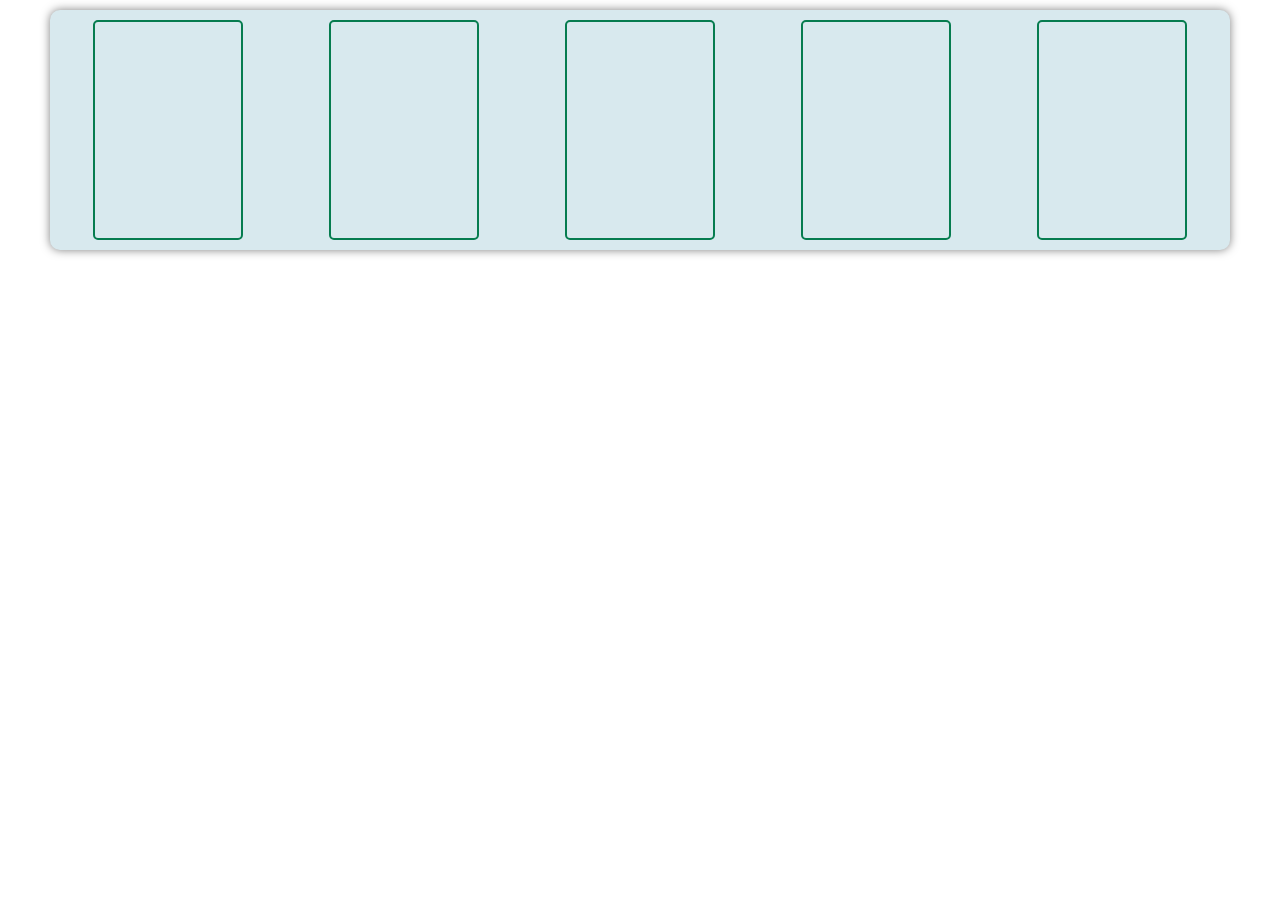
<file: unit_14/homework/index.html>
<!DOCTYPE html>
<html lang="en">

<head>
    <meta charset="UTF-8">
    <meta name="viewport" content="width=device-width, initial-scale=1.0">
    <title>Document</title>
    <link rel="stylesheet" href="css/style.css">
</head>

<body>
    <section class="weather">
        <div class="container">
            <div class="weather__inner">
                <div class="weather__item">
                    <div class="weather__city"></div>
                    <div class="weather__deg deg__today"></div>
                    <div class="weather__img img__today"></div>
                    <div class="weather__date date__today"></div>
                </div>
                <div class="weather__item">
                    <div class="weather__city"></div>
                    <div class="weather__deg"></div>
                    <div class="weather__img"></div>
                    <div class="weather__date"></div>
                </div>
                <div class="weather__item">
                    <div class="weather__city"></div>
                    <div class="weather__deg"></div>
                    <div class="weather__img"></div>
                    <div class="weather__date"></div>
                </div>
                <div class="weather__item">
                    <div class="weather__city"></div>
                    <div class="weather__deg"></div>
                    <div class="weather__img"></div>
                    <div class="weather__date"></div>
                </div>
                <div class="weather__item">
                    <div class="weather__city"></div>
                    <div class="weather__deg"></div>
                    <div class="weather__img"></div>
                    <div class="weather__date"></div>
                </div>
            </div>
        </div>
    </section>
    <div class="out1"></div>
    <div class="out2"></div>
    <script src="js/main.js"></script>
</body>

</html>
</file>
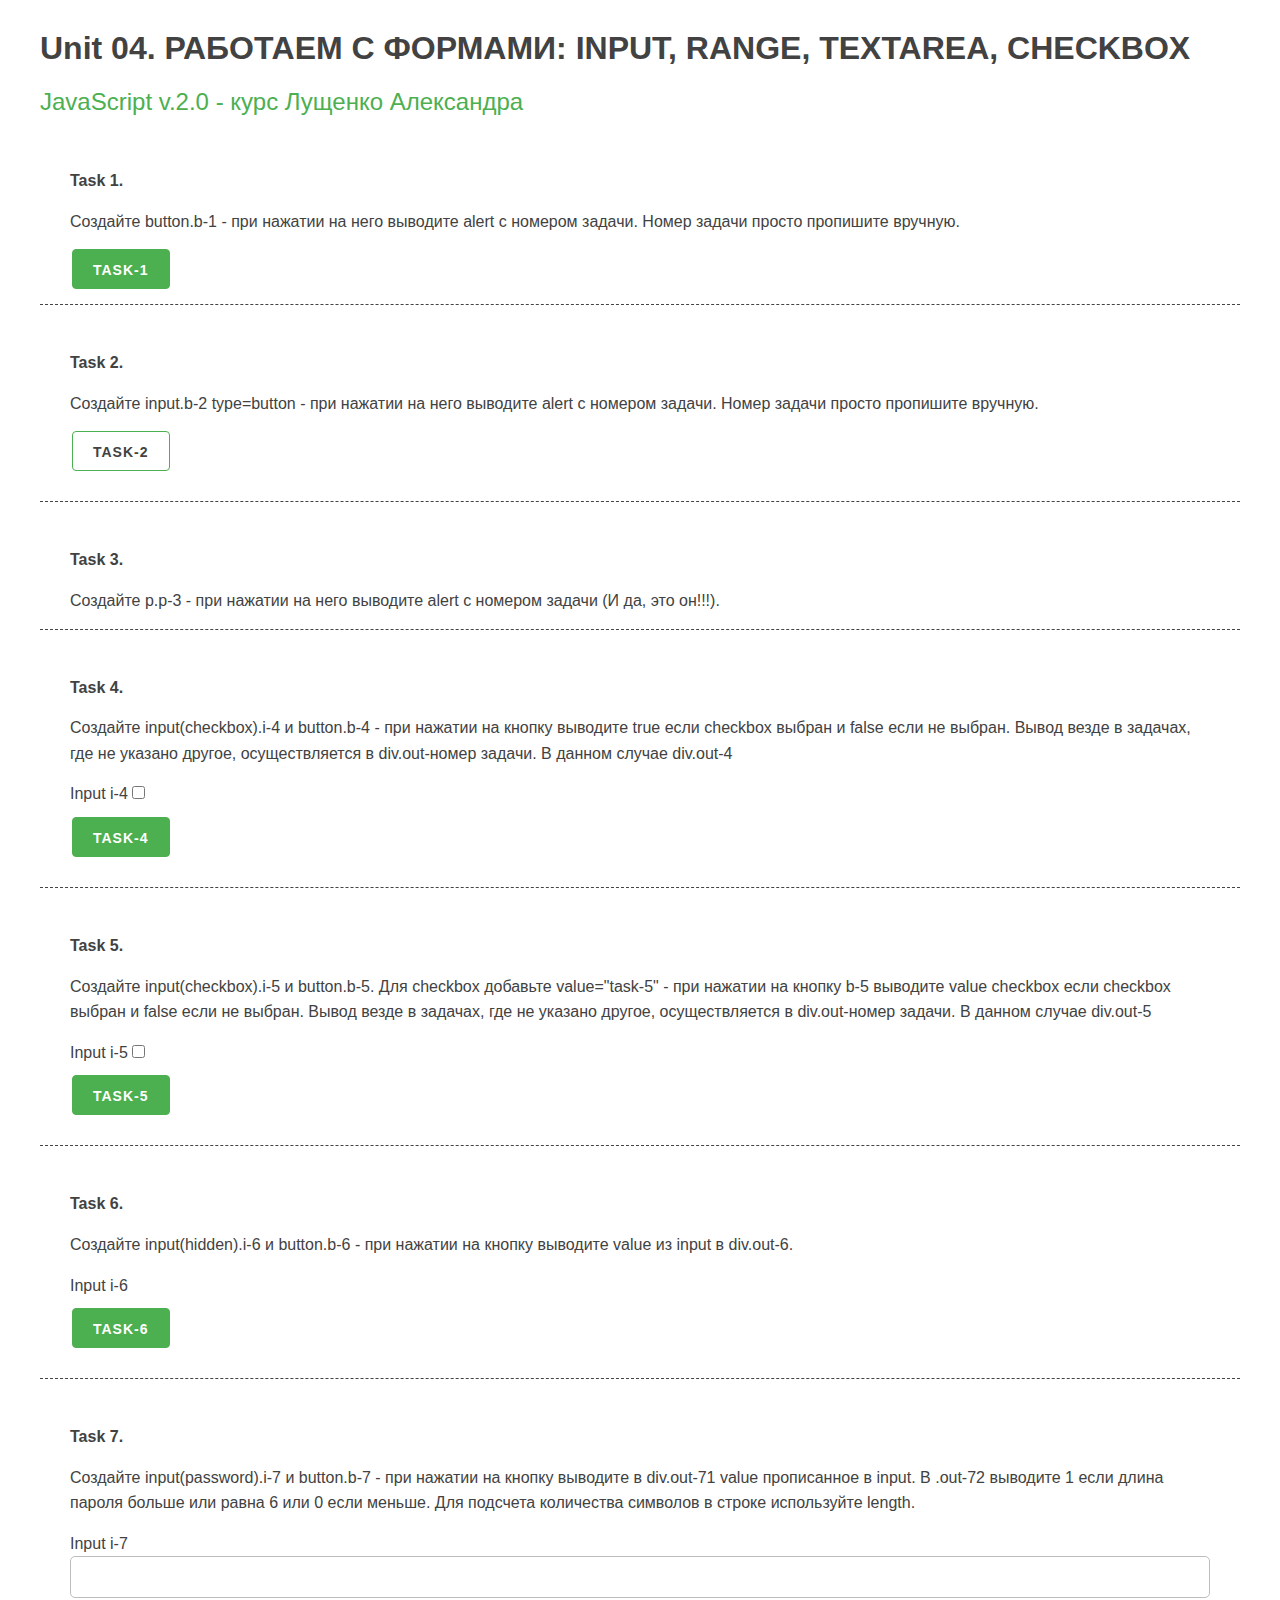
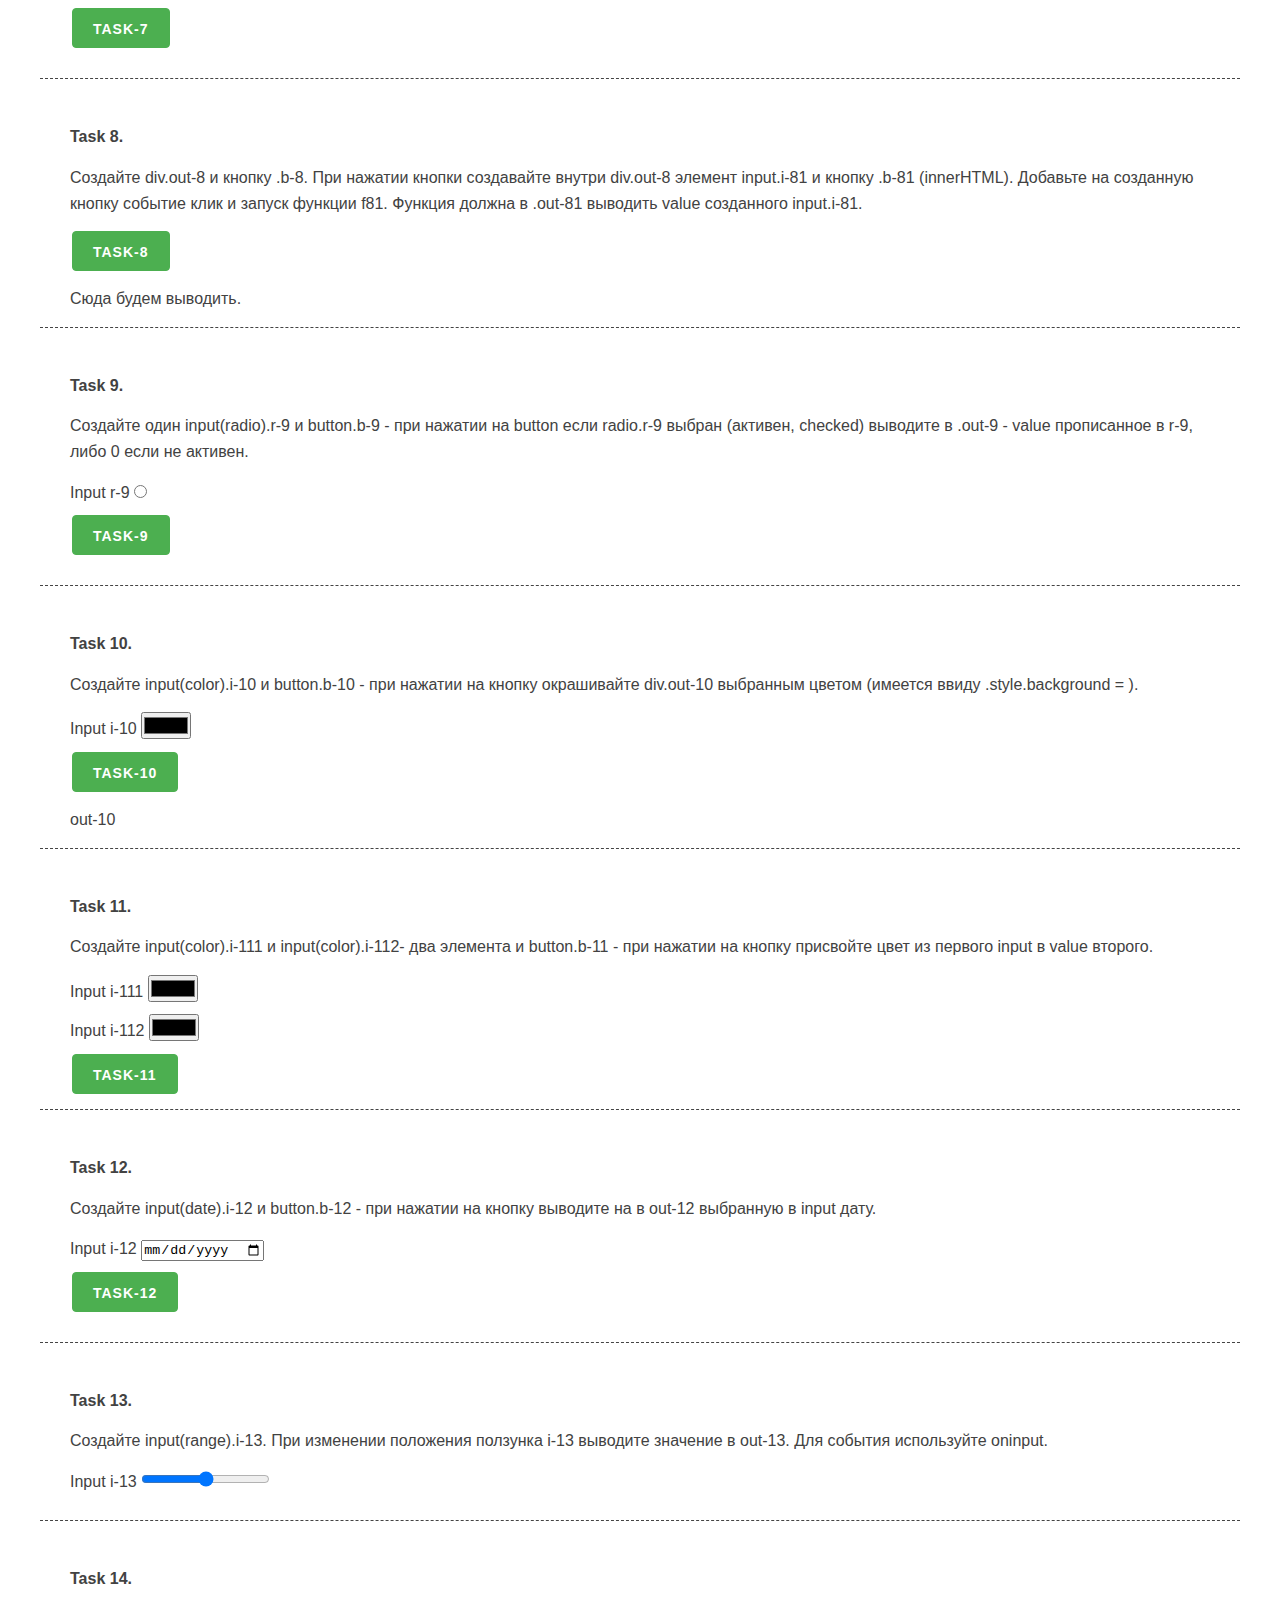
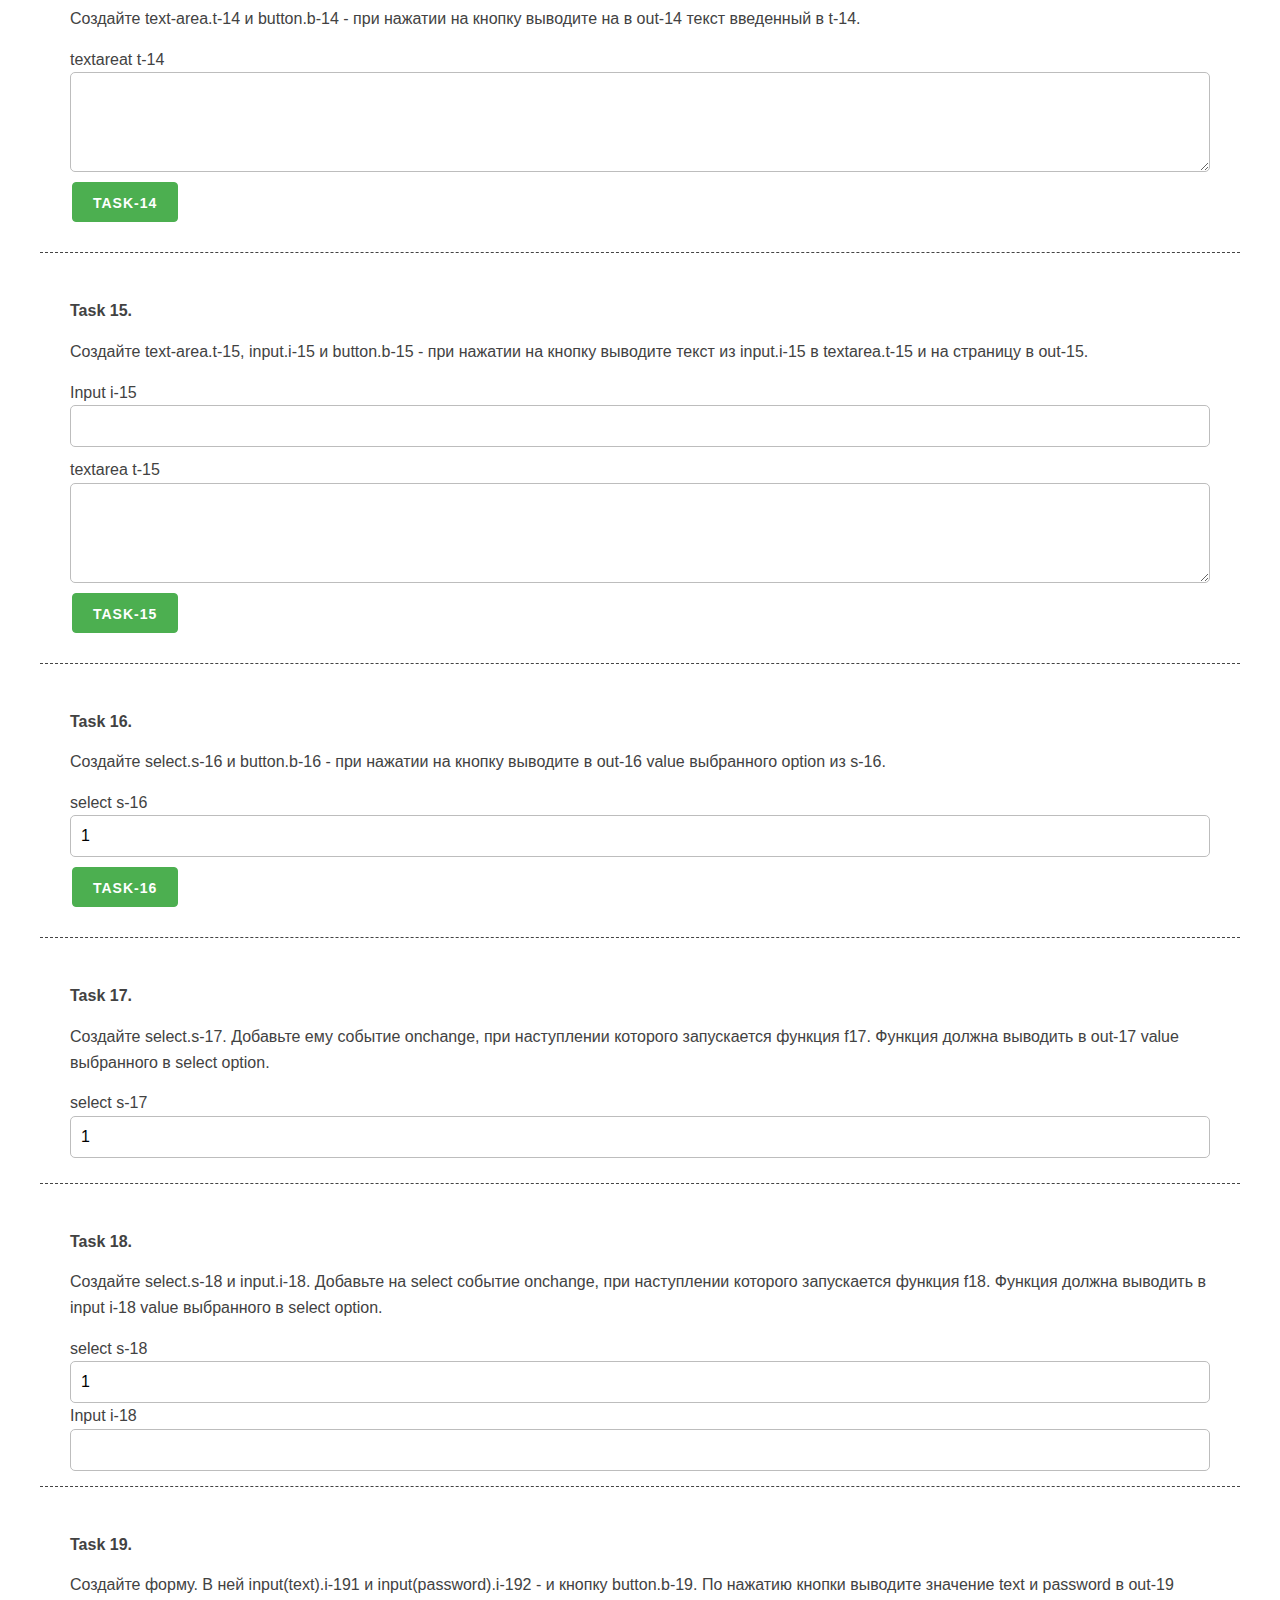
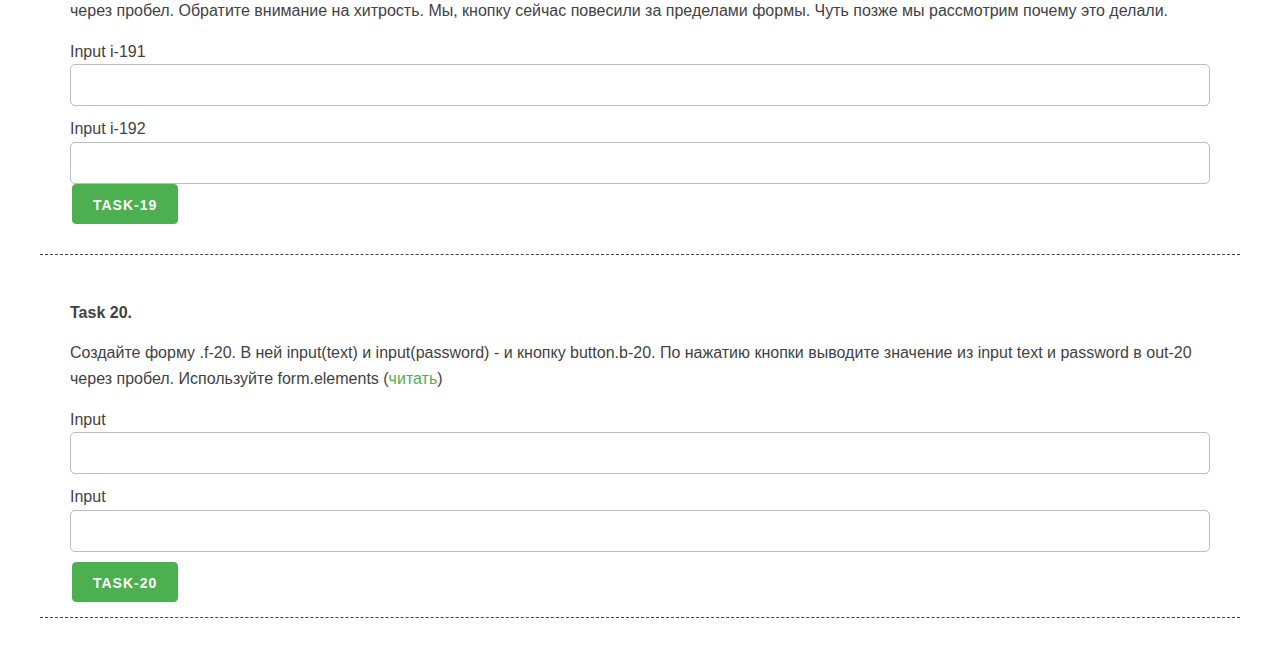
<file: unit 4/unit_04/unit_04.html>
<!DOCTYPE html>
<html lang="en">

<head>
    <meta charset="UTF-8">
    <meta name="viewport" content="width=device-width, initial-scale=1.0">
    <meta http-equiv="X-UA-Compatible" content="ie=edge">
    <link rel="stylesheet" href="css/mustard-ui.min.css">
    <link rel="stylesheet" href="css/style.css">
    <title>Unit 04</title>
</head>

<body>
    <div class="container">
        <h1>Unit 04. РАБОТАЕМ С ФОРМАМИ: INPUT, RANGE, TEXTAREA, CHECKBOX</h1>
        <h2><a href="https://itgid.info/course/javascript-2" target="_blank">JavaScript v.2.0 - курс Лущенко
                Александра</a></h2>

        <section>
            <p><b>Task 1.</b></p>
            <p>Создайте button.b-1 - при нажатии на него выводите alert с номером задачи. Номер задачи просто пропишите вручную.</p>
            <button class="button-primary b-1">Task-1</button>
        </section>

        <section>
            <p><b>Task 2.</b></p>
            <p>Создайте input.b-2 type=button - при нажатии на него выводите alert с номером задачи. Номер задачи просто пропишите вручную. </p>
            <div class="form-control"><input type="button" class="b-2 button-primary" value="Task-2"></div>
        </section>

        <section>
            <p><b>Task 3.</b></p>
            <p class="p-3">Создайте p.p-3 - при нажатии на него выводите alert с номером задачи (И да, это он!!!).</p>
        </section>

        <section>
            <p><b>Task 4.</b></p>
            <p>Создайте input(checkbox).i-4 и button.b-4 - при нажатии на кнопку выводите true если checkbox выбран и
                false если не выбран. Вывод везде в задачах, где не указано другое, осуществляется в div.out-номер
                задачи. В данном случае div.out-4
            </p>
            <div class="form-control">Input i-4 <input type="checkbox" class="i-4"></div>
            <button class="button-primary b-4">Task-4</button>
            <div class="out-4"></div>
        </section>

        <section>
            <p><b>Task 5.</b></p>
            <p>Создайте input(checkbox).i-5 и button.b-5. Для checkbox добавьте value="task-5" - при нажатии на кнопку
                b-5 выводите value checkbox если checkbox выбран и false если не выбран. Вывод везде в задачах, где не
                указано другое, осуществляется в div.out-номер задачи. В данном случае div.out-5</p>
            <div class="form-control">Input i-5 <input type="checkbox" class="i-5" value="task-5"></div>
            <button class="button-primary b-5">Task-5</button>
            <div class="out-5"></div>
        </section>

        <section>
            <p><b>Task 6.</b></p>
            <p>Создайте input(hidden).i-6 и button.b-6 - при нажатии на кнопку выводите value из input в div.out-6.</p>
            <div class="form-control">Input i-6 <input type="hidden" class="i-6" value="8987"></div>
            <button class="button-primary b-6">Task-6</button>
            <div class="out-6"></div>
        </section>

        <section>
            <p><b>Task 7.</b></p>
            <p>Создайте input(password).i-7 и button.b-7 - при нажатии на кнопку выводите в div.out-71 value прописанное
                в input. В .out-72 выводите 1 если длина пароля больше или равна 6 или 0 если меньше. Для подсчета
                количества символов в строке используйте length.</p>
            <div class="form-control">Input i-7 <input type="password" class="i-7"></div>
            <button class="button-primary b-7">Task-7</button>
            <div class="out-71"></div>
            <div class="out-72"></div>
        </section>

        <section>
            <p><b>Task 8.</b></p>
            <p>Создайте div.out-8 и кнопку .b-8. При нажатии кнопки создавайте внутри div.out-8 элемент input.i-81 и
                кнопку .b-81 (innerHTML). Добавьте на созданную кнопку событие клик и запуск функции f81. Функция должна
                в .out-81 выводить value созданного input.i-81.</p>
            <button class="button-primary b-8">Task-8</button>
            <div class="out-8"></div>
            <div class="out-81">Сюда будем выводить.</div>

        </section>

        <section>
            <p><b>Task 9.</b></p>
            <p>Создайте один input(radio).r-9 и button.b-9 - при нажатии на button если radio.r-9 выбран (активен,
                checked) выводите в .out-9 - value прописанное в r-9, либо 0 если не активен.
            </p>
            <div class="form-control">Input r-9 <input type="radio" class="r-9" value="6572"></div>

            <button class="button-primary b-9">Task-9</button>
            <div class="out-9"></div>
        </section>

        <section>
            <p><b>Task 10.</b></p>
            <p>Создайте input(color).i-10 и button.b-10 - при нажатии на кнопку окрашивайте div.out-10 выбранным цветом (имеется ввиду .style.background = ).
            </p>
            <div class="form-control">Input i-10 <input type="color" class="i-10"></div>
            <button class="button-primary b-10">Task-10</button>
            <div class="out-10">out-10</div>
        </section>

        <section>
            <p><b>Task 11.</b></p>
            <p>Создайте input(color).i-111 и input(color).i-112- два элемента и button.b-11 - при нажатии на кнопку
                присвойте цвет из первого input в value второго.</p>
            <div class="form-control">Input i-111 <input type="color" class="i-111"></div>
            <div class="form-control">Input i-112 <input type="color" class="i-112"></div>
            <button class="button-primary b-11">Task-11</button>
        </section>

        <section>
            <p><b>Task 12.</b></p>
            <p>Создайте input(date).i-12 и button.b-12 - при нажатии на кнопку выводите на в out-12 выбранную в input
                дату.</p>
            <div class="form-control">Input i-12 <input type="date" class="i-12"></div>
            <button class="button-primary b-12">Task-12</button>
            <div class="out-12"></div>
        </section>

        <section>
            <p><b>Task 13.</b></p>
            <p>Создайте input(range).i-13. При изменении положения ползунка i-13 выводите значение в out-13. Для события
                используйте oninput.</p>
            <div class="form-control">Input i-13 <input type="range" class="i-13"></div>
            <div class="out-13"></div>
        </section>

        <section>
            <p><b>Task 14.</b></p>
            <p>Создайте text-area.t-14 и button.b-14 - при нажатии на кнопку выводите на в out-14 текст введенный в
                t-14.</p>
            <div class="form-control">textareat t-14 <textarea class="t-14"></textarea></div>
            <button class="button-primary b-14">Task-14</button>
            <div class="out-14"></div>
        </section>

        <section>
            <p><b>Task 15.</b></p>
            <p>Создайте text-area.t-15, input.i-15 и button.b-15 - при нажатии на кнопку выводите текст из input.i-15 в
                textarea.t-15 и на страницу в out-15.</p>
            <div class="form-control">Input i-15 <input type="text" class="i-15"></div>
            <div class="form-control">textarea t-15 <textarea class="t-15"></textarea></div>
            <button class="button-primary b-15">Task-15</button>
            <div class="out-15"></div>
        </section>

        <section>
            <p><b>Task 16.</b></p>
            <p>Создайте select.s-16 и button.b-16 - при нажатии на кнопку выводите в out-16 value выбранного option из
                s-16.</p>
            <div class="form-control"> select s-16
                <select class="s-16">
                    <option value="one">1</option>
                    <option value="two">2</option>
                    <option value="five">5</option>
                </select>
            </div>
            <button class="button-primary b-16">Task-16</button>
            <div class="out-16"></div>
        </section>

        <section>
            <p><b>Task 17.</b></p>
            <p>Создайте select.s-17. Добавьте ему событие onchange, при наступлении которого запускается функция f17.
                Функция должна выводить в out-17 value выбранного в select option.</p>
            <div class="form-control"> select s-17
                <select class="s-17">
                    <option value="one">1</option>
                    <option value="two">2</option>
                    <option value="five">5</option>
                </select>
            </div>
            <div class="out-17"></div>
        </section>

        <section>
            <p><b>Task 18.</b></p>
            <p>Создайте select.s-18 и input.i-18. Добавьте на select событие onchange, при наступлении которого
                запускается функция f18. Функция должна выводить в input i-18 value выбранного в select option.</p>
            <div class="form-control"> select s-18
                <select class="s-18">
                    <option value="one">1</option>
                    <option value="two">2</option>
                    <option value="five">5</option>
                </select>
                <div class="form-control">Input i-18 <input type="text" class="i-18"></div>
            </div>
        </section>

        <section>
            <p><b>Task 19.</b></p>
            <p>Создайте форму. В ней input(text).i-191 и input(password).i-192 - и кнопку button.b-19. По нажатию кнопки
                выводите значение text и password в out-19 через пробел. Обратите внимание на хитрость. Мы, кнопку
                сейчас повесили за пределами формы. Чуть позже мы рассмотрим почему это делали.</p>
            <form action="">
                <div class="form-control">Input i-191 <input type="text" class="i-191"></div>
                <div class="form-control">Input i-192 <input type="password" class="i-192"></div>
            </form>
            <button class="button-primary b-19">Task-19</button>
            <div class="out-19"></div>
        </section>

        <section>
            <p><b>Task 20.</b></p>
            <p>Создайте форму .f-20. В ней input(text) и input(password) - и кнопку button.b-20. По нажатию кнопки
                выводите значение из input text и password в out-20 через пробел. Используйте form.elements (<a
                    target="_blank"
                    href="https://developer.mozilla.org/en-US/docs/Web/API/HTMLFormElement/elements">читать</a>)</p>
            <form class="f-20">
                <div class="form-control">Input <input type="text" name="username"></div>
                <div class="form-control">Input <input type="password" name="password"></div>

                <button class="button-primary b-20">Task-20</button>
            </form>
            <div class="out-20"></div>
        </section>

    </div>

    <script src="unit_04.js"></script>
</body>

</html>
</file>
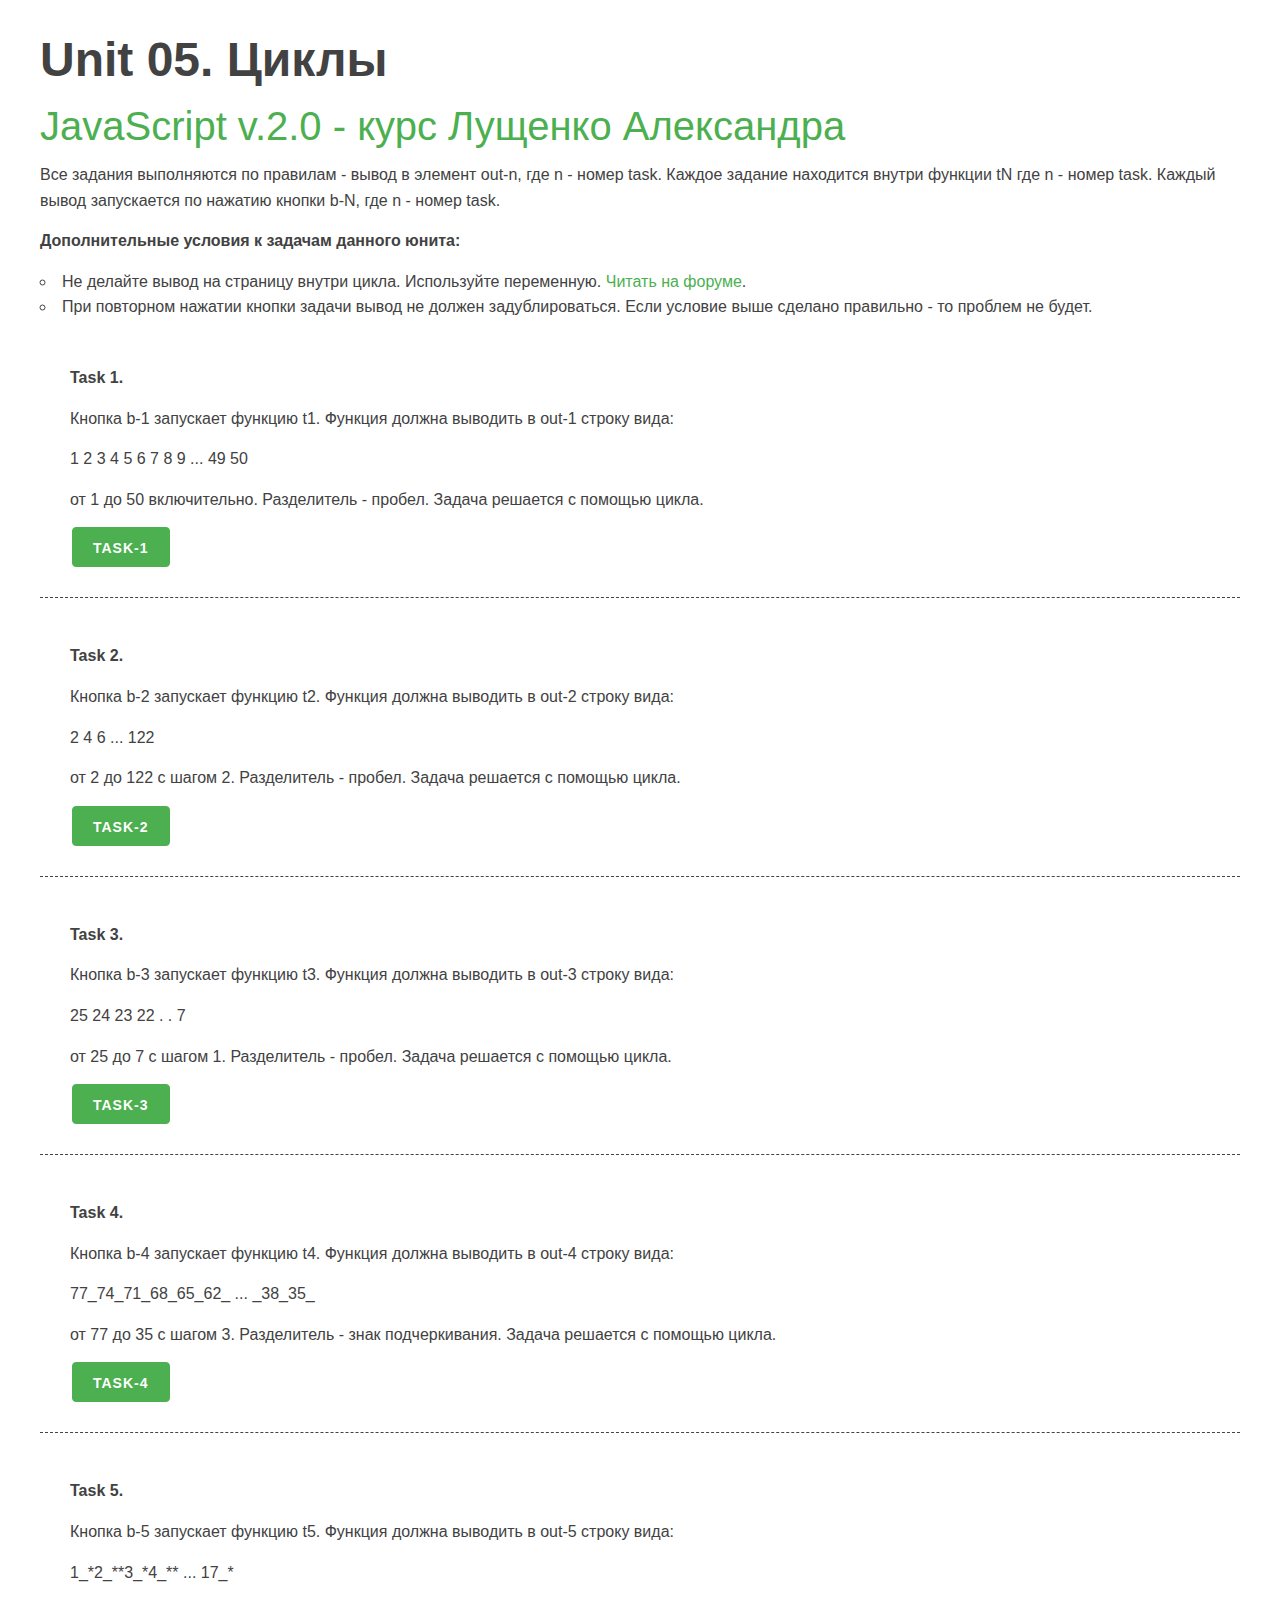
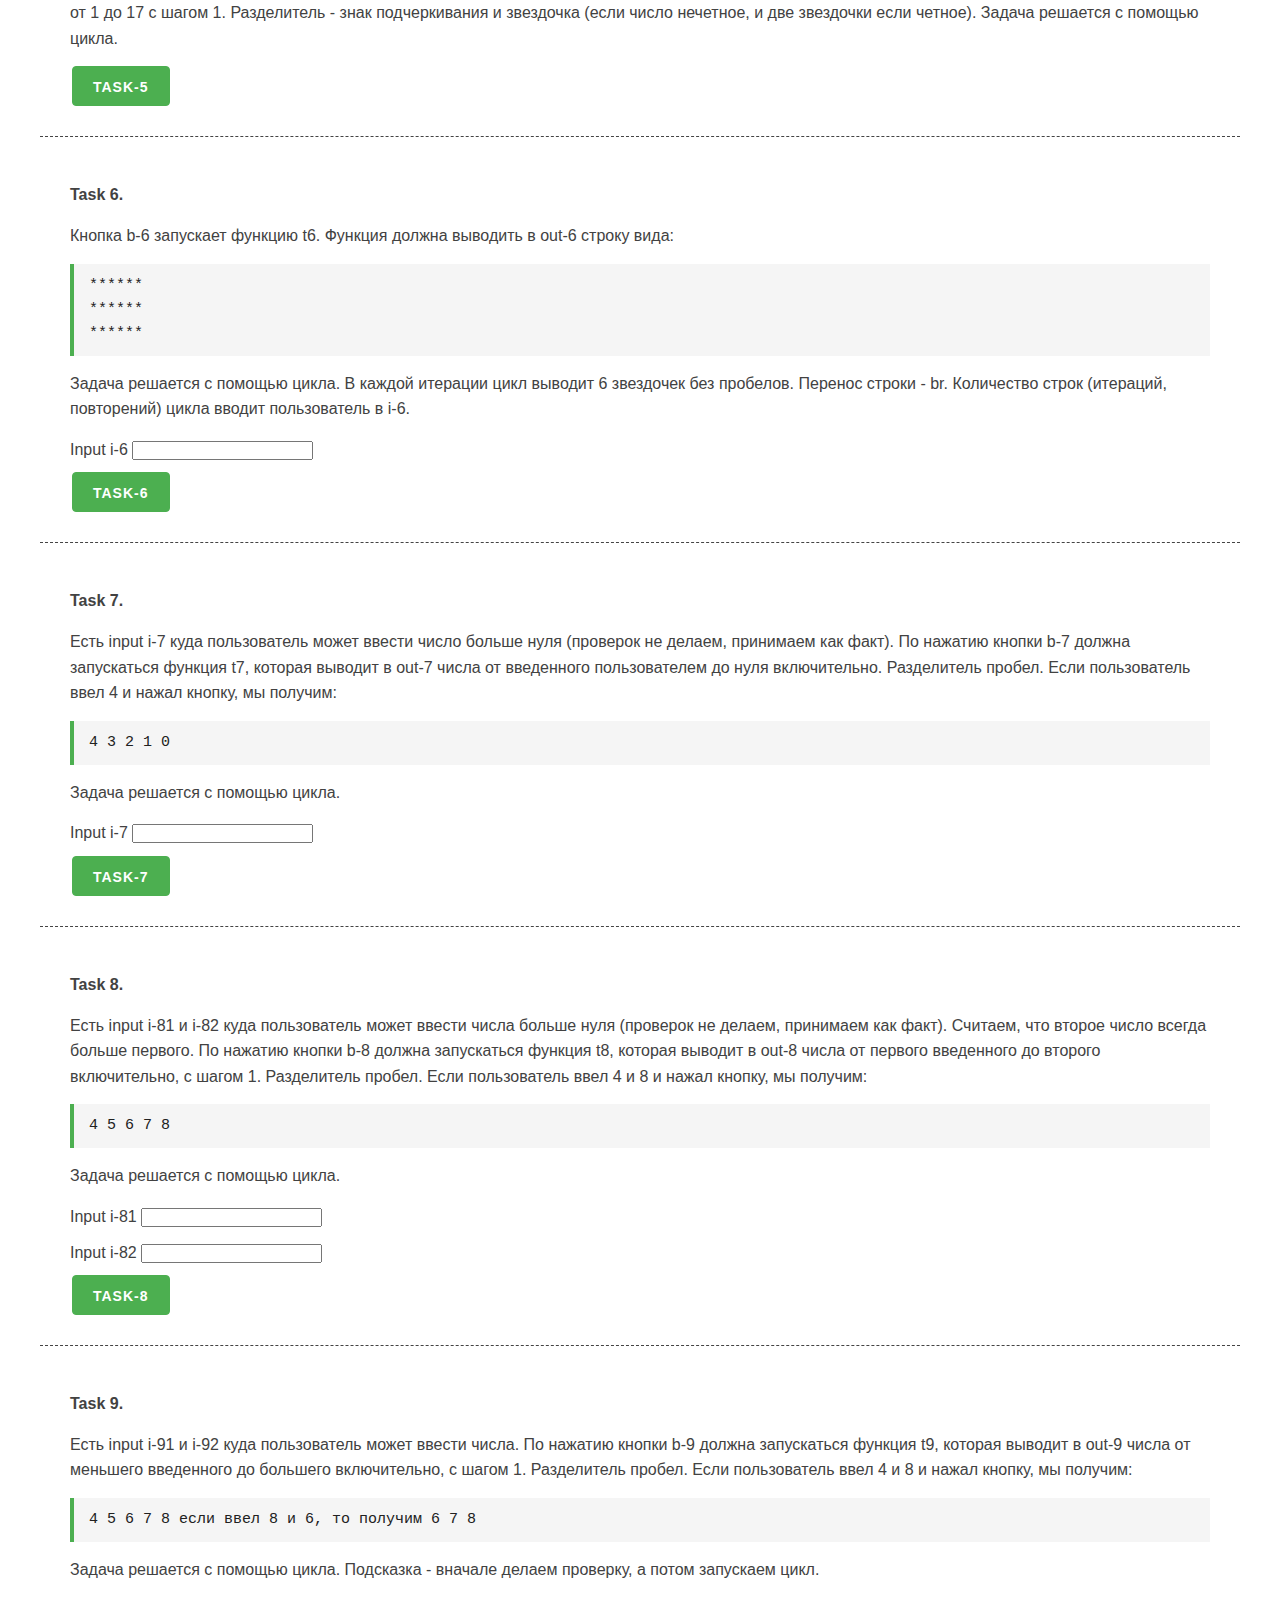
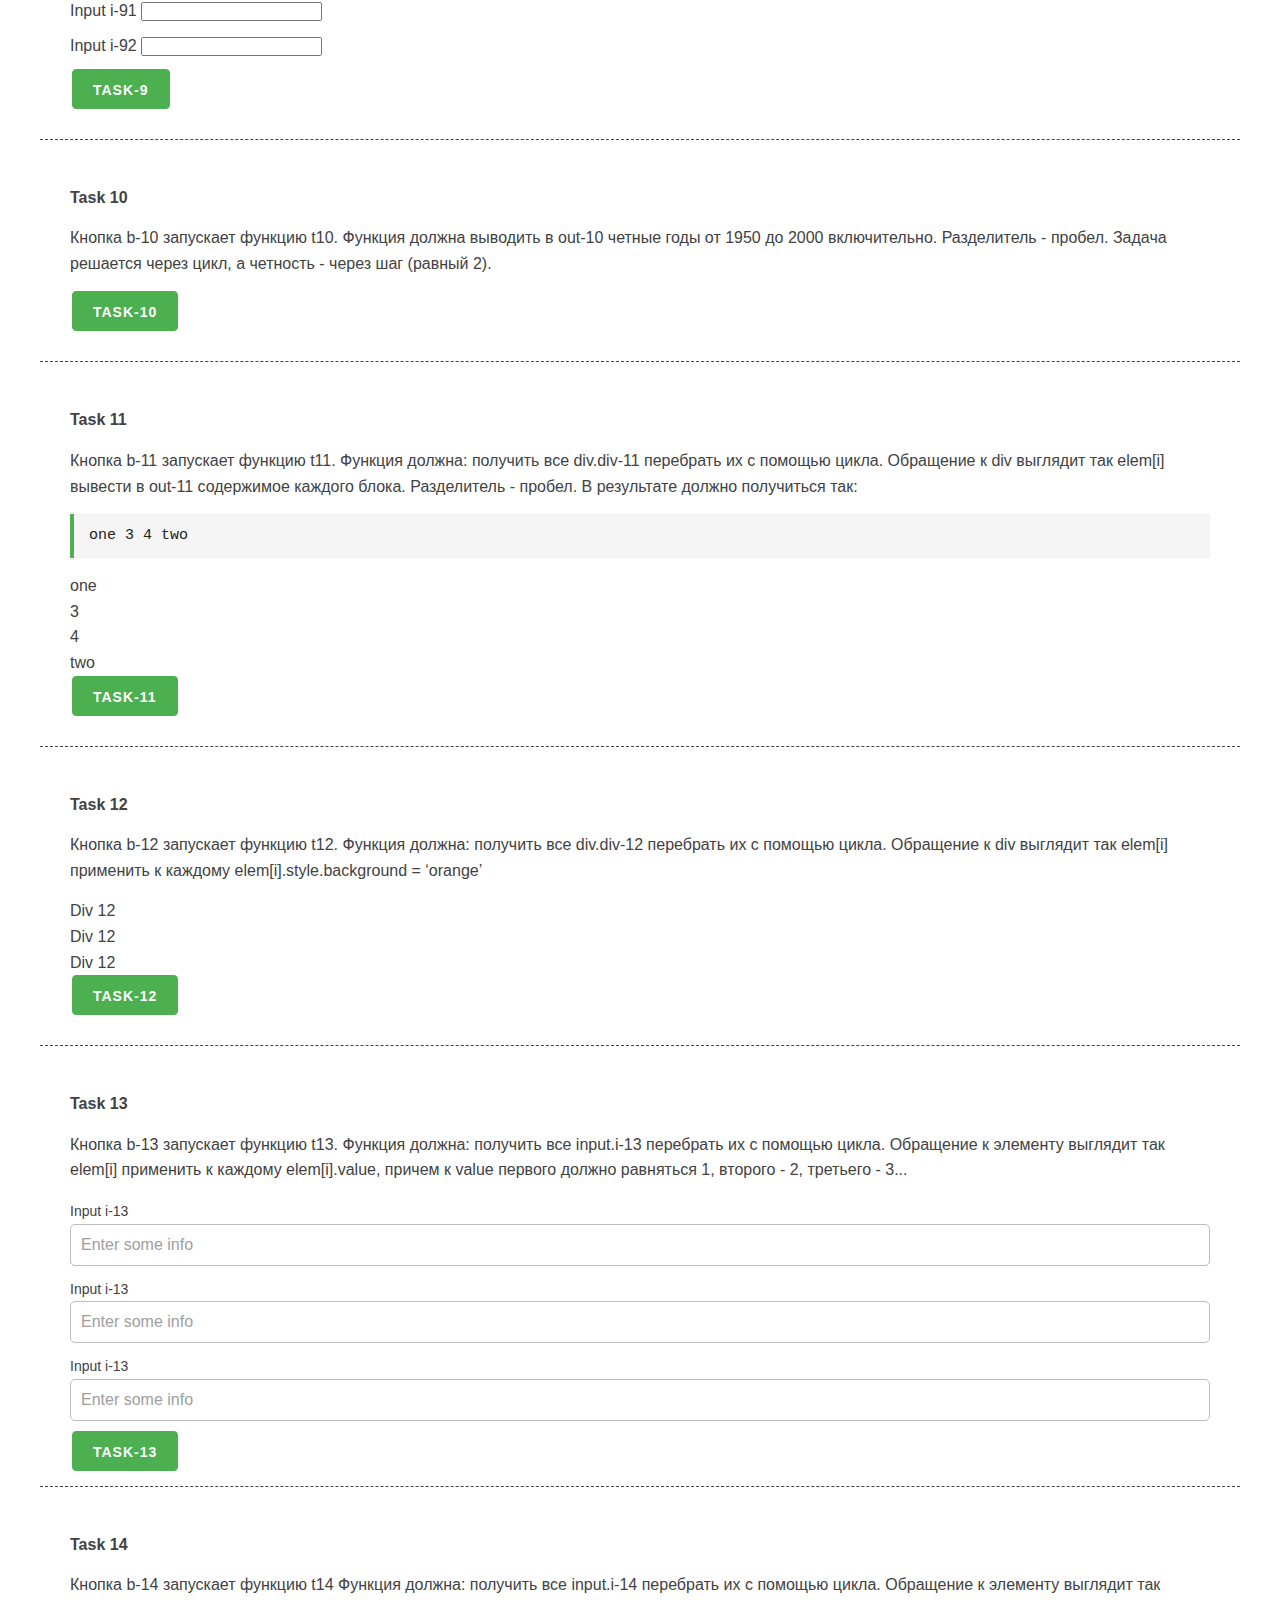
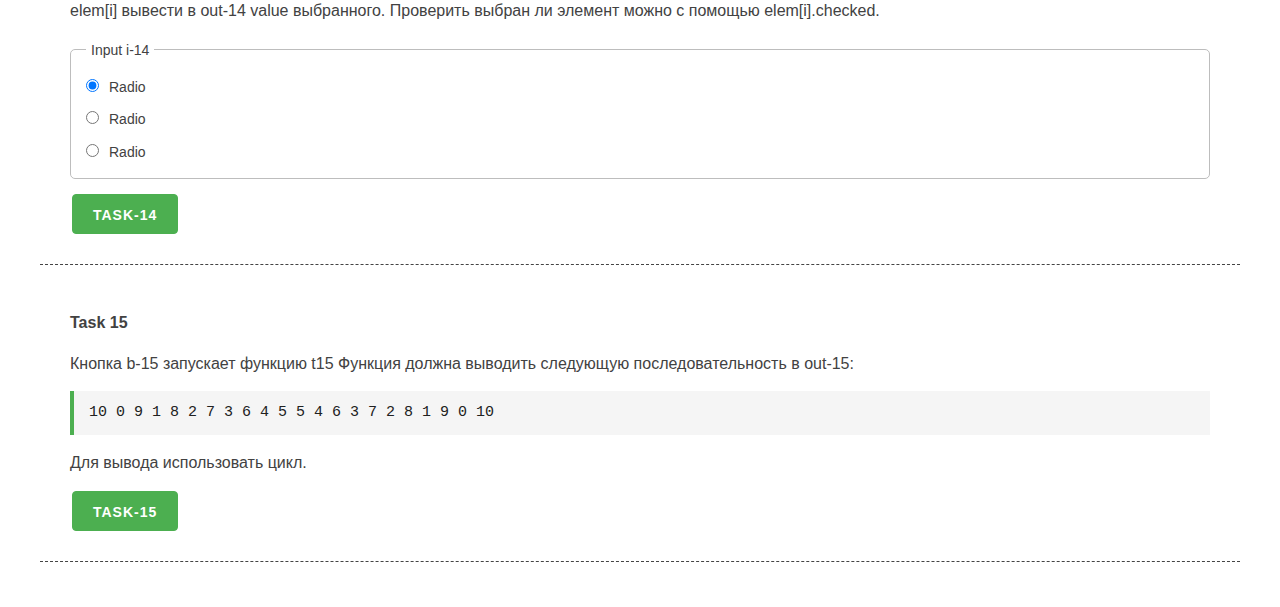
<file: unit 5/unit_05/unit_05.html>
<!DOCTYPE html>
<html lang="en">

<head>
    <meta charset="UTF-8">
    <meta name="viewport" content="width=device-width, initial-scale=1.0">
    <meta http-equiv="X-UA-Compatible" content="ie=edge">
    <link rel="stylesheet" href="css/mustard-ui.min.css">
    <link rel="stylesheet" href="css/style.css">
    <title>Unit 05</title>
</head>

<body>
    <div class="container">
        <h1>Unit 05. Циклы</h1>
        <h2><a href="https://itgid.info/course/javascript-2" target="_blank">JavaScript v.2.0 - курс Лущенко
                Александра</a></h2>
        <p>Все задания выполняются по правилам - вывод в элемент out-n, где n - номер task. Каждое задание находится
            внутри функции tN где n - номер task. Каждый вывод запускается по нажатию кнопки b-N, где n - номер task.
        </p>
        <p><strong>Дополнительные условия к задачам данного юнита:</strong></p>
        <ul>
            <li>Не делайте вывод на страницу внутри цикла. Используйте переменную. <a
                    href="https://itgid.info/forum/post?course=1&unit=28&task=564" target="_blank">Читать на форуме</a>.
            </li>
            <li>При повторном нажатии кнопки задачи вывод не должен задублироваться. Если условие выше сделано правильно
                - то проблем не будет.</li>
        </ul>
        <section>
            <p><b>Task 1.</b></p>
            <p>Кнопка b-1 запускает функцию t1. Функция должна выводить в out-1 строку вида:</p>
            <p>1 2 3 4 5 6 7 8 9 ... 49 50</p>
            от 1 до 50 включительно. Разделитель - пробел. Задача решается с помощью цикла.</p>

            <button class="button-primary b-1">Task-1</button>
            <div class="out-1"></div>
        </section>

        <section>
            <p><b>Task 2.</b></p>
            <p>Кнопка b-2 запускает функцию t2. Функция должна выводить в out-2 строку вида:</p>
            <p>2 4 6 ... 122</p>
            <p>от 2 до 122 c шагом 2. Разделитель - пробел. Задача решается с помощью цикла.</p>
            <button class="button-primary b-2">Task-2</button>
            <div class="out-2"></div>
        </section>

        <section>
            <p><b>Task 3.</b></p>
            <p>Кнопка b-3 запускает функцию t3. Функция должна выводить в out-3 строку вида:</p>
            <p> 25 24 23 22 . . 7</p>
            <p> от 25 до 7 c шагом 1. Разделитель - пробел. Задача решается с помощью цикла.</p>
            <button class="button-primary b-3">Task-3</button>
            <div class="out-3"></div>
        </section>

        <section>
            <p><b>Task 4.</b></p>
            <p>Кнопка b-4 запускает функцию t4. Функция должна выводить в out-4 строку вида: </p>
            <p> 77_74_71_68_65_62_ ... _38_35_ </p>
            <p> от 77 до 35 c шагом 3. Разделитель - знак подчеркивания. Задача решается с помощью цикла.
            </p>
            <button class="button-primary b-4">Task-4</button>
            <div class="out-4"></div>
        </section>

        <section>
            <p><b>Task 5.</b></p>
            <p>Кнопка b-5 запускает функцию t5. Функция должна выводить в out-5 строку вида:</p>
            <p> 1_*2_**3_*4_** ... 17_*</p>
            <p> от 1 до 17 c шагом 1. Разделитель - знак подчеркивания и звездочка (если число нечетное, и две звездочки
                если четное). Задача решается с помощью цикла.
            </p>
            <button class="button-primary b-5">Task-5</button>
            <div class="out-5"></div>
        </section>

        <section>
            <p><b>Task 6.</b></p>
            <p>Кнопка b-6 запускает функцию t6. Функция должна выводить в out-6 строку вида: </p>
            <pre>
                ******<br>
                ******<br>
                ******<br>
            </pre>
            <p> Задача решается с помощью цикла. В каждой итерации цикл выводит 6 звездочек без пробелов. Перенос строки
                - br. Количество строк (итераций, повторений) цикла вводит пользователь в i-6.
            </p>
            <div class="form-control">Input i-6 <input type="number" class="i-6"></div>
            <button class="button-primary b-6">Task-6</button>
            <div class="out-6"></div>
        </section>

        <section>
            <p><b>Task 7.</b></p>
            <p>Есть input i-7 куда пользователь может ввести число больше нуля (проверок не делаем, принимаем как факт).
                По нажатию кнопки b-7 должна запускаться функция t7, которая выводит в out-7 числа от введенного
                пользователем до нуля включительно. Разделитель пробел. Если пользователь ввел 4 и нажал кнопку, мы
                получим:</p>
            <pre>
            4 3 2 1 0
            </pre>
            <p>Задача решается с помощью цикла.</p>
            <div class="form-control">Input i-7 <input type="number" class="i-7"></div>
            <button class="button-primary b-7">Task-7</button>
            <div class="out-7"></div>
        </section>


        <section>
            <p><b>Task 8.</b></p>
            <p>Есть input i-81 и i-82 куда пользователь может ввести числа больше нуля (проверок не делаем, принимаем
                как факт). Считаем, что второе число всегда больше первого. По нажатию кнопки b-8 должна запускаться
                функция t8, которая выводит в out-8 числа от первого введенного до второго включительно, с шагом 1.
                Разделитель пробел. Если пользователь ввел 4 и 8 и нажал кнопку, мы получим:</p>
            <pre>
                4 5 6 7 8
            </pre>
            <p>Задача решается с помощью цикла.</p>
            <div class="form-control">Input i-81 <input type="number" class="i-81"></div>
            <div class="form-control">Input i-82 <input type="number" class="i-82"></div>

            <button class="button-primary b-8">Task-8</button>
            <div class="out-8"></div>
        </section>

        <section>
            <p><b>Task 9.</b></p>
            <p>Есть input i-91 и i-92 куда пользователь может ввести числа. По нажатию кнопки b-9 должна запускаться
                функция t9, которая выводит в out-9 числа от меньшего введенного до большего включительно, с шагом 1.
                Разделитель пробел. Если пользователь ввел 4 и 8 и нажал кнопку, мы получим:</p>
            <pre>
                4 5 6 7 8
                если ввел 8 и 6, то получим
                6 7 8
            </pre>
            <p> Задача решается с помощью цикла. Подсказка - вначале делаем проверку, а потом запускаем цикл.</p>
            <div class="form-control">Input i-91 <input type="number" class="i-91"></div>
            <div class="form-control">Input i-92 <input type="number" class="i-92"></div>
            <button class="button-primary b-9">Task-9</button>
            <div class="out-9"></div>
        </section>

        <section>
            <p><b>Task 10</b></p>
            <p>Кнопка b-10 запускает функцию t10. Функция должна выводить в out-10 четные годы от 1950 до 2000
                включительно. Разделитель - пробел. Задача решается через цикл, а четность - через шаг (равный 2).</p>
            <button class="button-primary b-10">Task-10</button>
            <div class="out-10"></div>
        </section>

        <section>
            <p><b>Task 11</b></p>
            <p>Кнопка b-11 запускает функцию t11. Функция должна:
                получить все div.div-11
                перебрать их с помощью цикла. Обращение к div выглядит так elem[i]
                вывести в out-11 содержимое каждого блока. Разделитель - пробел.
                В результате должно получиться так:</p>
            <pre>
                one 3 4 two
            </pre>
            <div class="div-11">one</div>
            <div class="div-11">3</div>
            <div class="div-11">4</div>
            <div class="div-11">two</div>
            <button class="button-primary b-11">Task-11</button>
            <div class="out-11"></div>
        </section>

        <section>
            <p><b>Task 12</b></p>
            <p>Кнопка b-12 запускает функцию t12. Функция должна:
                получить все div.div-12
                перебрать их с помощью цикла. Обращение к div выглядит так elem[i]
                применить к каждому elem[i].style.background = ‘orange’</p>
            <div class="div-12">Div 12</div>
            <div class="div-12">Div 12</div>
            <div class="div-12">Div 12</div>
            <button class="button-primary b-12">Task-12</button>
            <div class="out-12"></div>
        </section>

        <section>
            <p><b>Task 13</b></p>
            <p>Кнопка b-13 запускает функцию t13. Функция должна:
                получить все input.i-13
                перебрать их с помощью цикла. Обращение к элементу выглядит так elem[i]
                применить к каждому elem[i].value, причем к value первого должно равняться 1, второго - 2, третьего -
                3...
            </p>
            <div class="form-control">
                <label>Input i-13</label>
                <input type="text" placeholder="Enter some info" class="i-13">
            </div>
            <div class="form-control">
                <label>Input i-13</label>
                <input type="text" placeholder="Enter some info" class="i-13">
            </div>
            <div class="form-control">
                <label>Input i-13</label>
                <input type="text" placeholder="Enter some info" class="i-13">
            </div>
            <button class="button-primary b-13">Task-13</button>
        </section>

        <section>
            <p><b>Task 14</b></p>
            <p>Кнопка b-14 запускает функцию t14 Функция должна:
                получить все input.i-14
                перебрать их с помощью цикла. Обращение к элементу выглядит так elem[i]
                вывести в out-14 value выбранного. Проверить выбран ли элемент можно с помощью elem[i].checked.
            </p>
            <fieldset>
                <legend>Input i-14</legend>
                <div class="form-control">
                    <label><input type="radio" name="i-14" class="i-14" checked value="333">Radio</label>
                </div>
                <div class="form-control">
                    <label><input type="radio" name="i-14" class="i-14" value="444">Radio</label>
                </div>
                <div class="form-control">
                    <label><input type="radio" name="i-14" class="i-14" value="555">Radio</label>
                </div>
            </fieldset>
            <button class="button-primary b-14">Task-14</button>
            <div class="out-14"></div>
        </section>

        <section>
            <p><b>Task 15</b></p>
            <p>Кнопка b-15 запускает функцию t15 Функция должна выводить следующую последовательность в out-15:</p>
            <pre>
                10 0 9 1 8 2 7 3 6 4 5 5 4 6 3 7 2 8 1 9 0 10
               </pre>
            <p> Для вывода использовать цикл.
            </p>

            <button class="button-primary b-15">Task-15</button>
            <div class="out-15"></div>
        </section>
    </div>

    <script src="unit_05.js"></script>
</body>

</html>
</file>
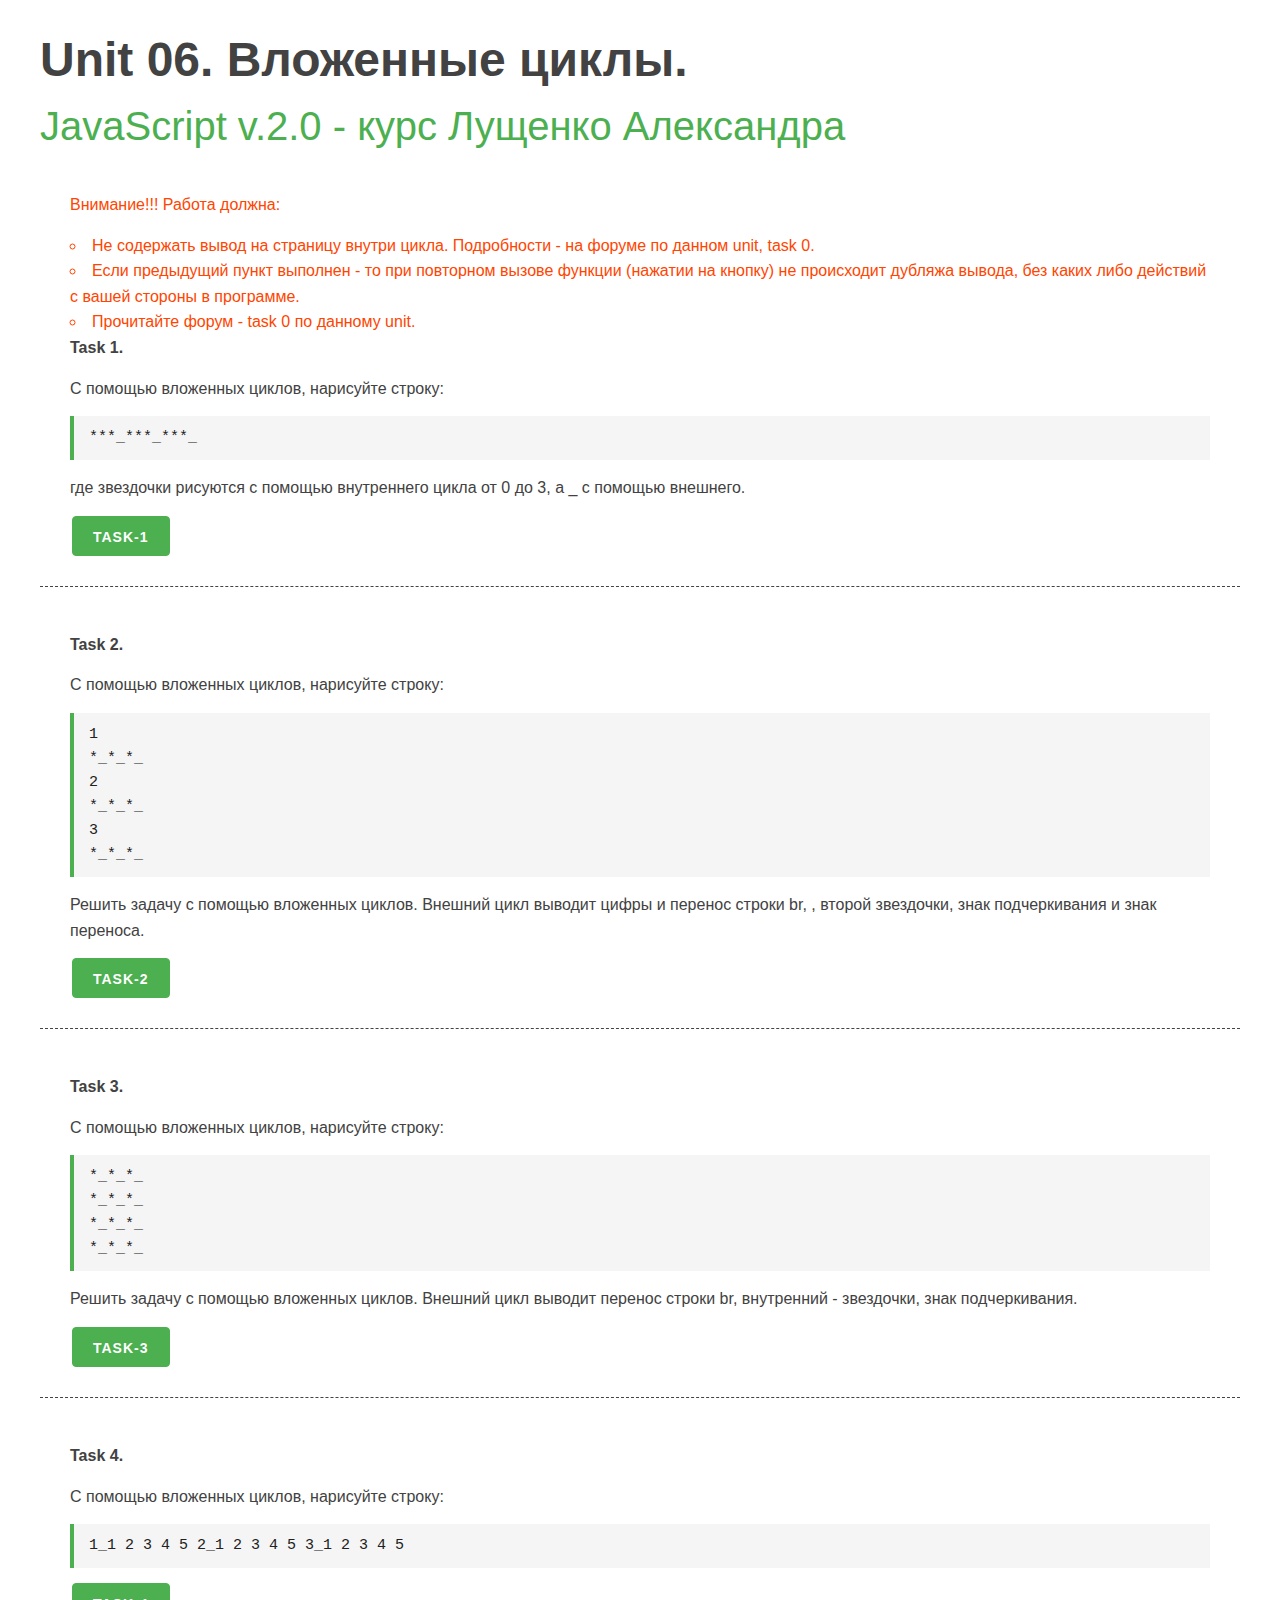
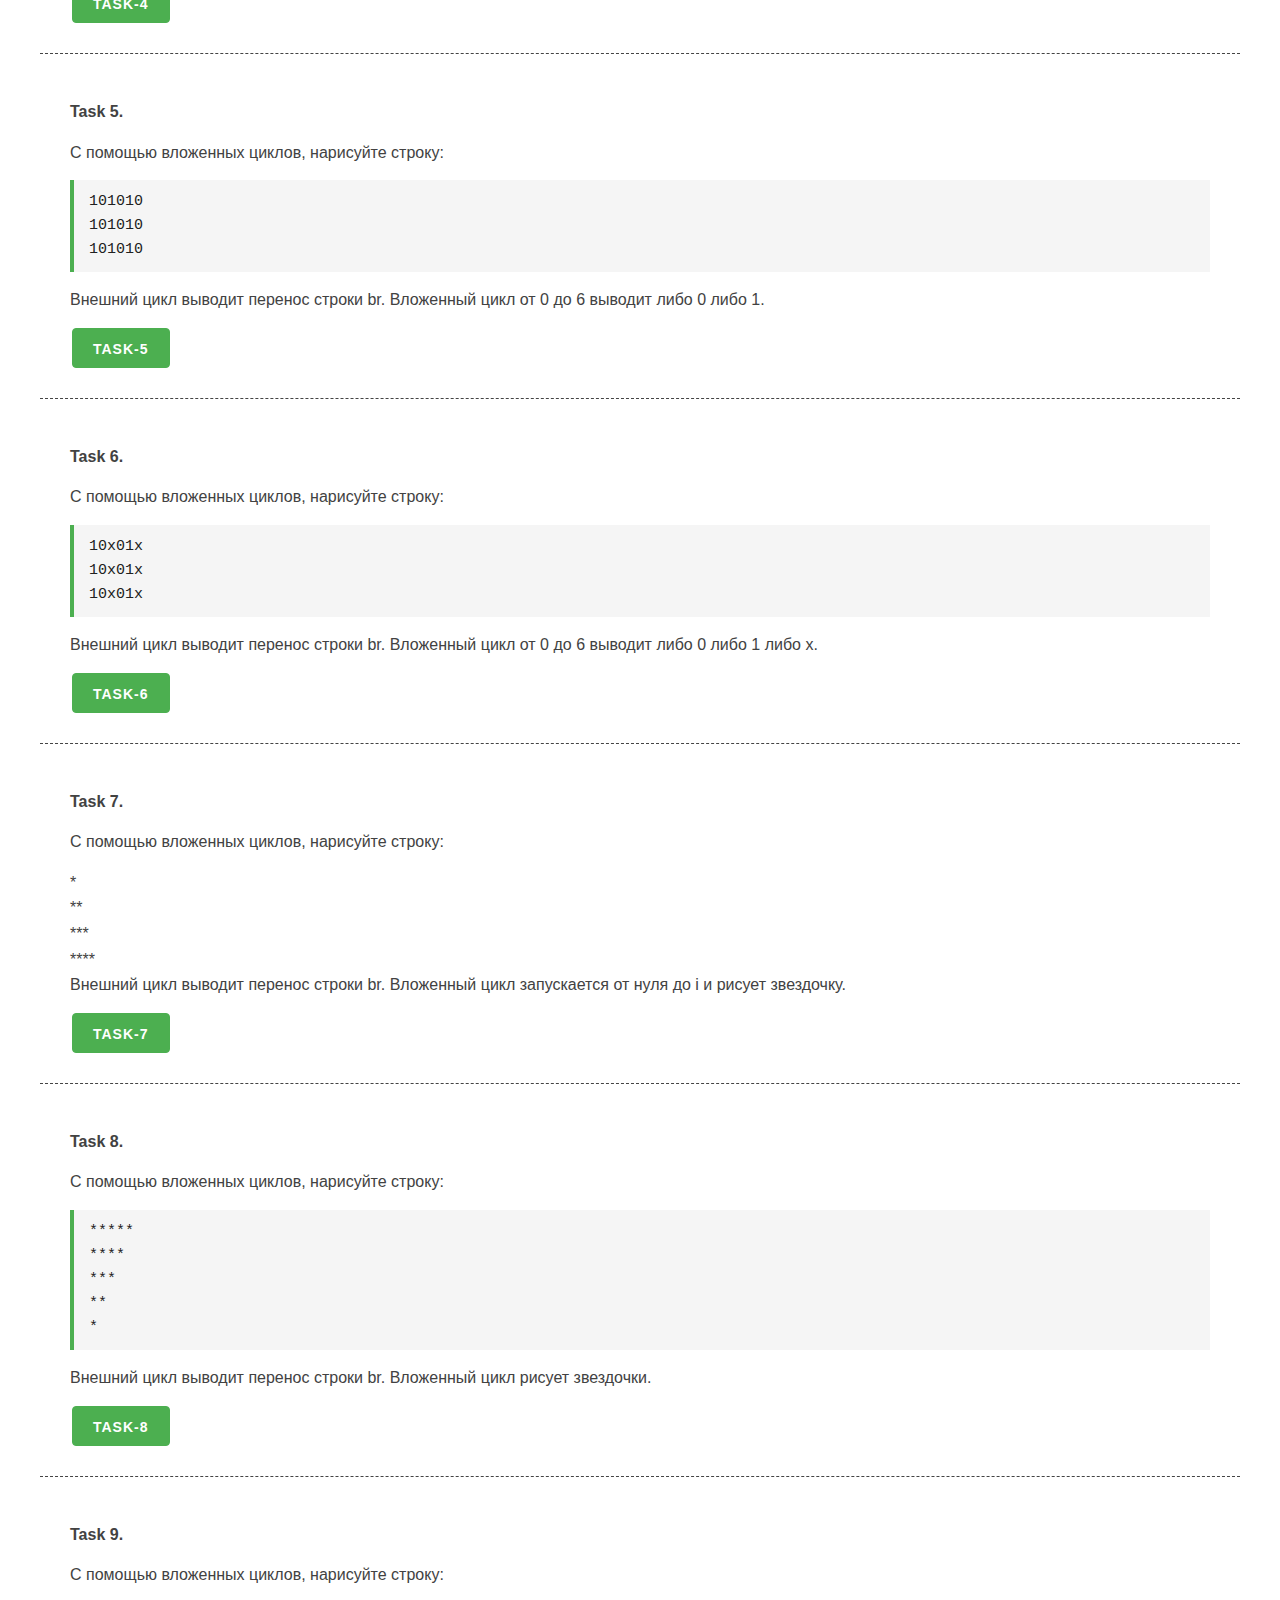
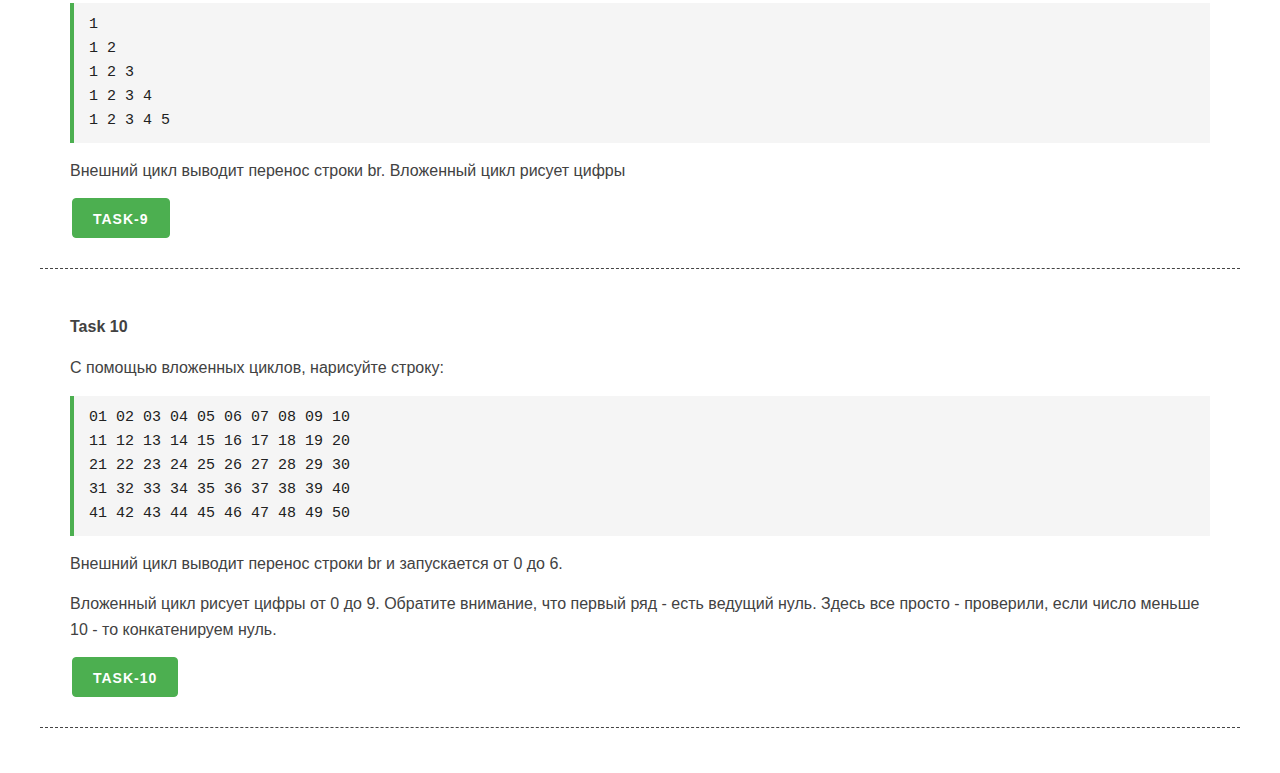
<file: unit 6/unit_06/unit_06.html>
<!DOCTYPE html>
<html lang="en">

<head>
    <meta charset="UTF-8">
    <meta name="viewport" content="width=device-width, initial-scale=1.0">
    <meta http-equiv="X-UA-Compatible" content="ie=edge">
    <link rel="stylesheet" href="css/mustard-ui.min.css">
    <link rel="stylesheet" href="css/style.css">
    <title>Unit 06</title>
</head>

<body>
    <div class="container">
        <h1>Unit 06. Вложенные циклы.</h1>
        <h2><a href="https://itgid.info/course/javascript-2" target="_blank">JavaScript v.2.0 - курс Лущенко
                Александра</a></h2>
        <section>
		<div style="color: orangered">
		<p>Внимание!!! Работа должна:</p>
		<ul>
		  <li>Не содержать вывод на страницу внутри цикла. Подробности - на форуме по данном unit, task 0.</li>
		  <li>Если предыдущий пункт выполнен - то при повторном вызове функции (нажатии на кнопку) не происходит дубляжа вывода, без каких либо действий с вашей стороны  в программе.</li>
		  <li>Прочитайте форум - task 0 по данному unit.</li>
		</ul>
		</div>
            <p><b>Task 1.</b></p>
            <p>С помощью вложенных циклов, нарисуйте строку:</p>
            <pre>
***_***_***_
</pre>
            <p>где звездочки рисуются с помощью внутреннего цикла от 0 до 3, а _ с помощью внешнего.</p>
            <button class="button-primary b-1">Task-1</button>
            <div class="out-1"></div>
        </section>

        <section>
            <p><b>Task 2.</b></p>
            <p>С помощью вложенных циклов, нарисуйте строку:</p>
            <pre>
1<br>
*_*_*_<br>
2<br>
*_*_*_<br>
3<br>
*_*_*_<br>
</pre>
            <p>Решить задачу с помощью вложенных циклов. Внешний цикл выводит цифры и перенос строки br, , второй
                звездочки, знак подчеркивания и знак переноса.</p>
            <button class="button-primary b-2">Task-2</button>
            <div class="out-2"></div>
        </section>

        <section>
            <p><b>Task 3.</b></p>
            <p>С помощью вложенных циклов, нарисуйте строку:</p>
            <pre>
*_*_*_<br>
*_*_*_<br>
*_*_*_<br>
*_*_*_<br>
</pre>
            <p>Решить задачу с помощью вложенных циклов. Внешний цикл выводит перенос строки br, внутренний - звездочки,
                знак подчеркивания.</p>
            <button class="button-primary b-3">Task-3</button>
            <div class="out-3"></div>
        </section>

        <section>
            <p><b>Task 4.</b></p>
            <p>С помощью вложенных циклов, нарисуйте строку:</p>
            <pre>
                1_1 2 3 4 5 2_1 2 3 4 5 3_1 2 3 4 5
</pre>
            <button class="button-primary b-4">Task-4</button>
            <div class="out-4"></div>
        </section>

        <section>
            <p><b>Task 5.</b></p>
            <p>С помощью вложенных циклов, нарисуйте строку:</p>
            <pre>
101010<br>
101010<br>
101010<br>
</pre>
            <p>Внешний цикл выводит перенос строки br. Вложенный цикл от 0 до 6 выводит либо 0 либо 1.</p>
            <button class="button-primary b-5">Task-5</button>
            <div class="out-5"></div>
        </section>

        <section>
            <p><b>Task 6.</b></p>
            <p>С помощью вложенных циклов, нарисуйте строку:</p>
            <pre>
 10x01x<br>
 10x01x<br>
 10x01x<br>
</pre>
            <p>Внешний цикл выводит перенос строки br. Вложенный цикл от 0 до 6 выводит либо 0 либо 1 либо х.</p>
            <button class="button-primary b-6">Task-6</button>
            <div class="out-6"></div>
        </section>

        <section>
            <p><b>Task 7.</b></p>
            <p>С помощью вложенных циклов, нарисуйте строку:</p>
            *<br>
            **<br>
            ***<br>
            ****<br>
            </pre>
            <p>Внешний цикл выводит перенос строки br. Вложенный цикл запускается от нуля до i и рисует звездочку.</p>
            <button class="button-primary b-7">Task-7</button>
            <div class="out-7"></div>
        </section>


        <section>
            <p><b>Task 8.</b></p>
            <p>С помощью вложенных циклов, нарисуйте строку:</p>
            <pre>
*****<br>
****<br>
***<br>
**<br>
*
</pre>
            <p>Внешний цикл выводит перенос строки br. Вложенный цикл рисует звездочки. </p>
            <button class="button-primary b-8">Task-8</button>
            <div class="out-8"></div>
        </section>

        <section>
            <p><b>Task 9.</b></p>
            <p>С помощью вложенных циклов, нарисуйте строку:</p>
            <pre>
1<br>
1 2<br>
1 2 3<br>
1 2 3 4<br>
1 2 3 4 5<br>
</pre>
            <p>Внешний цикл выводит перенос строки br. Вложенный цикл рисует цифры</p>
            <button class="button-primary b-9">Task-9</button>
            <div class="out-9"></div>
        </section>

        <section>
            <p><b>Task 10</b></p>
            <p>С помощью вложенных циклов, нарисуйте строку:</p>
            <pre>
01 02 03 04 05 06 07 08 09 10<br>
11 12 13 14 15 16 17 18 19 20<br>
21 22 23 24 25 26 27 28 29 30<br>
31 32 33 34 35 36 37 38 39 40<br>
41 42 43 44 45 46 47 48 49 50<br>
</pre>
            <p>Внешний цикл выводит перенос строки br и запускается от 0 до 6.</p>
            <p>Вложенный цикл рисует цифры от 0 до 9. Обратите внимание, что первый ряд - есть ведущий нуль. Здесь все
                просто - проверили, если число меньше 10 - то конкатенируем нуль.</p>
            <button class="button-primary b-10">Task-10</button>
            <div class="out-10"></div>
        </section>


    </div>

    <script src="unit_06.js"></script>
</body>

</html>
</file>
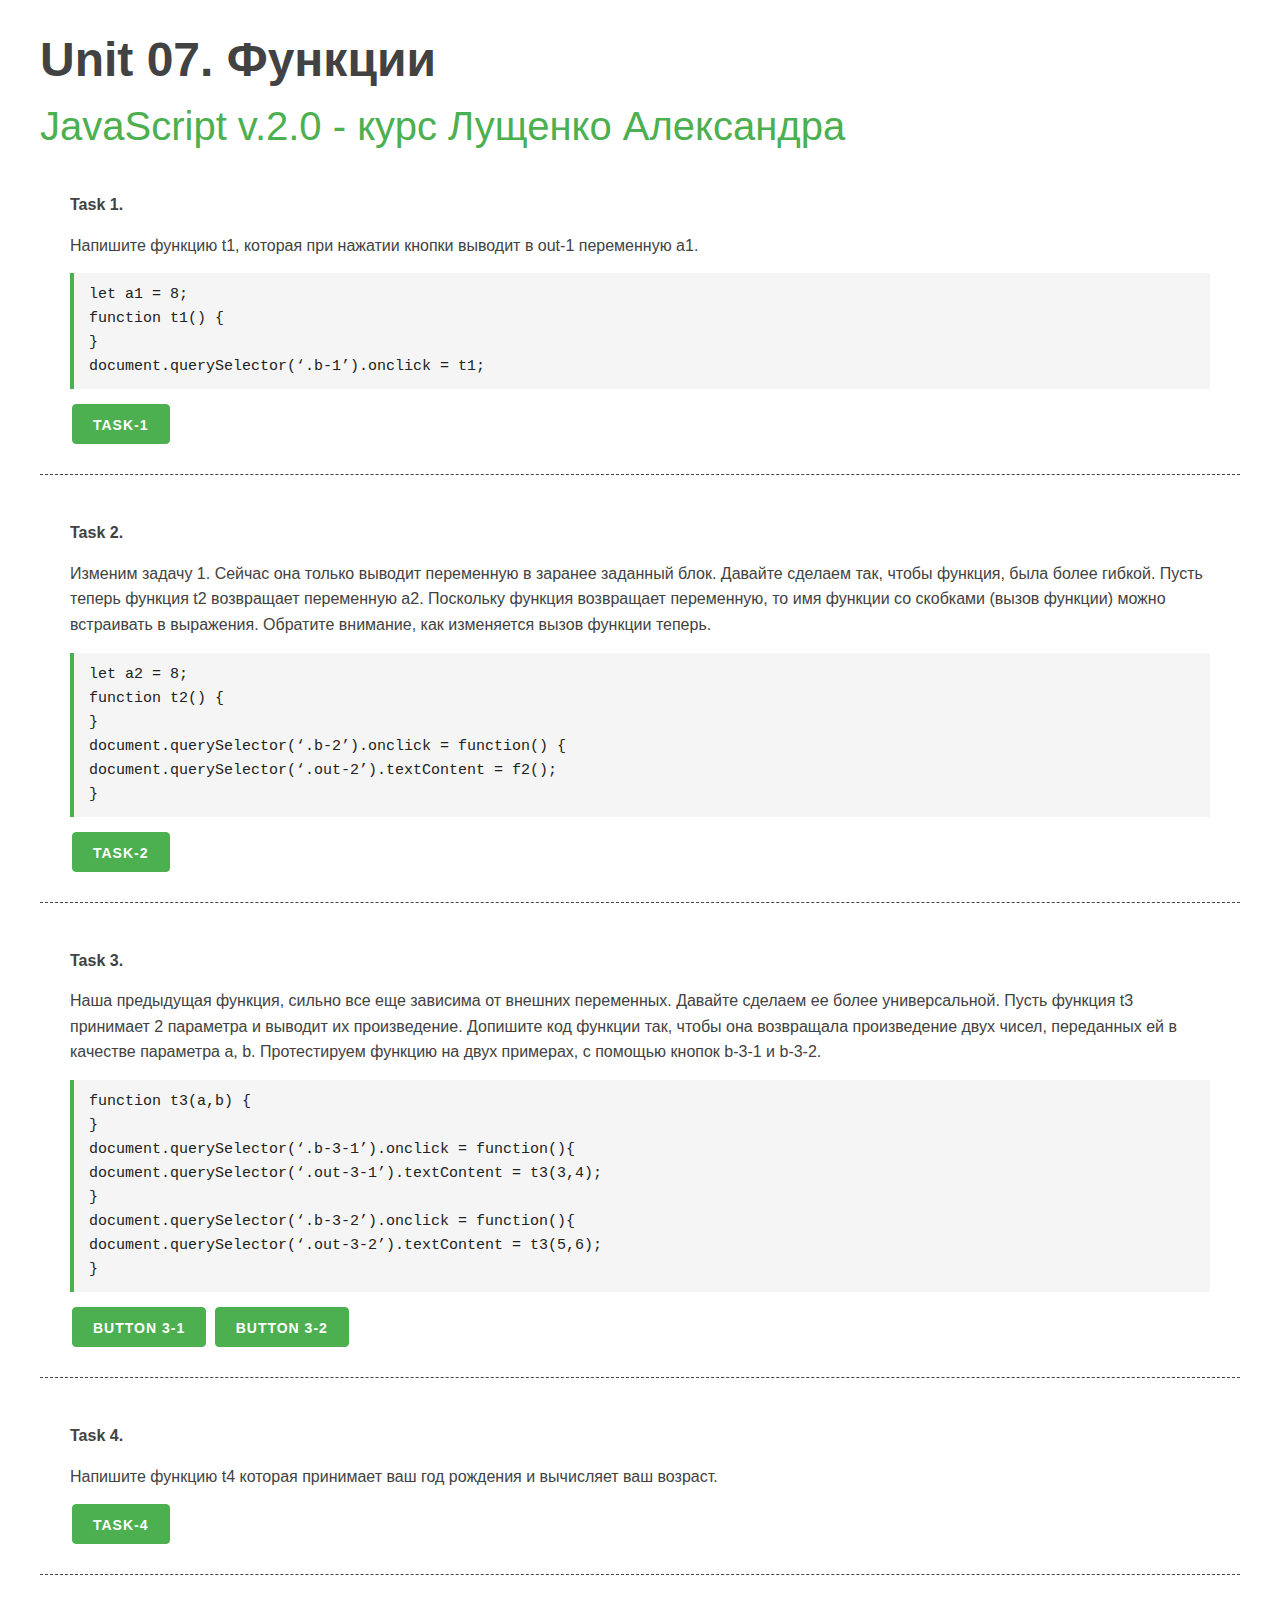
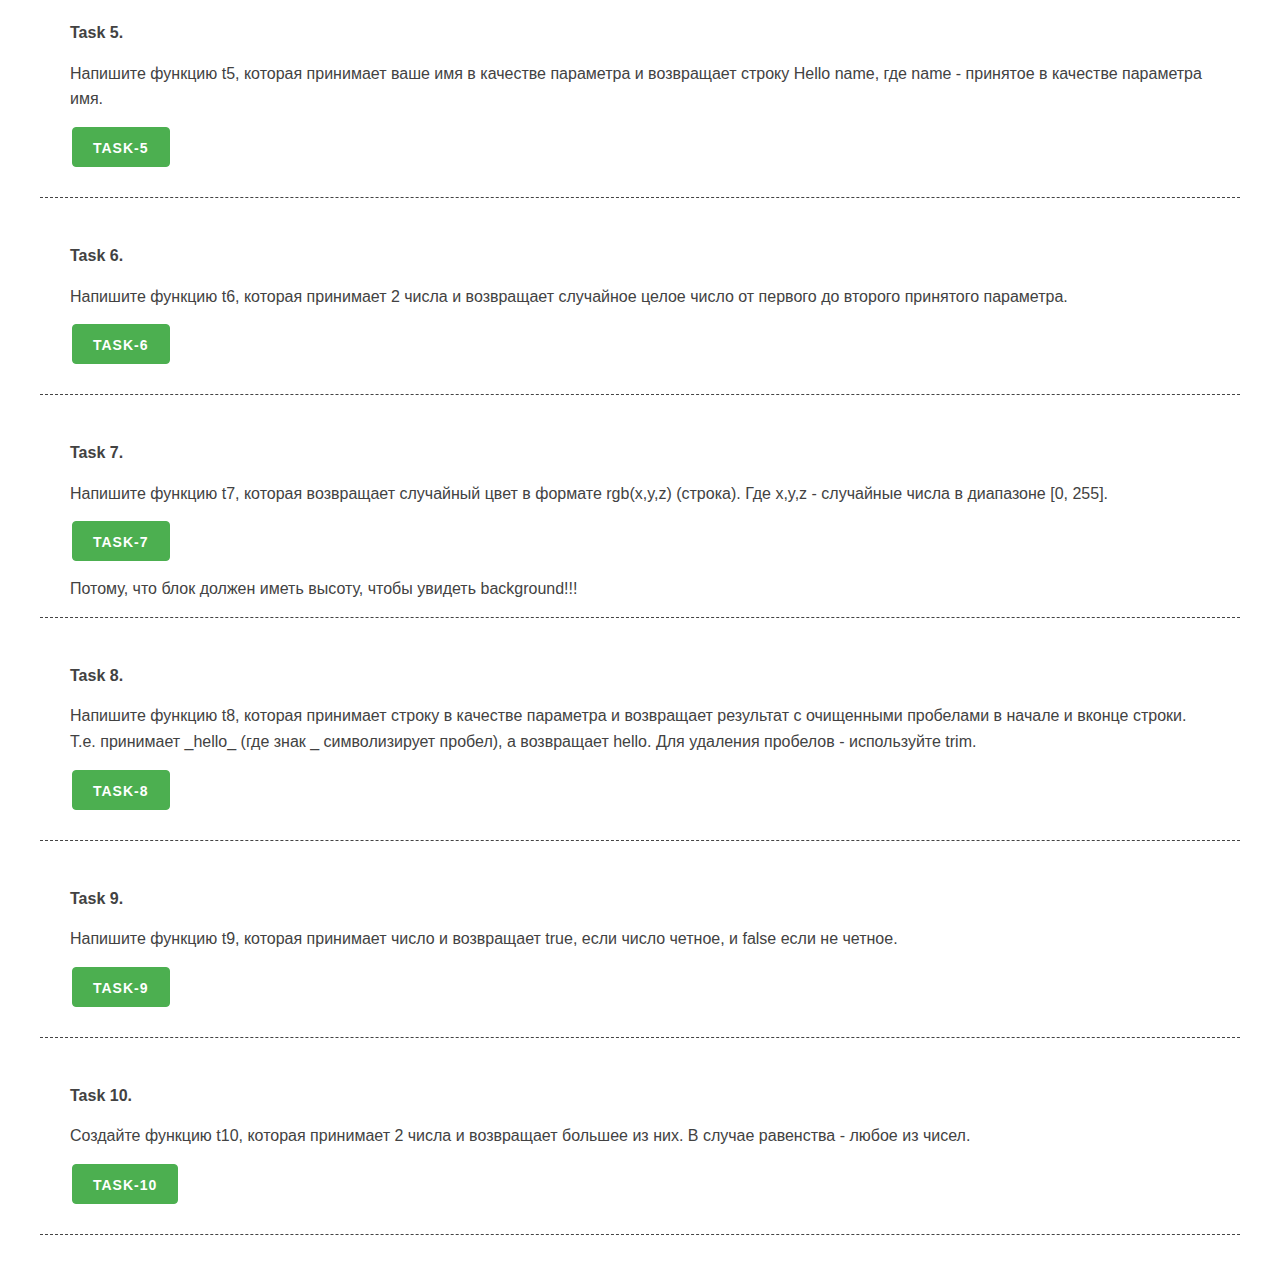
<file: unit 7/unit_07/unit_07.html>
<!DOCTYPE html>
<html lang="en">

<head>
    <meta charset="UTF-8">
    <meta name="viewport" content="width=device-width, initial-scale=1.0">
    <meta http-equiv="X-UA-Compatible" content="ie=edge">
    <link rel="stylesheet" href="css/mustard-ui.min.css">
    <link rel="stylesheet" href="css/style.css">
    <title>Unit 07</title>
</head>

<body>
    <div class="container">
        <h1>Unit 07. Функции</h1>
        <h2><a href="https://itgid.info/course/javascript-2" target="_blank">JavaScript v.2.0 - курс Лущенко
                Александра</a></h2>
        <section>
            <p><b>Task 1.</b></p>
            <p>Напишите функцию t1, которая при нажатии кнопки выводит в out-1 переменную a1.</p>
            <pre>
                let a1 = 8;<br>
                function t1() {<br>
                
                }<br>
                document.querySelector(‘.b-1’).onclick = t1;  <br>              
            </pre>
            <button class="button-primary b-1">Task-1</button>
            <div class="out-1"></div>
        </section>

        <section>
            <p><b>Task 2.</b></p>
            <p>Изменим задачу 1. Сейчас она только выводит переменную в заранее заданный блок. Давайте сделаем так,
                чтобы функция, была более гибкой. Пусть теперь функция t2 возвращает переменную a2. Поскольку функция
                возвращает переменную, то имя функции со скобками (вызов функции) можно встраивать в выражения. Обратите
                внимание, как изменяется вызов функции теперь.
            </p>
            <pre>
                let a2 = 8;<br>
                function t2() {<br>
                
                }<br>
                document.querySelector(‘.b-2’).onclick = function() {<br>
                document.querySelector(‘.out-2’).textContent = f2();<br>
                }<br>
                          
            </pre>
            <button class="button-primary b-2">Task-2</button>
            <div class="out-2"></div>
        </section>

        <section>
            <p><b>Task 3.</b></p>
            <p>Наша предыдущая функция, сильно все еще зависима от внешних переменных. Давайте сделаем ее более
                универсальной. Пусть функция t3 принимает 2 параметра и выводит их произведение. Допишите код функции
                так, чтобы она возвращала произведение двух чисел, переданных ей в качестве параметра a, b. Протестируем
                функцию на двух примерах, с помощью кнопок b-3-1 и b-3-2.
            </p>
            <pre>
                function t3(a,b) {<br>

                }<br>
                document.querySelector(‘.b-3-1’).onclick =  function(){<br>
                document.querySelector(‘.out-3-1’).textContent = t3(3,4);<br>
                }<br>
                document.querySelector(‘.b-3-2’).onclick =  function(){<br>
                document.querySelector(‘.out-3-2’).textContent = t3(5,6);<br>
                }<br>
                
                          
            </pre>
            <button class="button-primary b-3-1">button 3-1</button>
            <button class="button-primary b-3-2">button 3-2</button>
            <div class="out-3-1"></div>
            <div class="out-3-2"></div>
        </section>

        <section>
            <p><b>Task 4.</b></p>
            <p>Напишите функцию t4 которая принимает ваш год рождения и вычисляет ваш возраст.</p>
            <button class="button-primary b-4">Task-4</button>
            <div class="out-4"></div>
        </section>

        <section>
            <p><b>Task 5.</b></p>
            <p>Напишите функцию t5, которая принимает ваше имя в качестве параметра и возвращает строку Hello name, где
                name - принятое в качестве параметра имя.</p>
            <button class="button-primary b-5">Task-5</button>
            <div class="out-5"></div>
        </section>

        <section>
            <p><b>Task 6.</b></p>
            <p>Напишите функцию t6, которая принимает 2 числа и возвращает случайное целое число от первого до второго
                принятого параметра.
            </p>
            <button class="button-primary b-6">Task-6</button>
            <div class="out-6"></div>
        </section>

        <section>
            <p><b>Task 7.</b></p>
            <p>Напишите функцию t7, которая возвращает случайный цвет в формате rgb(x,y,z) (строка). Где x,y,z -
                случайные числа в диапазоне [0, 255].
            </p>
            <button class="button-primary b-7">Task-7</button>
            <div class="out-7">Потому, что блок должен иметь высоту, чтобы увидеть background!!!</div>
        </section>

        <section>
            <p><b>Task 8.</b></p>
            <p>Напишите функцию t8, которая принимает строку в качестве параметра и возвращает результат с очищенными
                пробелами в начале и вконце строки. Т.е. принимает _hello_ (где знак _ символизирует пробел), а
                возвращает hello. Для удаления пробелов - используйте trim.

            </p>
            <button class="button-primary b-8">Task-8</button>
            <div class="out-8"></div>
        </section>

        <section>
            <p><b>Task 9.</b></p>
            <p>Напишите функцию t9, которая принимает число и возвращает true, если число четное, и false если не
                четное.
            </p>
            <button class="button-primary b-9">Task-9</button>
            <div class="out-9"></div>
        </section>

        <section>
            <p><b>Task 10.</b></p>
            <p>Создайте функцию t10, которая принимает 2 числа и возвращает большее из них. В случае равенства - любое
                из чисел.
            </p>
            <button class="button-primary b-10">Task-10</button>
            <div class="out-10"></div>
        </section>

    </div>

    <script src="unit_07.js"></script>
</body>

</html>
</file>
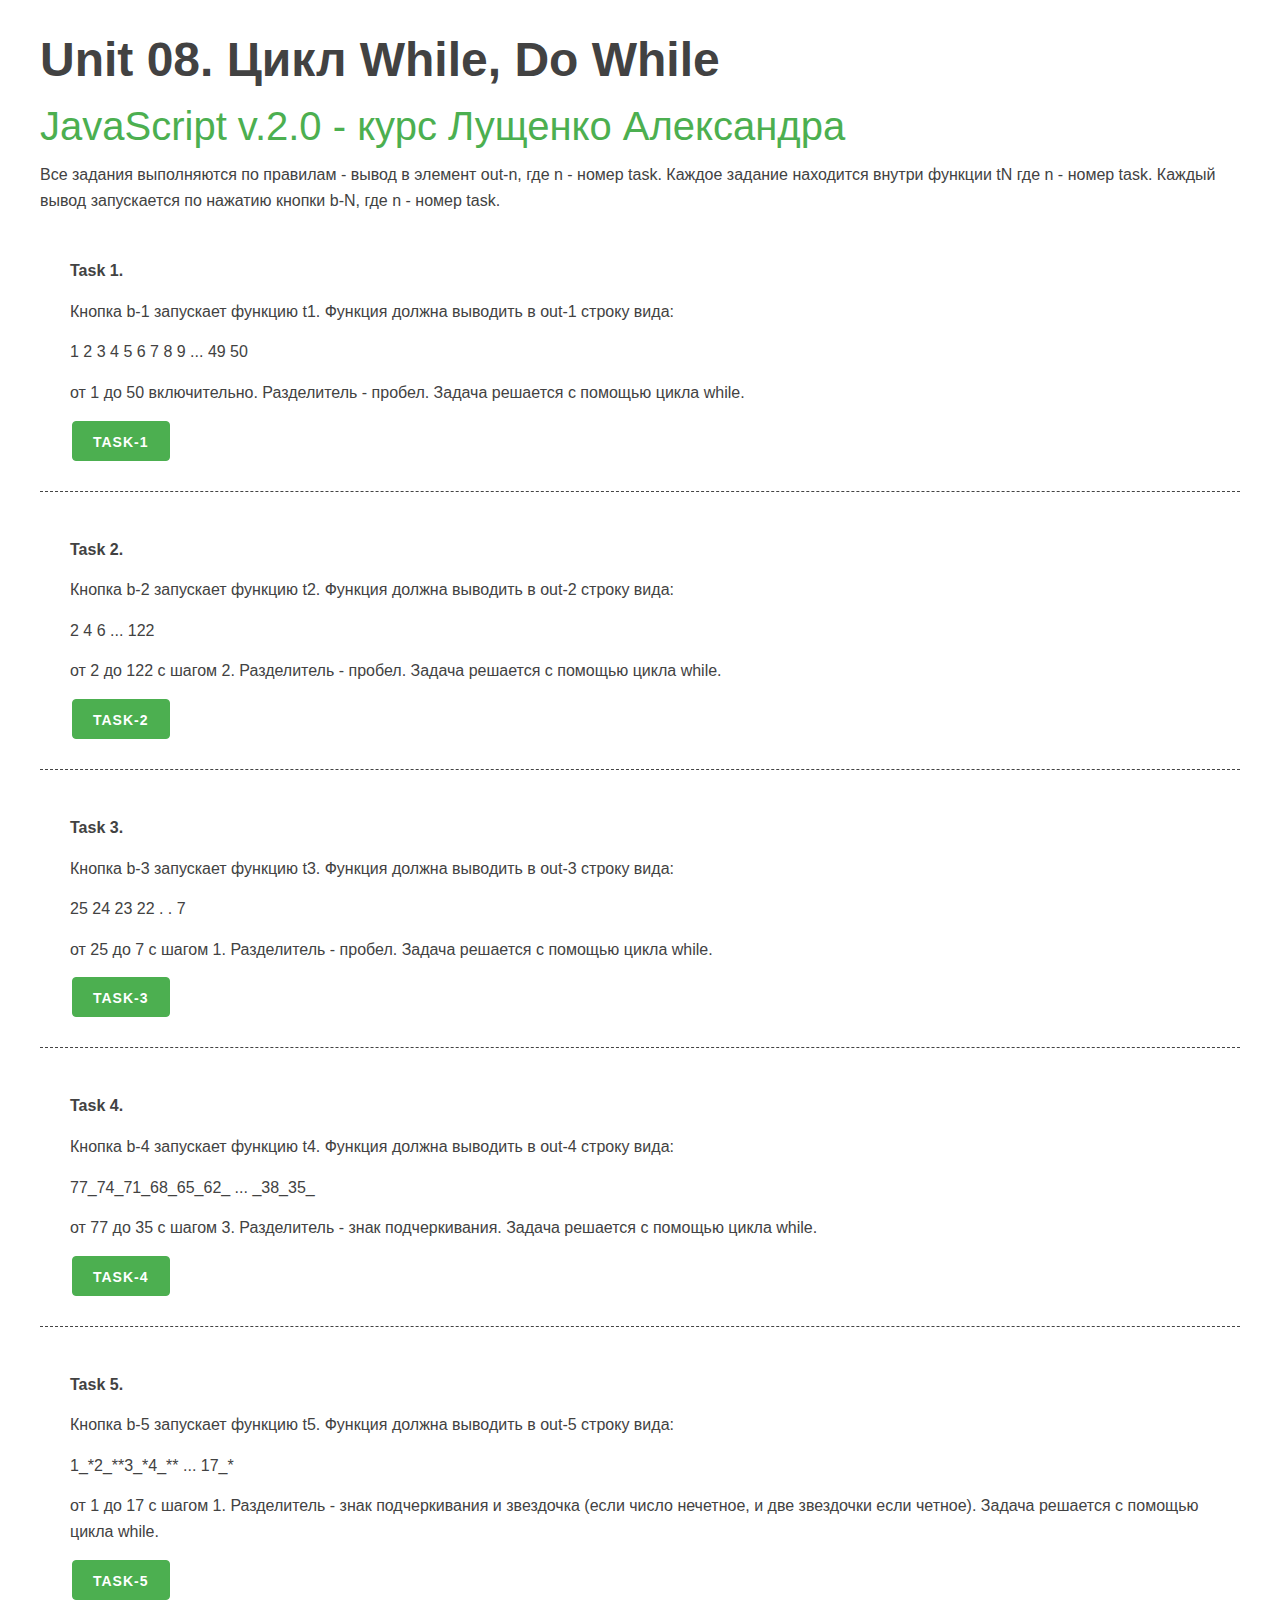
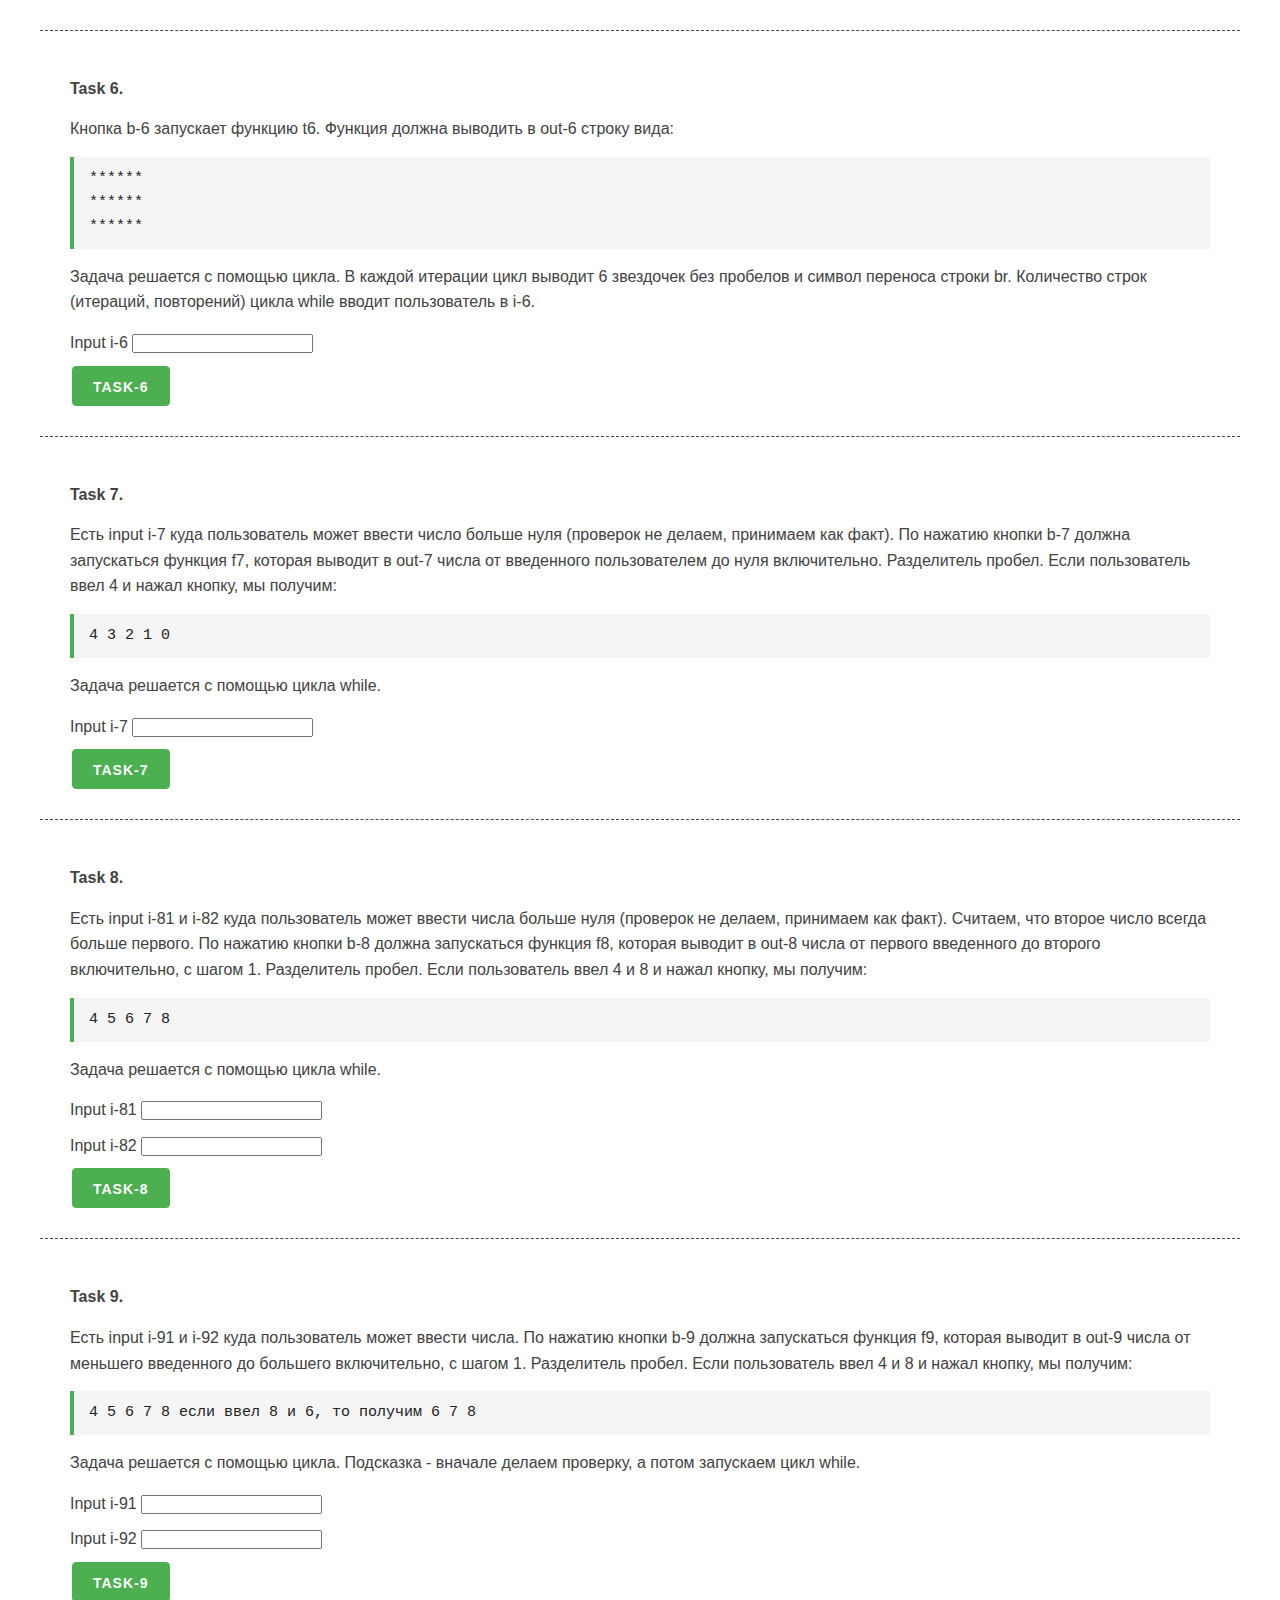
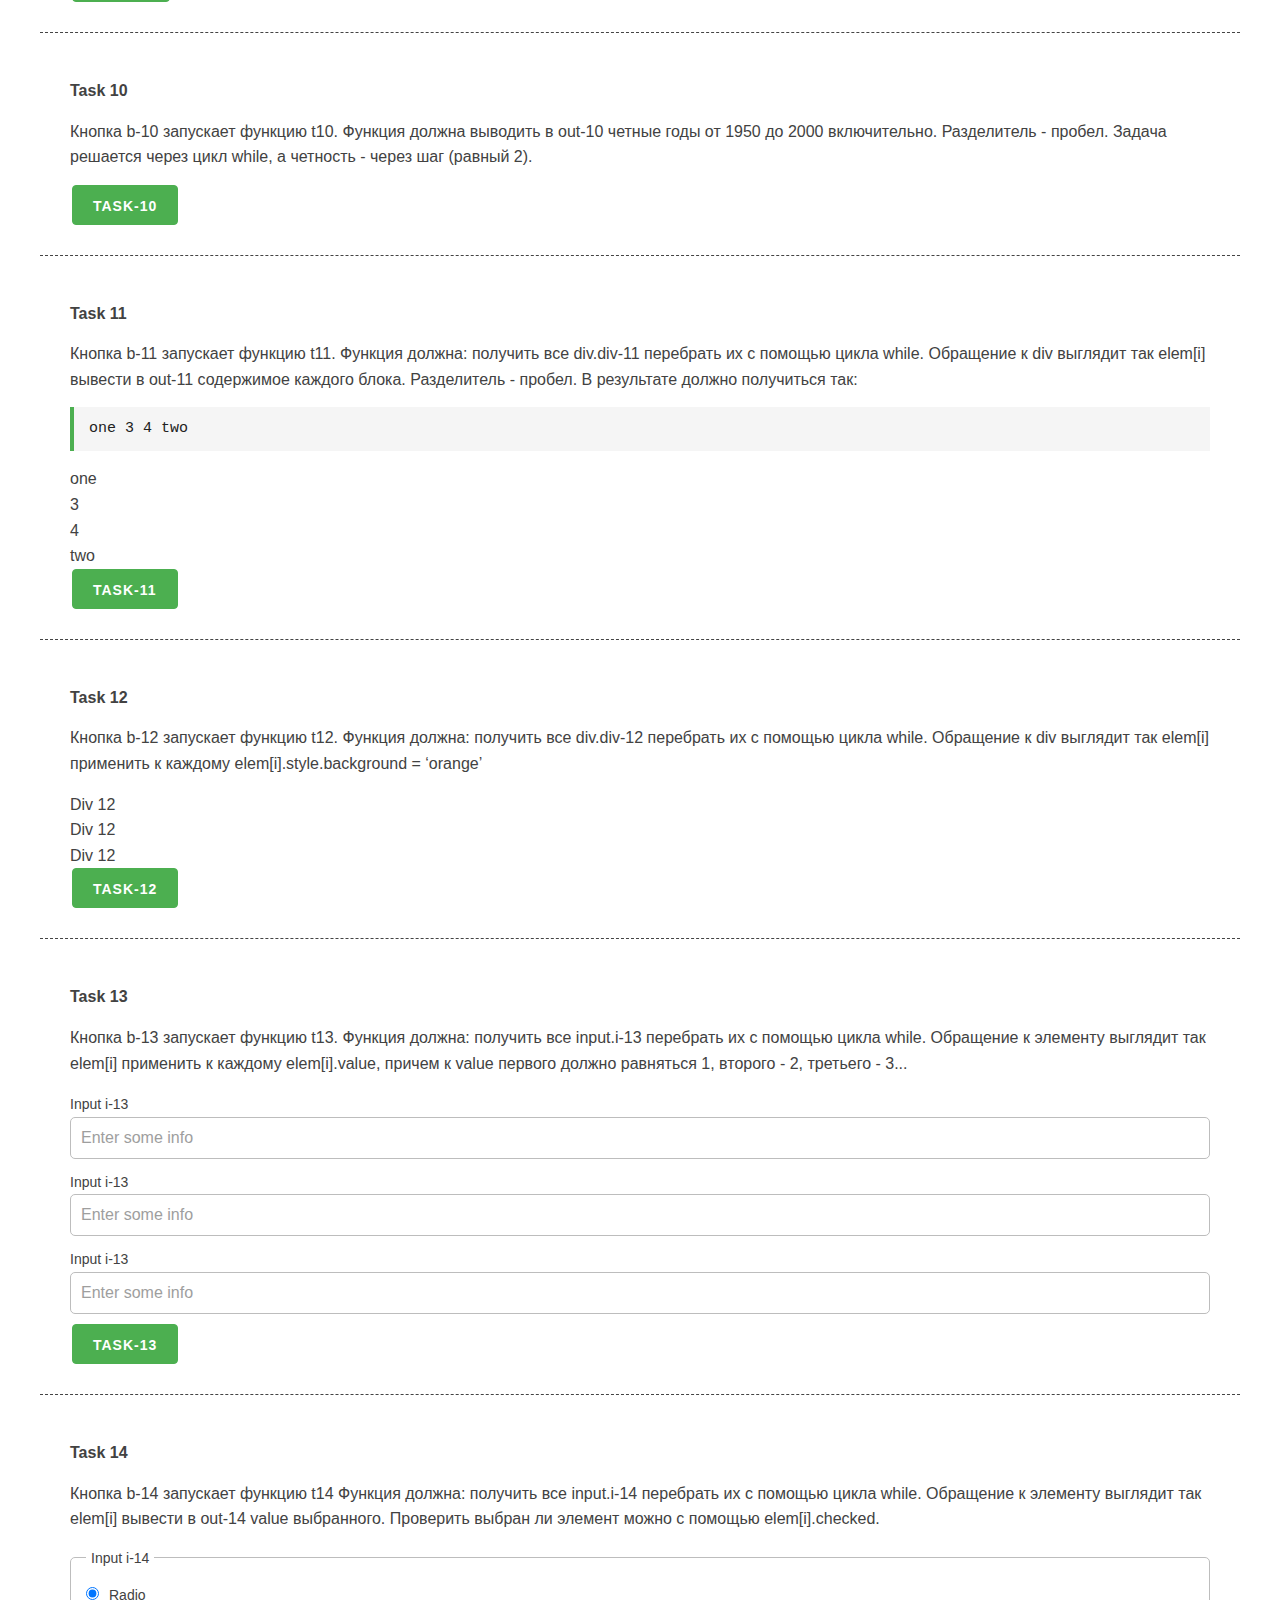
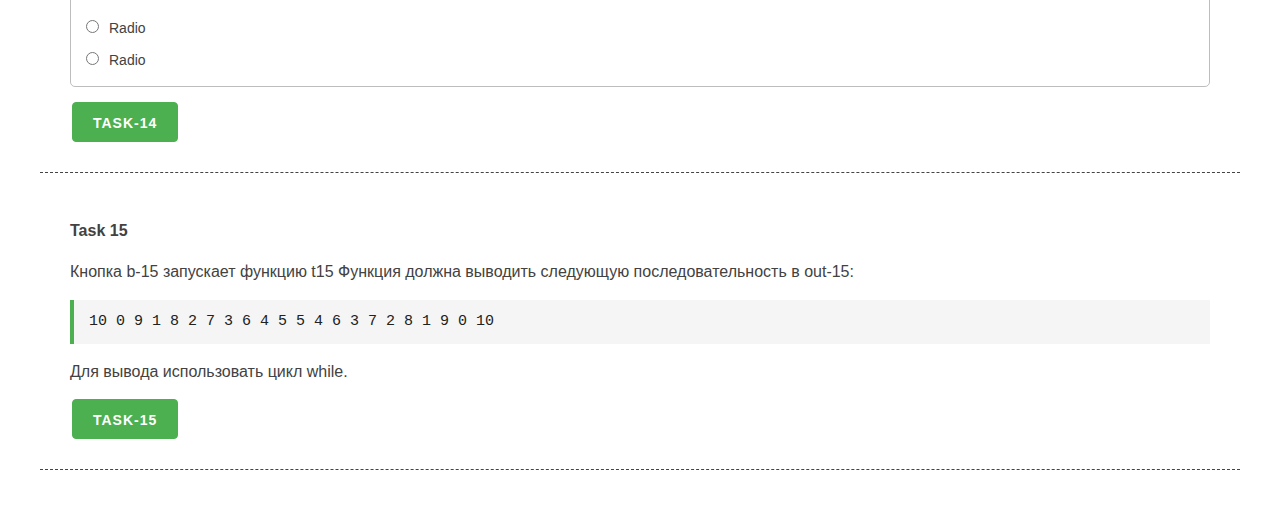
<file: unit 8/unit_08/unit_08.html>
<!DOCTYPE html>
<html lang="en">

<head>
    <meta charset="UTF-8">
    <meta name="viewport" content="width=device-width, initial-scale=1.0">
    <meta http-equiv="X-UA-Compatible" content="ie=edge">
    <link rel="stylesheet" href="css/mustard-ui.min.css">
    <link rel="stylesheet" href="css/style.css">
    <title>Unit 08</title>
</head>

<body>
    <div class="container">
        <h1>Unit 08. Цикл While, Do While</h1>
        <h2><a href="https://itgid.info/course/javascript-2" target="_blank">JavaScript v.2.0 - курс Лущенко
                Александра</a></h2>
        <p>Все задания выполняются по правилам - вывод в элемент out-n, где n - номер task. Каждое задание находится
            внутри
            функции tN где n - номер task. Каждый вывод запускается по нажатию кнопки b-N, где n - номер task.</p>
        <section>
            <p><b>Task 1.</b></p>
            <p>Кнопка b-1 запускает функцию t1. Функция должна выводить в out-1 строку вида:</p>
            <p>1 2 3 4 5 6 7 8 9 ... 49 50</p>
            от 1 до 50 включительно. Разделитель - пробел. Задача решается с помощью цикла while.</p>

            <button class="button-primary b-1">Task-1</button>
            <div class="out-1"></div>
        </section>

        <section>
            <p><b>Task 2.</b></p>
            <p>Кнопка b-2 запускает функцию t2. Функция должна выводить в out-2 строку вида:</p>
            <p>2 4 6 ... 122</p>
            <p>от 2 до 122 c шагом 2. Разделитель - пробел. Задача решается с помощью цикла while.</p>
            <button class="button-primary b-2">Task-2</button>
            <div class="out-2"></div>
        </section>

        <section>
            <p><b>Task 3.</b></p>
            <p>Кнопка b-3 запускает функцию t3. Функция должна выводить в out-3 строку вида:</p>
            <p> 25 24 23 22 . . 7</p>
            <p> от 25 до 7 c шагом 1. Разделитель - пробел. Задача решается с помощью цикла while.</p>
            <button class="button-primary b-3">Task-3</button>
            <div class="out-3"></div>
        </section>

        <section>
            <p><b>Task 4.</b></p>
            <p>Кнопка b-4 запускает функцию t4. Функция должна выводить в out-4 строку вида: </p>
            <p> 77_74_71_68_65_62_ ... _38_35_ </p>
            <p> от 77 до 35 c шагом 3. Разделитель - знак подчеркивания. Задача решается с помощью цикла while.
            </p>
            <button class="button-primary b-4">Task-4</button>
            <div class="out-4"></div>
        </section>

        <section>
            <p><b>Task 5.</b></p>
            <p>Кнопка b-5 запускает функцию t5. Функция должна выводить в out-5 строку вида:</p>
            <p> 1_*2_**3_*4_** ... 17_*</p>
            <p> от 1 до 17 c шагом 1. Разделитель - знак подчеркивания и звездочка (если число нечетное, и две звездочки
                если четное). Задача решается с помощью цикла while.
            </p>
            <button class="button-primary b-5">Task-5</button>
            <div class="out-5"></div>
        </section>

        <section>
            <p><b>Task 6.</b></p>
            <p>Кнопка b-6 запускает функцию t6. Функция должна выводить в out-6 строку вида: </p>
            <pre>
                ******<br>
                ******<br>
                ******<br>
            </pre>
            <p> Задача решается с помощью цикла. В каждой итерации цикл выводит 6 звездочек без пробелов и символ
                переноса строки br. Количество строк (итераций, повторений) цикла while вводит пользователь в i-6.
            </p>
            <div class="form-control">Input i-6 <input type="number" class="i-6"></div>
            <button class="button-primary b-6">Task-6</button>
            <div class="out-6"></div>
        </section>

        <section>
            <p><b>Task 7.</b></p>
            <p>Есть input i-7 куда пользователь может ввести число больше нуля (проверок не делаем, принимаем как факт).
                По нажатию кнопки b-7 должна запускаться функция f7, которая выводит в out-7 числа от введенного
                пользователем до нуля включительно. Разделитель пробел. Если пользователь ввел 4 и нажал кнопку, мы
                получим:</p>
            <pre>
            4 3 2 1 0
            </pre>
            <p>Задача решается с помощью цикла while.</p>
            <div class="form-control">Input i-7 <input type="number" class="i-7"></div>
            <button class="button-primary b-7">Task-7</button>
            <div class="out-7"></div>
        </section>


        <section>
            <p><b>Task 8.</b></p>
            <p>Есть input i-81 и i-82 куда пользователь может ввести числа больше нуля (проверок не делаем, принимаем
                как факт). Считаем, что второе число всегда больше первого. По нажатию кнопки b-8 должна запускаться
                функция f8, которая выводит в out-8 числа от первого введенного до второго включительно, с шагом 1.
                Разделитель пробел. Если пользователь ввел 4 и 8 и нажал кнопку, мы получим:</p>
            <pre>
                4 5 6 7 8
            </pre>
            <p>Задача решается с помощью цикла while.</p>
            <div class="form-control">Input i-81 <input type="number" class="i-81"></div>
            <div class="form-control">Input i-82 <input type="number" class="i-82"></div>

            <button class="button-primary b-8">Task-8</button>
            <div class="out-8"></div>
        </section>

        <section>
            <p><b>Task 9.</b></p>
            <p>Есть input i-91 и i-92 куда пользователь может ввести числа. По нажатию кнопки b-9 должна запускаться
                функция f9, которая выводит в out-9 числа от меньшего введенного до большего включительно, с шагом 1.
                Разделитель пробел. Если пользователь ввел 4 и 8 и нажал кнопку, мы получим:</p>
            <pre>
                4 5 6 7 8
                если ввел 8 и 6, то получим
                6 7 8
            </pre>
            <p> Задача решается с помощью цикла. Подсказка - вначале делаем проверку, а потом запускаем цикл while.</p>
            <div class="form-control">Input i-91 <input type="number" class="i-91"></div>
            <div class="form-control">Input i-92 <input type="number" class="i-92"></div>
            <button class="button-primary b-9">Task-9</button>
            <div class="out-9"></div>
        </section>

        <section>
            <p><b>Task 10</b></p>
            <p>Кнопка b-10 запускает функцию t10. Функция должна выводить в out-10 четные годы от 1950 до 2000
                включительно. Разделитель - пробел. Задача решается через цикл while, а четность - через шаг (равный 2).
            </p>
            <button class="button-primary b-10">Task-10</button>
            <div class="out-10"></div>
        </section>

        <section>
            <p><b>Task 11</b></p>
            <p>Кнопка b-11 запускает функцию t11. Функция должна:
                получить все div.div-11
                перебрать их с помощью цикла while. Обращение к div выглядит так elem[i]
                вывести в out-11 содержимое каждого блока. Разделитель - пробел.
                В результате должно получиться так:</p>
            <pre>
                one 3 4 two
            </pre>
            <div class="div-11">one</div>
            <div class="div-11">3</div>
            <div class="div-11">4</div>
            <div class="div-11">two</div>
            <button class="button-primary b-11">Task-11</button>
            <div class="out-11"></div>
        </section>

        <section>
            <p><b>Task 12</b></p>
            <p>Кнопка b-12 запускает функцию t12. Функция должна:
                получить все div.div-12
                перебрать их с помощью цикла while. Обращение к div выглядит так elem[i]
                применить к каждому elem[i].style.background = ‘orange’</p>
            <div class="div-12">Div 12</div>
            <div class="div-12">Div 12</div>
            <div class="div-12">Div 12</div>
            <button class="button-primary b-12">Task-12</button>
            <div class="out-12"></div>
        </section>

        <section>
            <p><b>Task 13</b></p>
            <p>Кнопка b-13 запускает функцию t13. Функция должна:
                получить все input.i-13
                перебрать их с помощью цикла while. Обращение к элементу выглядит так elem[i]
                применить к каждому elem[i].value, причем к value первого должно равняться 1, второго - 2, третьего -
                3...
            </p>
            <div class="form-control">
                <label>Input i-13</label>
                <input type="text" placeholder="Enter some info" class="i-13">
            </div>
            <div class="form-control">
                <label>Input i-13</label>
                <input type="text" placeholder="Enter some info" class="i-13">
            </div>
            <div class="form-control">
                <label>Input i-13</label>
                <input type="text" placeholder="Enter some info" class="i-13">
            </div>
            <button class="button-primary b-13">Task-13</button>
            <div class="out-13"></div>
        </section>

        <section>
            <p><b>Task 14</b></p>
            <p>Кнопка b-14 запускает функцию t14 Функция должна:
                получить все input.i-14
                перебрать их с помощью цикла while. Обращение к элементу выглядит так elem[i]
                вывести в out-14 value выбранного. Проверить выбран ли элемент можно с помощью elem[i].checked.
            </p>
            <fieldset>
                <legend>Input i-14</legend>
                <div class="form-control">
                    <label><input type="radio" name="i-14" class="i-14" checked value="333">Radio</label>
                </div>
                <div class="form-control">
                    <label><input type="radio" name="i-14" class="i-14" value="444">Radio</label>
                </div>
                <div class="form-control">
                    <label><input type="radio" name="i-14" class="i-14" value="555">Radio</label>
                </div>
            </fieldset>
            <button class="button-primary b-14">Task-14</button>
            <div class="out-14"></div>
        </section>

        <section>
            <p><b>Task 15</b></p>
            <p>Кнопка b-15 запускает функцию t15 Функция должна выводить следующую последовательность в out-15:</p>
            <pre>
                10 0 9 1 8 2 7 3 6 4 5 5 4 6 3 7 2 8 1 9 0 10
               </pre>
            <p> Для вывода использовать цикл while.
            </p>

            <button class="button-primary b-15">Task-15</button>
            <div class="out-15"></div>
        </section>


    </div>

    <script src="unit_08.js"></script>
</body>

</html>
</file>
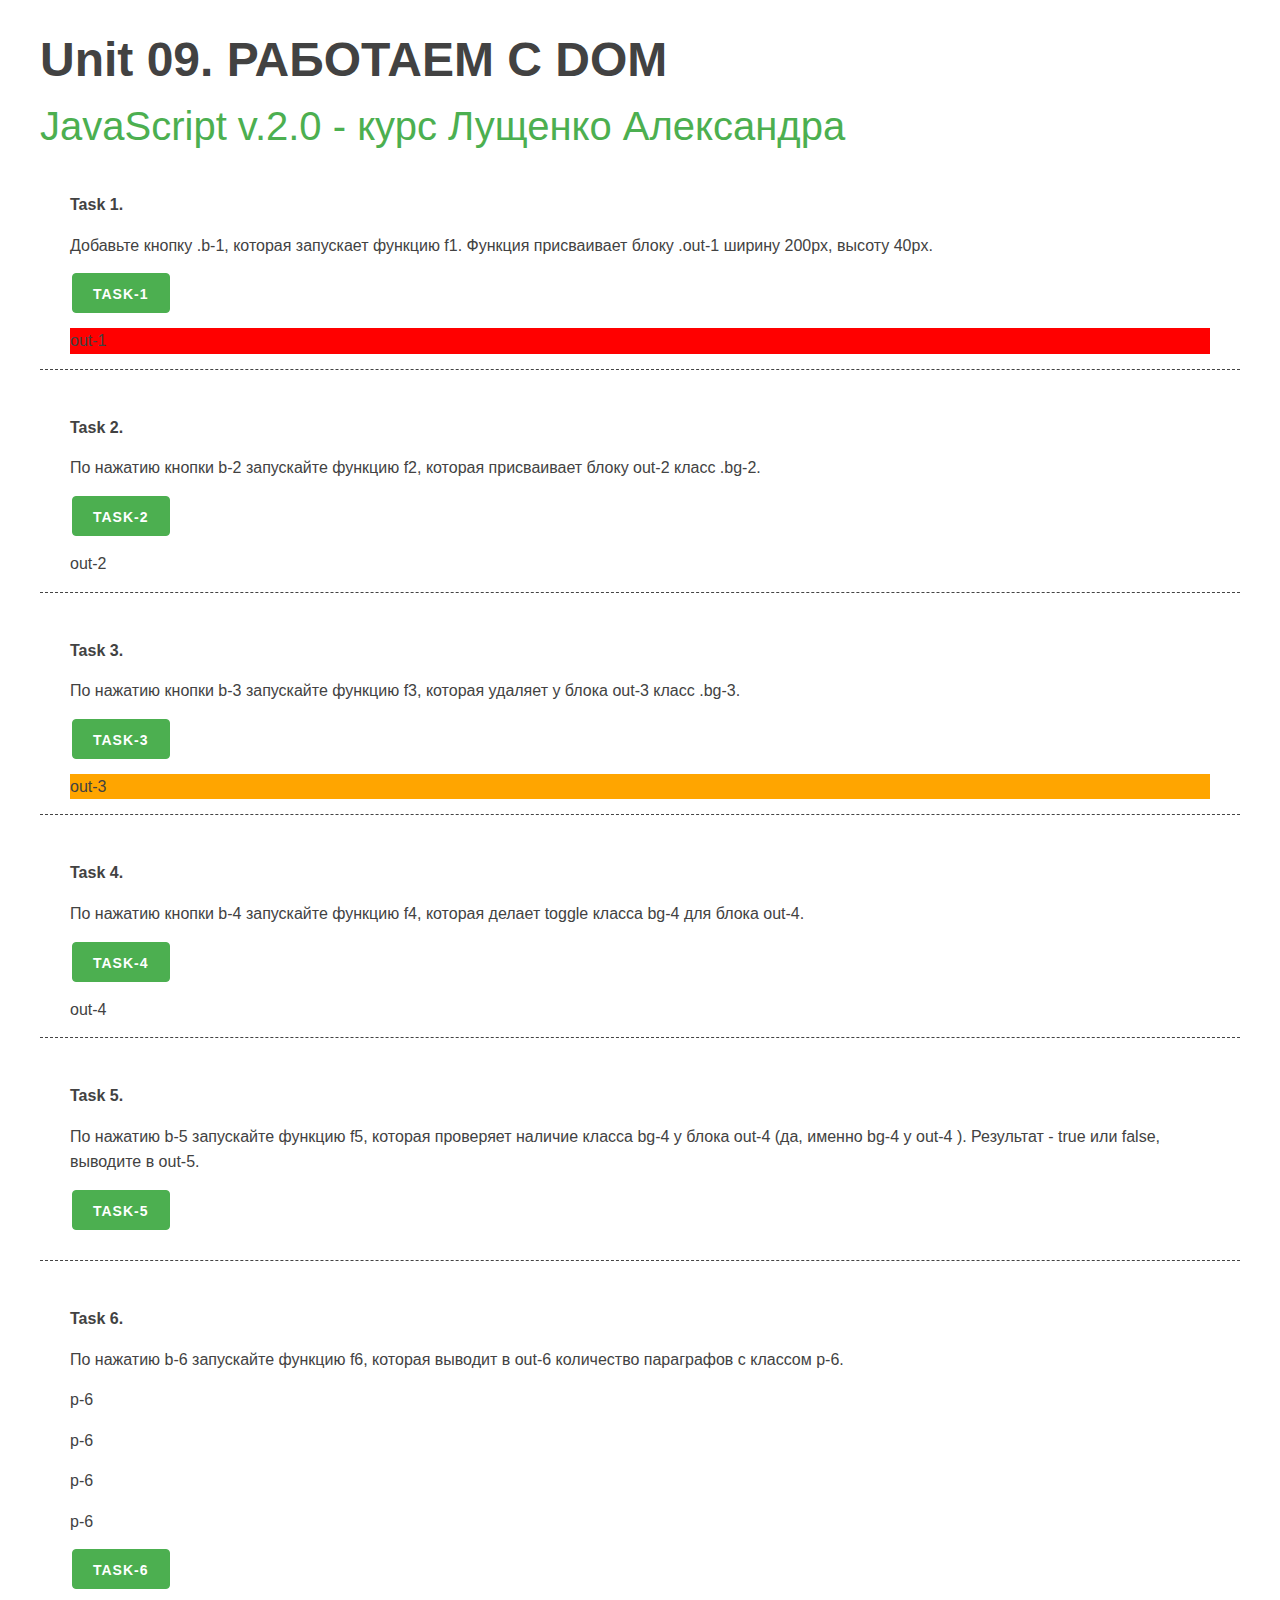
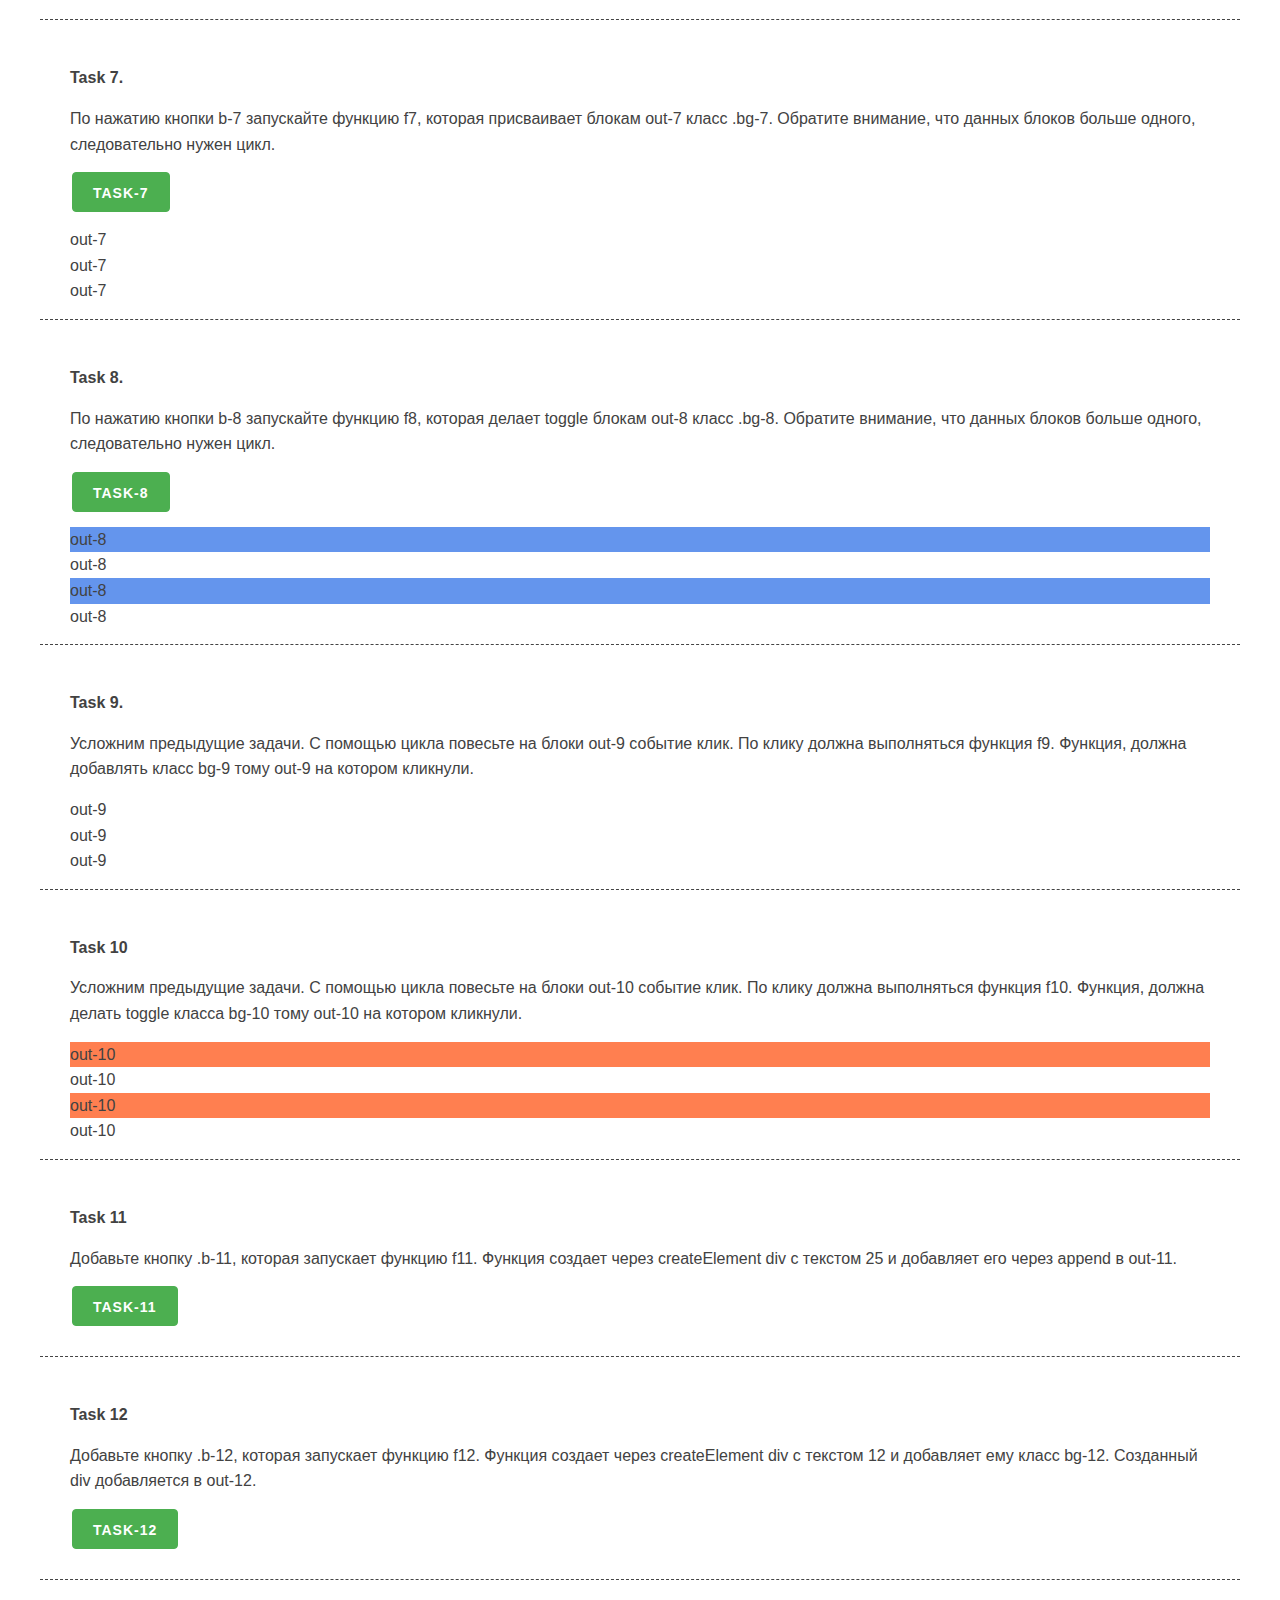
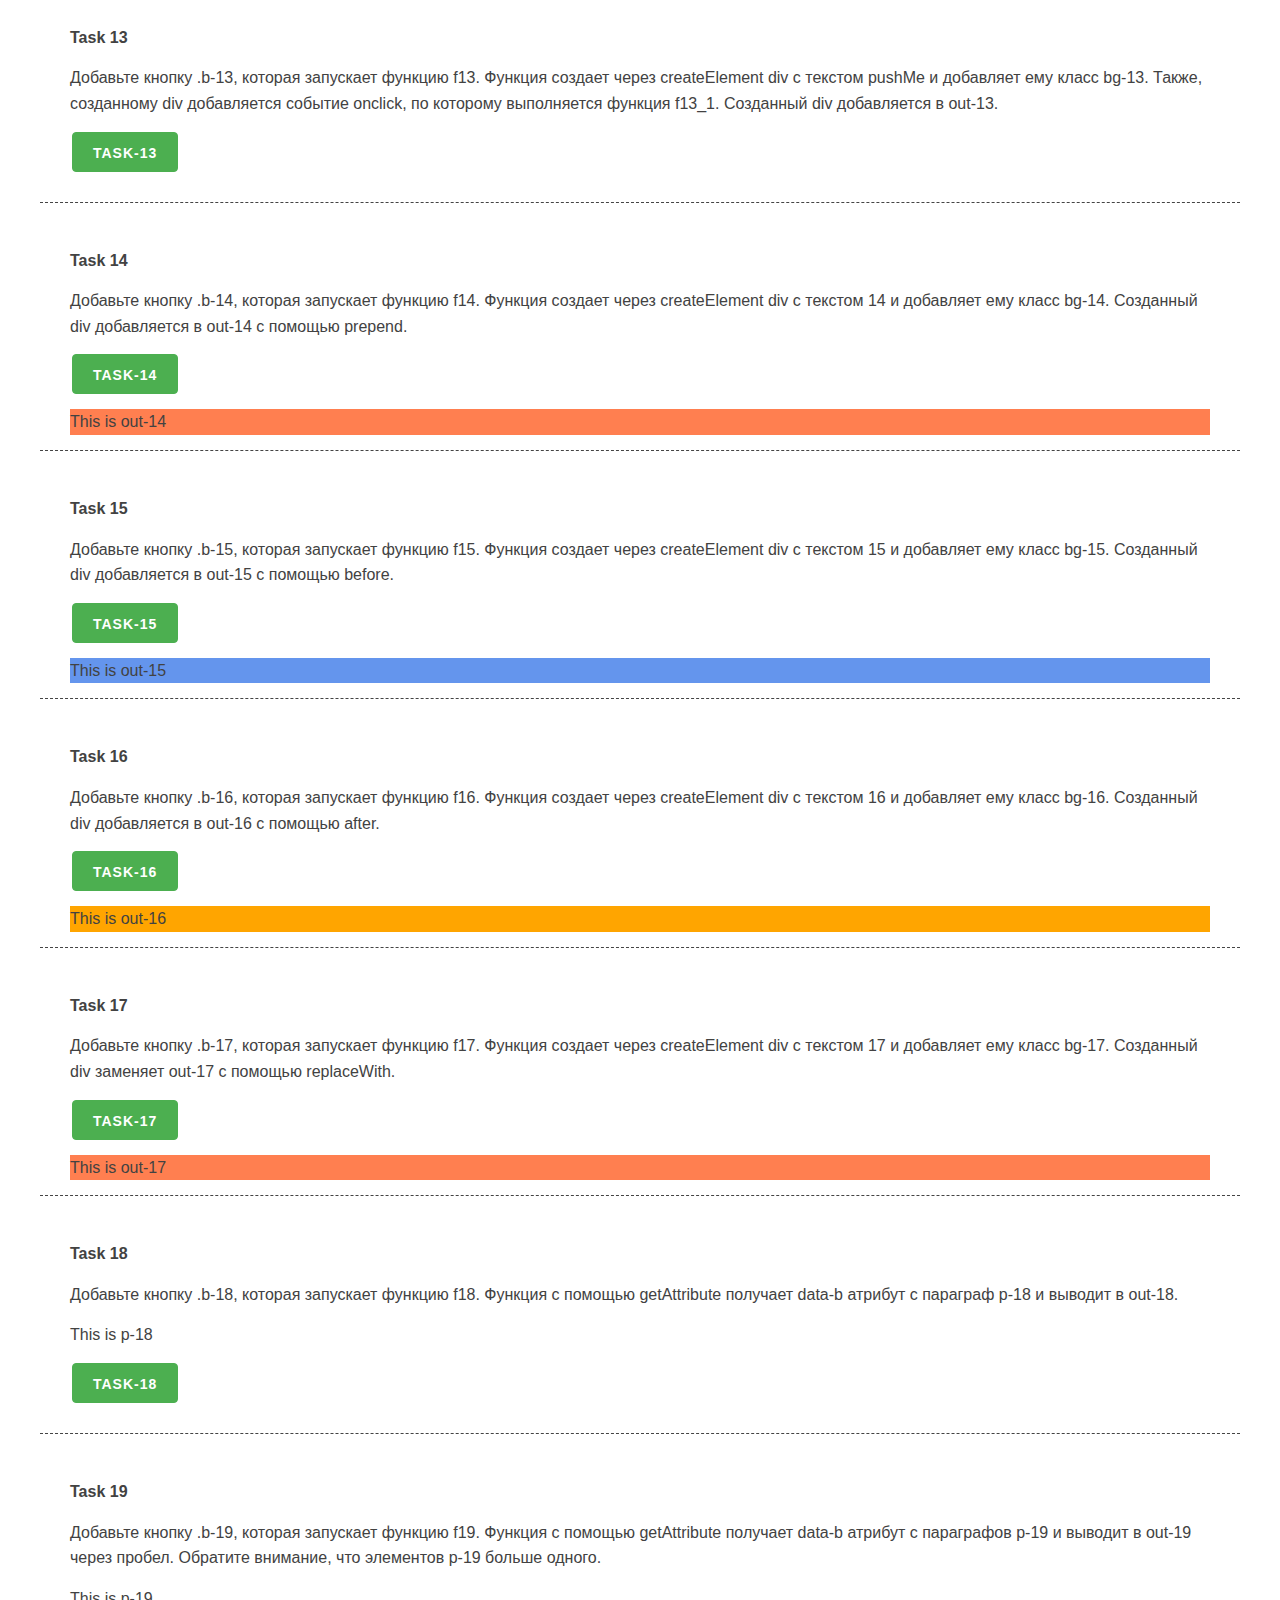
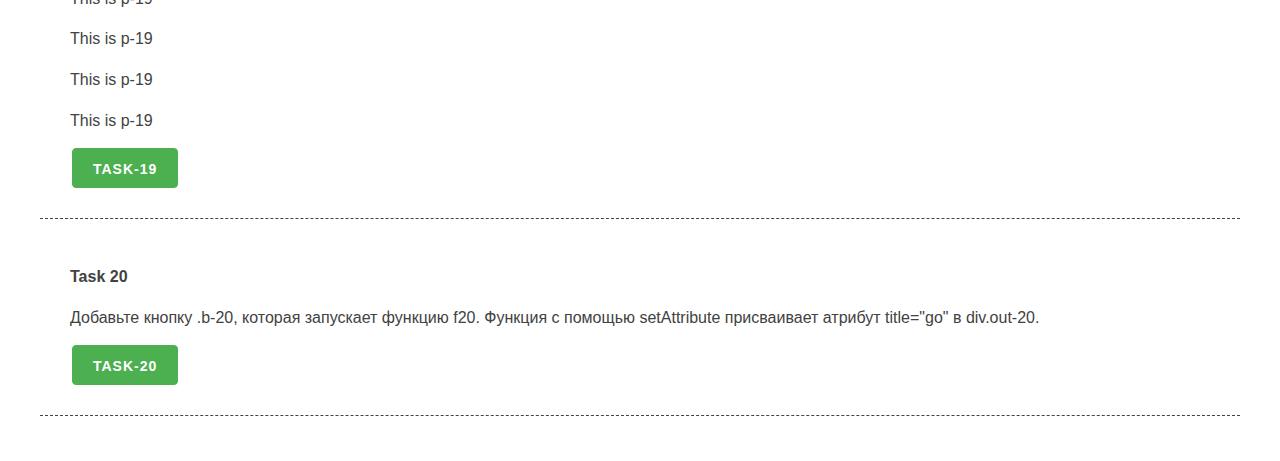
<file: unit 9/homework/unit_09.html>
<!DOCTYPE html>
<html lang="en">

<head>
    <meta charset="UTF-8">
    <meta name="viewport" content="width=device-width, initial-scale=1.0">
    <meta http-equiv="X-UA-Compatible" content="ie=edge">
    <link rel="stylesheet" href="css/mustard-ui.min.css">
    <link rel="stylesheet" href="css/style.css">
    <title>Unit 09</title>
</head>

<body>
    <div class="container">
        <h1>Unit 09. РАБОТАЕМ С DOM</h1>
        <h2><a href="https://itgid.info/course/javascript-2" target="_blank">JavaScript v.2.0 - курс Лущенко
                Александра</a></h2>

        <section>
            <p><b>Task 1.</b></p>
            <p>Добавьте кнопку .b-1, которая запускает функцию f1. Функция присваивает блоку .out-1 ширину 200px, высоту
                40px.</p>

            <button class="button-primary b-1">Task-1</button>
            <div class="out-1 bg-red">out-1</div>
        </section>

        <section>
            <p><b>Task 2.</b></p>
            <p>По нажатию кнопки b-2 запускайте функцию f2, которая присваивает блоку out-2 класс .bg-2.</p>
            <button class="button-primary b-2">Task-2</button>
            <div class="out-2">out-2</div>
        </section>

        <section>
            <p><b>Task 3.</b></p>
            <p>По нажатию кнопки b-3 запускайте функцию f3, которая удаляет у блока out-3 класс .bg-3.</p>
            <button class="button-primary b-3">Task-3</button>
            <div class="out-3 bg-3">out-3</div>
        </section>

        <section>
            <p><b>Task 4.</b></p>
            <p>По нажатию кнопки b-4 запускайте функцию f4, которая делает toggle класса bg-4 для блока out-4.</p>
            <button class="button-primary b-4">Task-4</button>
            <div class="out-4">out-4</div>
        </section>

        <section>
            <p><b>Task 5.</b></p>
            <p>По нажатию b-5 запускайте функцию f5, которая проверяет наличие класса bg-4 у блока out-4 (да, именно
                bg-4 у out-4 ). Результат - true или false, выводите в out-5.</p>
            <button class="button-primary b-5">Task-5</button>
            <div class="out-5"></div>
        </section>

        <section>
            <p><b>Task 6.</b></p>
            <p>По нажатию b-6 запускайте функцию f6, которая выводит в out-6 количество параграфов с классом p-6.</p>
            <p class="p-6">p-6</p>
            <p class="p-6">p-6</p>
            <p class="p-6">p-6</p>
            <p class="p-6">p-6</p>
            <button class="button-primary b-6">Task-6</button>
            <div class="out-6"></div>
        </section>

        <section>
            <p><b>Task 7.</b></p>
            <p>По нажатию кнопки b-7 запускайте функцию f7, которая присваивает блокам out-7 класс .bg-7. Обратите
                внимание, что данных блоков больше одного, следовательно нужен цикл.</p>

            <button class="button-primary b-7">Task-7</button>
            <div class="out-7">out-7</div>
            <div class="out-7">out-7</div>
            <div class="out-7">out-7</div>
        </section>


        <section>
            <p><b>Task 8.</b></p>
            <p>По нажатию кнопки b-8 запускайте функцию f8, которая делает toggle блокам out-8 класс .bg-8. Обратите
                внимание, что данных блоков больше одного, следовательно нужен цикл.</p>


            <button class="button-primary b-8">Task-8</button>
            <div class="out-8 bg-8">out-8</div>
            <div class="out-8">out-8</div>
            <div class="out-8 bg-8">out-8</div>
            <div class="out-8">out-8</div>
        </section>

        <section>
            <p><b>Task 9.</b></p>
            <p>Усложним предыдущие задачи. С помощью цикла повесьте на блоки out-9 событие клик. По клику должна
                выполняться функция f9. Функция, должна добавлять класс bg-9 тому out-9 на котором кликнули.</p>
            <div class="out-9">out-9</div>
            <div class="out-9">out-9</div>
            <div class="out-9">out-9</div>

        </section>

        <section>
            <p><b>Task 10</b></p>
            <p>Усложним предыдущие задачи. С помощью цикла повесьте на блоки out-10 событие клик. По клику должна
                выполняться функция f10. Функция, должна делать toggle класса bg-10 тому out-10 на котором кликнули.</p>
            <div class="out-10 bg-10">out-10</div>
            <div class="out-10">out-10</div>
            <div class="out-10 bg-10">out-10</div>
            <div class="out-10">out-10</div>
        </section>

        <section>
            <p><b>Task 11</b></p>
            <p>Добавьте кнопку .b-11, которая запускает функцию f11. Функция создает через createElement div c текстом
                25 и добавляет его через append в out-11.</p>

            <button class="button-primary b-11">Task-11</button>
            <div class="out-11"></div>
        </section>

        <section>
            <p><b>Task 12</b></p>
            <p>Добавьте кнопку .b-12, которая запускает функцию f12. Функция создает через createElement div c текстом
                12 и добавляет ему класс bg-12. Созданный div добавляется в out-12.</p>

            <button class="button-primary b-12">Task-12</button>
            <div class="out-12"></div>
        </section>

        <section>
            <p><b>Task 13</b></p>
            <p>Добавьте кнопку .b-13, которая запускает функцию f13. Функция создает через createElement div c текстом
                pushMe и добавляет ему класс bg-13. Также, созданному div добавляется событие onclick, по которому
                выполняется функция f13_1. Созданный div добавляется в out-13.
            </p>

            <button class="button-primary b-13">Task-13</button>
            <div class="out-13"></div>
            <div class="out-13-1"></div>

        </section>

        <section>
            <p><b>Task 14</b></p>
            <p>Добавьте кнопку .b-14, которая запускает функцию f14. Функция создает через createElement div c текстом
                14 и добавляет ему класс bg-14. Созданный div добавляется в out-14 с помощью prepend.
            </p>

            <button class="button-primary b-14">Task-14</button>
            <div class="out-14 bg-13">
                This is out-14
            </div>
        </section>

        <section>
            <p><b>Task 15</b></p>
            <p>Добавьте кнопку .b-15, которая запускает функцию f15. Функция создает через createElement div c текстом
                15 и добавляет ему класс bg-15. Созданный div добавляется в out-15 с помощью before.
            </p>

            <button class="button-primary b-15">Task-15</button>
            <div class="out-15 bg-9">
                This is out-15
            </div>
        </section>

        <section>
            <p><b>Task 16</b></p>
            <p>Добавьте кнопку .b-16, которая запускает функцию f16. Функция создает через createElement div c текстом
                16 и добавляет ему класс bg-16. Созданный div добавляется в out-16 с помощью after.
            </p>

            <button class="button-primary b-16">Task-16</button>
            <div class="out-16 bg-4">
                This is out-16
            </div>
        </section>


        <section>
            <p><b>Task 17</b></p>
            <p>Добавьте кнопку .b-17, которая запускает функцию f17. Функция создает через createElement div c текстом
                17 и добавляет ему класс bg-17. Созданный div заменяет out-17 с помощью replaceWith.
            </p>

            <button class="button-primary b-17">Task-17</button>
            <div class="out-17 bg-13">
                This is out-17
            </div>
        </section>

        <section>
            <p><b>Task 18</b></p>
            <p>Добавьте кнопку .b-18, которая запускает функцию f18. Функция с помощью getAttribute получает data-b
                атрибут с параграф p-18 и выводит в out-18.</p>
            <p class="p-18" data-b="hello">This is p-18</p>
            <button class="button-primary b-18">Task-18</button>
            <div class="out-18"></div>
        </section>

        <section>
            <p><b>Task 19</b></p>
            <p>Добавьте кнопку .b-19, которая запускает функцию f19. Функция с помощью getAttribute получает data-b
                атрибут с параграфов p-19 и выводит в out-19 через пробел. Обратите внимание, что элементов p-19 больше
                одного.</p>

            <p class="p-19" data-b="3">This is p-19</p>
            <p class="p-19" data-b="14">This is p-19</p>
            <p class="p-19" data-b="15">This is p-19</p>
            <p class="p-19" data-b="92">This is p-19</p>

            <button class="button-primary b-19">Task-19</button>
            <div class="out-19"></div>
        </section>

        <section>
            <p><b>Task 20</b></p>
            <p>Добавьте кнопку .b-20, которая запускает функцию f20. Функция с помощью setAttribute присваивает атрибут
                title="go" в div.out-20.</p>
            <button class="button-primary b-20">Task-20</button>
            <div class="out-20"></div>
        </section>

    </div>

    <script src="unit_09.js"></script>
</body>

</html>
</file>
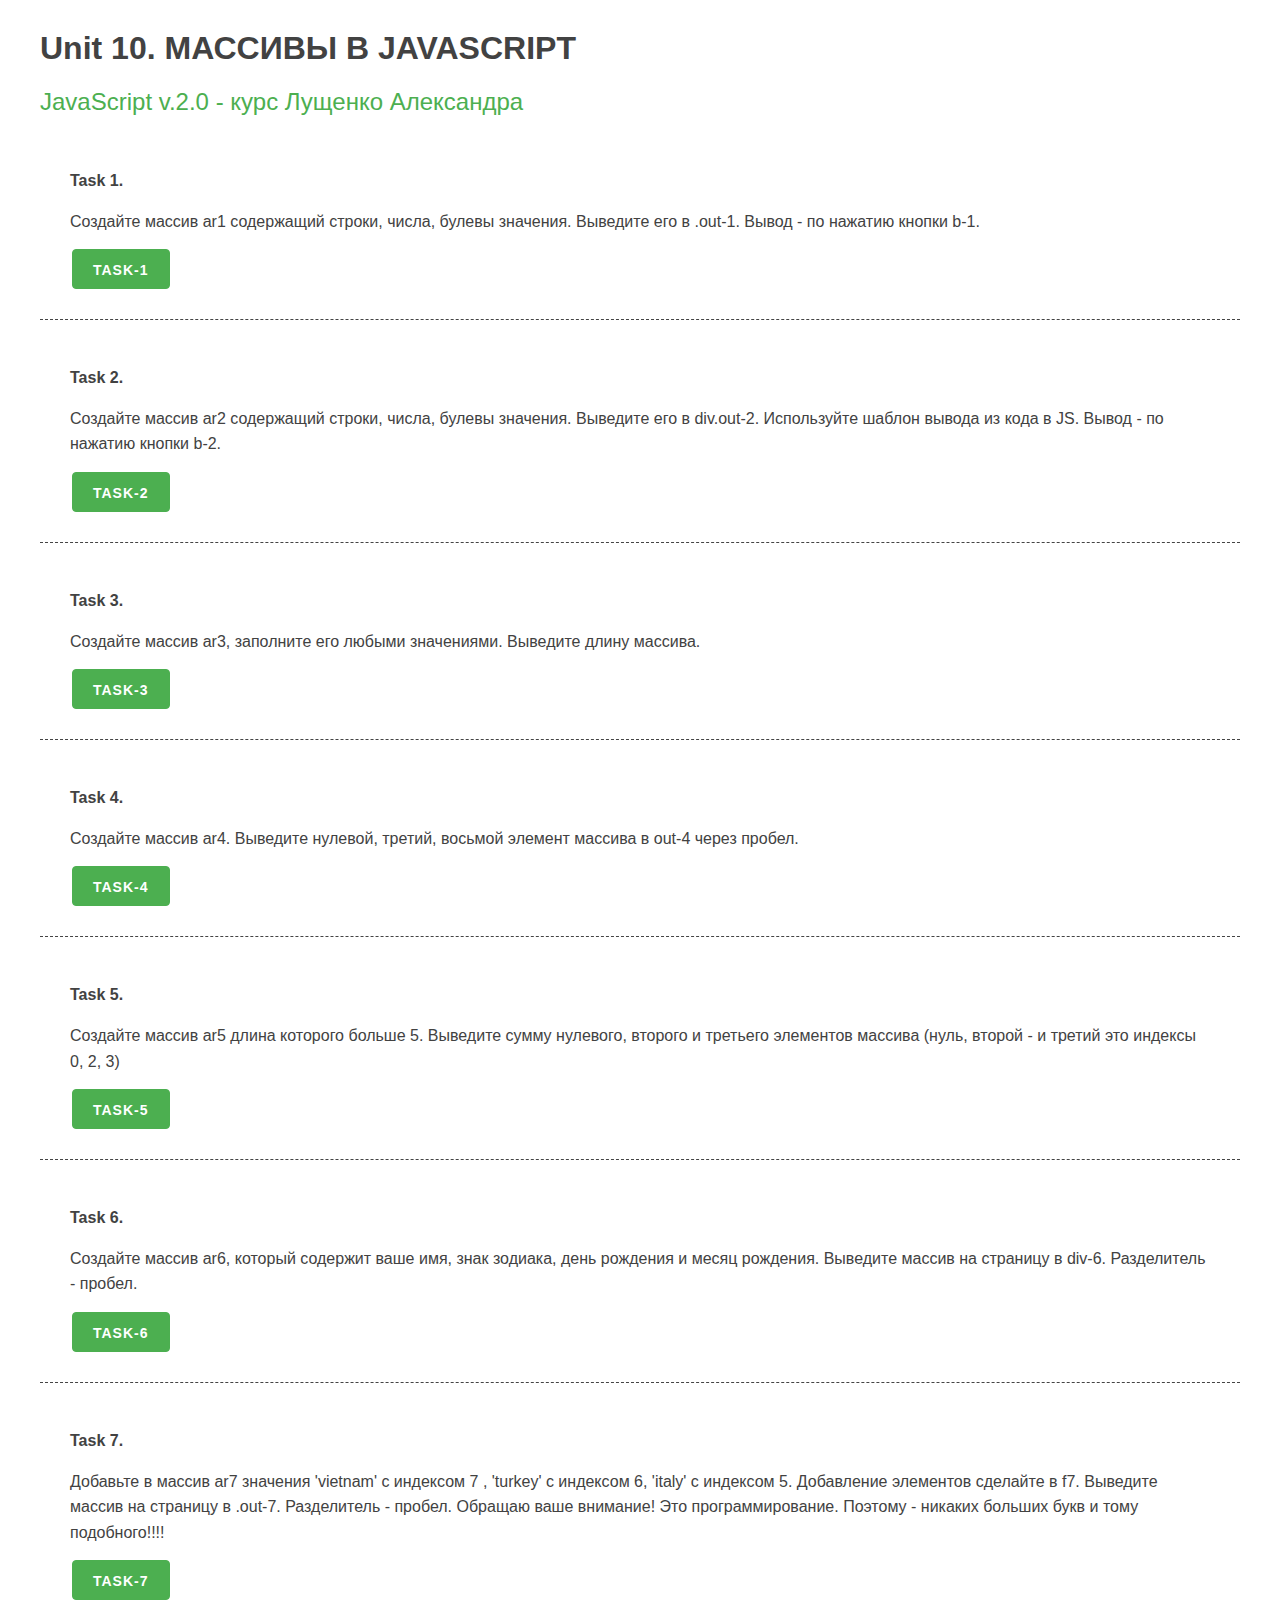
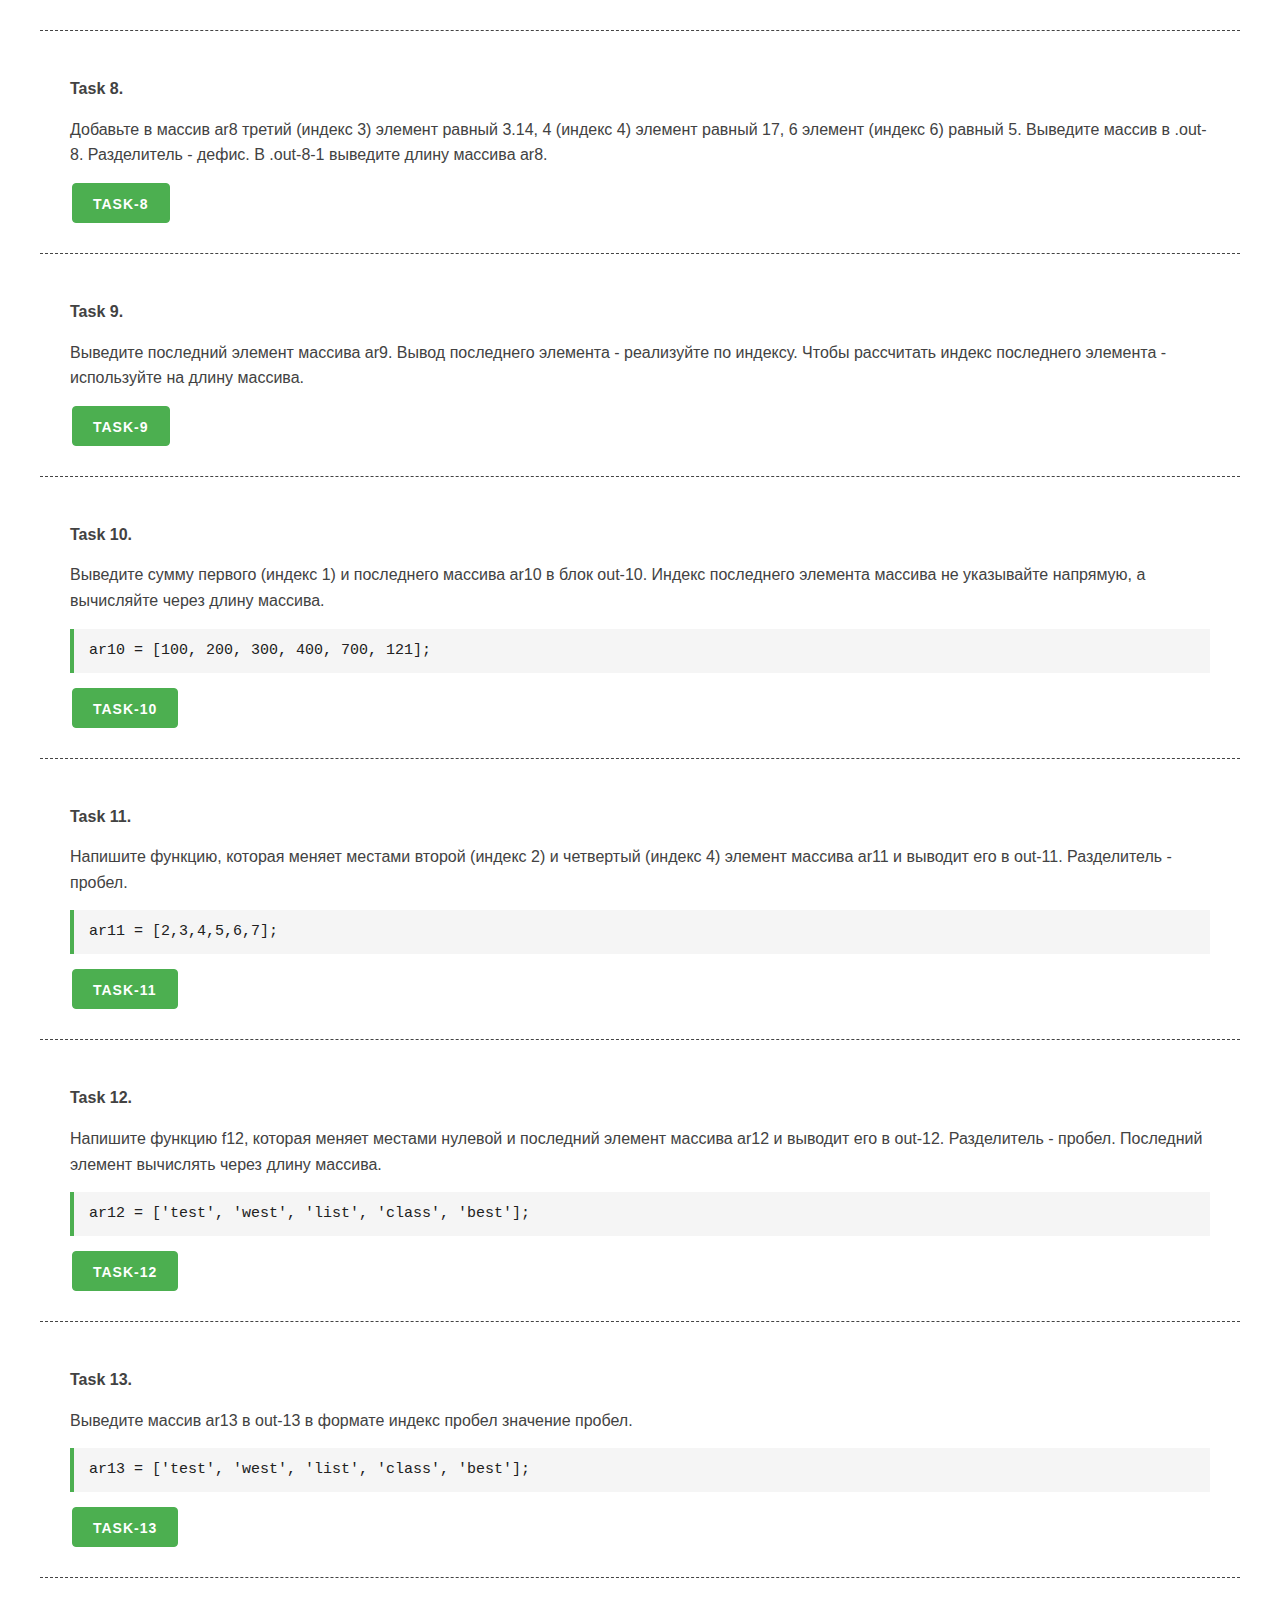
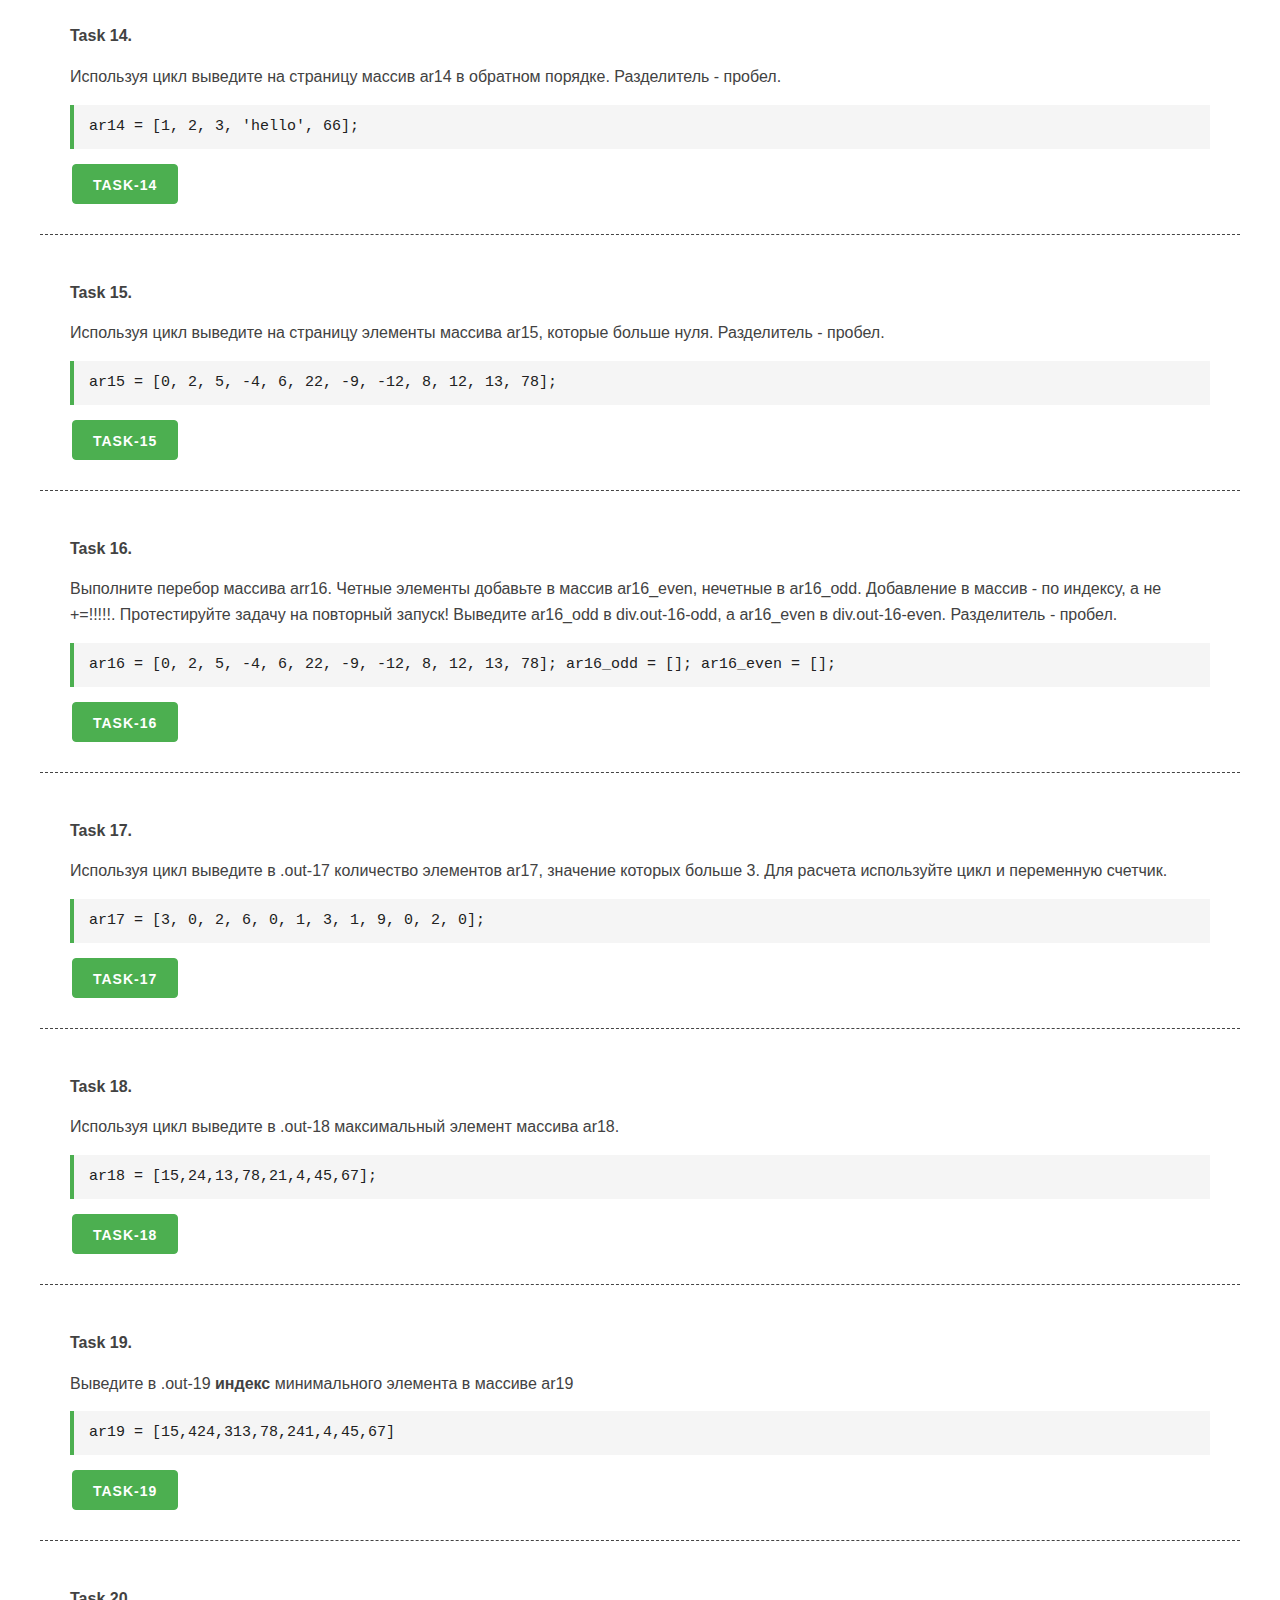
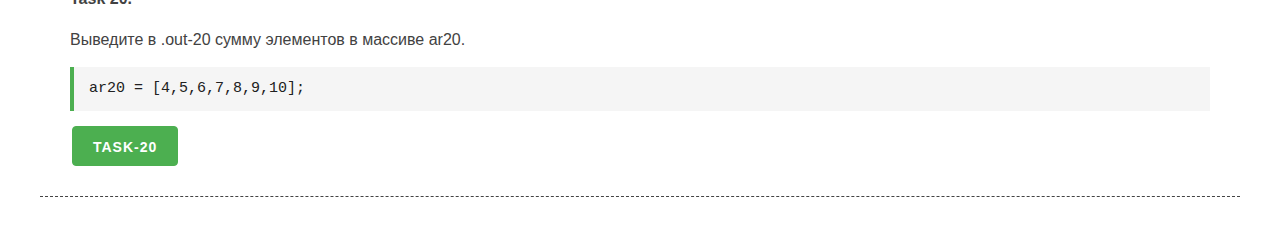
<file: unit_10/unit_10/unit_10.html>
<!DOCTYPE html>
<html lang="en">

<head>
    <meta charset="UTF-8">
    <meta name="viewport" content="width=device-width, initial-scale=1.0">
    <meta http-equiv="X-UA-Compatible" content="ie=edge">
    <link rel="stylesheet" href="css/mustard-ui.min.css">
    <link rel="stylesheet" href="css/style.css">
    <title>Unit 10</title>
</head>

<body>
    <div class="container">
        <h1>Unit 10. МАССИВЫ В JAVASCRIPT</h1>
        <h2><a href="https://itgid.info/course/javascript-2" target="_blank">JavaScript v.2.0 - курс Лущенко
                Александра</a></h2>

        <section>
            <p><b>Task 1.</b></p>
            <p>Создайте массив ar1 содержащий строки, числа, булевы значения. Выведите его в .out-1. Вывод - по нажатию
                кнопки b-1.</p>
            <button class="button-primary b-1">Task-1</button>
            <div class="out-1"></div>
        </section>

        <section>
            <p><b>Task 2.</b></p>
            <p>Создайте массив ar2 содержащий строки, числа, булевы значения. Выведите его в div.out-2. Используйте
                шаблон вывода из кода в JS. Вывод - по нажатию кнопки b-2.</p>
            <button class="button-primary b-2">Task-2</button>
            <div class="out-2"></div>
        </section>

        <section>
            <p><b>Task 3.</b></p>
            <p>Создайте массив ar3, заполните его любыми значениями. Выведите длину массива.</p>
            <button class="button-primary b-3">Task-3</button>
            <div class="out-3"></div>
        </section>

        <section>
            <p><b>Task 4.</b></p>
            <p>Создайте массив ar4. Выведите нулевой, третий, восьмой элемент массива в out-4 через пробел.</p>
            <button class="button-primary b-4">Task-4</button>
            <div class="out-4"></div>
        </section>

        <section>
            <p><b>Task 5.</b></p>
            <p>Создайте массив ar5 длина которого больше 5. Выведите сумму нулевого, второго и третьего элементов
                массива (нуль, второй - и третий это индексы 0, 2, 3)</p>
            <button class="button-primary b-5">Task-5</button>
            <div class="out-5"></div>
        </section>

        <section>
            <p><b>Task 6.</b></p>
            <p>Создайте массив ar6, который содержит ваше имя, знак зодиака, день рождения и месяц рождения. Выведите
                массив на страницу в div-6. Разделитель - пробел.</p>
            <button class="button-primary b-6">Task-6</button>
            <div class="out-6"></div>
        </section>

        <section>
            <p><b>Task 7.</b></p>
            <p>Добавьте в массив ar7 значения 'vietnam' с индексом 7 , 'turkey' с индексом 6, 'italy' с индексом 5.
                Добавление элементов сделайте в f7. Выведите массив на страницу в .out-7. Разделитель - пробел. Обращаю
                ваше внимание! Это программирование. Поэтому - никаких больших букв и тому подобного!!!!</p>
            <button class="button-primary b-7">Task-7</button>
            <div class="out-7"></div>
        </section>

        <section>
            <p><b>Task 8.</b></p>
            <p>Добавьте в массив ar8 третий (индекс 3) элемент равный 3.14, 4 (индекс 4) элемент равный 17, 6 элемент
                (индекс 6) равный 5. Выведите массив в .out-8. Разделитель - дефис. В .out-8-1 выведите длину массива
                ar8.</p>
            <button class="button-primary b-8">Task-8</button>
            <div class="out-8"></div>
            <div class="out-8-1"></div>
        </section>

        <section>
            <p><b>Task 9.</b></p>
            <p>Выведите последний элемент массива ar9. Вывод последнего элемента - реализуйте по индексу. Чтобы
                рассчитать индекс последнего элемента - используйте на длину массива. </p>
            <button class="button-primary b-9">Task-9</button>
            <div class="out-9"></div>
        </section>

        <section>
            <p><b>Task 10.</b></p>
            <p> Выведите сумму первого (индекс 1) и последнего массива ar10 в блок out-10. Индекс последнего элемента
                массива не указывайте напрямую, а вычисляйте через длину массива.</p>
            <pre>ar10 = [100, 200, 300, 400, 700, 121];</pre>
            <button class="button-primary b-10">Task-10</button>
            <div class="out-10"></div>
        </section>

        <section>
            <p><b>Task 11.</b></p>
            <p>Напишите функцию, которая меняет местами второй (индекс 2) и четвертый (индекс 4) элемент массива ar11 и
                выводит его в out-11. Разделитель - пробел.</p>
            <pre>ar11 = [2,3,4,5,6,7];</pre>
            <button class="button-primary b-11">Task-11</button>
            <div class="out-11"></div>
        </section>

        <section>
            <p><b>Task 12.</b></p>
            <p>Напишите функцию f12, которая меняет местами нулевой и последний элемент массива ar12 и выводит его в
                out-12. Разделитель - пробел. Последний элемент вычислять через длину массива.</p>
            <pre>ar12 = ['test', 'west', 'list', 'class', 'best'];</pre>
            <button class="button-primary b-12">Task-12</button>
            <div class="out-12"></div>
        </section>

        <section>
            <p><b>Task 13.</b></p>
            <p>Выведите массив ar13 в out-13 в формате индекс пробел значение пробел.</p>
            <pre>ar13 = ['test', 'west', 'list', 'class', 'best'];</pre>
            <button class="button-primary b-13">Task-13</button>
            <div class="out-13"></div>
        </section>

        <section>
            <p><b>Task 14.</b></p>
            <p>Используя цикл выведите на страницу массив ar14 в обратном порядке. Разделитель - пробел.</p>
            <pre>ar14 = [1, 2, 3, 'hello', 66];</pre>
            <button class="button-primary b-14">Task-14</button>
            <div class="out-14"></div>
        </section>

        <section>
            <p><b>Task 15.</b></p>
            <p>Используя цикл выведите на страницу элементы массива ar15, которые больше нуля. Разделитель - пробел.</p>
            <pre>ar15 = [0, 2, 5, -4, 6, 22, -9, -12, 8, 12, 13, 78];</pre>
            <button class="button-primary b-15">Task-15</button>
            <div class="out-15"></div>
        </section>

        <section>
            <p><b>Task 16.</b></p>
            <p>Выполните перебор массива arr16. Четные элементы добавьте в массив ar16_even, нечетные в ar16_odd.
                Добавление в массив - по индексу, а не +=!!!!!. Протестируйте задачу на повторный запуск! Выведите
                ar16_odd в div.out-16-odd, а ar16_even в div.out-16-even. Разделитель - пробел.</p>
            <pre>
ar16 = [0, 2, 5, -4, 6, 22, -9, -12, 8, 12, 13, 78];
ar16_odd = [];
ar16_even = [];
        </pre>
            <button class="button-primary b-16">Task-16</button>
            <div class="out-16-even"></div>
            <div class="out-16-odd"></div>
        </section>

        <section>
            <p><b>Task 17.</b></p>
            <p>Используя цикл выведите в .out-17 количество элементов ar17, значение которых больше 3. Для расчета
                используйте цикл и переменную счетчик.</p>
            <pre>ar17 =  [3, 0, 2, 6, 0, 1, 3, 1, 9, 0, 2, 0];</pre>
            <button class="button-primary b-17">Task-17</button>
            <div class="out-17"></div>
        </section>

        <section>
            <p><b>Task 18.</b></p>
            <p>Используя цикл выведите в .out-18 максимальный элемент массива ar18.</p>
            <pre>ar18 =  [15,24,13,78,21,4,45,67];</pre>
            <button class="button-primary b-18">Task-18</button>
            <div class="out-18"></div>
        </section>

        <section>
            <p><b>Task 19.</b></p>
            <p>Выведите в .out-19 <b>индекс</b> минимального элемента в массиве ar19</p>
            <pre>ar19 =  [15,424,313,78,241,4,45,67]</pre>
            <button class="button-primary b-19">Task-19</button>
            <div class="out-19"></div>
        </section>

        <section>
            <p><b>Task 20.</b></p>
            <p>Выведите в .out-20 сумму элементов в массиве ar20.</p>
            <pre> ar20 =  [4,5,6,7,8,9,10];</pre>
            <button class="button-primary b-20">Task-20</button>
            <div class="out-20"></div>
        </section>



    </div>

    <script src="unit_10.js"></script>
</body>

</html>
</file>
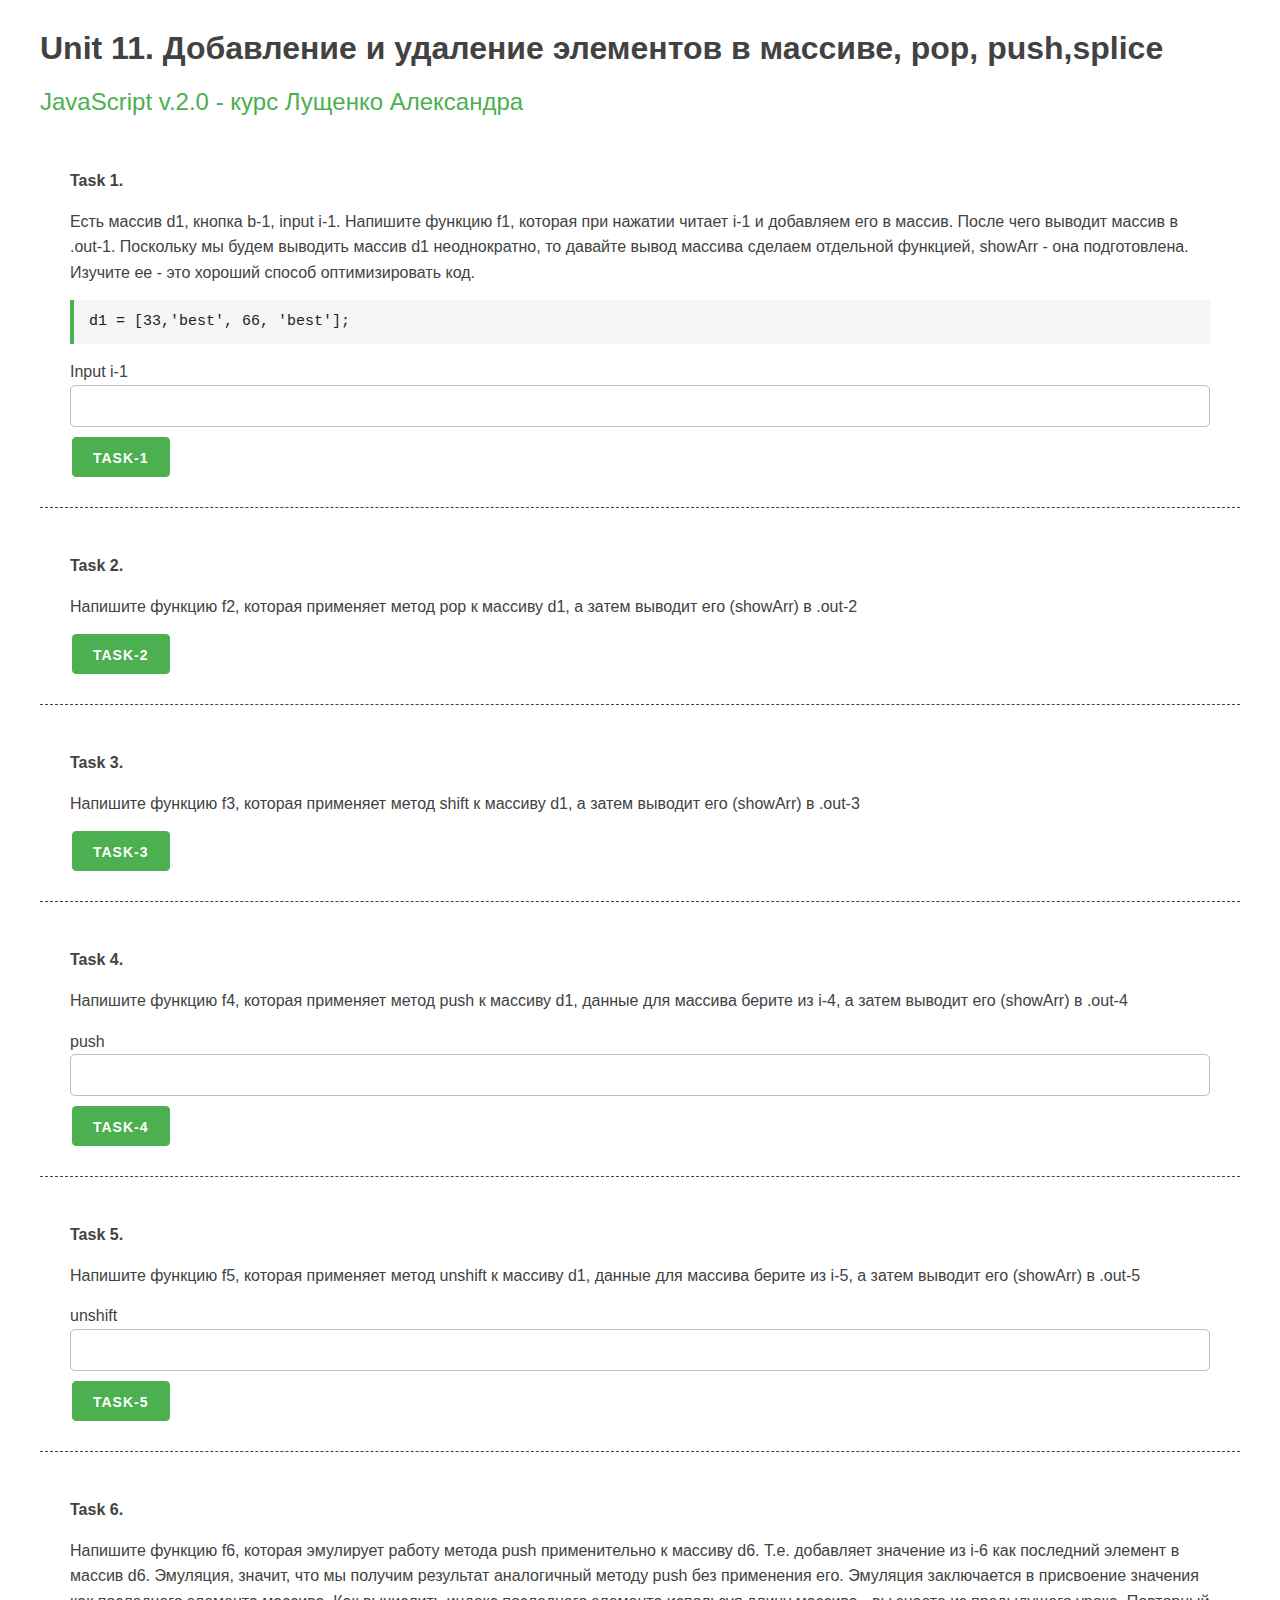
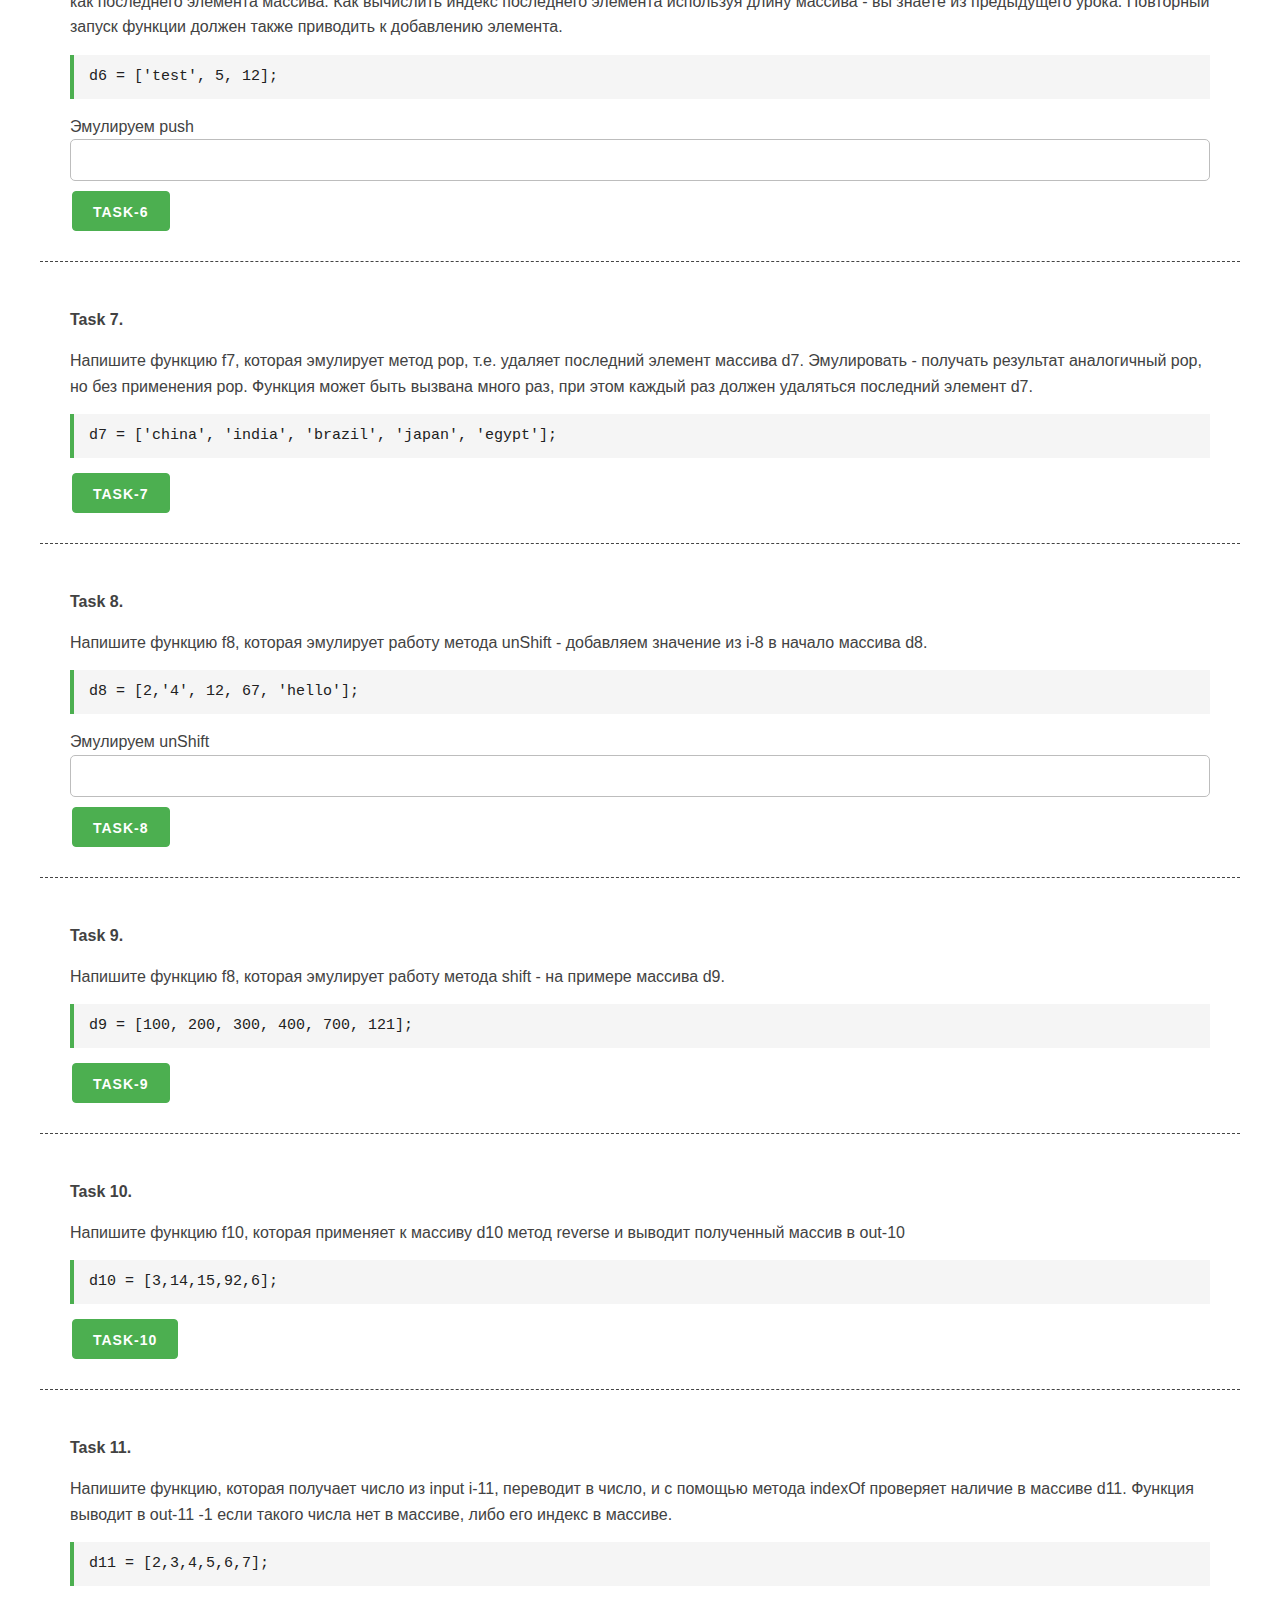
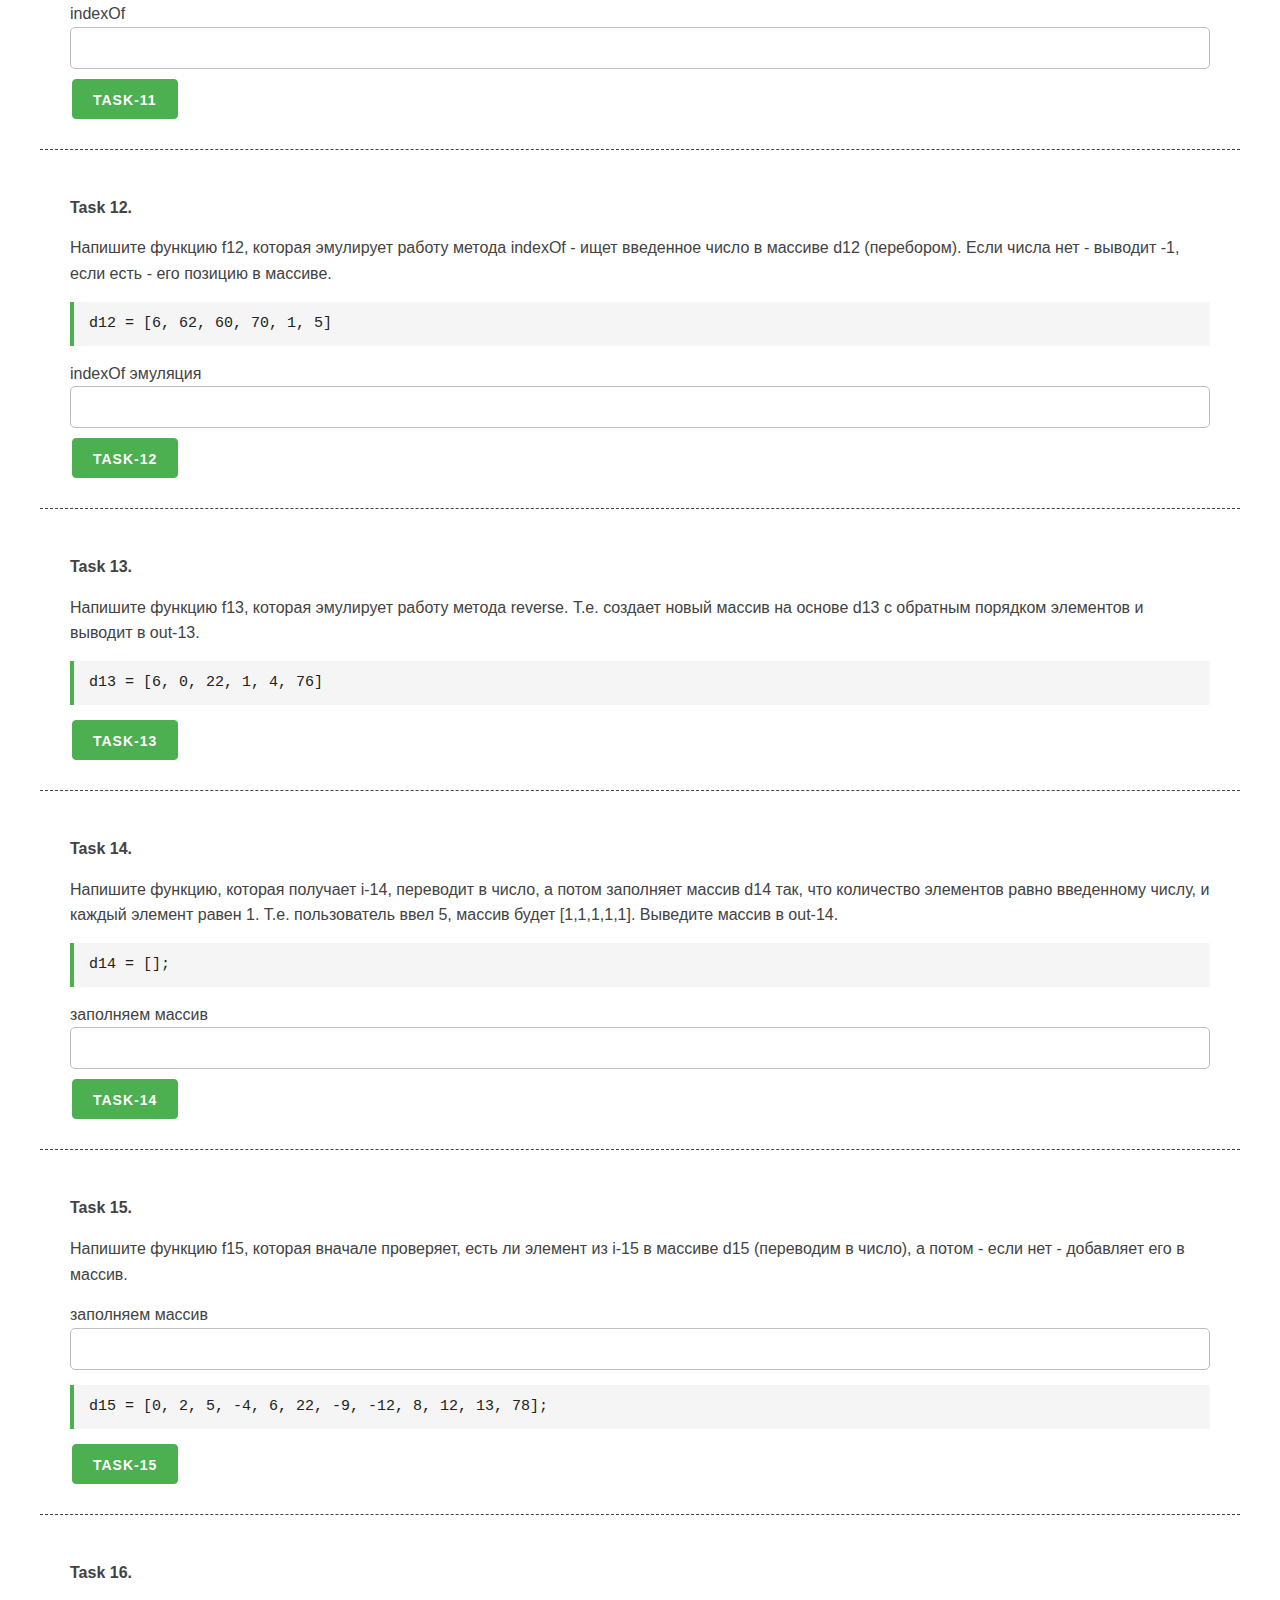
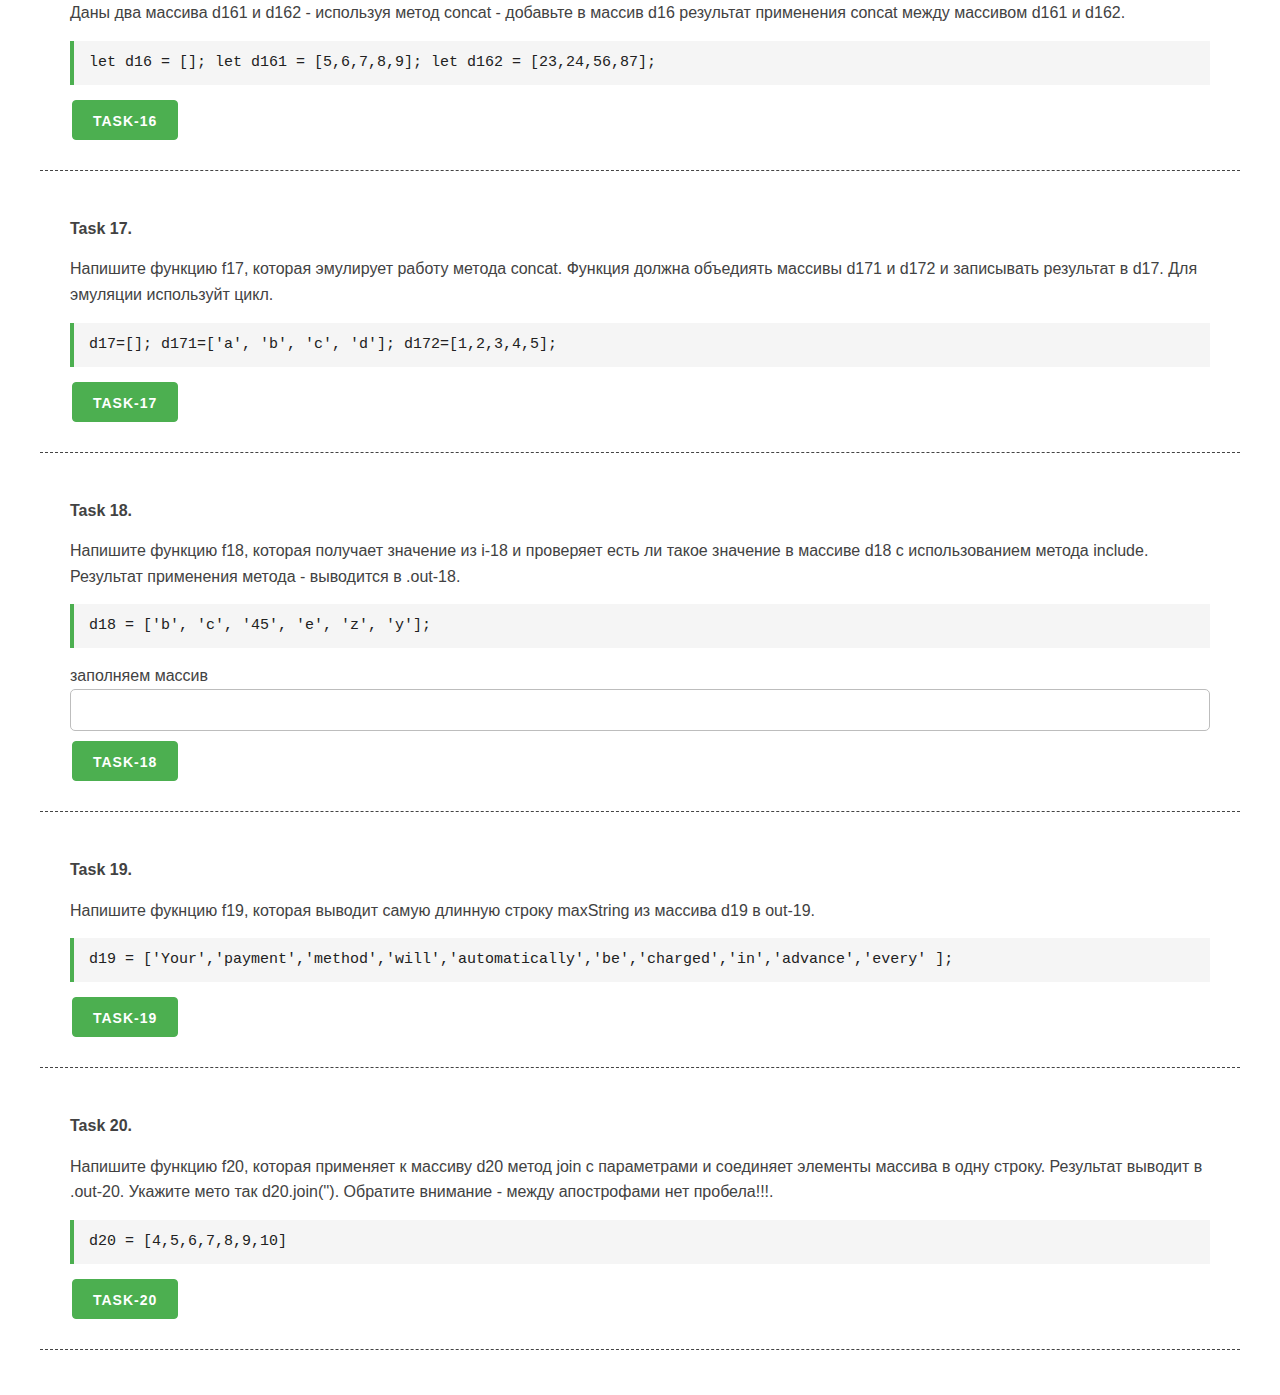
<file: unit_11/homework/unit_11.html>
<!DOCTYPE html>
<html lang="en">

<head>
    <meta charset="UTF-8">
    <meta name="viewport" content="width=device-width, initial-scale=1.0">
    <meta http-equiv="X-UA-Compatible" content="ie=edge">
    <link rel="stylesheet" href="css/mustard-ui.min.css">
    <link rel="stylesheet" href="css/style.css">
    <title>Unit 11</title>
</head>

<body>
    <div class="container">
        <h1>Unit 11. Добавление и удаление элементов в массиве, pop, push,splice</h1>
        <h2><a href="https://itgid.info/course/javascript-2" target="_blank">JavaScript v.2.0 - курс Лущенко
                Александра</a></h2>

        <section>
            <p><b>Task 1.</b></p>
            <p>Есть массив d1, кнопка b-1, input i-1. Напишите функцию f1, которая при нажатии читает i-1 и добавляем
                его в массив. После чего выводит массив в .out-1. Поскольку мы будем выводить массив d1 неоднократно, то
                давайте вывод массива сделаем отдельной функцией, showArr - она подготовлена. Изучите ее - это хороший
                способ оптимизировать код.</p>
            <pre>
         d1 = [33,'best', 66, 'best'];
        </pre>
            <div class="form-control">Input i-1 <input type="text" class="i-1"></div>
            <button class="button-primary b-1">Task-1</button>
            <div class="out-1"></div>
        </section>

        <section>
            <p><b>Task 2.</b></p>
            <p>Напишите функцию f2, которая применяет метод pop к массиву d1, а затем выводит его (showArr) в .out-2</p>
            <button class="button-primary b-2">Task-2</button>
            <div class="out-2"></div>
        </section>

        <section>
            <p><b>Task 3.</b></p>
            <p>Напишите функцию f3, которая применяет метод shift к массиву d1, а затем выводит его (showArr) в .out-3
            </p>
            <button class="button-primary b-3">Task-3</button>
            <div class="out-3"></div>
        </section>

        <section>
            <p><b>Task 4.</b></p>
            <p>Напишите функцию f4, которая применяет метод push к массиву d1, данные для массива берите из i-4, а затем
                выводит его (showArr) в .out-4</p>
            <div class="form-control">push <input type="text" class="i-4"></div>
            <button class="button-primary b-4">Task-4</button>
            <div class="out-4"></div>
        </section>

        <section>
            <p><b>Task 5.</b></p>
            <p>Напишите функцию f5, которая применяет метод unshift к массиву d1, данные для массива берите из i-5, а
                затем выводит его (showArr) в .out-5</p>
            <div class="form-control">unshift <input type="text" class="i-5"></div>
            <button class="button-primary b-5">Task-5</button>
            <div class="out-5"></div>
        </section>

        <section>
            <p><b>Task 6.</b></p>
            <p>Напишите функцию f6, которая эмулирует работу метода push применительно к массиву d6. Т.е. добавляет
                значение из i-6 как последний элемент в массив d6. Эмуляция, значит, что мы получим результат
                аналогичный методу push без применения его. Эмуляция заключается в присвоение значения как последнего
                элемента массива. Как вычислить индекс последнего элемента используя длину массива - вы знаете из
                предыдущего урока. Повторный запуск функции должен также приводить к добавлению элемента.</p>
            <pre>d6 = ['test', 5, 12];</pre>
            <div class="form-control">Эмулируем push <input type="text" class="i-6"></div>
            <button class="button-primary b-6">Task-6</button>
            <div class="out-6"></div>
        </section>

        <section>
            <p><b>Task 7.</b></p>
            <p>Напишите функцию f7, которая эмулирует метод pop, т.е. удаляет последний элемент массива d7. Эмулировать
                - получать результат аналогичный pop, но без применения pop. Функция может быть вызвана много раз, при
                этом каждый раз должен удаляться последний элемент d7.</p>
            <pre>
            d7 = ['china', 'india', 'brazil', 'japan', 'egypt'];
        </pre>
            <button class="button-primary b-7">Task-7</button>
            <div class="out-7"></div>
        </section>

        <section>
            <p><b>Task 8.</b></p>
            <p>Напишите функцию f8, которая эмулирует работу метода unShift - добавляем значение из i-8 в начало массива
                d8.</p>
            <pre>
             d8 = [2,'4', 12, 67, 'hello'];
        </pre>
            <div class="form-control">Эмулируем unShift <input type="text" class="i-8"></div>

            <button class="button-primary b-8">Task-8</button>
            <div class="out-8"></div>
            <div class="out-8-1"></div>
        </section>

        <section>
            <p><b>Task 9.</b></p>
            <p>Напишите функцию f8, которая эмулирует работу метода shift - на примере массива d9.</p>
            <pre>
            d9 = [100, 200, 300, 400, 700, 121];
        </pre>
            <button class="button-primary b-9">Task-9</button>
            <div class="out-9"></div>
        </section>

        <section>
            <p><b>Task 10.</b></p>
            <p>Напишите функцию f10, которая применяет к массиву d10 метод reverse и выводит полученный массив в out-10
            </p>
            <pre>d10 = [3,14,15,92,6];</pre>
            <button class="button-primary b-10">Task-10</button>
            <div class="out-10"></div>
        </section>

        <section>
            <p><b>Task 11.</b></p>
            <p>Напишите функцию, которая получает число из input i-11, переводит в число, и с помощью метода indexOf
                проверяет наличие в массиве d11. Функция выводит в out-11 -1 если такого числа нет в массиве, либо его
                индекс в массиве.
            </p>
            <pre>d11 = [2,3,4,5,6,7];</pre>
            <div class="form-control">indexOf <input type="text" class="i-11"></div>

            <button class="button-primary b-11">Task-11</button>
            <div class="out-11"></div>
        </section>

        <section>
            <p><b>Task 12.</b></p>
            <p>Напишите функцию f12, которая эмулирует работу метода indexOf - ищет введенное число в массиве d12
                (перебором). Если числа нет - выводит -1, если есть - его позицию в массиве.</p>
            <pre>d12 = [6, 62, 60, 70, 1, 5]</pre>
            <div class="form-control">indexOf эмуляция<input type="text" class="i-12"></div>

            <button class="button-primary b-12">Task-12</button>
            <div class="out-12"></div>
        </section>

        <section>
            <p><b>Task 13.</b></p>
            <p>Напишите функцию f13, которая эмулирует работу метода reverse. Т.е. создает новый массив на основе d13 с
                обратным порядком элементов и выводит в out-13.</p>
            <pre> d13 = [6, 0, 22, 1, 4, 76]</pre>
            <button class="button-primary b-13">Task-13</button>
            <div class="out-13"></div>
        </section>

        <section>
            <p><b>Task 14.</b></p>
            <p>Напишите функцию, которая получает i-14, переводит в число, а потом заполняет массив d14 так, что
                количество элементов равно введенному числу, и каждый элемент равен 1. Т.е. пользователь ввел 5, массив
                будет [1,1,1,1,1]. Выведите массив в out-14. </p>
            <pre>d14 = [];</pre>
            <div class="form-control">заполняем массив<input type="text" class="i-14"></div>
            <button class="button-primary b-14">Task-14</button>
            <div class="out-14"></div>
        </section>

        <section>
            <p><b>Task 15.</b></p>
            <p>Напишите функцию f15, которая вначале проверяет, есть ли элемент из i-15 в массиве d15 (переводим в
                число), а потом - если нет - добавляет его в массив.</p>
            <div class="form-control">заполняем массив<input type="text" class="i-15"></div>

            <pre>d15 = [0, 2, 5, -4, 6, 22, -9, -12, 8, 12, 13, 78];</pre>
            <button class="button-primary b-15">Task-15</button>
            <div class="out-15"></div>
        </section>

        <section>
            <p><b>Task 16.</b></p>
            <p>Даны два массива d161 и d162 - используя метод concat - добавьте в массив d16 результат применения concat
                между массивом d161 и d162.</p>
            <pre>
let d16 = [];
let d161 = [5,6,7,8,9];
let d162 = [23,24,56,87];
        </pre>
            <button class="button-primary b-16">Task-16</button>
            <div class="out-16"></div>
        </section>

        <section>
            <p><b>Task 17.</b></p>
            <p>Напишите функцию f17, которая эмулирует работу метода concat. Функция должна объедиять массивы d171 и
                d172 и записывать результат в d17. Для эмуляции используйт цикл.</p>
            <pre>
d17=[];
d171=['a', 'b', 'c', 'd'];
d172=[1,2,3,4,5];
        </pre>
            <button class="button-primary b-17">Task-17</button>
            <div class="out-17"></div>
        </section>

        <section>
            <p><b>Task 18.</b></p>
            <p>Напишите функцию f18, которая получает значение из i-18 и проверяет есть ли такое значение в массиве d18
                c использованием метода include. Результат применения метода - выводится в .out-18.</p>
            <pre>d18 = ['b', 'c', '45', 'e', 'z', 'y'];</pre>
            <div class="form-control">заполняем массив<input type="text" class="i-18"></div>
            <button class="button-primary b-18">Task-18</button>
            <div class="out-18"></div>
        </section>

        <section>
            <p><b>Task 19.</b></p>
            <p>Напишите фукнцию f19, которая выводит самую длинную строку maxString из массива d19 в out-19.</p>
            <pre>d19 = ['Your','payment','method','will','automatically','be','charged','in','advance','every' ];</pre>
            <button class="button-primary b-19">Task-19</button>
            <div class="out-19"></div>
        </section>

        <section>
            <p><b>Task 20.</b></p>
            <p>Напишите функцию f20, которая применяет к массиву d20 метод join с параметрами и соединяет элементы
                массива в одну строку. Результат выводит в .out-20. Укажите мето так d20.join(''). Обратите внимание  - между апострофами нет пробела!!!.</p>
            <pre> d20 = [4,5,6,7,8,9,10]</pre>
            <button class="button-primary b-20">Task-20</button>
            <div class="out-20"></div>
        </section>



    </div>

    <script src="unit_11.js"></script>
</body>

</html>
</file>
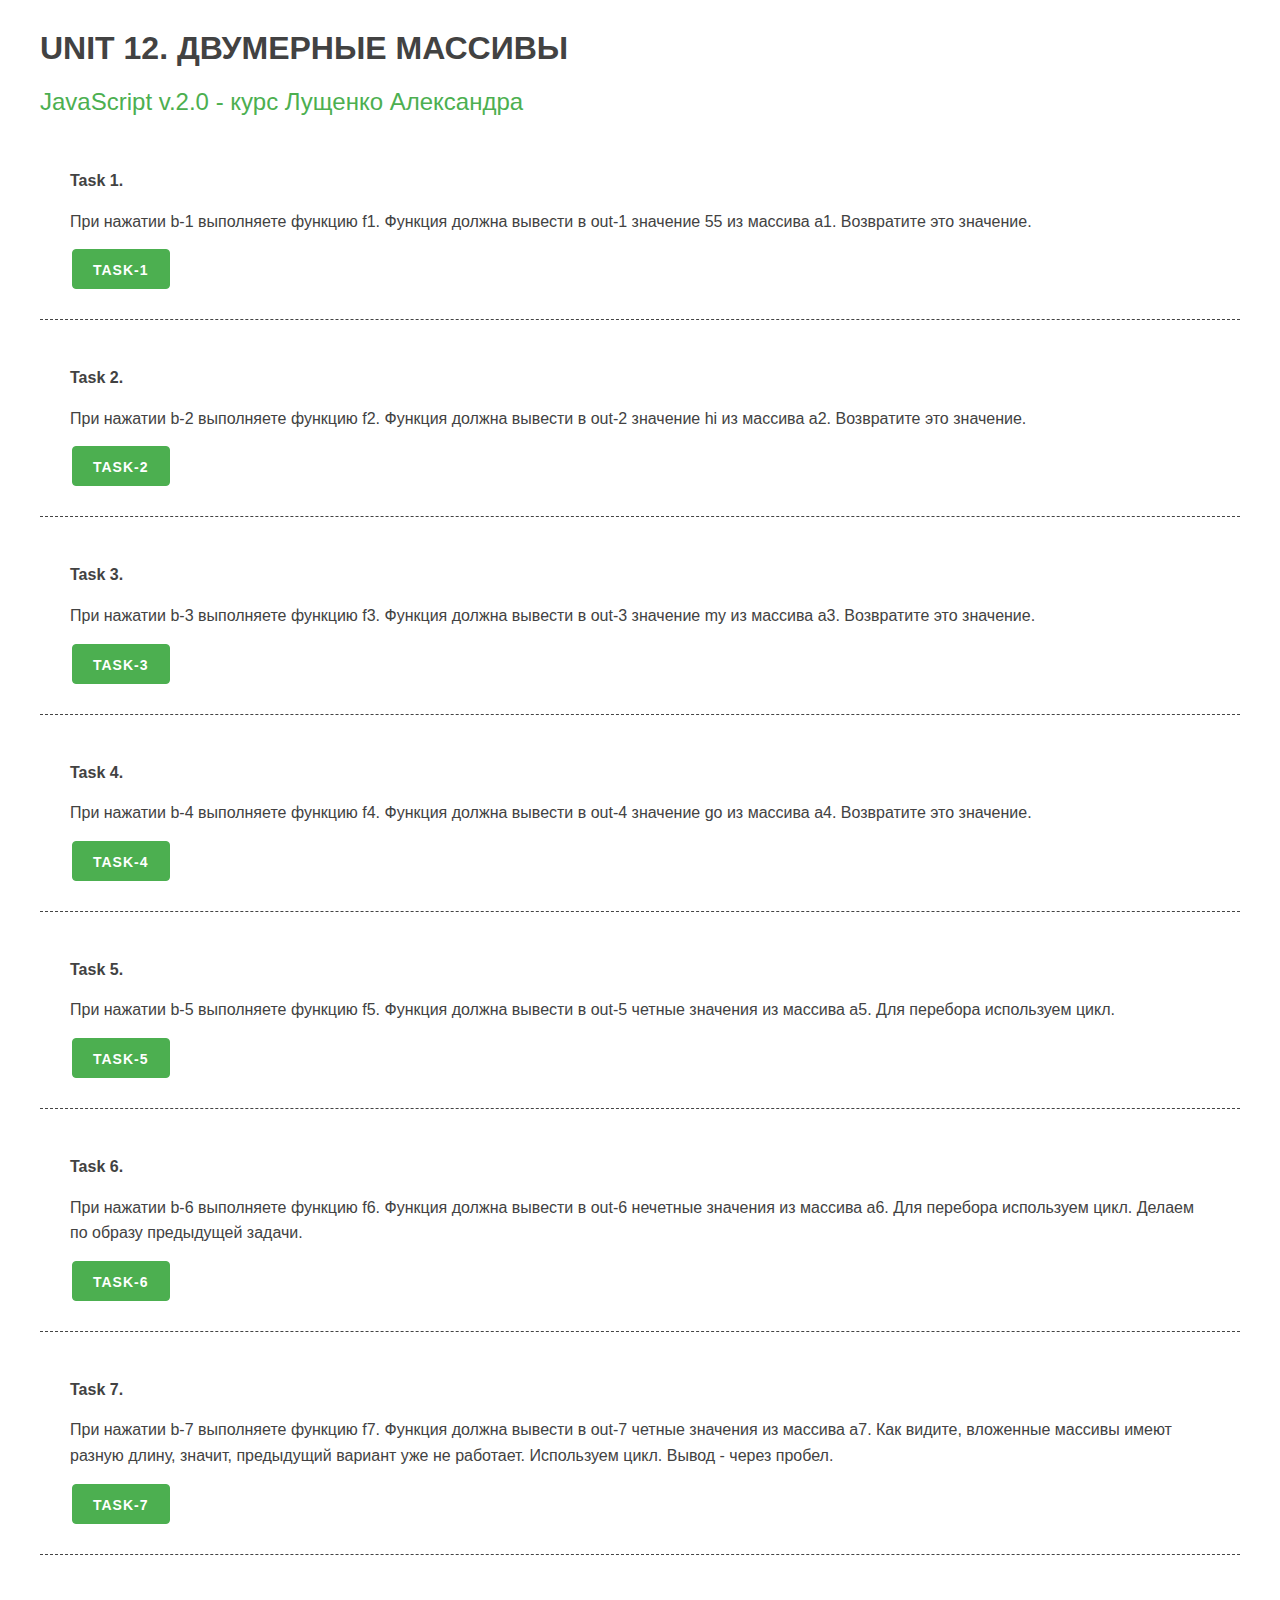
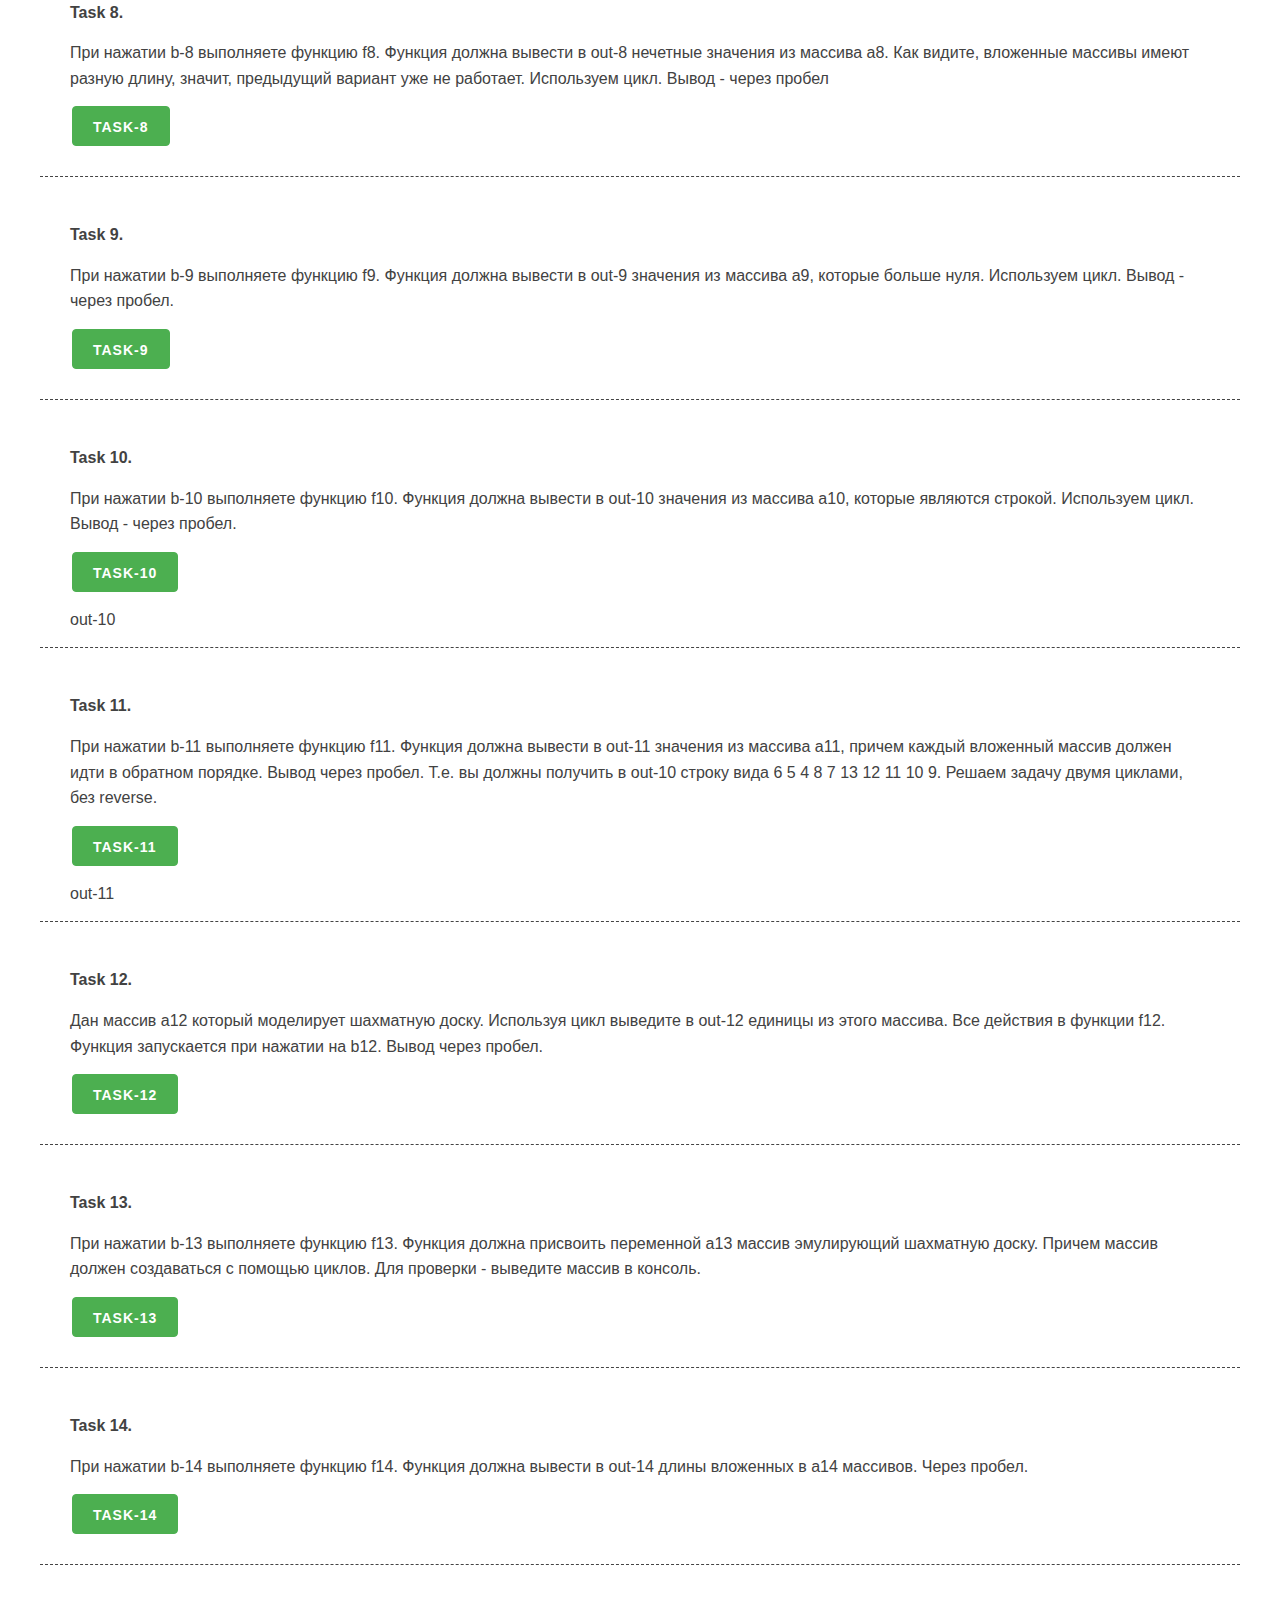
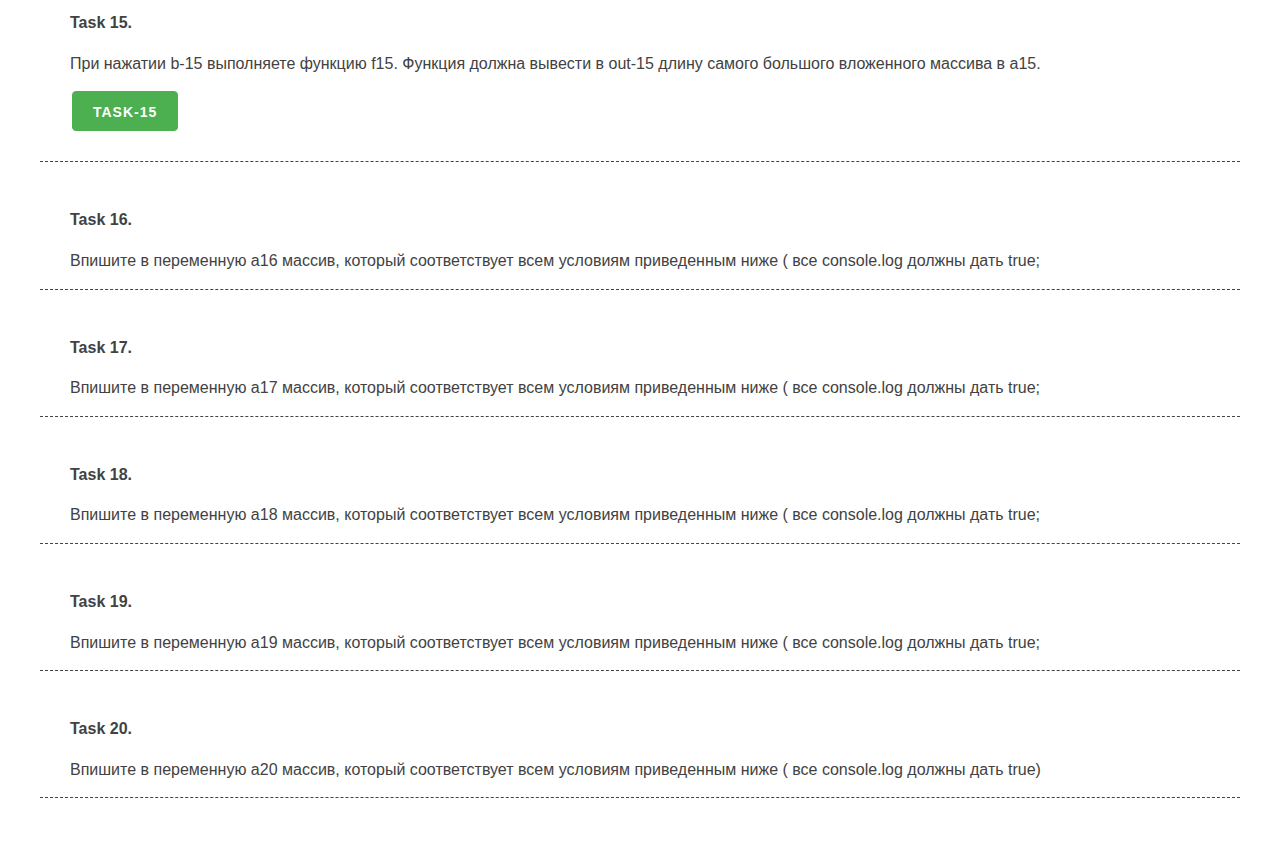
<file: unit_12/homework/unit_12.html>
<!DOCTYPE html>
<html lang="en">

<head>
    <meta charset="UTF-8">
    <meta name="viewport" content="width=device-width, initial-scale=1.0">
    <meta http-equiv="X-UA-Compatible" content="ie=edge">
    <link rel="stylesheet" href="css/mustard-ui.min.css">
    <link rel="stylesheet" href="css/style.css">
    <title>Unit 12</title>
</head>

<body>
    <div class="container">
        <h1>UNIT 12. ДВУМЕРНЫЕ МАССИВЫ</h1>
        <h2><a href="https://itgid.info/course/javascript-2" target="_blank">JavaScript v.2.0 - курс Лущенко
                Александра</a></h2>

        <section>
            <p><b>Task 1.</b></p>
            <p>При нажатии b-1 выполняете функцию f1. Функция должна вывести в out-1 значение 55 из массива a1. Возвратите это значение.</p>
            <button class="button-primary b-1">Task-1</button>
            <div class="out-1"></div>
        </section>

        <section>
            <p><b>Task 2.</b></p>
            <p>При нажатии b-2 выполняете функцию f2. Функция должна вывести в out-2 значение hi из массива a2. Возвратите это значение.</p>
            <button class="button-primary b-2">Task-2</button>
            <div class="out-2"></div>
        </section>

        <section>
            <p><b>Task 3.</b></p>
            <p>При нажатии b-3 выполняете функцию f3. Функция должна вывести в out-3 значение my из массива a3. Возвратите это значение.</p>
            <button class="button-primary b-3">Task-3</button>
            <div class="out-3"></div>
        </section>

        <section>
            <p><b>Task 4.</b></p>
            <p>При нажатии b-4 выполняете функцию f4. Функция должна вывести в out-4 значение go из массива a4. Возвратите это значение.</p>
            <button class="button-primary b-4">Task-4</button>
            <div class="out-4"></div>
        </section>

        <section>
            <p><b>Task 5.</b></p>
            <p>При нажатии b-5 выполняете функцию f5. Функция должна вывести в out-5 четные значения из массива a5. Для перебора используем цикл.
            </p>
            <button class="button-primary b-5">Task-5</button>
            <div class="out-5"></div>
        </section>

        <section>
            <p><b>Task 6.</b></p>
            <p>При нажатии b-6 выполняете функцию f6. Функция должна вывести в out-6 нечетные значения из массива a6. Для перебора используем цикл. Делаем по образу предыдущей задачи.</p>
            <button class="button-primary b-6">Task-6</button>
            <div class="out-6"></div>
        </section>

        <section>
            <p><b>Task 7.</b></p>
            <p> При нажатии b-7 выполняете функцию f7. Функция должна вывести в out-7 четные значения из массива a7. Как видите, вложенные массивы имеют разную длину, значит, предыдущий вариант уже не работает. Используем цикл. Вывод - через пробел.</p>
            <button class="button-primary b-7">Task-7</button>
            <div class="out-7"></div>
        </section>

        <section>
            <p><b>Task 8.</b></p>
            <p>При нажатии b-8 выполняете функцию f8. Функция должна вывести в out-8 нечетные значения из массива a8. Как видите, вложенные массивы имеют разную длину, значит, предыдущий вариант уже не работает. Используем цикл. Вывод - через пробел</p>
            <button class="button-primary b-8">Task-8</button>
            <div class="out-8"></div>
        </section>

        <section>
            <p><b>Task 9.</b></p>
            <p>При нажатии b-9 выполняете функцию f9. Функция должна вывести в out-9 значения из массива a9, которые больше нуля. Используем цикл. Вывод - через пробел.
            </p>

            <button class="button-primary b-9">Task-9</button>
            <div class="out-9"></div>
        </section>

        <section>
            <p><b>Task 10.</b></p>
            <p>При нажатии b-10 выполняете функцию f10. Функция должна вывести в out-10 значения из массива a10, которые являются строкой. Используем цикл. Вывод - через пробел.</p>
            <button class="button-primary b-10">Task-10</button>
            <div class="out-10">out-10</div>
        </section>

        <section>
            <p><b>Task 11.</b></p>
            <p>При нажатии b-11 выполняете функцию f11. Функция должна вывести в out-11 значения из массива a11, причем каждый вложенный массив должен идти в обратном порядке. Вывод через пробел. Т.е. вы должны получить в out-10 строку вида 6 5 4 8 7 13 12 11 10 9. Решаем задачу двумя циклами, без reverse.</p>
            <button class="button-primary b-11">Task-11</button>
            <div class="out-11">out-11</div>
        </section>

        <section>
            <p><b>Task 12.</b></p>
            <p> Дан массив a12 который моделирует шахматную доску. Используя цикл выведите в out-12 единицы из этого массива. Все действия в функции f12. Функция запускается при нажатии на b12. Вывод через пробел.</p>
            <button class="button-primary b-12">Task-12</button>
            <div class="out-12"></div>
        </section>

        <section>
            <p><b>Task 13.</b></p>
            <p>При нажатии b-13 выполняете функцию f13. Функция должна присвоить переменной a13 массив эмулирующий шахматную доску. Причем массив должен создаваться с помощью циклов. Для проверки - выведите массив в консоль.</p>
            <button class="button-primary b-13">Task-13</button>
            <div class="out-13"></div>
        </section>

        <section>
            <p><b>Task 14.</b></p>
            <p>При нажатии b-14 выполняете функцию f14. Функция должна вывести в out-14 длины вложенных в a14 массивов. Через пробел.</p>
            <button class="button-primary b-14">Task-14</button>
            <div class="out-14"></div>
        </section>

        <section>
            <p><b>Task 15.</b></p>
            <p>При нажатии b-15 выполняете функцию f15. Функция должна вывести в out-15 длину самого большого вложенного массива в a15.</p>
            <button class="button-primary b-15">Task-15</button>
            <div class="out-15"></div>
        </section>

        <section>
            <p><b>Task 16.</b></p>
            <p>Впишите в переменную a16 массив, который соответствует всем условиям приведенным ниже ( все console.log должны дать true;</p>
        </section>

        <section>
            <p><b>Task 17.</b></p>
            <p>Впишите в переменную a17 массив, который соответствует всем условиям приведенным ниже ( все console.log должны дать true;</p>
        </section>

        <section>
            <p><b>Task 18.</b></p>
            <p>Впишите в переменную a18 массив, который соответствует всем условиям приведенным ниже ( все console.log должны дать true;</p>
        </section>

        <section>
            <p><b>Task 19.</b></p>
            <p> Впишите в переменную a19 массив, который соответствует всем условиям приведенным ниже ( все console.log должны дать true;</p>
        </section>

        <section>
            <p><b>Task 20.</b></p>
            <p>Впишите в переменную a20 массив, который соответствует всем условиям приведенным ниже ( все console.log должны дать true)</p>
        </section>

    </div>

    <script src="unit_12.js"></script>
</body>

</html>
</file>
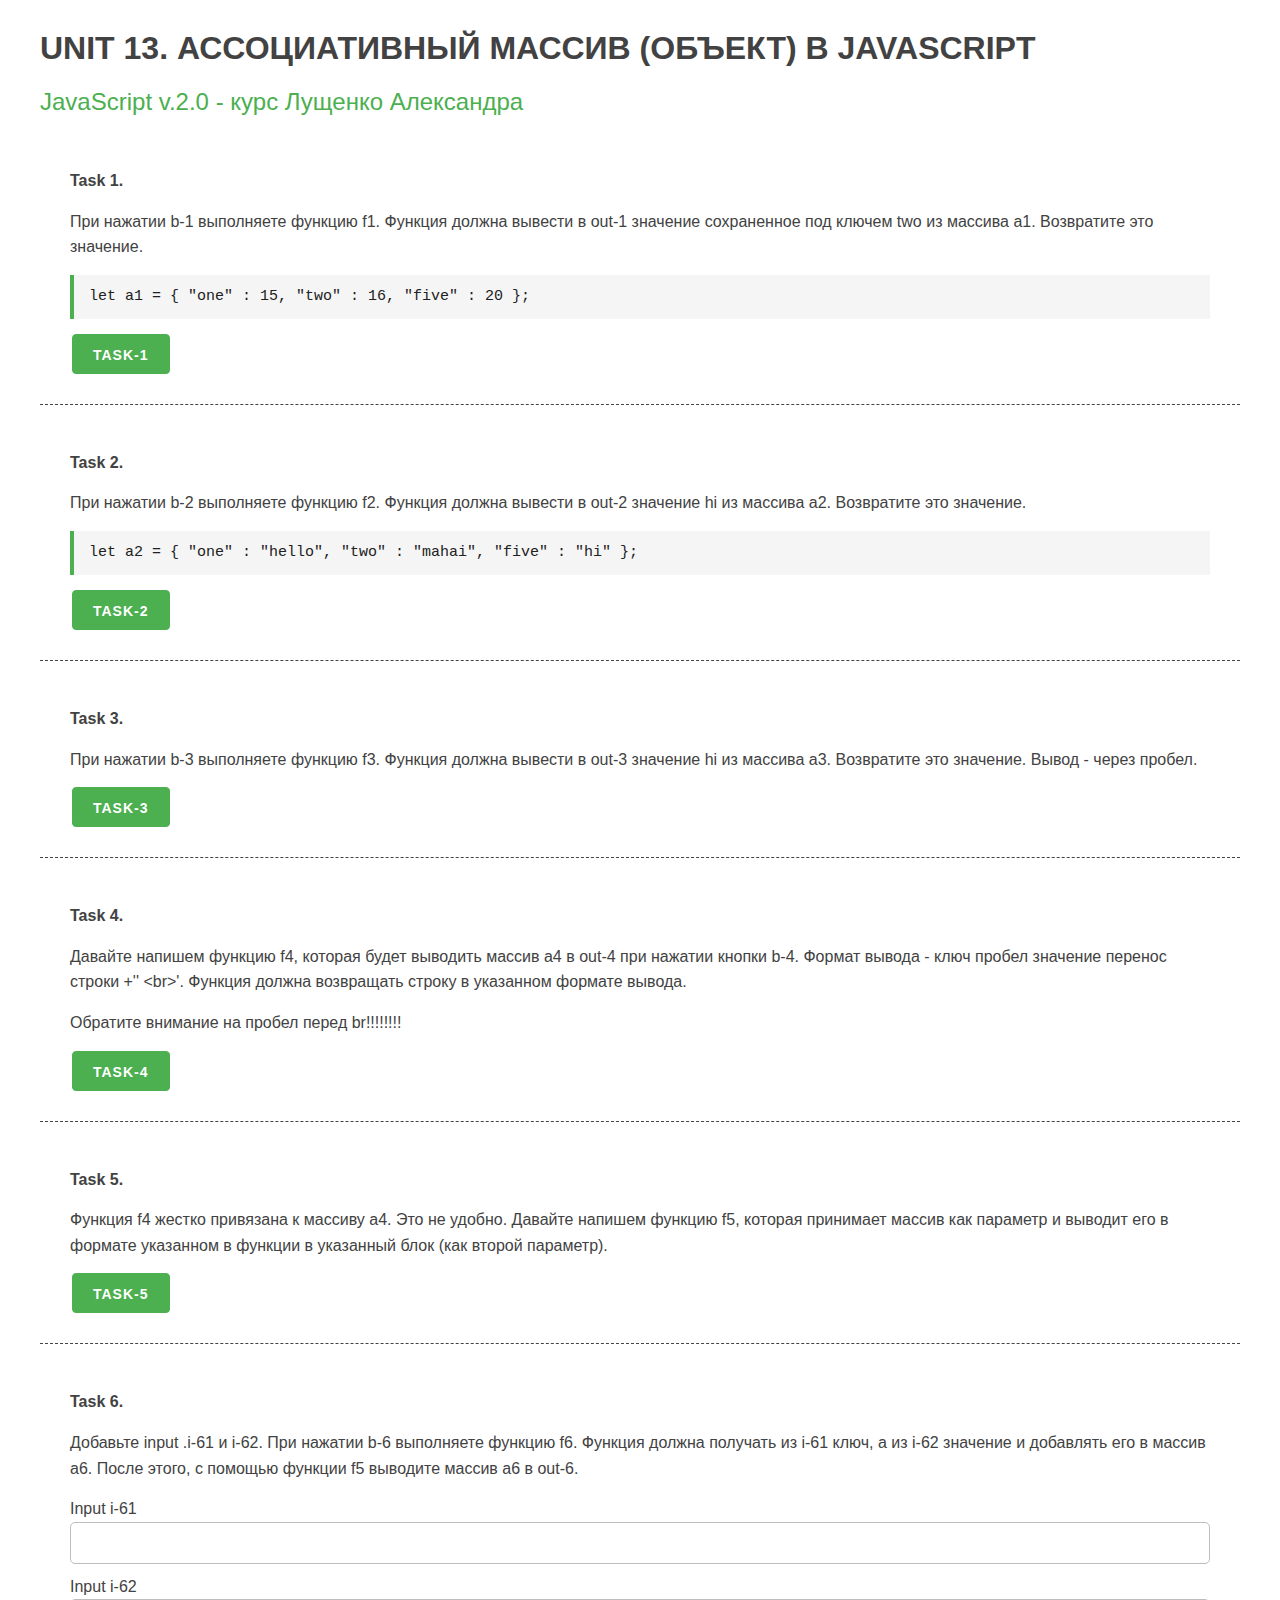
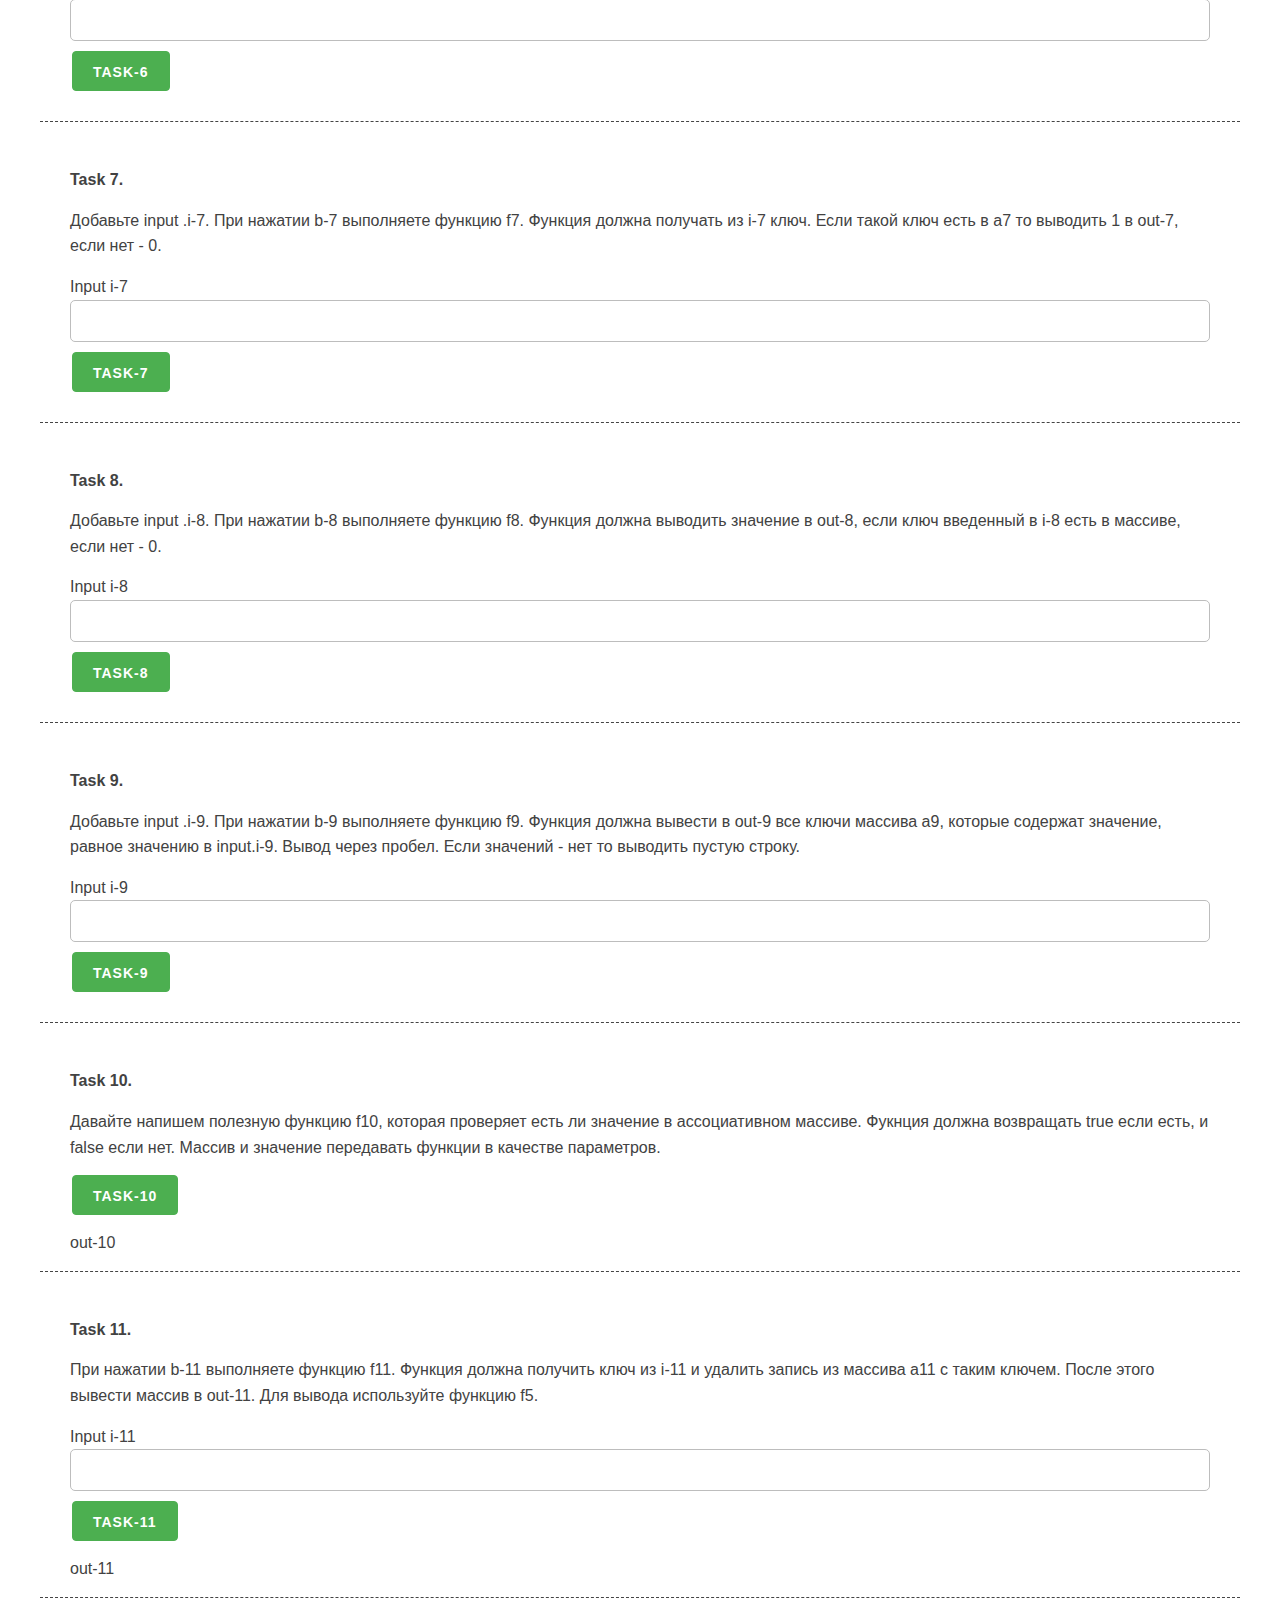
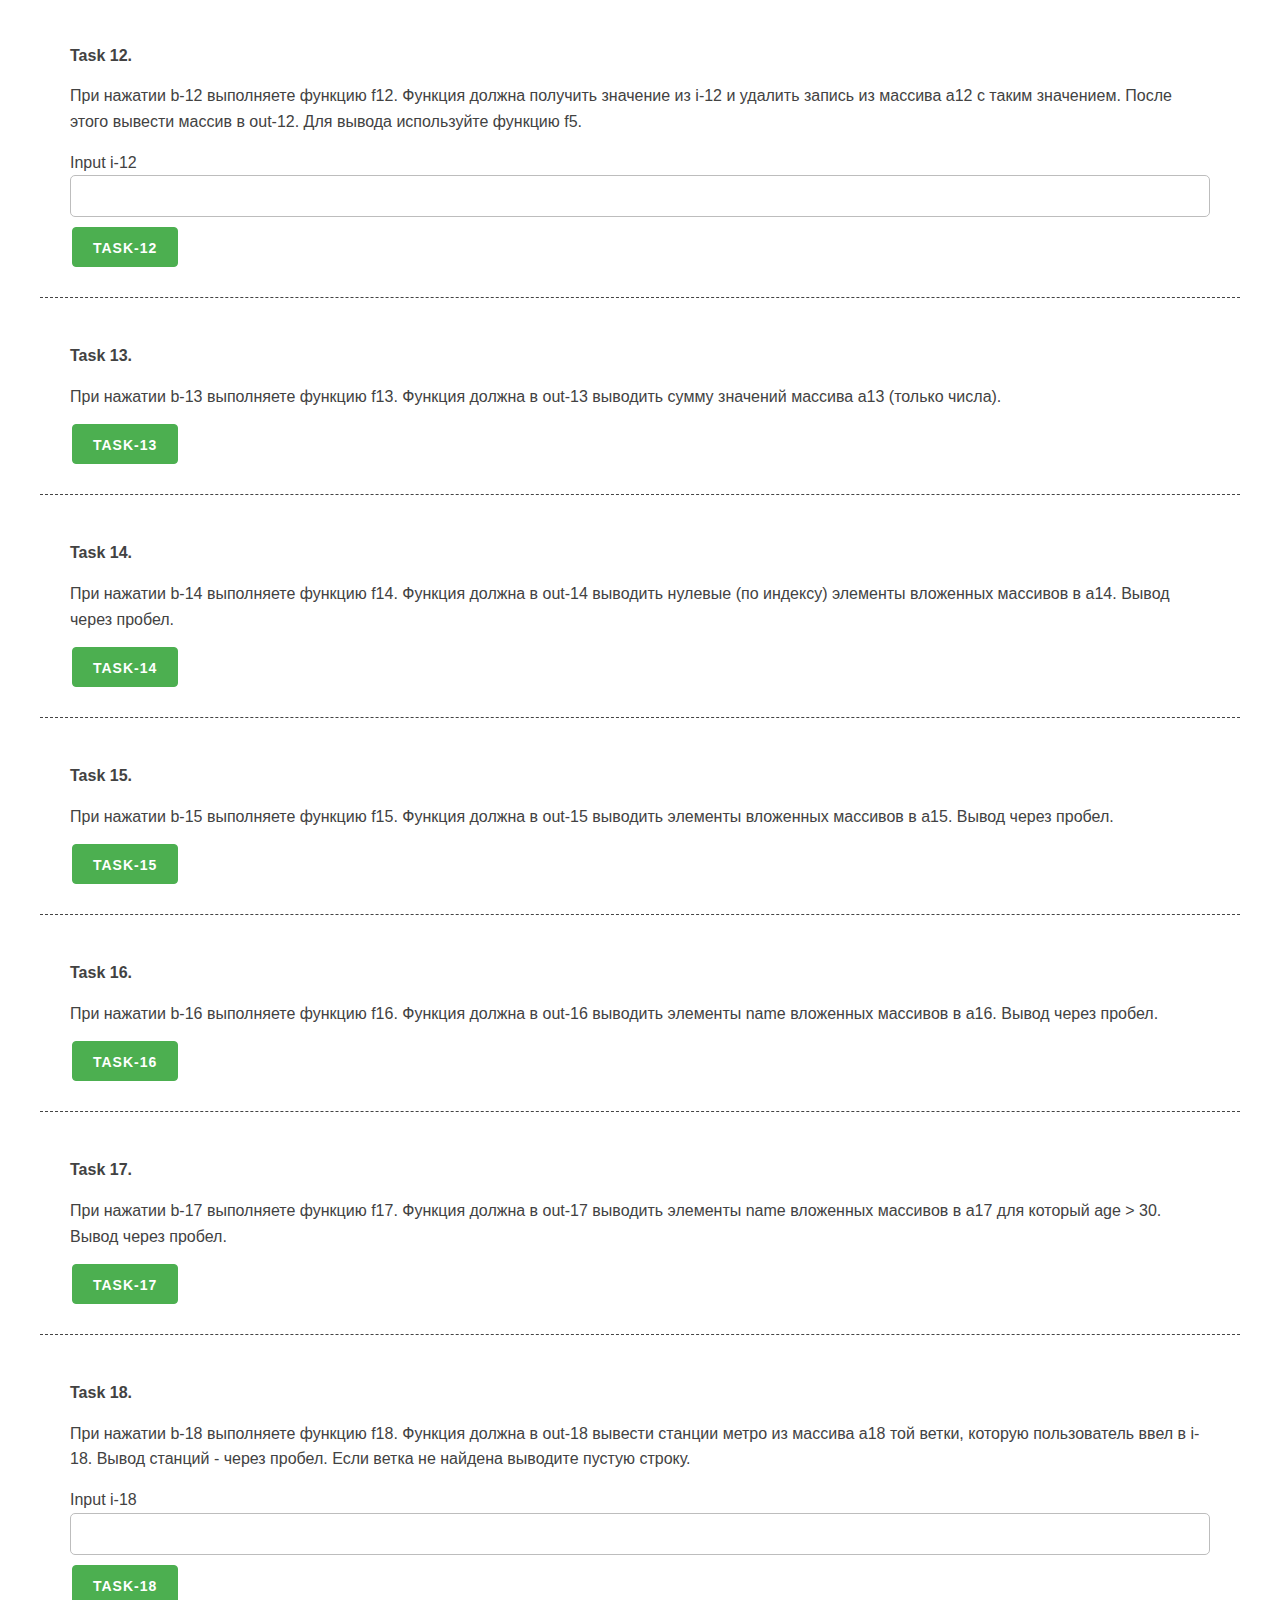
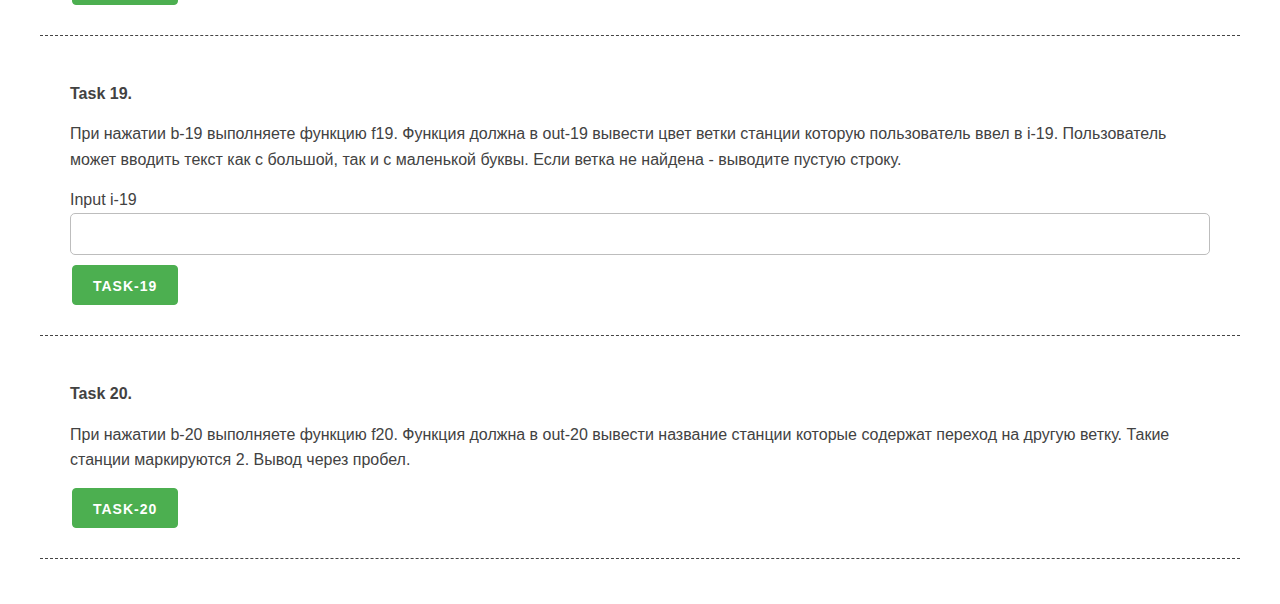
<file: unit_13/unit_13/unit_13.html>
<!DOCTYPE html>
<html lang="en">

<head>
    <meta charset="UTF-8">
    <meta name="viewport" content="width=device-width, initial-scale=1.0">
    <meta http-equiv="X-UA-Compatible" content="ie=edge">
    <link rel="stylesheet" href="css/mustard-ui.min.css">
    <link rel="stylesheet" href="css/style.css">
    <title>Unit 13</title>
</head>

<body>
    <div class="container">
        <h1>UNIT 13. АССОЦИАТИВНЫЙ МАССИВ (ОБЪЕКТ) В JAVASCRIPT</h1>
        <h2><a href="https://itgid.info/course/javascript-2" target="_blank">JavaScript v.2.0 - курс Лущенко
                Александра</a></h2>

        <section>
            <p><b>Task 1.</b></p>
            <p>При нажатии b-1 выполняете функцию f1. Функция должна вывести в out-1 значение сохраненное под ключем two
                из массива a1. Возвратите это значение.</p>
            <pre>
let a1 = {
"one" : 15,
"two" : 16,
"five" : 20
};
</pre>
            <button class="button-primary b-1">Task-1</button>
            <div class="out-1"></div>
        </section>

        <section>
            <p><b>Task 2.</b></p>
            <p>При нажатии b-2 выполняете функцию f2. Функция должна вывести в out-2 значение hi из массива a2.
                Возвратите это значение.</p>
            <pre>
    let a2 = {
"one" : "hello",
"two" : "mahai",
"five" : "hi"
};
</pre>
            <button class="button-primary b-2">Task-2</button>
            <div class="out-2"></div>
        </section>

        <section>
            <p><b>Task 3.</b></p>
            <p>При нажатии b-3 выполняете функцию f3. Функция должна вывести в out-3 значение hi из массива a3.
                Возвратите это значение. Вывод - через пробел.</p>
            <button class="button-primary b-3">Task-3</button>
            <div class="out-3"></div>
        </section>

        <section>
            <p><b>Task 4.</b></p>
            <p>Давайте напишем функцию f4, которая будет выводить массив a4 в out-4 при нажатии кнопки b-4. Формат
                вывода - ключ пробел значение перенос строки +'&#x27; &#x3C;br&#x3E;'. Функция должна возвращать строку
                в указанном формате вывода.</p>
            <p> Обратите внимание на пробел перед br!!!!!!!!</p>
            <button class="button-primary b-4">Task-4</button>
            <div class="out-4"></div>
        </section>

        <section>
            <p><b>Task 5.</b></p>
            <p>Функция f4 жестко привязана к массиву a4. Это не удобно. Давайте напишем функцию f5, которая принимает
                массив как параметр и выводит его в формате указанном в функции в указанный блок (как второй параметр).
            </p>
            <button class="button-primary b-5">Task-5</button>
            <div class="out-5"></div>
        </section>

        <section>
            <p><b>Task 6.</b></p>
            <p> Добавьте input .i-61 и i-62. При нажатии b-6 выполняете функцию f6. Функция должна получать из i-61
                ключ, а из i-62 значение и добавлять его в массив a6. После этого, с помощью функции f5 выводите массив
                a6 в out-6.</p>
            <div class="form-control">Input i-61 <input type="text" class="i-61"></div>
            <div class="form-control">Input i-62 <input type="text" class="i-62"></div>
            <button class="button-primary b-6">Task-6</button>
            <div class="out-6"></div>
        </section>

        <section>
            <p><b>Task 7.</b></p>
            <p> Добавьте input .i-7. При нажатии b-7 выполняете функцию f7. Функция должна получать из i-7 ключ. Если
                такой ключ есть в a7 то выводить 1 в out-7, если нет - 0.</p>
            <div class="form-control">Input i-7 <input type="text" class="i-7"></div>
            <button class="button-primary b-7">Task-7</button>
            <div class="out-7"></div>
        </section>

        <section>
            <p><b>Task 8.</b></p>
            <p>Добавьте input .i-8. При нажатии b-8 выполняете функцию f8. Функция должна выводить значение в out-8,
                если ключ введенный в i-8 есть в массиве, если нет - 0.</p>
            <div class="form-control">Input i-8 <input type="text" class="i-8"></div>
            <button class="button-primary b-8">Task-8</button>
            <div class="out-8"></div>
        </section>

        <section>
            <p><b>Task 9.</b></p>
            <p>Добавьте input .i-9. При нажатии b-9 выполняете функцию f9. Функция должна вывести в out-9 все ключи
                массива a9, которые содержат значение, равное значению в input.i-9. Вывод через пробел. Если значений -
                нет то выводить пустую строку. </p>
            <div class="form-control">Input i-9 <input type="text" class="i-9"></div>
            <button class="button-primary b-9">Task-9</button>
            <div class="out-9"></div>
        </section>

        <section>
            <p><b>Task 10.</b></p>
            <p>Давайте напишем полезную функцию f10, которая проверяет есть ли значение в ассоциативном массиве. Фукнция
                должна возвращать true если есть, и false если нет. Массив и значение передавать функции в качестве
                параметров.</p>
            <button class="button-primary b-10">Task-10</button>
            <div class="out-10">out-10</div>
        </section>

        <section>
            <p><b>Task 11.</b></p>
            <p>При нажатии b-11 выполняете функцию f11. Функция должна получить ключ из i-11 и удалить запись из массива
                a11 с таким ключем. После этого вывести массив в out-11. Для вывода используйте функцию f5.</p>
            <div class="form-control">Input i-11 <input type="text" class="i-11"></div>
            <button class="button-primary b-11">Task-11</button>
            <div class="out-11">out-11</div>
        </section>

        <section>
            <p><b>Task 12.</b></p>
            <p> При нажатии b-12 выполняете функцию f12. Функция должна получить значение из i-12 и удалить запись из
                массива a12 с таким значением. После этого вывести массив в out-12. Для вывода используйте функцию f5.
            </p>
            <div class="form-control">Input i-12 <input type="text" class="i-12"></div>

            <button class="button-primary b-12">Task-12</button>
            <div class="out-12"></div>
        </section>

        <section>
            <p><b>Task 13.</b></p>
            <p> При нажатии b-13 выполняете функцию f13. Функция должна в out-13 выводить сумму значений массива a13
                (только числа).</p>
            <button class="button-primary b-13">Task-13</button>
            <div class="out-13"></div>
        </section>

        <section>
            <p><b>Task 14.</b></p>
            <p>При нажатии b-14 выполняете функцию f14. Функция должна в out-14 выводить нулевые (по индексу) элементы
                вложенных массивов в a14. Вывод через пробел.</p>
            <button class="button-primary b-14">Task-14</button>
            <div class="out-14"></div>
        </section>

        <section>
            <p><b>Task 15.</b></p>
            <p>При нажатии b-15 выполняете функцию f15. Функция должна в out-15 выводить элементы вложенных массивов в
                a15. Вывод через пробел.</p>
            <button class="button-primary b-15">Task-15</button>
            <div class="out-15"></div>
        </section>

        <section>
            <p><b>Task 16.</b></p>
            <p>При нажатии b-16 выполняете функцию f16. Функция должна в out-16 выводить элементы name вложенных
                массивов в a16. Вывод через пробел.</p>
            <button class="button-primary b-16">Task-16</button>
            <div class="out-16"></div>
        </section>

        <section>
            <p><b>Task 17.</b></p>
            <p> При нажатии b-17 выполняете функцию f17. Функция должна в out-17 выводить элементы name вложенных
                массивов в a17 для который age > 30. Вывод через пробел.</p>
            <button class="button-primary b-17">Task-17</button>
            <div class="out-17"></div>
        </section>

        <section>
            <p><b>Task 18.</b></p>
            <p>При нажатии b-18 выполняете функцию f18. Функция должна в out-18 вывести станции метро из массива a18 той
                ветки, которую пользователь ввел в i-18. Вывод станций - через пробел. Если ветка не найдена выводите
                пустую строку.</p>
            <div class="form-control">Input i-18 <input type="text" class="i-18"></div>
            <button class="button-primary b-18">Task-18</button>
            <div class="out-18"></div>
        </section>

        <section>
            <p><b>Task 19.</b></p>
            <p> При нажатии b-19 выполняете функцию f19. Функция должна в out-19 вывести цвет ветки станции которую
                пользователь ввел в i-19. Пользователь может вводить текст как с большой, так и с маленькой буквы. Если
                ветка не найдена - выводите пустую строку.</p>
            <div class="form-control">Input i-19 <input type="text" class="i-19"></div>
            <button class="button-primary b-19">Task-19</button>
            <div class="out-19"></div>
        </section>

        <section>
            <p><b>Task 20.</b></p>
            <p>При нажатии b-20 выполняете функцию f20. Функция должна в out-20 вывести название станции которые
                содержат переход на другую ветку. Такие станции маркируются 2. Вывод через пробел.</p>
            <button class="button-primary b-20">Task-20</button>
            <div class="out-20"></div>
        </section>

    </div>

    <script src="unit_13.js"></script>
</body>

</html>
</file>
<file: unit_14/homework/css/style.css>
@font-face{
    font-family: "NaturalMono";
    src:url('../fonts/19924.woff2');
    font-weight: 400;
    font-style: normal;
    font-display: swap;
}
*{
    box-sizing: border-box;
    margin: 0;
    padding: 0;
}

.container{
    max-width: 1200px;
    margin: 0 auto;
    padding: 10px 10px;

}

.weather__inner{
    background-color: #d8e9ee;
    box-shadow: 0 0 10px rgba(0,0,0,0.5);
    border-radius: 10px;
    display: flex;
    justify-content: space-around; 
    flex-wrap: wrap;
}

.weather__item{
    border: 2px solid  rgb(6, 124, 79);
    border-radius: 5px;
    padding: 10px;
    margin: 10px;
    display: flex;
    flex-direction: column;
    justify-content: space-around;
    align-items: center;
    min-height: 220px;
    min-width: 150px;
}
.weather__city{
    font-family: "NaturalMono";
    font-size: 20px;
    color: rgb(6, 124, 79);
    text-align: start;
}

.weather__deg{
    padding-top: 10px;
    font-family: "NaturalMono"; 
    font-weight: 600; 
    font-size: 30px;
    color: rgb(72, 106, 179);
}
</file>
<file: unit 4/unit_04/css/style.css>
.container  {
    width: 100%;
}

h1 {
    font-size: 32px;
    line-height: 36px;
}

h2  {
    font-size: 24px;
}

section {
    margin-bottom: 15px;
    padding-bottom: 15px;
    border-bottom: 1px dashed #444;
}

.block {
    width: 75px;
    height: 75px;
    margin: 25px;
    border: 2px solid #333;
}

.active {
    background: orange;
}

.hide {
    display: none;
}

.img-12-min {
    width: 64px;
}

.img-12-max {
    width: 128px;    border: 3px solid #fff;

}

.active-img {
    border: 3px solid black;
}
</file>
<file: unit 5/unit_05/css/style.css>
.container  {
    width: 100%;
}

section {
    margin-bottom: 15px;
    padding-bottom: 15px;
    border-bottom: 1px dashed #444;
}

.block {
    width: 75px;
    height: 75px;
    margin: 25px;
    border: 2px solid #333;
}

.active {
    background: orange;
}

.hide {
    display: none;
}

.img-12-min {
    width: 64px;
}

.img-12-max {
    width: 128px;    border: 3px solid #fff;

}

.active-img {
    border: 3px solid black;
}
</file>
<file: unit 6/unit_06/css/style.css>
.container  {
    width: 100%;
}

section {
    margin-bottom: 15px;
    padding-bottom: 15px;
    border-bottom: 1px dashed #444;
}

.block {
    width: 75px;
    height: 75px;
    margin: 25px;
    border: 2px solid #333;
}

.active {
    background: orange;
}

.hide {
    display: none;
}

.img-12-min {
    width: 64px;
}

.img-12-max {
    width: 128px;    border: 3px solid #fff;

}

.active-img {
    border: 3px solid black;
}
</file>
<file: unit 7/unit_07/css/style.css>
.container  {
    width: 100%;
}

section {
    margin-bottom: 15px;
    padding-bottom: 15px;
    border-bottom: 1px dashed #444;
}

.block {
    width: 75px;
    height: 75px;
    margin: 25px;
    border: 2px solid #333;
}

.active {
    background: orange;
}

.hide {
    display: none;
}

.img-12-min {
    width: 64px;
}

.img-12-max {
    width: 128px;    border: 3px solid #fff;

}

.active-img {
    border: 3px solid black;
}
/* .out-7{
    height: px;
} */
</file>
<file: unit 8/unit_08/css/style.css>
.container  {
    width: 100%;
}

section {
    margin-bottom: 15px;
    padding-bottom: 15px;
    border-bottom: 1px dashed #444;
}

.block {
    width: 75px;
    height: 75px;
    margin: 25px;
    border: 2px solid #333;
}

.active {
    background: orange;
}

.hide {
    display: none;
}

.img-12-min {
    width: 64px;
}

.img-12-max {
    width: 128px;    border: 3px solid #fff;

}

.active-img {
    border: 3px solid black;
}
</file>
<file: unit 9/homework/css/style.css>
.container  {
    width: 100%;
}

section {
    margin-bottom: 15px;
    padding-bottom: 15px;
    border-bottom: 1px dashed #444;
}

.block {
    width: 75px;
    height: 75px;
    margin: 25px;
    border: 2px solid #333;
}

.active {
    background: orange;
}

.hide {
    display: none;
}

.img-12-min {
    width: 64px;
}

.img-12-max {
    width: 128px;    border: 3px solid #fff;

}

.active-img {
    border: 3px solid black;
}

.bg-red, .bg-14 {
    background: red;
}

.bg-2, .bg-3, .bg-4, .bg-12 {
    background: orange;
}

.bg-7, .bg-10, .bg-13 {
    background: coral;
}
.bg-8, .bg-9, .bg-15, .bg-16 {
    background: #6495ED;
}

.bg-17 {
    background: #8FBC8F;
    
}
</file>
<file: unit_10/unit_10/css/style.css>
.container  {
    width: 100%;
}

h1 {
    font-size: 32px;
    line-height: 36px;
}

h2  {
    font-size: 24px;
}

section {
    margin-bottom: 15px;
    padding-bottom: 15px;
    border-bottom: 1px dashed #444;
}

.block {
    width: 75px;
    height: 75px;
    margin: 25px;
    border: 2px solid #333;
}

.active {
    background: orange;
}

.hide {
    display: none;
}

.img-12-min {
    width: 64px;
}

.img-12-max {
    width: 128px;    border: 3px solid #fff;

}

.active-img {
    border: 3px solid black;
}
</file>
<file: unit_11/homework/css/style.css>
.container  {
    width: 100%;
}

h1 {
    font-size: 32px;
    line-height: 36px;
}

h2  {
    font-size: 24px;
}

section {
    margin-bottom: 15px;
    padding-bottom: 15px;
    border-bottom: 1px dashed #444;
}

.block {
    width: 75px;
    height: 75px;
    margin: 25px;
    border: 2px solid #333;
}

.active {
    background: orange;
}

.hide {
    display: none;
}

.img-12-min {
    width: 64px;
}

.img-12-max {
    width: 128px;    border: 3px solid #fff;

}

.active-img {
    border: 3px solid black;
}
</file>
<file: unit_12/homework/css/style.css>
.container  {
    width: 100%;
}

h1 {
    font-size: 32px;
    line-height: 36px;
}

h2  {
    font-size: 24px;
}

section {
    margin-bottom: 15px;
    padding-bottom: 15px;
    border-bottom: 1px dashed #444;
}

.block {
    width: 75px;
    height: 75px;
    margin: 25px;
    border: 2px solid #333;
}

.active {
    background: orange;
}

.hide {
    display: none;
}

.img-12-min {
    width: 64px;
}

.img-12-max {
    width: 128px;    border: 3px solid #fff;

}

.active-img {
    border: 3px solid black;
}
</file>
<file: unit_13/unit_13/css/style.css>
.container  {
    width: 100%;
}

h1 {
    font-size: 32px;
    line-height: 36px;
}

h2  {
    font-size: 24px;
}

section {
    margin-bottom: 15px;
    padding-bottom: 15px;
    border-bottom: 1px dashed #444;
}

.block {
    width: 75px;
    height: 75px;
    margin: 25px;
    border: 2px solid #333;
}

.active {
    background: orange;
}

.hide {
    display: none;
}

.img-12-min {
    width: 64px;
}

.img-12-max {
    width: 128px;    border: 3px solid #fff;

}

.active-img {
    border: 3px solid black;
}
</file>
<file: unit 4/unit_04/css/mustard-ui.min.css>
/*!
Mustard UI v0.0.5
MIT License
https://mustard-ui.com
*/*{margin:0;padding:0}html{box-sizing:border-box}*,*::after,*::before{box-sizing:inherit}body{display:flex;flex-direction:column;min-height:100vh;background-color:#fff}main{flex:1}.float-left{float:left}.float-right{float:right}.clear-fix::before,.clear-fix::after{content:"";display:table}.clear-fix::after{clear:both}.align-left{text-align:left}.align-center{text-align:center}.align-right{text-align:right}.container{max-width:1200px;margin-left:auto;margin-right:auto;padding:30px 0}.container-small{max-width:768px}.container-large{max-width:1440px}.display-flex{display:flex;justify-content:space-around}.display-none{display:none}.display-sm-up{display:none}@media (min-width: 425px){.display-sm-up{display:initial}}.display-md-up{display:none}@media (min-width: 768px){.display-md-up{display:initial}}.display-lg-up{display:none}@media (min-width: 1024px){.display-lg-up{display:initial}}.display-xlg-up{display:none}@media (min-width: 1440px){.display-xlg-up{display:initial}}.display-sm-down{display:none}@media (max-width: 424px){.display-sm-down{display:initial}}.display-md-down{display:none}@media (max-width: 767px){.display-md-down{display:initial}}.display-lg-down{display:none}@media (max-width: 1023px){.display-lg-down{display:initial}}.display-xlg-down{display:none}@media (max-width: 1439px){.display-xlg-down{display:initial}}.display-sm-to-md{display:none}@media (min-width: 425px) and (max-width: 767px){.display-sm-to-md{display:initial}}.display-sm-to-lg{display:none}@media (min-width: 425px) and (max-width: 1023px){.display-sm-to-lg{display:initial}}.display-sm-to-xlg{display:none}@media (min-width: 425px) and (max-width: 1439px){.display-sm-to-xlg{display:initial}}.display-md-to-lg{display:none}@media (min-width: 768px) and (max-width: 1023px){.display-md-to-lg{display:initial}}.display-md-to-xlg{display:none}@media (min-width: 768px) and (max-width: 1439px){.display-md-to-xlg{display:initial}}.display-lg-to-xlg{display:none}@media (min-width: 1024px) and (max-width: 1439px){.display-lg-to-xlg{display:initial}}.row{display:flex;flex-direction:row;flex-wrap:wrap;margin-top:15px;margin-bottom:15px}.row.row-reverse{flex-direction:row-reverse}.row .col{flex-grow:1;flex-basis:100%;max-width:100%;padding:5px 5px}.row .col.col-reverse{flex-direction:column-reverse}.row .col-xs-1{flex-basis:8.33333%;max-width:8.33333%}.row .col-xs-2{flex-basis:16.66667%;max-width:16.66667%}.row .col-xs-3{flex-basis:25%;max-width:25%}.row .col-xs-4{flex-basis:33.33333%;max-width:33.33333%}.row .col-xs-5{flex-basis:41.66667%;max-width:41.66667%}.row .col-xs-6{flex-basis:50%;max-width:50%}.row .col-xs-7{flex-basis:58.33333%;max-width:58.33333%}.row .col-xs-8{flex-basis:66.66667%;max-width:66.66667%}.row .col-xs-9{flex-basis:75%;max-width:75%}.row .col-xs-10{flex-basis:83.33333%;max-width:83.33333%}.row .col-xs-11{flex-basis:91.66667%;max-width:91.66667%}.row .col-xs-12{flex-basis:100%;max-width:100%}.row .col-xs-offset-1{margin-left:8.33333%}.row .col-xs-offset-2{margin-left:16.66667%}.row .col-xs-offset-3{margin-left:25%}.row .col-xs-offset-4{margin-left:33.33333%}.row .col-xs-offset-5{margin-left:41.66667%}.row .col-xs-offset-6{margin-left:50%}.row .col-xs-offset-7{margin-left:58.33333%}.row .col-xs-offset-8{margin-left:66.66667%}.row .col-xs-offset-9{margin-left:75%}.row .col-xs-offset-10{margin-left:83.33333%}.row .col-xs-offset-11{margin-left:91.66667%}.row .col-xs-offset-12{margin-left:100%}@media (min-width: 425px){.row .col-sm-1{flex-basis:8.33333%;max-width:8.33333%}.row .col-sm-2{flex-basis:16.66667%;max-width:16.66667%}.row .col-sm-3{flex-basis:25%;max-width:25%}.row .col-sm-4{flex-basis:33.33333%;max-width:33.33333%}.row .col-sm-5{flex-basis:41.66667%;max-width:41.66667%}.row .col-sm-6{flex-basis:50%;max-width:50%}.row .col-sm-7{flex-basis:58.33333%;max-width:58.33333%}.row .col-sm-8{flex-basis:66.66667%;max-width:66.66667%}.row .col-sm-9{flex-basis:75%;max-width:75%}.row .col-sm-10{flex-basis:83.33333%;max-width:83.33333%}.row .col-sm-11{flex-basis:91.66667%;max-width:91.66667%}.row .col-sm-12{flex-basis:100%;max-width:100%}.row .col-sm-offset-1{margin-left:8.33333%}.row .col-sm-offset-2{margin-left:16.66667%}.row .col-sm-offset-3{margin-left:25%}.row .col-sm-offset-4{margin-left:33.33333%}.row .col-sm-offset-5{margin-left:41.66667%}.row .col-sm-offset-6{margin-left:50%}.row .col-sm-offset-7{margin-left:58.33333%}.row .col-sm-offset-8{margin-left:66.66667%}.row .col-sm-offset-9{margin-left:75%}.row .col-sm-offset-10{margin-left:83.33333%}.row .col-sm-offset-11{margin-left:91.66667%}.row .col-sm-offset-12{margin-left:100%}}@media (min-width: 768px){.row .col-md-1{flex-basis:8.33333%;max-width:8.33333%}.row .col-md-2{flex-basis:16.66667%;max-width:16.66667%}.row .col-md-3{flex-basis:25%;max-width:25%}.row .col-md-4{flex-basis:33.33333%;max-width:33.33333%}.row .col-md-5{flex-basis:41.66667%;max-width:41.66667%}.row .col-md-6{flex-basis:50%;max-width:50%}.row .col-md-7{flex-basis:58.33333%;max-width:58.33333%}.row .col-md-8{flex-basis:66.66667%;max-width:66.66667%}.row .col-md-9{flex-basis:75%;max-width:75%}.row .col-md-10{flex-basis:83.33333%;max-width:83.33333%}.row .col-md-11{flex-basis:91.66667%;max-width:91.66667%}.row .col-md-12{flex-basis:100%;max-width:100%}.row .col-md-offset-1{margin-left:8.33333%}.row .col-md-offset-2{margin-left:16.66667%}.row .col-md-offset-3{margin-left:25%}.row .col-md-offset-4{margin-left:33.33333%}.row .col-md-offset-5{margin-left:41.66667%}.row .col-md-offset-6{margin-left:50%}.row .col-md-offset-7{margin-left:58.33333%}.row .col-md-offset-8{margin-left:66.66667%}.row .col-md-offset-9{margin-left:75%}.row .col-md-offset-10{margin-left:83.33333%}.row .col-md-offset-11{margin-left:91.66667%}.row .col-md-offset-12{margin-left:100%}}@media (min-width: 1024px){.row .col-lg-1{flex-basis:8.33333%;max-width:8.33333%}.row .col-lg-2{flex-basis:16.66667%;max-width:16.66667%}.row .col-lg-3{flex-basis:25%;max-width:25%}.row .col-lg-4{flex-basis:33.33333%;max-width:33.33333%}.row .col-lg-5{flex-basis:41.66667%;max-width:41.66667%}.row .col-lg-6{flex-basis:50%;max-width:50%}.row .col-lg-7{flex-basis:58.33333%;max-width:58.33333%}.row .col-lg-8{flex-basis:66.66667%;max-width:66.66667%}.row .col-lg-9{flex-basis:75%;max-width:75%}.row .col-lg-10{flex-basis:83.33333%;max-width:83.33333%}.row .col-lg-11{flex-basis:91.66667%;max-width:91.66667%}.row .col-lg-12{flex-basis:100%;max-width:100%}.row .col-lg-offset-1{margin-left:8.33333%}.row .col-lg-offset-2{margin-left:16.66667%}.row .col-lg-offset-3{margin-left:25%}.row .col-lg-offset-4{margin-left:33.33333%}.row .col-lg-offset-5{margin-left:41.66667%}.row .col-lg-offset-6{margin-left:50%}.row .col-lg-offset-7{margin-left:58.33333%}.row .col-lg-offset-8{margin-left:66.66667%}.row .col-lg-offset-9{margin-left:75%}.row .col-lg-offset-10{margin-left:83.33333%}.row .col-lg-offset-11{margin-left:91.66667%}.row .col-lg-offset-12{margin-left:100%}}@media (min-width: 1440px){.row .col-xlg-1{flex-basis:8.33333%;max-width:8.33333%}.row .col-xlg-2{flex-basis:16.66667%;max-width:16.66667%}.row .col-xlg-3{flex-basis:25%;max-width:25%}.row .col-xlg-4{flex-basis:33.33333%;max-width:33.33333%}.row .col-xlg-5{flex-basis:41.66667%;max-width:41.66667%}.row .col-xlg-6{flex-basis:50%;max-width:50%}.row .col-xlg-7{flex-basis:58.33333%;max-width:58.33333%}.row .col-xlg-8{flex-basis:66.66667%;max-width:66.66667%}.row .col-xlg-9{flex-basis:75%;max-width:75%}.row .col-xlg-10{flex-basis:83.33333%;max-width:83.33333%}.row .col-xlg-11{flex-basis:91.66667%;max-width:91.66667%}.row .col-xlg-12{flex-basis:100%;max-width:100%}.row .col-xlg-offset-1{margin-left:8.33333%}.row .col-xlg-offset-2{margin-left:16.66667%}.row .col-xlg-offset-3{margin-left:25%}.row .col-xlg-offset-4{margin-left:33.33333%}.row .col-xlg-offset-5{margin-left:41.66667%}.row .col-xlg-offset-6{margin-left:50%}.row .col-xlg-offset-7{margin-left:58.33333%}.row .col-xlg-offset-8{margin-left:66.66667%}.row .col-xlg-offset-9{margin-left:75%}.row .col-xlg-offset-10{margin-left:83.33333%}.row .col-xlg-offset-11{margin-left:91.66667%}.row .col-xlg-offset-12{margin-left:100%}}.section,section{padding:30px}.section :last-child,section :last-child{margin-bottom:0}.section-primary{background:#ffca28}.section-secondary{background:#f5f5f5}.section-tertiary{background:#fff}blockquote{display:block;margin:15px 15px 30px;padding:15px;font-size:18px;font-weight:400;border-left:4px solid #4caf50;background:#fff}blockquote :last-child{margin-bottom:0}.button,button,input[type='button'],input[type='reset'],input[type='submit']{display:inline-block;height:40px;margin:0 2px 15px;padding:0 20px;width:auto;background:none;overflow:visible;-webkit-appearance:none;-moz-appearance:none;appearance:none;transition:all .1s ease-out;font-size:14px;font-weight:600;color:inherit;line-height:40px;letter-spacing:1px;text-decoration:none;text-transform:uppercase;white-space:nowrap;border-radius:4px;border-style:solid;border-width:1px}.button:focus,button:focus,input[type='button']:focus,input[type='reset']:focus,input[type='submit']:focus{outline:none}.button:focus,.button:hover,button:focus,button:hover,input[type='button']:focus,input[type='button']:hover,input[type='reset']:focus,input[type='reset']:hover,input[type='submit']:focus,input[type='submit']:hover{opacity:0.85;cursor:pointer;transform:scale(1.025)}.button:active,button:active,input[type='button']:active,input[type='reset']:active,input[type='submit']:active{opacity:1;transform:scale(1)}.button:disabled,button:disabled,input[type='button']:disabled,input[type='reset']:disabled,input[type='submit']:disabled{opacity:0.5}.button:disabled:hover,button:disabled:hover,input[type='button']:disabled:hover,input[type='reset']:disabled:hover,input[type='submit']:disabled:hover{cursor:not-allowed}.button-primary{background-color:#4caf50;color:#fff;border-color:#4caf50}.button-primary-outlined{background-color:#fff;color:#4caf50;border-color:#4caf50}.button-primary-text{color:#4caf50;border-color:transparent}.button-success{background-color:#4caf50;color:#fff;border-color:#4caf50}.button-success-outlined{background-color:#fff;color:#4caf50;border-color:#4caf50}.button-success-text{color:#4caf50;border-color:transparent}.button-info{background-color:#9e9e9e;color:#fff;border-color:#9e9e9e}.button-info-outlined{background-color:#fff;color:#9e9e9e;border-color:#9e9e9e}.button-info-text{color:#9e9e9e;border-color:transparent}.button-warning{background-color:#ffb300;color:#fff;border-color:#ffb300}.button-warning-outlined{background-color:#fff;color:#ffb300;border-color:#ffb300}.button-warning-text{color:#ffb300;border-color:transparent}.button-danger{background-color:#f44336;color:#fff;border-color:#f44336}.button-danger-outlined{background-color:#fff;color:#f44336;border-color:#f44336}.button-danger-text{color:#f44336;border-color:transparent}.button-round{border-radius:24px}.button-large{height:48px;line-height:48px;padding:0 30px;font-size:16px}.button-small{height:30px;line-height:30px;padding:0 15px;font-size:12px}pre{display:block;margin:15px 0;padding:10px 15px;border-left:4px solid #4caf50;background:#f5f5f5;font-family:Consolas, Monaco, 'Andale Mono', 'Ubuntu Mono', monospace;font-size:15px;color:#212121;white-space:normal;overflow-x:auto}code{background:#f5f5f5;color:#212121;font-family:Monaco, 'Courier New', Courier, monospace;white-space:pre}.form-control{position:relative;margin-bottom:10px}.form-control-group{display:flex;justify-content:flex-start}.form-control-group .form-control{flex:1;padding-right:15px}.form-control-group .form-control:last-of-type{padding-right:0}.form-control-group .form-control.grow-1x{flex-grow:1}.form-control-group .form-control.grow-2x{flex-grow:2}.form-control-group .form-control.grow-3x{flex-grow:3}.validation-error{margin-top:2px;font-size:12px;color:#f44336}label{font-size:14px;font-weight:400}input[type="text"],input[type="password"],select{-webkit-appearance:none;-moz-appearance:none;appearance:none;display:block;width:100%;padding:10px;line-height:20px;font-size:16px;font-weight:inherit;background:#fff;border-radius:5px;border:1px solid #bdbdbd}input[type="text"]::-webkit-input-placeholder,input[type="password"]::-webkit-input-placeholder,select::-webkit-input-placeholder{color:#9e9e9e}input[type="text"]:-ms-input-placeholder,input[type="password"]:-ms-input-placeholder,select:-ms-input-placeholder{color:#9e9e9e}input[type="text"]::-ms-input-placeholder,input[type="password"]::-ms-input-placeholder,select::-ms-input-placeholder{color:#9e9e9e}input[type="text"]::placeholder,input[type="password"]::placeholder,select::placeholder{color:#9e9e9e}input[type="text"]:focus,input[type="password"]:focus,select:focus{outline:none;border-color:#4caf50}input[type="text"].invalid,input[type="password"].invalid,select.invalid{border-color:#f44336}fieldset{margin:15px 0;padding:15px;font-size:14px;border:1px solid #bdbdbd;border-radius:5px}fieldset legend{padding:0 5px}input[type="checkbox"],input[type="radio"]{margin-right:10px}select{background:#fff url('data:image/svg+xml;utf8,<svg xmlns="http://www.w3.org/2000/svg" height="14" viewBox="0 0 29 14" width="29"><path fill="#bdbdbd" d="M9.37727 3.625l5.08154 6.93523L19.54036 3.625"/></svg>') center right no-repeat;padding-right:30px}select:hover{cursor:pointer}select:disabled{opacity:0.5}select:focus{background:#fff url('data:image/svg+xml;utf8,<svg xmlns="http://www.w3.org/2000/svg" height="14" viewBox="0 0 29 14" width="29"><path fill="#4caf50" d="M9.37727 3.625l5.08154 6.93523L19.54036 3.625"/></svg>') center right no-repeat}textarea{-webkit-appearance:none;-moz-appearance:none;appearance:none;display:block;width:100%;padding:10px 15px;min-height:100px;font-size:16px;font-weight:300;line-height:1.4;color:#000;background-color:#fff;border:1px solid #bdbdbd;border-radius:5px}textarea::-webkit-input-placeholder{color:#9e9e9e}textarea:-ms-input-placeholder{color:#9e9e9e}textarea::-ms-input-placeholder{color:#9e9e9e}textarea::placeholder{color:#9e9e9e}textarea:focus{border-color:#4caf50;outline:none}textarea.invalid{border-color:#ef9a9a}a{text-decoration:none;color:#4caf50;font-weight:400;transition:opacity .1s ease-out}a:focus,a:hover{opacity:0.75}a:active{opacity:1}ul,ol,dl{list-style:none;margin-bottom:15px}ul{list-style:circle inside}ol{list-style:decimal inside}table{margin:15px 0;width:100%;border-spacing:0;border-collapse:collapse}table tr{border-bottom:1px solid #eee;text-align:left}table thead th{padding:15px;font-weight:300;color:#9e9e9e}table tbody td{padding:15px;font-weight:300}body{font-family:"Open Sans",sans-serif;font-size:16px;line-height:1.6;font-weight:300;color:#424242}h1,h2,h3,h4,h5,h6{font-family:"Open Sans",sans-serif;font-weight:300;color:#424242;margin:0 0 10px;font-weight:600}.h1,h1{font-size:48px;line-height:60px}.h2,h2{font-size:40px;line-height:52px}.h3,h3{font-size:32px;line-height:44px}.h4,h4{font-size:28px;line-height:40px}.h5,h5{font-size:24px;line-height:36px}.h6,h6{font-size:20px;line-height:32px}p{margin-bottom:15px}p.magnify{font-size:17.6px;line-height:1.8}strong,b{font-weight:600}.alert{margin:15px 0;padding:15px;border-radius:5px}.alert-danger{background:#ffebee}.alert-info{background:#e3f2fd}.alert-warning{background:#fff8e1}.alert-success{background:#e8f5e9}.breadcrumbs{display:flex;list-style:none;font-size:14px}.breadcrumbs li{display:block}.breadcrumbs li::after{display:inline-block;content:"/";padding:0 5px;color:#9e9e9e}.breadcrumbs li:last-of-type::after{display:none}.card{margin:15px;padding:30px;background:#fff;overflow:hidden;border-radius:5px;box-shadow:0 4px 12px rgba(224,224,224,0.5)}.card-title{font-size:24px;margin-bottom:5px}.card-actions{display:flex;align-items:center;margin-top:30px;list-style:none;justify-content:space-around}.card-actions>*{margin-bottom:0}.footer,footer{padding:30px;width:100%;background:#757575}.footer .copyright,footer .copyright{margin:0;padding-top:30px;font-size:14px;color:#fff;border-top:1px solid #9e9e9e}.footer .copyright a,footer .copyright a{color:#bdbdbd}.footer-text p{color:#fff}.footer-links-category{color:#fff;font-size:14px;font-weight:600;text-transform:uppercase;letter-spacing:1px}.footer-links{list-style:none}.footer-links li{margin-top:5px}.footer-links a{color:#bdbdbd}header,.header{position:relative;display:flex;flex-direction:column;justify-content:center;align-items:center;padding:0 15px;height:100vh;background:#ffc107}header .title,.header .title{font-size:50px;line-height:50px;font-weight:400;color:#424242;text-align:center}@media (min-width: 768px){header .title,.header .title{font-size:60px;line-height:60px}}header .subtitle,.header .subtitle{font-size:18px;line-height:26px;font-weight:300;color:#424242;text-align:center}@media (min-width: 768px){header .subtitle,.header .subtitle{font-size:25.2px;line-height:25.2px}}header .disclaimer,.header .disclaimer{font-size:12px;color:#424242;text-align:center}header .scroll-down,.header .scroll-down{opacity:1;transition:all .5s ease-in 3s}header .scroll-down,.header .scroll-down{display:flex;align-items:center;justify-content:center;position:absolute;bottom:45px;left:50%;margin-left:-16px;width:32px;height:32px;border:2px solid #424242;border-radius:50%;animation:bounce 2s infinite 2s;transition:all .2s ease-in}header .scroll-down::before,.header .scroll-down::before{display:block;position:relative;bottom:2px;content:'';transform:rotate(-45deg);width:12px;height:12px;border:2px solid #424242;border-width:0px 0 2px 2px}@keyframes bounce{0%,100%,20%,50%,80%{transform:translateY(0)}40%{transform:translateY(-10px)}60%{transform:translateY(-5px)}}.menu{display:inline-block;list-style:none;background:#fff;border-radius:5px;box-shadow:0 4px 12px rgba(158,158,158,0.5)}.menu li a{display:block;padding:10px 30px;border-bottom:1px solid #eee}.menu li a:focus,.menu li a:hover{background:#fafafa}.modal-mask{position:fixed;top:0;right:0;bottom:0;left:0;background:rgba(97,97,97,0.5);z-index:10}.modal{display:flex;flex-direction:column;justify-content:space-between;position:fixed;top:50%;left:50%;max-width:540px;transform:translate(-50%, -50%);background:#fff;border-radius:5px;overflow:hidden;box-shadow:0 4px 12px rgba(117,117,117,0.5)}.modal-head{padding:10px 15px}.modal-head .modal-title{font-size:24px}.modal-body{flex:1;padding:30px 15px;background:#eee}.modal-footer{padding:15px}.modal-footer>*{margin-bottom:0}nav,.nav{padding:0 15px;height:60px;width:100%;background:#ffc107}nav a,.nav a{display:block;color:#424242}.nav-container{display:flex;align-items:center;justify-content:space-between;height:100%;max-width:1200px;margin:0 auto;padding:0 30px}.nav-logo{display:flex;align-items:center;font-size:32px;line-height:32px}.nav-links{display:none;list-style:none;margin:0;height:100%}@media (min-width: 768px){.nav-links{display:flex}}.nav-links li,.nav-links a{height:100%}.nav-links a{display:flex;align-items:center;padding:0 30px}.nav-links a:active{color:#4caf50}.nav-links a.active{border-bottom:4px solid #4caf50}.mobile-menu-toggle{display:block;position:relative;height:20px;width:26px}@media (min-width: 768px){.mobile-menu-toggle{display:none}}.mobile-menu-toggle:focus,.mobile-menu-toggle:hover{cursor:pointer}.mobile-menu-toggle::before{position:absolute;top:0;left:0;width:26px;height:4px;content:'';background:#424242;border-radius:4px;box-shadow:0 8px 0 0 #424242,0 16px 0 0 #424242}.pagination{display:flex;list-style:none;margin:15px 0}.pagination li{margin:0 5px}.pagination li a{display:block;padding:5px 10px;border-radius:5px;background:#fff;border:1px solid #e0e0e0}.pagination li a.active,.pagination li a:focus,.pagination li a:hover{opacity:1;border-color:#4caf50}.pagination li a.active{background:#4caf50;color:#fff}.pagination li a:active{transform:scale(0.95)}.panel{background:#fff;border-radius:5px;overflow:hidden;margin:30px 0;box-shadow:0 4px 12px rgba(224,224,224,0.5)}.panel-head{display:flex;align-items:center;justify-content:space-between;margin-bottom:10px;padding:10px 15px;background:#fafafa}.panel-head .panel-title{font-size:28px}.panel-body{padding:30px 15px}.panel-footer{padding:15px;background:#fafafa}.panel-footer>*{margin-bottom:0}.pricing-table .package{display:flex;flex-direction:column;justify-content:space-between;flex-wrap:wrap;margin:15px;padding:30px;border:1px solid #e0e0e0;border-radius:5px;text-align:center;background:#fff}.pricing-table .package.featured{border-color:#4caf50;border-width:2px}.pricing-table .package.featured .package-name{color:#4caf50}.pricing-table .package hr{border:0;border-bottom:1px solid #e0e0e0;height:1px}.pricing-table .package .package-name{font-weight:700;text-transform:uppercase}.pricing-table .package .price{margin:15px 0 0 0;font-size:36px;line-height:1.2}.pricing-table .package .price-disclaimer{font-size:12px}.pricing-table .package .features{flex:1;padding:15px;list-style:none}.pricing-table .package .features li{margin-bottom:5px}.progress-bar{position:relative;margin:15px 0;height:20px;background:#eee;border-radius:5px;overflow:hidden}.progress-bar>span{display:block;position:absolute;height:100%;border-radius:4px;overflow:hidden}.progress-bar>span.progress-bar-green{background:#66bb6a}.progress-bar>span.progress-bar-blue{background:#42a5f5}.progress-bar>span.progress-bar-red{background:#ef5350}.progress-bar.striped>span:after{content:"";position:absolute;top:0;left:0;bottom:0;right:0;background-image:linear-gradient(-45deg, rgba(255,255,255,0.2) 25%, transparent 25%, transparent 50%, rgba(255,255,255,0.2) 50%, rgba(255,255,255,0.2) 75%, transparent 75%, transparent);background-size:50px 50px;overflow:hidden}.progress-bar.animated>span:after{animation:move 2s linear infinite}@keyframes move{0%{background-position:0 0}100%{background-position:50px 50px}}.sidebar{padding:15px}.sidebar-left{border-right:1px solid #e0e0e0}.sidebar-right{border-left:1px solid #e0e0e0}.sidebar-category{padding:10px;font-size:18px;color:#757575;border-bottom:1px solid #e0e0e0;background:url('data:image/svg+xml;utf8,<svg xmlns="http://www.w3.org/2000/svg" height="14" viewBox="0 0 29 14" width="29"><path d="M9.4 3.6l5.1 6.9L19.5 3.6" fill="#bdbdbd"/></svg>') center right no-repeat}.sidebar-category:focus,.sidebar-category:hover{cursor:pointer;opacity:0.75}.sidebar-links{list-style:none;padding-left:10px}.sidebar-links a{display:block;padding:5px 10px}.sidebar-links a.active{font-weight:700}.stepper{margin:30px 15px}.stepper .step{position:relative;padding:0 30px;margin-bottom:30px;border-left:1px solid #bdbdbd}.stepper .step:last-of-type{border:none}.stepper .step .step-number{display:flex;flex-direction:column;align-items:center;justify-content:center;position:absolute;top:0;left:-18px;height:36px;width:36px;z-index:1;font-weight:600;color:#fff;background:#8bc34a;border-radius:50%;box-shadow:0 2px 4px #e0e0e0}.stepper .step .step-title{margin:0;font-weight:600;font-size:20px;line-height:36px}.tabs{list-style:none;display:flex;margin:15px 0 30px}.tabs .tab{padding:8px 45px;border-bottom:1px solid #e0e0e0;color:#bdbdbd}.tabs .tab.active{border-top:2px solid #4caf50;border-left:1px solid #e0e0e0;border-right:1px solid #e0e0e0;border-bottom:none;color:#757575}.tabs .tab:focus,.tabs .tab:hover{opacity:1;color:#424242}.tags{display:flex;flex-wrap:wrap;list-style:none}.tags .tag{margin-right:5px;padding:5px 15px;font-size:14px;font-weight:400;border-radius:4px;color:#fff;background:#9e9e9e;box-shadow:0 2px 4px #eee}.tags .tag a{display:block;color:#fff}.tags .tag-rounded{border-radius:16px}.tags .tag-blue{background:#2196f3}.tags .tag-red{background:#f44336}.tags .tag-green{background:#4caf50}.tags .tag-orange{background:#ff9800}.tooltip{display:inline-block;position:relative;border-bottom:1px dashed #bdbdbd}.tooltip:focus,.tooltip:hover{cursor:pointer}.tooltip:focus .tooltip-text,.tooltip:hover .tooltip-text{display:block}.tooltip-text{display:none;position:absolute;bottom:125%;left:50%;transform:translateX(-50%);min-width:300px;padding:10px 15px;color:#fff;text-align:center;background:#424242;border-radius:5px;box-shadow:0 2px 4px #9e9e9e}.tooltip-text::after{position:absolute;content:'';top:100%;left:50%;transform:translateX(-50%);border-width:8px;border-style:solid;border-color:#424242 transparent transparent}

/*# sourceMappingURL=mustard-ui.min.css.map */
</file>
<file: unit 5/unit_05/css/mustard-ui.min.css>
/*!
Mustard UI v0.0.5
MIT License
https://mustard-ui.com
*/*{margin:0;padding:0}html{box-sizing:border-box}*,*::after,*::before{box-sizing:inherit}body{display:flex;flex-direction:column;min-height:100vh;background-color:#fff}main{flex:1}.float-left{float:left}.float-right{float:right}.clear-fix::before,.clear-fix::after{content:"";display:table}.clear-fix::after{clear:both}.align-left{text-align:left}.align-center{text-align:center}.align-right{text-align:right}.container{max-width:1200px;margin-left:auto;margin-right:auto;padding:30px 0}.container-small{max-width:768px}.container-large{max-width:1440px}.display-flex{display:flex;justify-content:space-around}.display-none{display:none}.display-sm-up{display:none}@media (min-width: 425px){.display-sm-up{display:initial}}.display-md-up{display:none}@media (min-width: 768px){.display-md-up{display:initial}}.display-lg-up{display:none}@media (min-width: 1024px){.display-lg-up{display:initial}}.display-xlg-up{display:none}@media (min-width: 1440px){.display-xlg-up{display:initial}}.display-sm-down{display:none}@media (max-width: 424px){.display-sm-down{display:initial}}.display-md-down{display:none}@media (max-width: 767px){.display-md-down{display:initial}}.display-lg-down{display:none}@media (max-width: 1023px){.display-lg-down{display:initial}}.display-xlg-down{display:none}@media (max-width: 1439px){.display-xlg-down{display:initial}}.display-sm-to-md{display:none}@media (min-width: 425px) and (max-width: 767px){.display-sm-to-md{display:initial}}.display-sm-to-lg{display:none}@media (min-width: 425px) and (max-width: 1023px){.display-sm-to-lg{display:initial}}.display-sm-to-xlg{display:none}@media (min-width: 425px) and (max-width: 1439px){.display-sm-to-xlg{display:initial}}.display-md-to-lg{display:none}@media (min-width: 768px) and (max-width: 1023px){.display-md-to-lg{display:initial}}.display-md-to-xlg{display:none}@media (min-width: 768px) and (max-width: 1439px){.display-md-to-xlg{display:initial}}.display-lg-to-xlg{display:none}@media (min-width: 1024px) and (max-width: 1439px){.display-lg-to-xlg{display:initial}}.row{display:flex;flex-direction:row;flex-wrap:wrap;margin-top:15px;margin-bottom:15px}.row.row-reverse{flex-direction:row-reverse}.row .col{flex-grow:1;flex-basis:100%;max-width:100%;padding:5px 5px}.row .col.col-reverse{flex-direction:column-reverse}.row .col-xs-1{flex-basis:8.33333%;max-width:8.33333%}.row .col-xs-2{flex-basis:16.66667%;max-width:16.66667%}.row .col-xs-3{flex-basis:25%;max-width:25%}.row .col-xs-4{flex-basis:33.33333%;max-width:33.33333%}.row .col-xs-5{flex-basis:41.66667%;max-width:41.66667%}.row .col-xs-6{flex-basis:50%;max-width:50%}.row .col-xs-7{flex-basis:58.33333%;max-width:58.33333%}.row .col-xs-8{flex-basis:66.66667%;max-width:66.66667%}.row .col-xs-9{flex-basis:75%;max-width:75%}.row .col-xs-10{flex-basis:83.33333%;max-width:83.33333%}.row .col-xs-11{flex-basis:91.66667%;max-width:91.66667%}.row .col-xs-12{flex-basis:100%;max-width:100%}.row .col-xs-offset-1{margin-left:8.33333%}.row .col-xs-offset-2{margin-left:16.66667%}.row .col-xs-offset-3{margin-left:25%}.row .col-xs-offset-4{margin-left:33.33333%}.row .col-xs-offset-5{margin-left:41.66667%}.row .col-xs-offset-6{margin-left:50%}.row .col-xs-offset-7{margin-left:58.33333%}.row .col-xs-offset-8{margin-left:66.66667%}.row .col-xs-offset-9{margin-left:75%}.row .col-xs-offset-10{margin-left:83.33333%}.row .col-xs-offset-11{margin-left:91.66667%}.row .col-xs-offset-12{margin-left:100%}@media (min-width: 425px){.row .col-sm-1{flex-basis:8.33333%;max-width:8.33333%}.row .col-sm-2{flex-basis:16.66667%;max-width:16.66667%}.row .col-sm-3{flex-basis:25%;max-width:25%}.row .col-sm-4{flex-basis:33.33333%;max-width:33.33333%}.row .col-sm-5{flex-basis:41.66667%;max-width:41.66667%}.row .col-sm-6{flex-basis:50%;max-width:50%}.row .col-sm-7{flex-basis:58.33333%;max-width:58.33333%}.row .col-sm-8{flex-basis:66.66667%;max-width:66.66667%}.row .col-sm-9{flex-basis:75%;max-width:75%}.row .col-sm-10{flex-basis:83.33333%;max-width:83.33333%}.row .col-sm-11{flex-basis:91.66667%;max-width:91.66667%}.row .col-sm-12{flex-basis:100%;max-width:100%}.row .col-sm-offset-1{margin-left:8.33333%}.row .col-sm-offset-2{margin-left:16.66667%}.row .col-sm-offset-3{margin-left:25%}.row .col-sm-offset-4{margin-left:33.33333%}.row .col-sm-offset-5{margin-left:41.66667%}.row .col-sm-offset-6{margin-left:50%}.row .col-sm-offset-7{margin-left:58.33333%}.row .col-sm-offset-8{margin-left:66.66667%}.row .col-sm-offset-9{margin-left:75%}.row .col-sm-offset-10{margin-left:83.33333%}.row .col-sm-offset-11{margin-left:91.66667%}.row .col-sm-offset-12{margin-left:100%}}@media (min-width: 768px){.row .col-md-1{flex-basis:8.33333%;max-width:8.33333%}.row .col-md-2{flex-basis:16.66667%;max-width:16.66667%}.row .col-md-3{flex-basis:25%;max-width:25%}.row .col-md-4{flex-basis:33.33333%;max-width:33.33333%}.row .col-md-5{flex-basis:41.66667%;max-width:41.66667%}.row .col-md-6{flex-basis:50%;max-width:50%}.row .col-md-7{flex-basis:58.33333%;max-width:58.33333%}.row .col-md-8{flex-basis:66.66667%;max-width:66.66667%}.row .col-md-9{flex-basis:75%;max-width:75%}.row .col-md-10{flex-basis:83.33333%;max-width:83.33333%}.row .col-md-11{flex-basis:91.66667%;max-width:91.66667%}.row .col-md-12{flex-basis:100%;max-width:100%}.row .col-md-offset-1{margin-left:8.33333%}.row .col-md-offset-2{margin-left:16.66667%}.row .col-md-offset-3{margin-left:25%}.row .col-md-offset-4{margin-left:33.33333%}.row .col-md-offset-5{margin-left:41.66667%}.row .col-md-offset-6{margin-left:50%}.row .col-md-offset-7{margin-left:58.33333%}.row .col-md-offset-8{margin-left:66.66667%}.row .col-md-offset-9{margin-left:75%}.row .col-md-offset-10{margin-left:83.33333%}.row .col-md-offset-11{margin-left:91.66667%}.row .col-md-offset-12{margin-left:100%}}@media (min-width: 1024px){.row .col-lg-1{flex-basis:8.33333%;max-width:8.33333%}.row .col-lg-2{flex-basis:16.66667%;max-width:16.66667%}.row .col-lg-3{flex-basis:25%;max-width:25%}.row .col-lg-4{flex-basis:33.33333%;max-width:33.33333%}.row .col-lg-5{flex-basis:41.66667%;max-width:41.66667%}.row .col-lg-6{flex-basis:50%;max-width:50%}.row .col-lg-7{flex-basis:58.33333%;max-width:58.33333%}.row .col-lg-8{flex-basis:66.66667%;max-width:66.66667%}.row .col-lg-9{flex-basis:75%;max-width:75%}.row .col-lg-10{flex-basis:83.33333%;max-width:83.33333%}.row .col-lg-11{flex-basis:91.66667%;max-width:91.66667%}.row .col-lg-12{flex-basis:100%;max-width:100%}.row .col-lg-offset-1{margin-left:8.33333%}.row .col-lg-offset-2{margin-left:16.66667%}.row .col-lg-offset-3{margin-left:25%}.row .col-lg-offset-4{margin-left:33.33333%}.row .col-lg-offset-5{margin-left:41.66667%}.row .col-lg-offset-6{margin-left:50%}.row .col-lg-offset-7{margin-left:58.33333%}.row .col-lg-offset-8{margin-left:66.66667%}.row .col-lg-offset-9{margin-left:75%}.row .col-lg-offset-10{margin-left:83.33333%}.row .col-lg-offset-11{margin-left:91.66667%}.row .col-lg-offset-12{margin-left:100%}}@media (min-width: 1440px){.row .col-xlg-1{flex-basis:8.33333%;max-width:8.33333%}.row .col-xlg-2{flex-basis:16.66667%;max-width:16.66667%}.row .col-xlg-3{flex-basis:25%;max-width:25%}.row .col-xlg-4{flex-basis:33.33333%;max-width:33.33333%}.row .col-xlg-5{flex-basis:41.66667%;max-width:41.66667%}.row .col-xlg-6{flex-basis:50%;max-width:50%}.row .col-xlg-7{flex-basis:58.33333%;max-width:58.33333%}.row .col-xlg-8{flex-basis:66.66667%;max-width:66.66667%}.row .col-xlg-9{flex-basis:75%;max-width:75%}.row .col-xlg-10{flex-basis:83.33333%;max-width:83.33333%}.row .col-xlg-11{flex-basis:91.66667%;max-width:91.66667%}.row .col-xlg-12{flex-basis:100%;max-width:100%}.row .col-xlg-offset-1{margin-left:8.33333%}.row .col-xlg-offset-2{margin-left:16.66667%}.row .col-xlg-offset-3{margin-left:25%}.row .col-xlg-offset-4{margin-left:33.33333%}.row .col-xlg-offset-5{margin-left:41.66667%}.row .col-xlg-offset-6{margin-left:50%}.row .col-xlg-offset-7{margin-left:58.33333%}.row .col-xlg-offset-8{margin-left:66.66667%}.row .col-xlg-offset-9{margin-left:75%}.row .col-xlg-offset-10{margin-left:83.33333%}.row .col-xlg-offset-11{margin-left:91.66667%}.row .col-xlg-offset-12{margin-left:100%}}.section,section{padding:30px}.section :last-child,section :last-child{margin-bottom:0}.section-primary{background:#ffca28}.section-secondary{background:#f5f5f5}.section-tertiary{background:#fff}blockquote{display:block;margin:15px 15px 30px;padding:15px;font-size:18px;font-weight:400;border-left:4px solid #4caf50;background:#fff}blockquote :last-child{margin-bottom:0}.button,button,input[type='button'],input[type='reset'],input[type='submit']{display:inline-block;height:40px;margin:0 2px 15px;padding:0 20px;width:auto;background:none;overflow:visible;-webkit-appearance:none;-moz-appearance:none;appearance:none;transition:all .1s ease-out;font-size:14px;font-weight:600;color:inherit;line-height:40px;letter-spacing:1px;text-decoration:none;text-transform:uppercase;white-space:nowrap;border-radius:4px;border-style:solid;border-width:1px}.button:focus,button:focus,input[type='button']:focus,input[type='reset']:focus,input[type='submit']:focus{outline:none}.button:focus,.button:hover,button:focus,button:hover,input[type='button']:focus,input[type='button']:hover,input[type='reset']:focus,input[type='reset']:hover,input[type='submit']:focus,input[type='submit']:hover{opacity:0.85;cursor:pointer;transform:scale(1.025)}.button:active,button:active,input[type='button']:active,input[type='reset']:active,input[type='submit']:active{opacity:1;transform:scale(1)}.button:disabled,button:disabled,input[type='button']:disabled,input[type='reset']:disabled,input[type='submit']:disabled{opacity:0.5}.button:disabled:hover,button:disabled:hover,input[type='button']:disabled:hover,input[type='reset']:disabled:hover,input[type='submit']:disabled:hover{cursor:not-allowed}.button-primary{background-color:#4caf50;color:#fff;border-color:#4caf50}.button-primary-outlined{background-color:#fff;color:#4caf50;border-color:#4caf50}.button-primary-text{color:#4caf50;border-color:transparent}.button-success{background-color:#4caf50;color:#fff;border-color:#4caf50}.button-success-outlined{background-color:#fff;color:#4caf50;border-color:#4caf50}.button-success-text{color:#4caf50;border-color:transparent}.button-info{background-color:#9e9e9e;color:#fff;border-color:#9e9e9e}.button-info-outlined{background-color:#fff;color:#9e9e9e;border-color:#9e9e9e}.button-info-text{color:#9e9e9e;border-color:transparent}.button-warning{background-color:#ffb300;color:#fff;border-color:#ffb300}.button-warning-outlined{background-color:#fff;color:#ffb300;border-color:#ffb300}.button-warning-text{color:#ffb300;border-color:transparent}.button-danger{background-color:#f44336;color:#fff;border-color:#f44336}.button-danger-outlined{background-color:#fff;color:#f44336;border-color:#f44336}.button-danger-text{color:#f44336;border-color:transparent}.button-round{border-radius:24px}.button-large{height:48px;line-height:48px;padding:0 30px;font-size:16px}.button-small{height:30px;line-height:30px;padding:0 15px;font-size:12px}pre{display:block;margin:15px 0;padding:10px 15px;border-left:4px solid #4caf50;background:#f5f5f5;font-family:Consolas, Monaco, 'Andale Mono', 'Ubuntu Mono', monospace;font-size:15px;color:#212121;white-space:normal;overflow-x:auto}code{background:#f5f5f5;color:#212121;font-family:Monaco, 'Courier New', Courier, monospace;white-space:pre}.form-control{position:relative;margin-bottom:10px}.form-control-group{display:flex;justify-content:flex-start}.form-control-group .form-control{flex:1;padding-right:15px}.form-control-group .form-control:last-of-type{padding-right:0}.form-control-group .form-control.grow-1x{flex-grow:1}.form-control-group .form-control.grow-2x{flex-grow:2}.form-control-group .form-control.grow-3x{flex-grow:3}.validation-error{margin-top:2px;font-size:12px;color:#f44336}label{font-size:14px;font-weight:400}input[type="text"],input[type="password"],select{-webkit-appearance:none;-moz-appearance:none;appearance:none;display:block;width:100%;padding:10px;line-height:20px;font-size:16px;font-weight:inherit;background:#fff;border-radius:5px;border:1px solid #bdbdbd}input[type="text"]::-webkit-input-placeholder,input[type="password"]::-webkit-input-placeholder,select::-webkit-input-placeholder{color:#9e9e9e}input[type="text"]:-ms-input-placeholder,input[type="password"]:-ms-input-placeholder,select:-ms-input-placeholder{color:#9e9e9e}input[type="text"]::-ms-input-placeholder,input[type="password"]::-ms-input-placeholder,select::-ms-input-placeholder{color:#9e9e9e}input[type="text"]::placeholder,input[type="password"]::placeholder,select::placeholder{color:#9e9e9e}input[type="text"]:focus,input[type="password"]:focus,select:focus{outline:none;border-color:#4caf50}input[type="text"].invalid,input[type="password"].invalid,select.invalid{border-color:#f44336}fieldset{margin:15px 0;padding:15px;font-size:14px;border:1px solid #bdbdbd;border-radius:5px}fieldset legend{padding:0 5px}input[type="checkbox"],input[type="radio"]{margin-right:10px}select{background:#fff url('data:image/svg+xml;utf8,<svg xmlns="http://www.w3.org/2000/svg" height="14" viewBox="0 0 29 14" width="29"><path fill="#bdbdbd" d="M9.37727 3.625l5.08154 6.93523L19.54036 3.625"/></svg>') center right no-repeat;padding-right:30px}select:hover{cursor:pointer}select:disabled{opacity:0.5}select:focus{background:#fff url('data:image/svg+xml;utf8,<svg xmlns="http://www.w3.org/2000/svg" height="14" viewBox="0 0 29 14" width="29"><path fill="#4caf50" d="M9.37727 3.625l5.08154 6.93523L19.54036 3.625"/></svg>') center right no-repeat}textarea{-webkit-appearance:none;-moz-appearance:none;appearance:none;display:block;width:100%;padding:10px 15px;min-height:100px;font-size:16px;font-weight:300;line-height:1.4;color:#000;background-color:#fff;border:1px solid #bdbdbd;border-radius:5px}textarea::-webkit-input-placeholder{color:#9e9e9e}textarea:-ms-input-placeholder{color:#9e9e9e}textarea::-ms-input-placeholder{color:#9e9e9e}textarea::placeholder{color:#9e9e9e}textarea:focus{border-color:#4caf50;outline:none}textarea.invalid{border-color:#ef9a9a}a{text-decoration:none;color:#4caf50;font-weight:400;transition:opacity .1s ease-out}a:focus,a:hover{opacity:0.75}a:active{opacity:1}ul,ol,dl{list-style:none;margin-bottom:15px}ul{list-style:circle inside}ol{list-style:decimal inside}table{margin:15px 0;width:100%;border-spacing:0;border-collapse:collapse}table tr{border-bottom:1px solid #eee;text-align:left}table thead th{padding:15px;font-weight:300;color:#9e9e9e}table tbody td{padding:15px;font-weight:300}body{font-family:"Open Sans",sans-serif;font-size:16px;line-height:1.6;font-weight:300;color:#424242}h1,h2,h3,h4,h5,h6{font-family:"Open Sans",sans-serif;font-weight:300;color:#424242;margin:0 0 10px;font-weight:600}.h1,h1{font-size:48px;line-height:60px}.h2,h2{font-size:40px;line-height:52px}.h3,h3{font-size:32px;line-height:44px}.h4,h4{font-size:28px;line-height:40px}.h5,h5{font-size:24px;line-height:36px}.h6,h6{font-size:20px;line-height:32px}p{margin-bottom:15px}p.magnify{font-size:17.6px;line-height:1.8}strong,b{font-weight:600}.alert{margin:15px 0;padding:15px;border-radius:5px}.alert-danger{background:#ffebee}.alert-info{background:#e3f2fd}.alert-warning{background:#fff8e1}.alert-success{background:#e8f5e9}.breadcrumbs{display:flex;list-style:none;font-size:14px}.breadcrumbs li{display:block}.breadcrumbs li::after{display:inline-block;content:"/";padding:0 5px;color:#9e9e9e}.breadcrumbs li:last-of-type::after{display:none}.card{margin:15px;padding:30px;background:#fff;overflow:hidden;border-radius:5px;box-shadow:0 4px 12px rgba(224,224,224,0.5)}.card-title{font-size:24px;margin-bottom:5px}.card-actions{display:flex;align-items:center;margin-top:30px;list-style:none;justify-content:space-around}.card-actions>*{margin-bottom:0}.footer,footer{padding:30px;width:100%;background:#757575}.footer .copyright,footer .copyright{margin:0;padding-top:30px;font-size:14px;color:#fff;border-top:1px solid #9e9e9e}.footer .copyright a,footer .copyright a{color:#bdbdbd}.footer-text p{color:#fff}.footer-links-category{color:#fff;font-size:14px;font-weight:600;text-transform:uppercase;letter-spacing:1px}.footer-links{list-style:none}.footer-links li{margin-top:5px}.footer-links a{color:#bdbdbd}header,.header{position:relative;display:flex;flex-direction:column;justify-content:center;align-items:center;padding:0 15px;height:100vh;background:#ffc107}header .title,.header .title{font-size:50px;line-height:50px;font-weight:400;color:#424242;text-align:center}@media (min-width: 768px){header .title,.header .title{font-size:60px;line-height:60px}}header .subtitle,.header .subtitle{font-size:18px;line-height:26px;font-weight:300;color:#424242;text-align:center}@media (min-width: 768px){header .subtitle,.header .subtitle{font-size:25.2px;line-height:25.2px}}header .disclaimer,.header .disclaimer{font-size:12px;color:#424242;text-align:center}header .scroll-down,.header .scroll-down{opacity:1;transition:all .5s ease-in 3s}header .scroll-down,.header .scroll-down{display:flex;align-items:center;justify-content:center;position:absolute;bottom:45px;left:50%;margin-left:-16px;width:32px;height:32px;border:2px solid #424242;border-radius:50%;animation:bounce 2s infinite 2s;transition:all .2s ease-in}header .scroll-down::before,.header .scroll-down::before{display:block;position:relative;bottom:2px;content:'';transform:rotate(-45deg);width:12px;height:12px;border:2px solid #424242;border-width:0px 0 2px 2px}@keyframes bounce{0%,100%,20%,50%,80%{transform:translateY(0)}40%{transform:translateY(-10px)}60%{transform:translateY(-5px)}}.menu{display:inline-block;list-style:none;background:#fff;border-radius:5px;box-shadow:0 4px 12px rgba(158,158,158,0.5)}.menu li a{display:block;padding:10px 30px;border-bottom:1px solid #eee}.menu li a:focus,.menu li a:hover{background:#fafafa}.modal-mask{position:fixed;top:0;right:0;bottom:0;left:0;background:rgba(97,97,97,0.5);z-index:10}.modal{display:flex;flex-direction:column;justify-content:space-between;position:fixed;top:50%;left:50%;max-width:540px;transform:translate(-50%, -50%);background:#fff;border-radius:5px;overflow:hidden;box-shadow:0 4px 12px rgba(117,117,117,0.5)}.modal-head{padding:10px 15px}.modal-head .modal-title{font-size:24px}.modal-body{flex:1;padding:30px 15px;background:#eee}.modal-footer{padding:15px}.modal-footer>*{margin-bottom:0}nav,.nav{padding:0 15px;height:60px;width:100%;background:#ffc107}nav a,.nav a{display:block;color:#424242}.nav-container{display:flex;align-items:center;justify-content:space-between;height:100%;max-width:1200px;margin:0 auto;padding:0 30px}.nav-logo{display:flex;align-items:center;font-size:32px;line-height:32px}.nav-links{display:none;list-style:none;margin:0;height:100%}@media (min-width: 768px){.nav-links{display:flex}}.nav-links li,.nav-links a{height:100%}.nav-links a{display:flex;align-items:center;padding:0 30px}.nav-links a:active{color:#4caf50}.nav-links a.active{border-bottom:4px solid #4caf50}.mobile-menu-toggle{display:block;position:relative;height:20px;width:26px}@media (min-width: 768px){.mobile-menu-toggle{display:none}}.mobile-menu-toggle:focus,.mobile-menu-toggle:hover{cursor:pointer}.mobile-menu-toggle::before{position:absolute;top:0;left:0;width:26px;height:4px;content:'';background:#424242;border-radius:4px;box-shadow:0 8px 0 0 #424242,0 16px 0 0 #424242}.pagination{display:flex;list-style:none;margin:15px 0}.pagination li{margin:0 5px}.pagination li a{display:block;padding:5px 10px;border-radius:5px;background:#fff;border:1px solid #e0e0e0}.pagination li a.active,.pagination li a:focus,.pagination li a:hover{opacity:1;border-color:#4caf50}.pagination li a.active{background:#4caf50;color:#fff}.pagination li a:active{transform:scale(0.95)}.panel{background:#fff;border-radius:5px;overflow:hidden;margin:30px 0;box-shadow:0 4px 12px rgba(224,224,224,0.5)}.panel-head{display:flex;align-items:center;justify-content:space-between;margin-bottom:10px;padding:10px 15px;background:#fafafa}.panel-head .panel-title{font-size:28px}.panel-body{padding:30px 15px}.panel-footer{padding:15px;background:#fafafa}.panel-footer>*{margin-bottom:0}.pricing-table .package{display:flex;flex-direction:column;justify-content:space-between;flex-wrap:wrap;margin:15px;padding:30px;border:1px solid #e0e0e0;border-radius:5px;text-align:center;background:#fff}.pricing-table .package.featured{border-color:#4caf50;border-width:2px}.pricing-table .package.featured .package-name{color:#4caf50}.pricing-table .package hr{border:0;border-bottom:1px solid #e0e0e0;height:1px}.pricing-table .package .package-name{font-weight:700;text-transform:uppercase}.pricing-table .package .price{margin:15px 0 0 0;font-size:36px;line-height:1.2}.pricing-table .package .price-disclaimer{font-size:12px}.pricing-table .package .features{flex:1;padding:15px;list-style:none}.pricing-table .package .features li{margin-bottom:5px}.progress-bar{position:relative;margin:15px 0;height:20px;background:#eee;border-radius:5px;overflow:hidden}.progress-bar>span{display:block;position:absolute;height:100%;border-radius:4px;overflow:hidden}.progress-bar>span.progress-bar-green{background:#66bb6a}.progress-bar>span.progress-bar-blue{background:#42a5f5}.progress-bar>span.progress-bar-red{background:#ef5350}.progress-bar.striped>span:after{content:"";position:absolute;top:0;left:0;bottom:0;right:0;background-image:linear-gradient(-45deg, rgba(255,255,255,0.2) 25%, transparent 25%, transparent 50%, rgba(255,255,255,0.2) 50%, rgba(255,255,255,0.2) 75%, transparent 75%, transparent);background-size:50px 50px;overflow:hidden}.progress-bar.animated>span:after{animation:move 2s linear infinite}@keyframes move{0%{background-position:0 0}100%{background-position:50px 50px}}.sidebar{padding:15px}.sidebar-left{border-right:1px solid #e0e0e0}.sidebar-right{border-left:1px solid #e0e0e0}.sidebar-category{padding:10px;font-size:18px;color:#757575;border-bottom:1px solid #e0e0e0;background:url('data:image/svg+xml;utf8,<svg xmlns="http://www.w3.org/2000/svg" height="14" viewBox="0 0 29 14" width="29"><path d="M9.4 3.6l5.1 6.9L19.5 3.6" fill="#bdbdbd"/></svg>') center right no-repeat}.sidebar-category:focus,.sidebar-category:hover{cursor:pointer;opacity:0.75}.sidebar-links{list-style:none;padding-left:10px}.sidebar-links a{display:block;padding:5px 10px}.sidebar-links a.active{font-weight:700}.stepper{margin:30px 15px}.stepper .step{position:relative;padding:0 30px;margin-bottom:30px;border-left:1px solid #bdbdbd}.stepper .step:last-of-type{border:none}.stepper .step .step-number{display:flex;flex-direction:column;align-items:center;justify-content:center;position:absolute;top:0;left:-18px;height:36px;width:36px;z-index:1;font-weight:600;color:#fff;background:#8bc34a;border-radius:50%;box-shadow:0 2px 4px #e0e0e0}.stepper .step .step-title{margin:0;font-weight:600;font-size:20px;line-height:36px}.tabs{list-style:none;display:flex;margin:15px 0 30px}.tabs .tab{padding:8px 45px;border-bottom:1px solid #e0e0e0;color:#bdbdbd}.tabs .tab.active{border-top:2px solid #4caf50;border-left:1px solid #e0e0e0;border-right:1px solid #e0e0e0;border-bottom:none;color:#757575}.tabs .tab:focus,.tabs .tab:hover{opacity:1;color:#424242}.tags{display:flex;flex-wrap:wrap;list-style:none}.tags .tag{margin-right:5px;padding:5px 15px;font-size:14px;font-weight:400;border-radius:4px;color:#fff;background:#9e9e9e;box-shadow:0 2px 4px #eee}.tags .tag a{display:block;color:#fff}.tags .tag-rounded{border-radius:16px}.tags .tag-blue{background:#2196f3}.tags .tag-red{background:#f44336}.tags .tag-green{background:#4caf50}.tags .tag-orange{background:#ff9800}.tooltip{display:inline-block;position:relative;border-bottom:1px dashed #bdbdbd}.tooltip:focus,.tooltip:hover{cursor:pointer}.tooltip:focus .tooltip-text,.tooltip:hover .tooltip-text{display:block}.tooltip-text{display:none;position:absolute;bottom:125%;left:50%;transform:translateX(-50%);min-width:300px;padding:10px 15px;color:#fff;text-align:center;background:#424242;border-radius:5px;box-shadow:0 2px 4px #9e9e9e}.tooltip-text::after{position:absolute;content:'';top:100%;left:50%;transform:translateX(-50%);border-width:8px;border-style:solid;border-color:#424242 transparent transparent}

/*# sourceMappingURL=mustard-ui.min.css.map */
</file>
<file: unit 6/unit_06/css/mustard-ui.min.css>
/*!
Mustard UI v0.0.5
MIT License
https://mustard-ui.com
*/*{margin:0;padding:0}html{box-sizing:border-box}*,*::after,*::before{box-sizing:inherit}body{display:flex;flex-direction:column;min-height:100vh;background-color:#fff}main{flex:1}.float-left{float:left}.float-right{float:right}.clear-fix::before,.clear-fix::after{content:"";display:table}.clear-fix::after{clear:both}.align-left{text-align:left}.align-center{text-align:center}.align-right{text-align:right}.container{max-width:1200px;margin-left:auto;margin-right:auto;padding:30px 0}.container-small{max-width:768px}.container-large{max-width:1440px}.display-flex{display:flex;justify-content:space-around}.display-none{display:none}.display-sm-up{display:none}@media (min-width: 425px){.display-sm-up{display:initial}}.display-md-up{display:none}@media (min-width: 768px){.display-md-up{display:initial}}.display-lg-up{display:none}@media (min-width: 1024px){.display-lg-up{display:initial}}.display-xlg-up{display:none}@media (min-width: 1440px){.display-xlg-up{display:initial}}.display-sm-down{display:none}@media (max-width: 424px){.display-sm-down{display:initial}}.display-md-down{display:none}@media (max-width: 767px){.display-md-down{display:initial}}.display-lg-down{display:none}@media (max-width: 1023px){.display-lg-down{display:initial}}.display-xlg-down{display:none}@media (max-width: 1439px){.display-xlg-down{display:initial}}.display-sm-to-md{display:none}@media (min-width: 425px) and (max-width: 767px){.display-sm-to-md{display:initial}}.display-sm-to-lg{display:none}@media (min-width: 425px) and (max-width: 1023px){.display-sm-to-lg{display:initial}}.display-sm-to-xlg{display:none}@media (min-width: 425px) and (max-width: 1439px){.display-sm-to-xlg{display:initial}}.display-md-to-lg{display:none}@media (min-width: 768px) and (max-width: 1023px){.display-md-to-lg{display:initial}}.display-md-to-xlg{display:none}@media (min-width: 768px) and (max-width: 1439px){.display-md-to-xlg{display:initial}}.display-lg-to-xlg{display:none}@media (min-width: 1024px) and (max-width: 1439px){.display-lg-to-xlg{display:initial}}.row{display:flex;flex-direction:row;flex-wrap:wrap;margin-top:15px;margin-bottom:15px}.row.row-reverse{flex-direction:row-reverse}.row .col{flex-grow:1;flex-basis:100%;max-width:100%;padding:5px 5px}.row .col.col-reverse{flex-direction:column-reverse}.row .col-xs-1{flex-basis:8.33333%;max-width:8.33333%}.row .col-xs-2{flex-basis:16.66667%;max-width:16.66667%}.row .col-xs-3{flex-basis:25%;max-width:25%}.row .col-xs-4{flex-basis:33.33333%;max-width:33.33333%}.row .col-xs-5{flex-basis:41.66667%;max-width:41.66667%}.row .col-xs-6{flex-basis:50%;max-width:50%}.row .col-xs-7{flex-basis:58.33333%;max-width:58.33333%}.row .col-xs-8{flex-basis:66.66667%;max-width:66.66667%}.row .col-xs-9{flex-basis:75%;max-width:75%}.row .col-xs-10{flex-basis:83.33333%;max-width:83.33333%}.row .col-xs-11{flex-basis:91.66667%;max-width:91.66667%}.row .col-xs-12{flex-basis:100%;max-width:100%}.row .col-xs-offset-1{margin-left:8.33333%}.row .col-xs-offset-2{margin-left:16.66667%}.row .col-xs-offset-3{margin-left:25%}.row .col-xs-offset-4{margin-left:33.33333%}.row .col-xs-offset-5{margin-left:41.66667%}.row .col-xs-offset-6{margin-left:50%}.row .col-xs-offset-7{margin-left:58.33333%}.row .col-xs-offset-8{margin-left:66.66667%}.row .col-xs-offset-9{margin-left:75%}.row .col-xs-offset-10{margin-left:83.33333%}.row .col-xs-offset-11{margin-left:91.66667%}.row .col-xs-offset-12{margin-left:100%}@media (min-width: 425px){.row .col-sm-1{flex-basis:8.33333%;max-width:8.33333%}.row .col-sm-2{flex-basis:16.66667%;max-width:16.66667%}.row .col-sm-3{flex-basis:25%;max-width:25%}.row .col-sm-4{flex-basis:33.33333%;max-width:33.33333%}.row .col-sm-5{flex-basis:41.66667%;max-width:41.66667%}.row .col-sm-6{flex-basis:50%;max-width:50%}.row .col-sm-7{flex-basis:58.33333%;max-width:58.33333%}.row .col-sm-8{flex-basis:66.66667%;max-width:66.66667%}.row .col-sm-9{flex-basis:75%;max-width:75%}.row .col-sm-10{flex-basis:83.33333%;max-width:83.33333%}.row .col-sm-11{flex-basis:91.66667%;max-width:91.66667%}.row .col-sm-12{flex-basis:100%;max-width:100%}.row .col-sm-offset-1{margin-left:8.33333%}.row .col-sm-offset-2{margin-left:16.66667%}.row .col-sm-offset-3{margin-left:25%}.row .col-sm-offset-4{margin-left:33.33333%}.row .col-sm-offset-5{margin-left:41.66667%}.row .col-sm-offset-6{margin-left:50%}.row .col-sm-offset-7{margin-left:58.33333%}.row .col-sm-offset-8{margin-left:66.66667%}.row .col-sm-offset-9{margin-left:75%}.row .col-sm-offset-10{margin-left:83.33333%}.row .col-sm-offset-11{margin-left:91.66667%}.row .col-sm-offset-12{margin-left:100%}}@media (min-width: 768px){.row .col-md-1{flex-basis:8.33333%;max-width:8.33333%}.row .col-md-2{flex-basis:16.66667%;max-width:16.66667%}.row .col-md-3{flex-basis:25%;max-width:25%}.row .col-md-4{flex-basis:33.33333%;max-width:33.33333%}.row .col-md-5{flex-basis:41.66667%;max-width:41.66667%}.row .col-md-6{flex-basis:50%;max-width:50%}.row .col-md-7{flex-basis:58.33333%;max-width:58.33333%}.row .col-md-8{flex-basis:66.66667%;max-width:66.66667%}.row .col-md-9{flex-basis:75%;max-width:75%}.row .col-md-10{flex-basis:83.33333%;max-width:83.33333%}.row .col-md-11{flex-basis:91.66667%;max-width:91.66667%}.row .col-md-12{flex-basis:100%;max-width:100%}.row .col-md-offset-1{margin-left:8.33333%}.row .col-md-offset-2{margin-left:16.66667%}.row .col-md-offset-3{margin-left:25%}.row .col-md-offset-4{margin-left:33.33333%}.row .col-md-offset-5{margin-left:41.66667%}.row .col-md-offset-6{margin-left:50%}.row .col-md-offset-7{margin-left:58.33333%}.row .col-md-offset-8{margin-left:66.66667%}.row .col-md-offset-9{margin-left:75%}.row .col-md-offset-10{margin-left:83.33333%}.row .col-md-offset-11{margin-left:91.66667%}.row .col-md-offset-12{margin-left:100%}}@media (min-width: 1024px){.row .col-lg-1{flex-basis:8.33333%;max-width:8.33333%}.row .col-lg-2{flex-basis:16.66667%;max-width:16.66667%}.row .col-lg-3{flex-basis:25%;max-width:25%}.row .col-lg-4{flex-basis:33.33333%;max-width:33.33333%}.row .col-lg-5{flex-basis:41.66667%;max-width:41.66667%}.row .col-lg-6{flex-basis:50%;max-width:50%}.row .col-lg-7{flex-basis:58.33333%;max-width:58.33333%}.row .col-lg-8{flex-basis:66.66667%;max-width:66.66667%}.row .col-lg-9{flex-basis:75%;max-width:75%}.row .col-lg-10{flex-basis:83.33333%;max-width:83.33333%}.row .col-lg-11{flex-basis:91.66667%;max-width:91.66667%}.row .col-lg-12{flex-basis:100%;max-width:100%}.row .col-lg-offset-1{margin-left:8.33333%}.row .col-lg-offset-2{margin-left:16.66667%}.row .col-lg-offset-3{margin-left:25%}.row .col-lg-offset-4{margin-left:33.33333%}.row .col-lg-offset-5{margin-left:41.66667%}.row .col-lg-offset-6{margin-left:50%}.row .col-lg-offset-7{margin-left:58.33333%}.row .col-lg-offset-8{margin-left:66.66667%}.row .col-lg-offset-9{margin-left:75%}.row .col-lg-offset-10{margin-left:83.33333%}.row .col-lg-offset-11{margin-left:91.66667%}.row .col-lg-offset-12{margin-left:100%}}@media (min-width: 1440px){.row .col-xlg-1{flex-basis:8.33333%;max-width:8.33333%}.row .col-xlg-2{flex-basis:16.66667%;max-width:16.66667%}.row .col-xlg-3{flex-basis:25%;max-width:25%}.row .col-xlg-4{flex-basis:33.33333%;max-width:33.33333%}.row .col-xlg-5{flex-basis:41.66667%;max-width:41.66667%}.row .col-xlg-6{flex-basis:50%;max-width:50%}.row .col-xlg-7{flex-basis:58.33333%;max-width:58.33333%}.row .col-xlg-8{flex-basis:66.66667%;max-width:66.66667%}.row .col-xlg-9{flex-basis:75%;max-width:75%}.row .col-xlg-10{flex-basis:83.33333%;max-width:83.33333%}.row .col-xlg-11{flex-basis:91.66667%;max-width:91.66667%}.row .col-xlg-12{flex-basis:100%;max-width:100%}.row .col-xlg-offset-1{margin-left:8.33333%}.row .col-xlg-offset-2{margin-left:16.66667%}.row .col-xlg-offset-3{margin-left:25%}.row .col-xlg-offset-4{margin-left:33.33333%}.row .col-xlg-offset-5{margin-left:41.66667%}.row .col-xlg-offset-6{margin-left:50%}.row .col-xlg-offset-7{margin-left:58.33333%}.row .col-xlg-offset-8{margin-left:66.66667%}.row .col-xlg-offset-9{margin-left:75%}.row .col-xlg-offset-10{margin-left:83.33333%}.row .col-xlg-offset-11{margin-left:91.66667%}.row .col-xlg-offset-12{margin-left:100%}}.section,section{padding:30px}.section :last-child,section :last-child{margin-bottom:0}.section-primary{background:#ffca28}.section-secondary{background:#f5f5f5}.section-tertiary{background:#fff}blockquote{display:block;margin:15px 15px 30px;padding:15px;font-size:18px;font-weight:400;border-left:4px solid #4caf50;background:#fff}blockquote :last-child{margin-bottom:0}.button,button,input[type='button'],input[type='reset'],input[type='submit']{display:inline-block;height:40px;margin:0 2px 15px;padding:0 20px;width:auto;background:none;overflow:visible;-webkit-appearance:none;-moz-appearance:none;appearance:none;transition:all .1s ease-out;font-size:14px;font-weight:600;color:inherit;line-height:40px;letter-spacing:1px;text-decoration:none;text-transform:uppercase;white-space:nowrap;border-radius:4px;border-style:solid;border-width:1px}.button:focus,button:focus,input[type='button']:focus,input[type='reset']:focus,input[type='submit']:focus{outline:none}.button:focus,.button:hover,button:focus,button:hover,input[type='button']:focus,input[type='button']:hover,input[type='reset']:focus,input[type='reset']:hover,input[type='submit']:focus,input[type='submit']:hover{opacity:0.85;cursor:pointer;transform:scale(1.025)}.button:active,button:active,input[type='button']:active,input[type='reset']:active,input[type='submit']:active{opacity:1;transform:scale(1)}.button:disabled,button:disabled,input[type='button']:disabled,input[type='reset']:disabled,input[type='submit']:disabled{opacity:0.5}.button:disabled:hover,button:disabled:hover,input[type='button']:disabled:hover,input[type='reset']:disabled:hover,input[type='submit']:disabled:hover{cursor:not-allowed}.button-primary{background-color:#4caf50;color:#fff;border-color:#4caf50}.button-primary-outlined{background-color:#fff;color:#4caf50;border-color:#4caf50}.button-primary-text{color:#4caf50;border-color:transparent}.button-success{background-color:#4caf50;color:#fff;border-color:#4caf50}.button-success-outlined{background-color:#fff;color:#4caf50;border-color:#4caf50}.button-success-text{color:#4caf50;border-color:transparent}.button-info{background-color:#9e9e9e;color:#fff;border-color:#9e9e9e}.button-info-outlined{background-color:#fff;color:#9e9e9e;border-color:#9e9e9e}.button-info-text{color:#9e9e9e;border-color:transparent}.button-warning{background-color:#ffb300;color:#fff;border-color:#ffb300}.button-warning-outlined{background-color:#fff;color:#ffb300;border-color:#ffb300}.button-warning-text{color:#ffb300;border-color:transparent}.button-danger{background-color:#f44336;color:#fff;border-color:#f44336}.button-danger-outlined{background-color:#fff;color:#f44336;border-color:#f44336}.button-danger-text{color:#f44336;border-color:transparent}.button-round{border-radius:24px}.button-large{height:48px;line-height:48px;padding:0 30px;font-size:16px}.button-small{height:30px;line-height:30px;padding:0 15px;font-size:12px}pre{display:block;margin:15px 0;padding:10px 15px;border-left:4px solid #4caf50;background:#f5f5f5;font-family:Consolas, Monaco, 'Andale Mono', 'Ubuntu Mono', monospace;font-size:15px;color:#212121;white-space:normal;overflow-x:auto}code{background:#f5f5f5;color:#212121;font-family:Monaco, 'Courier New', Courier, monospace;white-space:pre}.form-control{position:relative;margin-bottom:10px}.form-control-group{display:flex;justify-content:flex-start}.form-control-group .form-control{flex:1;padding-right:15px}.form-control-group .form-control:last-of-type{padding-right:0}.form-control-group .form-control.grow-1x{flex-grow:1}.form-control-group .form-control.grow-2x{flex-grow:2}.form-control-group .form-control.grow-3x{flex-grow:3}.validation-error{margin-top:2px;font-size:12px;color:#f44336}label{font-size:14px;font-weight:400}input[type="text"],input[type="password"],select{-webkit-appearance:none;-moz-appearance:none;appearance:none;display:block;width:100%;padding:10px;line-height:20px;font-size:16px;font-weight:inherit;background:#fff;border-radius:5px;border:1px solid #bdbdbd}input[type="text"]::-webkit-input-placeholder,input[type="password"]::-webkit-input-placeholder,select::-webkit-input-placeholder{color:#9e9e9e}input[type="text"]:-ms-input-placeholder,input[type="password"]:-ms-input-placeholder,select:-ms-input-placeholder{color:#9e9e9e}input[type="text"]::-ms-input-placeholder,input[type="password"]::-ms-input-placeholder,select::-ms-input-placeholder{color:#9e9e9e}input[type="text"]::placeholder,input[type="password"]::placeholder,select::placeholder{color:#9e9e9e}input[type="text"]:focus,input[type="password"]:focus,select:focus{outline:none;border-color:#4caf50}input[type="text"].invalid,input[type="password"].invalid,select.invalid{border-color:#f44336}fieldset{margin:15px 0;padding:15px;font-size:14px;border:1px solid #bdbdbd;border-radius:5px}fieldset legend{padding:0 5px}input[type="checkbox"],input[type="radio"]{margin-right:10px}select{background:#fff url('data:image/svg+xml;utf8,<svg xmlns="http://www.w3.org/2000/svg" height="14" viewBox="0 0 29 14" width="29"><path fill="#bdbdbd" d="M9.37727 3.625l5.08154 6.93523L19.54036 3.625"/></svg>') center right no-repeat;padding-right:30px}select:hover{cursor:pointer}select:disabled{opacity:0.5}select:focus{background:#fff url('data:image/svg+xml;utf8,<svg xmlns="http://www.w3.org/2000/svg" height="14" viewBox="0 0 29 14" width="29"><path fill="#4caf50" d="M9.37727 3.625l5.08154 6.93523L19.54036 3.625"/></svg>') center right no-repeat}textarea{-webkit-appearance:none;-moz-appearance:none;appearance:none;display:block;width:100%;padding:10px 15px;min-height:100px;font-size:16px;font-weight:300;line-height:1.4;color:#000;background-color:#fff;border:1px solid #bdbdbd;border-radius:5px}textarea::-webkit-input-placeholder{color:#9e9e9e}textarea:-ms-input-placeholder{color:#9e9e9e}textarea::-ms-input-placeholder{color:#9e9e9e}textarea::placeholder{color:#9e9e9e}textarea:focus{border-color:#4caf50;outline:none}textarea.invalid{border-color:#ef9a9a}a{text-decoration:none;color:#4caf50;font-weight:400;transition:opacity .1s ease-out}a:focus,a:hover{opacity:0.75}a:active{opacity:1}ul,ol,dl{list-style:none;margin-bottom:15px}ul{list-style:circle inside}ol{list-style:decimal inside}table{margin:15px 0;width:100%;border-spacing:0;border-collapse:collapse}table tr{border-bottom:1px solid #eee;text-align:left}table thead th{padding:15px;font-weight:300;color:#9e9e9e}table tbody td{padding:15px;font-weight:300}body{font-family:"Open Sans",sans-serif;font-size:16px;line-height:1.6;font-weight:300;color:#424242}h1,h2,h3,h4,h5,h6{font-family:"Open Sans",sans-serif;font-weight:300;color:#424242;margin:0 0 10px;font-weight:600}.h1,h1{font-size:48px;line-height:60px}.h2,h2{font-size:40px;line-height:52px}.h3,h3{font-size:32px;line-height:44px}.h4,h4{font-size:28px;line-height:40px}.h5,h5{font-size:24px;line-height:36px}.h6,h6{font-size:20px;line-height:32px}p{margin-bottom:15px}p.magnify{font-size:17.6px;line-height:1.8}strong,b{font-weight:600}.alert{margin:15px 0;padding:15px;border-radius:5px}.alert-danger{background:#ffebee}.alert-info{background:#e3f2fd}.alert-warning{background:#fff8e1}.alert-success{background:#e8f5e9}.breadcrumbs{display:flex;list-style:none;font-size:14px}.breadcrumbs li{display:block}.breadcrumbs li::after{display:inline-block;content:"/";padding:0 5px;color:#9e9e9e}.breadcrumbs li:last-of-type::after{display:none}.card{margin:15px;padding:30px;background:#fff;overflow:hidden;border-radius:5px;box-shadow:0 4px 12px rgba(224,224,224,0.5)}.card-title{font-size:24px;margin-bottom:5px}.card-actions{display:flex;align-items:center;margin-top:30px;list-style:none;justify-content:space-around}.card-actions>*{margin-bottom:0}.footer,footer{padding:30px;width:100%;background:#757575}.footer .copyright,footer .copyright{margin:0;padding-top:30px;font-size:14px;color:#fff;border-top:1px solid #9e9e9e}.footer .copyright a,footer .copyright a{color:#bdbdbd}.footer-text p{color:#fff}.footer-links-category{color:#fff;font-size:14px;font-weight:600;text-transform:uppercase;letter-spacing:1px}.footer-links{list-style:none}.footer-links li{margin-top:5px}.footer-links a{color:#bdbdbd}header,.header{position:relative;display:flex;flex-direction:column;justify-content:center;align-items:center;padding:0 15px;height:100vh;background:#ffc107}header .title,.header .title{font-size:50px;line-height:50px;font-weight:400;color:#424242;text-align:center}@media (min-width: 768px){header .title,.header .title{font-size:60px;line-height:60px}}header .subtitle,.header .subtitle{font-size:18px;line-height:26px;font-weight:300;color:#424242;text-align:center}@media (min-width: 768px){header .subtitle,.header .subtitle{font-size:25.2px;line-height:25.2px}}header .disclaimer,.header .disclaimer{font-size:12px;color:#424242;text-align:center}header .scroll-down,.header .scroll-down{opacity:1;transition:all .5s ease-in 3s}header .scroll-down,.header .scroll-down{display:flex;align-items:center;justify-content:center;position:absolute;bottom:45px;left:50%;margin-left:-16px;width:32px;height:32px;border:2px solid #424242;border-radius:50%;animation:bounce 2s infinite 2s;transition:all .2s ease-in}header .scroll-down::before,.header .scroll-down::before{display:block;position:relative;bottom:2px;content:'';transform:rotate(-45deg);width:12px;height:12px;border:2px solid #424242;border-width:0px 0 2px 2px}@keyframes bounce{0%,100%,20%,50%,80%{transform:translateY(0)}40%{transform:translateY(-10px)}60%{transform:translateY(-5px)}}.menu{display:inline-block;list-style:none;background:#fff;border-radius:5px;box-shadow:0 4px 12px rgba(158,158,158,0.5)}.menu li a{display:block;padding:10px 30px;border-bottom:1px solid #eee}.menu li a:focus,.menu li a:hover{background:#fafafa}.modal-mask{position:fixed;top:0;right:0;bottom:0;left:0;background:rgba(97,97,97,0.5);z-index:10}.modal{display:flex;flex-direction:column;justify-content:space-between;position:fixed;top:50%;left:50%;max-width:540px;transform:translate(-50%, -50%);background:#fff;border-radius:5px;overflow:hidden;box-shadow:0 4px 12px rgba(117,117,117,0.5)}.modal-head{padding:10px 15px}.modal-head .modal-title{font-size:24px}.modal-body{flex:1;padding:30px 15px;background:#eee}.modal-footer{padding:15px}.modal-footer>*{margin-bottom:0}nav,.nav{padding:0 15px;height:60px;width:100%;background:#ffc107}nav a,.nav a{display:block;color:#424242}.nav-container{display:flex;align-items:center;justify-content:space-between;height:100%;max-width:1200px;margin:0 auto;padding:0 30px}.nav-logo{display:flex;align-items:center;font-size:32px;line-height:32px}.nav-links{display:none;list-style:none;margin:0;height:100%}@media (min-width: 768px){.nav-links{display:flex}}.nav-links li,.nav-links a{height:100%}.nav-links a{display:flex;align-items:center;padding:0 30px}.nav-links a:active{color:#4caf50}.nav-links a.active{border-bottom:4px solid #4caf50}.mobile-menu-toggle{display:block;position:relative;height:20px;width:26px}@media (min-width: 768px){.mobile-menu-toggle{display:none}}.mobile-menu-toggle:focus,.mobile-menu-toggle:hover{cursor:pointer}.mobile-menu-toggle::before{position:absolute;top:0;left:0;width:26px;height:4px;content:'';background:#424242;border-radius:4px;box-shadow:0 8px 0 0 #424242,0 16px 0 0 #424242}.pagination{display:flex;list-style:none;margin:15px 0}.pagination li{margin:0 5px}.pagination li a{display:block;padding:5px 10px;border-radius:5px;background:#fff;border:1px solid #e0e0e0}.pagination li a.active,.pagination li a:focus,.pagination li a:hover{opacity:1;border-color:#4caf50}.pagination li a.active{background:#4caf50;color:#fff}.pagination li a:active{transform:scale(0.95)}.panel{background:#fff;border-radius:5px;overflow:hidden;margin:30px 0;box-shadow:0 4px 12px rgba(224,224,224,0.5)}.panel-head{display:flex;align-items:center;justify-content:space-between;margin-bottom:10px;padding:10px 15px;background:#fafafa}.panel-head .panel-title{font-size:28px}.panel-body{padding:30px 15px}.panel-footer{padding:15px;background:#fafafa}.panel-footer>*{margin-bottom:0}.pricing-table .package{display:flex;flex-direction:column;justify-content:space-between;flex-wrap:wrap;margin:15px;padding:30px;border:1px solid #e0e0e0;border-radius:5px;text-align:center;background:#fff}.pricing-table .package.featured{border-color:#4caf50;border-width:2px}.pricing-table .package.featured .package-name{color:#4caf50}.pricing-table .package hr{border:0;border-bottom:1px solid #e0e0e0;height:1px}.pricing-table .package .package-name{font-weight:700;text-transform:uppercase}.pricing-table .package .price{margin:15px 0 0 0;font-size:36px;line-height:1.2}.pricing-table .package .price-disclaimer{font-size:12px}.pricing-table .package .features{flex:1;padding:15px;list-style:none}.pricing-table .package .features li{margin-bottom:5px}.progress-bar{position:relative;margin:15px 0;height:20px;background:#eee;border-radius:5px;overflow:hidden}.progress-bar>span{display:block;position:absolute;height:100%;border-radius:4px;overflow:hidden}.progress-bar>span.progress-bar-green{background:#66bb6a}.progress-bar>span.progress-bar-blue{background:#42a5f5}.progress-bar>span.progress-bar-red{background:#ef5350}.progress-bar.striped>span:after{content:"";position:absolute;top:0;left:0;bottom:0;right:0;background-image:linear-gradient(-45deg, rgba(255,255,255,0.2) 25%, transparent 25%, transparent 50%, rgba(255,255,255,0.2) 50%, rgba(255,255,255,0.2) 75%, transparent 75%, transparent);background-size:50px 50px;overflow:hidden}.progress-bar.animated>span:after{animation:move 2s linear infinite}@keyframes move{0%{background-position:0 0}100%{background-position:50px 50px}}.sidebar{padding:15px}.sidebar-left{border-right:1px solid #e0e0e0}.sidebar-right{border-left:1px solid #e0e0e0}.sidebar-category{padding:10px;font-size:18px;color:#757575;border-bottom:1px solid #e0e0e0;background:url('data:image/svg+xml;utf8,<svg xmlns="http://www.w3.org/2000/svg" height="14" viewBox="0 0 29 14" width="29"><path d="M9.4 3.6l5.1 6.9L19.5 3.6" fill="#bdbdbd"/></svg>') center right no-repeat}.sidebar-category:focus,.sidebar-category:hover{cursor:pointer;opacity:0.75}.sidebar-links{list-style:none;padding-left:10px}.sidebar-links a{display:block;padding:5px 10px}.sidebar-links a.active{font-weight:700}.stepper{margin:30px 15px}.stepper .step{position:relative;padding:0 30px;margin-bottom:30px;border-left:1px solid #bdbdbd}.stepper .step:last-of-type{border:none}.stepper .step .step-number{display:flex;flex-direction:column;align-items:center;justify-content:center;position:absolute;top:0;left:-18px;height:36px;width:36px;z-index:1;font-weight:600;color:#fff;background:#8bc34a;border-radius:50%;box-shadow:0 2px 4px #e0e0e0}.stepper .step .step-title{margin:0;font-weight:600;font-size:20px;line-height:36px}.tabs{list-style:none;display:flex;margin:15px 0 30px}.tabs .tab{padding:8px 45px;border-bottom:1px solid #e0e0e0;color:#bdbdbd}.tabs .tab.active{border-top:2px solid #4caf50;border-left:1px solid #e0e0e0;border-right:1px solid #e0e0e0;border-bottom:none;color:#757575}.tabs .tab:focus,.tabs .tab:hover{opacity:1;color:#424242}.tags{display:flex;flex-wrap:wrap;list-style:none}.tags .tag{margin-right:5px;padding:5px 15px;font-size:14px;font-weight:400;border-radius:4px;color:#fff;background:#9e9e9e;box-shadow:0 2px 4px #eee}.tags .tag a{display:block;color:#fff}.tags .tag-rounded{border-radius:16px}.tags .tag-blue{background:#2196f3}.tags .tag-red{background:#f44336}.tags .tag-green{background:#4caf50}.tags .tag-orange{background:#ff9800}.tooltip{display:inline-block;position:relative;border-bottom:1px dashed #bdbdbd}.tooltip:focus,.tooltip:hover{cursor:pointer}.tooltip:focus .tooltip-text,.tooltip:hover .tooltip-text{display:block}.tooltip-text{display:none;position:absolute;bottom:125%;left:50%;transform:translateX(-50%);min-width:300px;padding:10px 15px;color:#fff;text-align:center;background:#424242;border-radius:5px;box-shadow:0 2px 4px #9e9e9e}.tooltip-text::after{position:absolute;content:'';top:100%;left:50%;transform:translateX(-50%);border-width:8px;border-style:solid;border-color:#424242 transparent transparent}

/*# sourceMappingURL=mustard-ui.min.css.map */
</file>
<file: unit 7/unit_07/css/mustard-ui.min.css>
/*!
Mustard UI v0.0.5
MIT License
https://mustard-ui.com
*/*{margin:0;padding:0}html{box-sizing:border-box}*,*::after,*::before{box-sizing:inherit}body{display:flex;flex-direction:column;min-height:100vh;background-color:#fff}main{flex:1}.float-left{float:left}.float-right{float:right}.clear-fix::before,.clear-fix::after{content:"";display:table}.clear-fix::after{clear:both}.align-left{text-align:left}.align-center{text-align:center}.align-right{text-align:right}.container{max-width:1200px;margin-left:auto;margin-right:auto;padding:30px 0}.container-small{max-width:768px}.container-large{max-width:1440px}.display-flex{display:flex;justify-content:space-around}.display-none{display:none}.display-sm-up{display:none}@media (min-width: 425px){.display-sm-up{display:initial}}.display-md-up{display:none}@media (min-width: 768px){.display-md-up{display:initial}}.display-lg-up{display:none}@media (min-width: 1024px){.display-lg-up{display:initial}}.display-xlg-up{display:none}@media (min-width: 1440px){.display-xlg-up{display:initial}}.display-sm-down{display:none}@media (max-width: 424px){.display-sm-down{display:initial}}.display-md-down{display:none}@media (max-width: 767px){.display-md-down{display:initial}}.display-lg-down{display:none}@media (max-width: 1023px){.display-lg-down{display:initial}}.display-xlg-down{display:none}@media (max-width: 1439px){.display-xlg-down{display:initial}}.display-sm-to-md{display:none}@media (min-width: 425px) and (max-width: 767px){.display-sm-to-md{display:initial}}.display-sm-to-lg{display:none}@media (min-width: 425px) and (max-width: 1023px){.display-sm-to-lg{display:initial}}.display-sm-to-xlg{display:none}@media (min-width: 425px) and (max-width: 1439px){.display-sm-to-xlg{display:initial}}.display-md-to-lg{display:none}@media (min-width: 768px) and (max-width: 1023px){.display-md-to-lg{display:initial}}.display-md-to-xlg{display:none}@media (min-width: 768px) and (max-width: 1439px){.display-md-to-xlg{display:initial}}.display-lg-to-xlg{display:none}@media (min-width: 1024px) and (max-width: 1439px){.display-lg-to-xlg{display:initial}}.row{display:flex;flex-direction:row;flex-wrap:wrap;margin-top:15px;margin-bottom:15px}.row.row-reverse{flex-direction:row-reverse}.row .col{flex-grow:1;flex-basis:100%;max-width:100%;padding:5px 5px}.row .col.col-reverse{flex-direction:column-reverse}.row .col-xs-1{flex-basis:8.33333%;max-width:8.33333%}.row .col-xs-2{flex-basis:16.66667%;max-width:16.66667%}.row .col-xs-3{flex-basis:25%;max-width:25%}.row .col-xs-4{flex-basis:33.33333%;max-width:33.33333%}.row .col-xs-5{flex-basis:41.66667%;max-width:41.66667%}.row .col-xs-6{flex-basis:50%;max-width:50%}.row .col-xs-7{flex-basis:58.33333%;max-width:58.33333%}.row .col-xs-8{flex-basis:66.66667%;max-width:66.66667%}.row .col-xs-9{flex-basis:75%;max-width:75%}.row .col-xs-10{flex-basis:83.33333%;max-width:83.33333%}.row .col-xs-11{flex-basis:91.66667%;max-width:91.66667%}.row .col-xs-12{flex-basis:100%;max-width:100%}.row .col-xs-offset-1{margin-left:8.33333%}.row .col-xs-offset-2{margin-left:16.66667%}.row .col-xs-offset-3{margin-left:25%}.row .col-xs-offset-4{margin-left:33.33333%}.row .col-xs-offset-5{margin-left:41.66667%}.row .col-xs-offset-6{margin-left:50%}.row .col-xs-offset-7{margin-left:58.33333%}.row .col-xs-offset-8{margin-left:66.66667%}.row .col-xs-offset-9{margin-left:75%}.row .col-xs-offset-10{margin-left:83.33333%}.row .col-xs-offset-11{margin-left:91.66667%}.row .col-xs-offset-12{margin-left:100%}@media (min-width: 425px){.row .col-sm-1{flex-basis:8.33333%;max-width:8.33333%}.row .col-sm-2{flex-basis:16.66667%;max-width:16.66667%}.row .col-sm-3{flex-basis:25%;max-width:25%}.row .col-sm-4{flex-basis:33.33333%;max-width:33.33333%}.row .col-sm-5{flex-basis:41.66667%;max-width:41.66667%}.row .col-sm-6{flex-basis:50%;max-width:50%}.row .col-sm-7{flex-basis:58.33333%;max-width:58.33333%}.row .col-sm-8{flex-basis:66.66667%;max-width:66.66667%}.row .col-sm-9{flex-basis:75%;max-width:75%}.row .col-sm-10{flex-basis:83.33333%;max-width:83.33333%}.row .col-sm-11{flex-basis:91.66667%;max-width:91.66667%}.row .col-sm-12{flex-basis:100%;max-width:100%}.row .col-sm-offset-1{margin-left:8.33333%}.row .col-sm-offset-2{margin-left:16.66667%}.row .col-sm-offset-3{margin-left:25%}.row .col-sm-offset-4{margin-left:33.33333%}.row .col-sm-offset-5{margin-left:41.66667%}.row .col-sm-offset-6{margin-left:50%}.row .col-sm-offset-7{margin-left:58.33333%}.row .col-sm-offset-8{margin-left:66.66667%}.row .col-sm-offset-9{margin-left:75%}.row .col-sm-offset-10{margin-left:83.33333%}.row .col-sm-offset-11{margin-left:91.66667%}.row .col-sm-offset-12{margin-left:100%}}@media (min-width: 768px){.row .col-md-1{flex-basis:8.33333%;max-width:8.33333%}.row .col-md-2{flex-basis:16.66667%;max-width:16.66667%}.row .col-md-3{flex-basis:25%;max-width:25%}.row .col-md-4{flex-basis:33.33333%;max-width:33.33333%}.row .col-md-5{flex-basis:41.66667%;max-width:41.66667%}.row .col-md-6{flex-basis:50%;max-width:50%}.row .col-md-7{flex-basis:58.33333%;max-width:58.33333%}.row .col-md-8{flex-basis:66.66667%;max-width:66.66667%}.row .col-md-9{flex-basis:75%;max-width:75%}.row .col-md-10{flex-basis:83.33333%;max-width:83.33333%}.row .col-md-11{flex-basis:91.66667%;max-width:91.66667%}.row .col-md-12{flex-basis:100%;max-width:100%}.row .col-md-offset-1{margin-left:8.33333%}.row .col-md-offset-2{margin-left:16.66667%}.row .col-md-offset-3{margin-left:25%}.row .col-md-offset-4{margin-left:33.33333%}.row .col-md-offset-5{margin-left:41.66667%}.row .col-md-offset-6{margin-left:50%}.row .col-md-offset-7{margin-left:58.33333%}.row .col-md-offset-8{margin-left:66.66667%}.row .col-md-offset-9{margin-left:75%}.row .col-md-offset-10{margin-left:83.33333%}.row .col-md-offset-11{margin-left:91.66667%}.row .col-md-offset-12{margin-left:100%}}@media (min-width: 1024px){.row .col-lg-1{flex-basis:8.33333%;max-width:8.33333%}.row .col-lg-2{flex-basis:16.66667%;max-width:16.66667%}.row .col-lg-3{flex-basis:25%;max-width:25%}.row .col-lg-4{flex-basis:33.33333%;max-width:33.33333%}.row .col-lg-5{flex-basis:41.66667%;max-width:41.66667%}.row .col-lg-6{flex-basis:50%;max-width:50%}.row .col-lg-7{flex-basis:58.33333%;max-width:58.33333%}.row .col-lg-8{flex-basis:66.66667%;max-width:66.66667%}.row .col-lg-9{flex-basis:75%;max-width:75%}.row .col-lg-10{flex-basis:83.33333%;max-width:83.33333%}.row .col-lg-11{flex-basis:91.66667%;max-width:91.66667%}.row .col-lg-12{flex-basis:100%;max-width:100%}.row .col-lg-offset-1{margin-left:8.33333%}.row .col-lg-offset-2{margin-left:16.66667%}.row .col-lg-offset-3{margin-left:25%}.row .col-lg-offset-4{margin-left:33.33333%}.row .col-lg-offset-5{margin-left:41.66667%}.row .col-lg-offset-6{margin-left:50%}.row .col-lg-offset-7{margin-left:58.33333%}.row .col-lg-offset-8{margin-left:66.66667%}.row .col-lg-offset-9{margin-left:75%}.row .col-lg-offset-10{margin-left:83.33333%}.row .col-lg-offset-11{margin-left:91.66667%}.row .col-lg-offset-12{margin-left:100%}}@media (min-width: 1440px){.row .col-xlg-1{flex-basis:8.33333%;max-width:8.33333%}.row .col-xlg-2{flex-basis:16.66667%;max-width:16.66667%}.row .col-xlg-3{flex-basis:25%;max-width:25%}.row .col-xlg-4{flex-basis:33.33333%;max-width:33.33333%}.row .col-xlg-5{flex-basis:41.66667%;max-width:41.66667%}.row .col-xlg-6{flex-basis:50%;max-width:50%}.row .col-xlg-7{flex-basis:58.33333%;max-width:58.33333%}.row .col-xlg-8{flex-basis:66.66667%;max-width:66.66667%}.row .col-xlg-9{flex-basis:75%;max-width:75%}.row .col-xlg-10{flex-basis:83.33333%;max-width:83.33333%}.row .col-xlg-11{flex-basis:91.66667%;max-width:91.66667%}.row .col-xlg-12{flex-basis:100%;max-width:100%}.row .col-xlg-offset-1{margin-left:8.33333%}.row .col-xlg-offset-2{margin-left:16.66667%}.row .col-xlg-offset-3{margin-left:25%}.row .col-xlg-offset-4{margin-left:33.33333%}.row .col-xlg-offset-5{margin-left:41.66667%}.row .col-xlg-offset-6{margin-left:50%}.row .col-xlg-offset-7{margin-left:58.33333%}.row .col-xlg-offset-8{margin-left:66.66667%}.row .col-xlg-offset-9{margin-left:75%}.row .col-xlg-offset-10{margin-left:83.33333%}.row .col-xlg-offset-11{margin-left:91.66667%}.row .col-xlg-offset-12{margin-left:100%}}.section,section{padding:30px}.section :last-child,section :last-child{margin-bottom:0}.section-primary{background:#ffca28}.section-secondary{background:#f5f5f5}.section-tertiary{background:#fff}blockquote{display:block;margin:15px 15px 30px;padding:15px;font-size:18px;font-weight:400;border-left:4px solid #4caf50;background:#fff}blockquote :last-child{margin-bottom:0}.button,button,input[type='button'],input[type='reset'],input[type='submit']{display:inline-block;height:40px;margin:0 2px 15px;padding:0 20px;width:auto;background:none;overflow:visible;-webkit-appearance:none;-moz-appearance:none;appearance:none;transition:all .1s ease-out;font-size:14px;font-weight:600;color:inherit;line-height:40px;letter-spacing:1px;text-decoration:none;text-transform:uppercase;white-space:nowrap;border-radius:4px;border-style:solid;border-width:1px}.button:focus,button:focus,input[type='button']:focus,input[type='reset']:focus,input[type='submit']:focus{outline:none}.button:focus,.button:hover,button:focus,button:hover,input[type='button']:focus,input[type='button']:hover,input[type='reset']:focus,input[type='reset']:hover,input[type='submit']:focus,input[type='submit']:hover{opacity:0.85;cursor:pointer;transform:scale(1.025)}.button:active,button:active,input[type='button']:active,input[type='reset']:active,input[type='submit']:active{opacity:1;transform:scale(1)}.button:disabled,button:disabled,input[type='button']:disabled,input[type='reset']:disabled,input[type='submit']:disabled{opacity:0.5}.button:disabled:hover,button:disabled:hover,input[type='button']:disabled:hover,input[type='reset']:disabled:hover,input[type='submit']:disabled:hover{cursor:not-allowed}.button-primary{background-color:#4caf50;color:#fff;border-color:#4caf50}.button-primary-outlined{background-color:#fff;color:#4caf50;border-color:#4caf50}.button-primary-text{color:#4caf50;border-color:transparent}.button-success{background-color:#4caf50;color:#fff;border-color:#4caf50}.button-success-outlined{background-color:#fff;color:#4caf50;border-color:#4caf50}.button-success-text{color:#4caf50;border-color:transparent}.button-info{background-color:#9e9e9e;color:#fff;border-color:#9e9e9e}.button-info-outlined{background-color:#fff;color:#9e9e9e;border-color:#9e9e9e}.button-info-text{color:#9e9e9e;border-color:transparent}.button-warning{background-color:#ffb300;color:#fff;border-color:#ffb300}.button-warning-outlined{background-color:#fff;color:#ffb300;border-color:#ffb300}.button-warning-text{color:#ffb300;border-color:transparent}.button-danger{background-color:#f44336;color:#fff;border-color:#f44336}.button-danger-outlined{background-color:#fff;color:#f44336;border-color:#f44336}.button-danger-text{color:#f44336;border-color:transparent}.button-round{border-radius:24px}.button-large{height:48px;line-height:48px;padding:0 30px;font-size:16px}.button-small{height:30px;line-height:30px;padding:0 15px;font-size:12px}pre{display:block;margin:15px 0;padding:10px 15px;border-left:4px solid #4caf50;background:#f5f5f5;font-family:Consolas, Monaco, 'Andale Mono', 'Ubuntu Mono', monospace;font-size:15px;color:#212121;white-space:normal;overflow-x:auto}code{background:#f5f5f5;color:#212121;font-family:Monaco, 'Courier New', Courier, monospace;white-space:pre}.form-control{position:relative;margin-bottom:10px}.form-control-group{display:flex;justify-content:flex-start}.form-control-group .form-control{flex:1;padding-right:15px}.form-control-group .form-control:last-of-type{padding-right:0}.form-control-group .form-control.grow-1x{flex-grow:1}.form-control-group .form-control.grow-2x{flex-grow:2}.form-control-group .form-control.grow-3x{flex-grow:3}.validation-error{margin-top:2px;font-size:12px;color:#f44336}label{font-size:14px;font-weight:400}input[type="text"],input[type="password"],select{-webkit-appearance:none;-moz-appearance:none;appearance:none;display:block;width:100%;padding:10px;line-height:20px;font-size:16px;font-weight:inherit;background:#fff;border-radius:5px;border:1px solid #bdbdbd}input[type="text"]::-webkit-input-placeholder,input[type="password"]::-webkit-input-placeholder,select::-webkit-input-placeholder{color:#9e9e9e}input[type="text"]:-ms-input-placeholder,input[type="password"]:-ms-input-placeholder,select:-ms-input-placeholder{color:#9e9e9e}input[type="text"]::-ms-input-placeholder,input[type="password"]::-ms-input-placeholder,select::-ms-input-placeholder{color:#9e9e9e}input[type="text"]::placeholder,input[type="password"]::placeholder,select::placeholder{color:#9e9e9e}input[type="text"]:focus,input[type="password"]:focus,select:focus{outline:none;border-color:#4caf50}input[type="text"].invalid,input[type="password"].invalid,select.invalid{border-color:#f44336}fieldset{margin:15px 0;padding:15px;font-size:14px;border:1px solid #bdbdbd;border-radius:5px}fieldset legend{padding:0 5px}input[type="checkbox"],input[type="radio"]{margin-right:10px}select{background:#fff url('data:image/svg+xml;utf8,<svg xmlns="http://www.w3.org/2000/svg" height="14" viewBox="0 0 29 14" width="29"><path fill="#bdbdbd" d="M9.37727 3.625l5.08154 6.93523L19.54036 3.625"/></svg>') center right no-repeat;padding-right:30px}select:hover{cursor:pointer}select:disabled{opacity:0.5}select:focus{background:#fff url('data:image/svg+xml;utf8,<svg xmlns="http://www.w3.org/2000/svg" height="14" viewBox="0 0 29 14" width="29"><path fill="#4caf50" d="M9.37727 3.625l5.08154 6.93523L19.54036 3.625"/></svg>') center right no-repeat}textarea{-webkit-appearance:none;-moz-appearance:none;appearance:none;display:block;width:100%;padding:10px 15px;min-height:100px;font-size:16px;font-weight:300;line-height:1.4;color:#000;background-color:#fff;border:1px solid #bdbdbd;border-radius:5px}textarea::-webkit-input-placeholder{color:#9e9e9e}textarea:-ms-input-placeholder{color:#9e9e9e}textarea::-ms-input-placeholder{color:#9e9e9e}textarea::placeholder{color:#9e9e9e}textarea:focus{border-color:#4caf50;outline:none}textarea.invalid{border-color:#ef9a9a}a{text-decoration:none;color:#4caf50;font-weight:400;transition:opacity .1s ease-out}a:focus,a:hover{opacity:0.75}a:active{opacity:1}ul,ol,dl{list-style:none;margin-bottom:15px}ul{list-style:circle inside}ol{list-style:decimal inside}table{margin:15px 0;width:100%;border-spacing:0;border-collapse:collapse}table tr{border-bottom:1px solid #eee;text-align:left}table thead th{padding:15px;font-weight:300;color:#9e9e9e}table tbody td{padding:15px;font-weight:300}body{font-family:"Open Sans",sans-serif;font-size:16px;line-height:1.6;font-weight:300;color:#424242}h1,h2,h3,h4,h5,h6{font-family:"Open Sans",sans-serif;font-weight:300;color:#424242;margin:0 0 10px;font-weight:600}.h1,h1{font-size:48px;line-height:60px}.h2,h2{font-size:40px;line-height:52px}.h3,h3{font-size:32px;line-height:44px}.h4,h4{font-size:28px;line-height:40px}.h5,h5{font-size:24px;line-height:36px}.h6,h6{font-size:20px;line-height:32px}p{margin-bottom:15px}p.magnify{font-size:17.6px;line-height:1.8}strong,b{font-weight:600}.alert{margin:15px 0;padding:15px;border-radius:5px}.alert-danger{background:#ffebee}.alert-info{background:#e3f2fd}.alert-warning{background:#fff8e1}.alert-success{background:#e8f5e9}.breadcrumbs{display:flex;list-style:none;font-size:14px}.breadcrumbs li{display:block}.breadcrumbs li::after{display:inline-block;content:"/";padding:0 5px;color:#9e9e9e}.breadcrumbs li:last-of-type::after{display:none}.card{margin:15px;padding:30px;background:#fff;overflow:hidden;border-radius:5px;box-shadow:0 4px 12px rgba(224,224,224,0.5)}.card-title{font-size:24px;margin-bottom:5px}.card-actions{display:flex;align-items:center;margin-top:30px;list-style:none;justify-content:space-around}.card-actions>*{margin-bottom:0}.footer,footer{padding:30px;width:100%;background:#757575}.footer .copyright,footer .copyright{margin:0;padding-top:30px;font-size:14px;color:#fff;border-top:1px solid #9e9e9e}.footer .copyright a,footer .copyright a{color:#bdbdbd}.footer-text p{color:#fff}.footer-links-category{color:#fff;font-size:14px;font-weight:600;text-transform:uppercase;letter-spacing:1px}.footer-links{list-style:none}.footer-links li{margin-top:5px}.footer-links a{color:#bdbdbd}header,.header{position:relative;display:flex;flex-direction:column;justify-content:center;align-items:center;padding:0 15px;height:100vh;background:#ffc107}header .title,.header .title{font-size:50px;line-height:50px;font-weight:400;color:#424242;text-align:center}@media (min-width: 768px){header .title,.header .title{font-size:60px;line-height:60px}}header .subtitle,.header .subtitle{font-size:18px;line-height:26px;font-weight:300;color:#424242;text-align:center}@media (min-width: 768px){header .subtitle,.header .subtitle{font-size:25.2px;line-height:25.2px}}header .disclaimer,.header .disclaimer{font-size:12px;color:#424242;text-align:center}header .scroll-down,.header .scroll-down{opacity:1;transition:all .5s ease-in 3s}header .scroll-down,.header .scroll-down{display:flex;align-items:center;justify-content:center;position:absolute;bottom:45px;left:50%;margin-left:-16px;width:32px;height:32px;border:2px solid #424242;border-radius:50%;animation:bounce 2s infinite 2s;transition:all .2s ease-in}header .scroll-down::before,.header .scroll-down::before{display:block;position:relative;bottom:2px;content:'';transform:rotate(-45deg);width:12px;height:12px;border:2px solid #424242;border-width:0px 0 2px 2px}@keyframes bounce{0%,100%,20%,50%,80%{transform:translateY(0)}40%{transform:translateY(-10px)}60%{transform:translateY(-5px)}}.menu{display:inline-block;list-style:none;background:#fff;border-radius:5px;box-shadow:0 4px 12px rgba(158,158,158,0.5)}.menu li a{display:block;padding:10px 30px;border-bottom:1px solid #eee}.menu li a:focus,.menu li a:hover{background:#fafafa}.modal-mask{position:fixed;top:0;right:0;bottom:0;left:0;background:rgba(97,97,97,0.5);z-index:10}.modal{display:flex;flex-direction:column;justify-content:space-between;position:fixed;top:50%;left:50%;max-width:540px;transform:translate(-50%, -50%);background:#fff;border-radius:5px;overflow:hidden;box-shadow:0 4px 12px rgba(117,117,117,0.5)}.modal-head{padding:10px 15px}.modal-head .modal-title{font-size:24px}.modal-body{flex:1;padding:30px 15px;background:#eee}.modal-footer{padding:15px}.modal-footer>*{margin-bottom:0}nav,.nav{padding:0 15px;height:60px;width:100%;background:#ffc107}nav a,.nav a{display:block;color:#424242}.nav-container{display:flex;align-items:center;justify-content:space-between;height:100%;max-width:1200px;margin:0 auto;padding:0 30px}.nav-logo{display:flex;align-items:center;font-size:32px;line-height:32px}.nav-links{display:none;list-style:none;margin:0;height:100%}@media (min-width: 768px){.nav-links{display:flex}}.nav-links li,.nav-links a{height:100%}.nav-links a{display:flex;align-items:center;padding:0 30px}.nav-links a:active{color:#4caf50}.nav-links a.active{border-bottom:4px solid #4caf50}.mobile-menu-toggle{display:block;position:relative;height:20px;width:26px}@media (min-width: 768px){.mobile-menu-toggle{display:none}}.mobile-menu-toggle:focus,.mobile-menu-toggle:hover{cursor:pointer}.mobile-menu-toggle::before{position:absolute;top:0;left:0;width:26px;height:4px;content:'';background:#424242;border-radius:4px;box-shadow:0 8px 0 0 #424242,0 16px 0 0 #424242}.pagination{display:flex;list-style:none;margin:15px 0}.pagination li{margin:0 5px}.pagination li a{display:block;padding:5px 10px;border-radius:5px;background:#fff;border:1px solid #e0e0e0}.pagination li a.active,.pagination li a:focus,.pagination li a:hover{opacity:1;border-color:#4caf50}.pagination li a.active{background:#4caf50;color:#fff}.pagination li a:active{transform:scale(0.95)}.panel{background:#fff;border-radius:5px;overflow:hidden;margin:30px 0;box-shadow:0 4px 12px rgba(224,224,224,0.5)}.panel-head{display:flex;align-items:center;justify-content:space-between;margin-bottom:10px;padding:10px 15px;background:#fafafa}.panel-head .panel-title{font-size:28px}.panel-body{padding:30px 15px}.panel-footer{padding:15px;background:#fafafa}.panel-footer>*{margin-bottom:0}.pricing-table .package{display:flex;flex-direction:column;justify-content:space-between;flex-wrap:wrap;margin:15px;padding:30px;border:1px solid #e0e0e0;border-radius:5px;text-align:center;background:#fff}.pricing-table .package.featured{border-color:#4caf50;border-width:2px}.pricing-table .package.featured .package-name{color:#4caf50}.pricing-table .package hr{border:0;border-bottom:1px solid #e0e0e0;height:1px}.pricing-table .package .package-name{font-weight:700;text-transform:uppercase}.pricing-table .package .price{margin:15px 0 0 0;font-size:36px;line-height:1.2}.pricing-table .package .price-disclaimer{font-size:12px}.pricing-table .package .features{flex:1;padding:15px;list-style:none}.pricing-table .package .features li{margin-bottom:5px}.progress-bar{position:relative;margin:15px 0;height:20px;background:#eee;border-radius:5px;overflow:hidden}.progress-bar>span{display:block;position:absolute;height:100%;border-radius:4px;overflow:hidden}.progress-bar>span.progress-bar-green{background:#66bb6a}.progress-bar>span.progress-bar-blue{background:#42a5f5}.progress-bar>span.progress-bar-red{background:#ef5350}.progress-bar.striped>span:after{content:"";position:absolute;top:0;left:0;bottom:0;right:0;background-image:linear-gradient(-45deg, rgba(255,255,255,0.2) 25%, transparent 25%, transparent 50%, rgba(255,255,255,0.2) 50%, rgba(255,255,255,0.2) 75%, transparent 75%, transparent);background-size:50px 50px;overflow:hidden}.progress-bar.animated>span:after{animation:move 2s linear infinite}@keyframes move{0%{background-position:0 0}100%{background-position:50px 50px}}.sidebar{padding:15px}.sidebar-left{border-right:1px solid #e0e0e0}.sidebar-right{border-left:1px solid #e0e0e0}.sidebar-category{padding:10px;font-size:18px;color:#757575;border-bottom:1px solid #e0e0e0;background:url('data:image/svg+xml;utf8,<svg xmlns="http://www.w3.org/2000/svg" height="14" viewBox="0 0 29 14" width="29"><path d="M9.4 3.6l5.1 6.9L19.5 3.6" fill="#bdbdbd"/></svg>') center right no-repeat}.sidebar-category:focus,.sidebar-category:hover{cursor:pointer;opacity:0.75}.sidebar-links{list-style:none;padding-left:10px}.sidebar-links a{display:block;padding:5px 10px}.sidebar-links a.active{font-weight:700}.stepper{margin:30px 15px}.stepper .step{position:relative;padding:0 30px;margin-bottom:30px;border-left:1px solid #bdbdbd}.stepper .step:last-of-type{border:none}.stepper .step .step-number{display:flex;flex-direction:column;align-items:center;justify-content:center;position:absolute;top:0;left:-18px;height:36px;width:36px;z-index:1;font-weight:600;color:#fff;background:#8bc34a;border-radius:50%;box-shadow:0 2px 4px #e0e0e0}.stepper .step .step-title{margin:0;font-weight:600;font-size:20px;line-height:36px}.tabs{list-style:none;display:flex;margin:15px 0 30px}.tabs .tab{padding:8px 45px;border-bottom:1px solid #e0e0e0;color:#bdbdbd}.tabs .tab.active{border-top:2px solid #4caf50;border-left:1px solid #e0e0e0;border-right:1px solid #e0e0e0;border-bottom:none;color:#757575}.tabs .tab:focus,.tabs .tab:hover{opacity:1;color:#424242}.tags{display:flex;flex-wrap:wrap;list-style:none}.tags .tag{margin-right:5px;padding:5px 15px;font-size:14px;font-weight:400;border-radius:4px;color:#fff;background:#9e9e9e;box-shadow:0 2px 4px #eee}.tags .tag a{display:block;color:#fff}.tags .tag-rounded{border-radius:16px}.tags .tag-blue{background:#2196f3}.tags .tag-red{background:#f44336}.tags .tag-green{background:#4caf50}.tags .tag-orange{background:#ff9800}.tooltip{display:inline-block;position:relative;border-bottom:1px dashed #bdbdbd}.tooltip:focus,.tooltip:hover{cursor:pointer}.tooltip:focus .tooltip-text,.tooltip:hover .tooltip-text{display:block}.tooltip-text{display:none;position:absolute;bottom:125%;left:50%;transform:translateX(-50%);min-width:300px;padding:10px 15px;color:#fff;text-align:center;background:#424242;border-radius:5px;box-shadow:0 2px 4px #9e9e9e}.tooltip-text::after{position:absolute;content:'';top:100%;left:50%;transform:translateX(-50%);border-width:8px;border-style:solid;border-color:#424242 transparent transparent}

/*# sourceMappingURL=mustard-ui.min.css.map */
</file>
<file: unit 8/unit_08/css/mustard-ui.min.css>
/*!
Mustard UI v0.0.5
MIT License
https://mustard-ui.com
*/*{margin:0;padding:0}html{box-sizing:border-box}*,*::after,*::before{box-sizing:inherit}body{display:flex;flex-direction:column;min-height:100vh;background-color:#fff}main{flex:1}.float-left{float:left}.float-right{float:right}.clear-fix::before,.clear-fix::after{content:"";display:table}.clear-fix::after{clear:both}.align-left{text-align:left}.align-center{text-align:center}.align-right{text-align:right}.container{max-width:1200px;margin-left:auto;margin-right:auto;padding:30px 0}.container-small{max-width:768px}.container-large{max-width:1440px}.display-flex{display:flex;justify-content:space-around}.display-none{display:none}.display-sm-up{display:none}@media (min-width: 425px){.display-sm-up{display:initial}}.display-md-up{display:none}@media (min-width: 768px){.display-md-up{display:initial}}.display-lg-up{display:none}@media (min-width: 1024px){.display-lg-up{display:initial}}.display-xlg-up{display:none}@media (min-width: 1440px){.display-xlg-up{display:initial}}.display-sm-down{display:none}@media (max-width: 424px){.display-sm-down{display:initial}}.display-md-down{display:none}@media (max-width: 767px){.display-md-down{display:initial}}.display-lg-down{display:none}@media (max-width: 1023px){.display-lg-down{display:initial}}.display-xlg-down{display:none}@media (max-width: 1439px){.display-xlg-down{display:initial}}.display-sm-to-md{display:none}@media (min-width: 425px) and (max-width: 767px){.display-sm-to-md{display:initial}}.display-sm-to-lg{display:none}@media (min-width: 425px) and (max-width: 1023px){.display-sm-to-lg{display:initial}}.display-sm-to-xlg{display:none}@media (min-width: 425px) and (max-width: 1439px){.display-sm-to-xlg{display:initial}}.display-md-to-lg{display:none}@media (min-width: 768px) and (max-width: 1023px){.display-md-to-lg{display:initial}}.display-md-to-xlg{display:none}@media (min-width: 768px) and (max-width: 1439px){.display-md-to-xlg{display:initial}}.display-lg-to-xlg{display:none}@media (min-width: 1024px) and (max-width: 1439px){.display-lg-to-xlg{display:initial}}.row{display:flex;flex-direction:row;flex-wrap:wrap;margin-top:15px;margin-bottom:15px}.row.row-reverse{flex-direction:row-reverse}.row .col{flex-grow:1;flex-basis:100%;max-width:100%;padding:5px 5px}.row .col.col-reverse{flex-direction:column-reverse}.row .col-xs-1{flex-basis:8.33333%;max-width:8.33333%}.row .col-xs-2{flex-basis:16.66667%;max-width:16.66667%}.row .col-xs-3{flex-basis:25%;max-width:25%}.row .col-xs-4{flex-basis:33.33333%;max-width:33.33333%}.row .col-xs-5{flex-basis:41.66667%;max-width:41.66667%}.row .col-xs-6{flex-basis:50%;max-width:50%}.row .col-xs-7{flex-basis:58.33333%;max-width:58.33333%}.row .col-xs-8{flex-basis:66.66667%;max-width:66.66667%}.row .col-xs-9{flex-basis:75%;max-width:75%}.row .col-xs-10{flex-basis:83.33333%;max-width:83.33333%}.row .col-xs-11{flex-basis:91.66667%;max-width:91.66667%}.row .col-xs-12{flex-basis:100%;max-width:100%}.row .col-xs-offset-1{margin-left:8.33333%}.row .col-xs-offset-2{margin-left:16.66667%}.row .col-xs-offset-3{margin-left:25%}.row .col-xs-offset-4{margin-left:33.33333%}.row .col-xs-offset-5{margin-left:41.66667%}.row .col-xs-offset-6{margin-left:50%}.row .col-xs-offset-7{margin-left:58.33333%}.row .col-xs-offset-8{margin-left:66.66667%}.row .col-xs-offset-9{margin-left:75%}.row .col-xs-offset-10{margin-left:83.33333%}.row .col-xs-offset-11{margin-left:91.66667%}.row .col-xs-offset-12{margin-left:100%}@media (min-width: 425px){.row .col-sm-1{flex-basis:8.33333%;max-width:8.33333%}.row .col-sm-2{flex-basis:16.66667%;max-width:16.66667%}.row .col-sm-3{flex-basis:25%;max-width:25%}.row .col-sm-4{flex-basis:33.33333%;max-width:33.33333%}.row .col-sm-5{flex-basis:41.66667%;max-width:41.66667%}.row .col-sm-6{flex-basis:50%;max-width:50%}.row .col-sm-7{flex-basis:58.33333%;max-width:58.33333%}.row .col-sm-8{flex-basis:66.66667%;max-width:66.66667%}.row .col-sm-9{flex-basis:75%;max-width:75%}.row .col-sm-10{flex-basis:83.33333%;max-width:83.33333%}.row .col-sm-11{flex-basis:91.66667%;max-width:91.66667%}.row .col-sm-12{flex-basis:100%;max-width:100%}.row .col-sm-offset-1{margin-left:8.33333%}.row .col-sm-offset-2{margin-left:16.66667%}.row .col-sm-offset-3{margin-left:25%}.row .col-sm-offset-4{margin-left:33.33333%}.row .col-sm-offset-5{margin-left:41.66667%}.row .col-sm-offset-6{margin-left:50%}.row .col-sm-offset-7{margin-left:58.33333%}.row .col-sm-offset-8{margin-left:66.66667%}.row .col-sm-offset-9{margin-left:75%}.row .col-sm-offset-10{margin-left:83.33333%}.row .col-sm-offset-11{margin-left:91.66667%}.row .col-sm-offset-12{margin-left:100%}}@media (min-width: 768px){.row .col-md-1{flex-basis:8.33333%;max-width:8.33333%}.row .col-md-2{flex-basis:16.66667%;max-width:16.66667%}.row .col-md-3{flex-basis:25%;max-width:25%}.row .col-md-4{flex-basis:33.33333%;max-width:33.33333%}.row .col-md-5{flex-basis:41.66667%;max-width:41.66667%}.row .col-md-6{flex-basis:50%;max-width:50%}.row .col-md-7{flex-basis:58.33333%;max-width:58.33333%}.row .col-md-8{flex-basis:66.66667%;max-width:66.66667%}.row .col-md-9{flex-basis:75%;max-width:75%}.row .col-md-10{flex-basis:83.33333%;max-width:83.33333%}.row .col-md-11{flex-basis:91.66667%;max-width:91.66667%}.row .col-md-12{flex-basis:100%;max-width:100%}.row .col-md-offset-1{margin-left:8.33333%}.row .col-md-offset-2{margin-left:16.66667%}.row .col-md-offset-3{margin-left:25%}.row .col-md-offset-4{margin-left:33.33333%}.row .col-md-offset-5{margin-left:41.66667%}.row .col-md-offset-6{margin-left:50%}.row .col-md-offset-7{margin-left:58.33333%}.row .col-md-offset-8{margin-left:66.66667%}.row .col-md-offset-9{margin-left:75%}.row .col-md-offset-10{margin-left:83.33333%}.row .col-md-offset-11{margin-left:91.66667%}.row .col-md-offset-12{margin-left:100%}}@media (min-width: 1024px){.row .col-lg-1{flex-basis:8.33333%;max-width:8.33333%}.row .col-lg-2{flex-basis:16.66667%;max-width:16.66667%}.row .col-lg-3{flex-basis:25%;max-width:25%}.row .col-lg-4{flex-basis:33.33333%;max-width:33.33333%}.row .col-lg-5{flex-basis:41.66667%;max-width:41.66667%}.row .col-lg-6{flex-basis:50%;max-width:50%}.row .col-lg-7{flex-basis:58.33333%;max-width:58.33333%}.row .col-lg-8{flex-basis:66.66667%;max-width:66.66667%}.row .col-lg-9{flex-basis:75%;max-width:75%}.row .col-lg-10{flex-basis:83.33333%;max-width:83.33333%}.row .col-lg-11{flex-basis:91.66667%;max-width:91.66667%}.row .col-lg-12{flex-basis:100%;max-width:100%}.row .col-lg-offset-1{margin-left:8.33333%}.row .col-lg-offset-2{margin-left:16.66667%}.row .col-lg-offset-3{margin-left:25%}.row .col-lg-offset-4{margin-left:33.33333%}.row .col-lg-offset-5{margin-left:41.66667%}.row .col-lg-offset-6{margin-left:50%}.row .col-lg-offset-7{margin-left:58.33333%}.row .col-lg-offset-8{margin-left:66.66667%}.row .col-lg-offset-9{margin-left:75%}.row .col-lg-offset-10{margin-left:83.33333%}.row .col-lg-offset-11{margin-left:91.66667%}.row .col-lg-offset-12{margin-left:100%}}@media (min-width: 1440px){.row .col-xlg-1{flex-basis:8.33333%;max-width:8.33333%}.row .col-xlg-2{flex-basis:16.66667%;max-width:16.66667%}.row .col-xlg-3{flex-basis:25%;max-width:25%}.row .col-xlg-4{flex-basis:33.33333%;max-width:33.33333%}.row .col-xlg-5{flex-basis:41.66667%;max-width:41.66667%}.row .col-xlg-6{flex-basis:50%;max-width:50%}.row .col-xlg-7{flex-basis:58.33333%;max-width:58.33333%}.row .col-xlg-8{flex-basis:66.66667%;max-width:66.66667%}.row .col-xlg-9{flex-basis:75%;max-width:75%}.row .col-xlg-10{flex-basis:83.33333%;max-width:83.33333%}.row .col-xlg-11{flex-basis:91.66667%;max-width:91.66667%}.row .col-xlg-12{flex-basis:100%;max-width:100%}.row .col-xlg-offset-1{margin-left:8.33333%}.row .col-xlg-offset-2{margin-left:16.66667%}.row .col-xlg-offset-3{margin-left:25%}.row .col-xlg-offset-4{margin-left:33.33333%}.row .col-xlg-offset-5{margin-left:41.66667%}.row .col-xlg-offset-6{margin-left:50%}.row .col-xlg-offset-7{margin-left:58.33333%}.row .col-xlg-offset-8{margin-left:66.66667%}.row .col-xlg-offset-9{margin-left:75%}.row .col-xlg-offset-10{margin-left:83.33333%}.row .col-xlg-offset-11{margin-left:91.66667%}.row .col-xlg-offset-12{margin-left:100%}}.section,section{padding:30px}.section :last-child,section :last-child{margin-bottom:0}.section-primary{background:#ffca28}.section-secondary{background:#f5f5f5}.section-tertiary{background:#fff}blockquote{display:block;margin:15px 15px 30px;padding:15px;font-size:18px;font-weight:400;border-left:4px solid #4caf50;background:#fff}blockquote :last-child{margin-bottom:0}.button,button,input[type='button'],input[type='reset'],input[type='submit']{display:inline-block;height:40px;margin:0 2px 15px;padding:0 20px;width:auto;background:none;overflow:visible;-webkit-appearance:none;-moz-appearance:none;appearance:none;transition:all .1s ease-out;font-size:14px;font-weight:600;color:inherit;line-height:40px;letter-spacing:1px;text-decoration:none;text-transform:uppercase;white-space:nowrap;border-radius:4px;border-style:solid;border-width:1px}.button:focus,button:focus,input[type='button']:focus,input[type='reset']:focus,input[type='submit']:focus{outline:none}.button:focus,.button:hover,button:focus,button:hover,input[type='button']:focus,input[type='button']:hover,input[type='reset']:focus,input[type='reset']:hover,input[type='submit']:focus,input[type='submit']:hover{opacity:0.85;cursor:pointer;transform:scale(1.025)}.button:active,button:active,input[type='button']:active,input[type='reset']:active,input[type='submit']:active{opacity:1;transform:scale(1)}.button:disabled,button:disabled,input[type='button']:disabled,input[type='reset']:disabled,input[type='submit']:disabled{opacity:0.5}.button:disabled:hover,button:disabled:hover,input[type='button']:disabled:hover,input[type='reset']:disabled:hover,input[type='submit']:disabled:hover{cursor:not-allowed}.button-primary{background-color:#4caf50;color:#fff;border-color:#4caf50}.button-primary-outlined{background-color:#fff;color:#4caf50;border-color:#4caf50}.button-primary-text{color:#4caf50;border-color:transparent}.button-success{background-color:#4caf50;color:#fff;border-color:#4caf50}.button-success-outlined{background-color:#fff;color:#4caf50;border-color:#4caf50}.button-success-text{color:#4caf50;border-color:transparent}.button-info{background-color:#9e9e9e;color:#fff;border-color:#9e9e9e}.button-info-outlined{background-color:#fff;color:#9e9e9e;border-color:#9e9e9e}.button-info-text{color:#9e9e9e;border-color:transparent}.button-warning{background-color:#ffb300;color:#fff;border-color:#ffb300}.button-warning-outlined{background-color:#fff;color:#ffb300;border-color:#ffb300}.button-warning-text{color:#ffb300;border-color:transparent}.button-danger{background-color:#f44336;color:#fff;border-color:#f44336}.button-danger-outlined{background-color:#fff;color:#f44336;border-color:#f44336}.button-danger-text{color:#f44336;border-color:transparent}.button-round{border-radius:24px}.button-large{height:48px;line-height:48px;padding:0 30px;font-size:16px}.button-small{height:30px;line-height:30px;padding:0 15px;font-size:12px}pre{display:block;margin:15px 0;padding:10px 15px;border-left:4px solid #4caf50;background:#f5f5f5;font-family:Consolas, Monaco, 'Andale Mono', 'Ubuntu Mono', monospace;font-size:15px;color:#212121;white-space:normal;overflow-x:auto}code{background:#f5f5f5;color:#212121;font-family:Monaco, 'Courier New', Courier, monospace;white-space:pre}.form-control{position:relative;margin-bottom:10px}.form-control-group{display:flex;justify-content:flex-start}.form-control-group .form-control{flex:1;padding-right:15px}.form-control-group .form-control:last-of-type{padding-right:0}.form-control-group .form-control.grow-1x{flex-grow:1}.form-control-group .form-control.grow-2x{flex-grow:2}.form-control-group .form-control.grow-3x{flex-grow:3}.validation-error{margin-top:2px;font-size:12px;color:#f44336}label{font-size:14px;font-weight:400}input[type="text"],input[type="password"],select{-webkit-appearance:none;-moz-appearance:none;appearance:none;display:block;width:100%;padding:10px;line-height:20px;font-size:16px;font-weight:inherit;background:#fff;border-radius:5px;border:1px solid #bdbdbd}input[type="text"]::-webkit-input-placeholder,input[type="password"]::-webkit-input-placeholder,select::-webkit-input-placeholder{color:#9e9e9e}input[type="text"]:-ms-input-placeholder,input[type="password"]:-ms-input-placeholder,select:-ms-input-placeholder{color:#9e9e9e}input[type="text"]::-ms-input-placeholder,input[type="password"]::-ms-input-placeholder,select::-ms-input-placeholder{color:#9e9e9e}input[type="text"]::placeholder,input[type="password"]::placeholder,select::placeholder{color:#9e9e9e}input[type="text"]:focus,input[type="password"]:focus,select:focus{outline:none;border-color:#4caf50}input[type="text"].invalid,input[type="password"].invalid,select.invalid{border-color:#f44336}fieldset{margin:15px 0;padding:15px;font-size:14px;border:1px solid #bdbdbd;border-radius:5px}fieldset legend{padding:0 5px}input[type="checkbox"],input[type="radio"]{margin-right:10px}select{background:#fff url('data:image/svg+xml;utf8,<svg xmlns="http://www.w3.org/2000/svg" height="14" viewBox="0 0 29 14" width="29"><path fill="#bdbdbd" d="M9.37727 3.625l5.08154 6.93523L19.54036 3.625"/></svg>') center right no-repeat;padding-right:30px}select:hover{cursor:pointer}select:disabled{opacity:0.5}select:focus{background:#fff url('data:image/svg+xml;utf8,<svg xmlns="http://www.w3.org/2000/svg" height="14" viewBox="0 0 29 14" width="29"><path fill="#4caf50" d="M9.37727 3.625l5.08154 6.93523L19.54036 3.625"/></svg>') center right no-repeat}textarea{-webkit-appearance:none;-moz-appearance:none;appearance:none;display:block;width:100%;padding:10px 15px;min-height:100px;font-size:16px;font-weight:300;line-height:1.4;color:#000;background-color:#fff;border:1px solid #bdbdbd;border-radius:5px}textarea::-webkit-input-placeholder{color:#9e9e9e}textarea:-ms-input-placeholder{color:#9e9e9e}textarea::-ms-input-placeholder{color:#9e9e9e}textarea::placeholder{color:#9e9e9e}textarea:focus{border-color:#4caf50;outline:none}textarea.invalid{border-color:#ef9a9a}a{text-decoration:none;color:#4caf50;font-weight:400;transition:opacity .1s ease-out}a:focus,a:hover{opacity:0.75}a:active{opacity:1}ul,ol,dl{list-style:none;margin-bottom:15px}ul{list-style:circle inside}ol{list-style:decimal inside}table{margin:15px 0;width:100%;border-spacing:0;border-collapse:collapse}table tr{border-bottom:1px solid #eee;text-align:left}table thead th{padding:15px;font-weight:300;color:#9e9e9e}table tbody td{padding:15px;font-weight:300}body{font-family:"Open Sans",sans-serif;font-size:16px;line-height:1.6;font-weight:300;color:#424242}h1,h2,h3,h4,h5,h6{font-family:"Open Sans",sans-serif;font-weight:300;color:#424242;margin:0 0 10px;font-weight:600}.h1,h1{font-size:48px;line-height:60px}.h2,h2{font-size:40px;line-height:52px}.h3,h3{font-size:32px;line-height:44px}.h4,h4{font-size:28px;line-height:40px}.h5,h5{font-size:24px;line-height:36px}.h6,h6{font-size:20px;line-height:32px}p{margin-bottom:15px}p.magnify{font-size:17.6px;line-height:1.8}strong,b{font-weight:600}.alert{margin:15px 0;padding:15px;border-radius:5px}.alert-danger{background:#ffebee}.alert-info{background:#e3f2fd}.alert-warning{background:#fff8e1}.alert-success{background:#e8f5e9}.breadcrumbs{display:flex;list-style:none;font-size:14px}.breadcrumbs li{display:block}.breadcrumbs li::after{display:inline-block;content:"/";padding:0 5px;color:#9e9e9e}.breadcrumbs li:last-of-type::after{display:none}.card{margin:15px;padding:30px;background:#fff;overflow:hidden;border-radius:5px;box-shadow:0 4px 12px rgba(224,224,224,0.5)}.card-title{font-size:24px;margin-bottom:5px}.card-actions{display:flex;align-items:center;margin-top:30px;list-style:none;justify-content:space-around}.card-actions>*{margin-bottom:0}.footer,footer{padding:30px;width:100%;background:#757575}.footer .copyright,footer .copyright{margin:0;padding-top:30px;font-size:14px;color:#fff;border-top:1px solid #9e9e9e}.footer .copyright a,footer .copyright a{color:#bdbdbd}.footer-text p{color:#fff}.footer-links-category{color:#fff;font-size:14px;font-weight:600;text-transform:uppercase;letter-spacing:1px}.footer-links{list-style:none}.footer-links li{margin-top:5px}.footer-links a{color:#bdbdbd}header,.header{position:relative;display:flex;flex-direction:column;justify-content:center;align-items:center;padding:0 15px;height:100vh;background:#ffc107}header .title,.header .title{font-size:50px;line-height:50px;font-weight:400;color:#424242;text-align:center}@media (min-width: 768px){header .title,.header .title{font-size:60px;line-height:60px}}header .subtitle,.header .subtitle{font-size:18px;line-height:26px;font-weight:300;color:#424242;text-align:center}@media (min-width: 768px){header .subtitle,.header .subtitle{font-size:25.2px;line-height:25.2px}}header .disclaimer,.header .disclaimer{font-size:12px;color:#424242;text-align:center}header .scroll-down,.header .scroll-down{opacity:1;transition:all .5s ease-in 3s}header .scroll-down,.header .scroll-down{display:flex;align-items:center;justify-content:center;position:absolute;bottom:45px;left:50%;margin-left:-16px;width:32px;height:32px;border:2px solid #424242;border-radius:50%;animation:bounce 2s infinite 2s;transition:all .2s ease-in}header .scroll-down::before,.header .scroll-down::before{display:block;position:relative;bottom:2px;content:'';transform:rotate(-45deg);width:12px;height:12px;border:2px solid #424242;border-width:0px 0 2px 2px}@keyframes bounce{0%,100%,20%,50%,80%{transform:translateY(0)}40%{transform:translateY(-10px)}60%{transform:translateY(-5px)}}.menu{display:inline-block;list-style:none;background:#fff;border-radius:5px;box-shadow:0 4px 12px rgba(158,158,158,0.5)}.menu li a{display:block;padding:10px 30px;border-bottom:1px solid #eee}.menu li a:focus,.menu li a:hover{background:#fafafa}.modal-mask{position:fixed;top:0;right:0;bottom:0;left:0;background:rgba(97,97,97,0.5);z-index:10}.modal{display:flex;flex-direction:column;justify-content:space-between;position:fixed;top:50%;left:50%;max-width:540px;transform:translate(-50%, -50%);background:#fff;border-radius:5px;overflow:hidden;box-shadow:0 4px 12px rgba(117,117,117,0.5)}.modal-head{padding:10px 15px}.modal-head .modal-title{font-size:24px}.modal-body{flex:1;padding:30px 15px;background:#eee}.modal-footer{padding:15px}.modal-footer>*{margin-bottom:0}nav,.nav{padding:0 15px;height:60px;width:100%;background:#ffc107}nav a,.nav a{display:block;color:#424242}.nav-container{display:flex;align-items:center;justify-content:space-between;height:100%;max-width:1200px;margin:0 auto;padding:0 30px}.nav-logo{display:flex;align-items:center;font-size:32px;line-height:32px}.nav-links{display:none;list-style:none;margin:0;height:100%}@media (min-width: 768px){.nav-links{display:flex}}.nav-links li,.nav-links a{height:100%}.nav-links a{display:flex;align-items:center;padding:0 30px}.nav-links a:active{color:#4caf50}.nav-links a.active{border-bottom:4px solid #4caf50}.mobile-menu-toggle{display:block;position:relative;height:20px;width:26px}@media (min-width: 768px){.mobile-menu-toggle{display:none}}.mobile-menu-toggle:focus,.mobile-menu-toggle:hover{cursor:pointer}.mobile-menu-toggle::before{position:absolute;top:0;left:0;width:26px;height:4px;content:'';background:#424242;border-radius:4px;box-shadow:0 8px 0 0 #424242,0 16px 0 0 #424242}.pagination{display:flex;list-style:none;margin:15px 0}.pagination li{margin:0 5px}.pagination li a{display:block;padding:5px 10px;border-radius:5px;background:#fff;border:1px solid #e0e0e0}.pagination li a.active,.pagination li a:focus,.pagination li a:hover{opacity:1;border-color:#4caf50}.pagination li a.active{background:#4caf50;color:#fff}.pagination li a:active{transform:scale(0.95)}.panel{background:#fff;border-radius:5px;overflow:hidden;margin:30px 0;box-shadow:0 4px 12px rgba(224,224,224,0.5)}.panel-head{display:flex;align-items:center;justify-content:space-between;margin-bottom:10px;padding:10px 15px;background:#fafafa}.panel-head .panel-title{font-size:28px}.panel-body{padding:30px 15px}.panel-footer{padding:15px;background:#fafafa}.panel-footer>*{margin-bottom:0}.pricing-table .package{display:flex;flex-direction:column;justify-content:space-between;flex-wrap:wrap;margin:15px;padding:30px;border:1px solid #e0e0e0;border-radius:5px;text-align:center;background:#fff}.pricing-table .package.featured{border-color:#4caf50;border-width:2px}.pricing-table .package.featured .package-name{color:#4caf50}.pricing-table .package hr{border:0;border-bottom:1px solid #e0e0e0;height:1px}.pricing-table .package .package-name{font-weight:700;text-transform:uppercase}.pricing-table .package .price{margin:15px 0 0 0;font-size:36px;line-height:1.2}.pricing-table .package .price-disclaimer{font-size:12px}.pricing-table .package .features{flex:1;padding:15px;list-style:none}.pricing-table .package .features li{margin-bottom:5px}.progress-bar{position:relative;margin:15px 0;height:20px;background:#eee;border-radius:5px;overflow:hidden}.progress-bar>span{display:block;position:absolute;height:100%;border-radius:4px;overflow:hidden}.progress-bar>span.progress-bar-green{background:#66bb6a}.progress-bar>span.progress-bar-blue{background:#42a5f5}.progress-bar>span.progress-bar-red{background:#ef5350}.progress-bar.striped>span:after{content:"";position:absolute;top:0;left:0;bottom:0;right:0;background-image:linear-gradient(-45deg, rgba(255,255,255,0.2) 25%, transparent 25%, transparent 50%, rgba(255,255,255,0.2) 50%, rgba(255,255,255,0.2) 75%, transparent 75%, transparent);background-size:50px 50px;overflow:hidden}.progress-bar.animated>span:after{animation:move 2s linear infinite}@keyframes move{0%{background-position:0 0}100%{background-position:50px 50px}}.sidebar{padding:15px}.sidebar-left{border-right:1px solid #e0e0e0}.sidebar-right{border-left:1px solid #e0e0e0}.sidebar-category{padding:10px;font-size:18px;color:#757575;border-bottom:1px solid #e0e0e0;background:url('data:image/svg+xml;utf8,<svg xmlns="http://www.w3.org/2000/svg" height="14" viewBox="0 0 29 14" width="29"><path d="M9.4 3.6l5.1 6.9L19.5 3.6" fill="#bdbdbd"/></svg>') center right no-repeat}.sidebar-category:focus,.sidebar-category:hover{cursor:pointer;opacity:0.75}.sidebar-links{list-style:none;padding-left:10px}.sidebar-links a{display:block;padding:5px 10px}.sidebar-links a.active{font-weight:700}.stepper{margin:30px 15px}.stepper .step{position:relative;padding:0 30px;margin-bottom:30px;border-left:1px solid #bdbdbd}.stepper .step:last-of-type{border:none}.stepper .step .step-number{display:flex;flex-direction:column;align-items:center;justify-content:center;position:absolute;top:0;left:-18px;height:36px;width:36px;z-index:1;font-weight:600;color:#fff;background:#8bc34a;border-radius:50%;box-shadow:0 2px 4px #e0e0e0}.stepper .step .step-title{margin:0;font-weight:600;font-size:20px;line-height:36px}.tabs{list-style:none;display:flex;margin:15px 0 30px}.tabs .tab{padding:8px 45px;border-bottom:1px solid #e0e0e0;color:#bdbdbd}.tabs .tab.active{border-top:2px solid #4caf50;border-left:1px solid #e0e0e0;border-right:1px solid #e0e0e0;border-bottom:none;color:#757575}.tabs .tab:focus,.tabs .tab:hover{opacity:1;color:#424242}.tags{display:flex;flex-wrap:wrap;list-style:none}.tags .tag{margin-right:5px;padding:5px 15px;font-size:14px;font-weight:400;border-radius:4px;color:#fff;background:#9e9e9e;box-shadow:0 2px 4px #eee}.tags .tag a{display:block;color:#fff}.tags .tag-rounded{border-radius:16px}.tags .tag-blue{background:#2196f3}.tags .tag-red{background:#f44336}.tags .tag-green{background:#4caf50}.tags .tag-orange{background:#ff9800}.tooltip{display:inline-block;position:relative;border-bottom:1px dashed #bdbdbd}.tooltip:focus,.tooltip:hover{cursor:pointer}.tooltip:focus .tooltip-text,.tooltip:hover .tooltip-text{display:block}.tooltip-text{display:none;position:absolute;bottom:125%;left:50%;transform:translateX(-50%);min-width:300px;padding:10px 15px;color:#fff;text-align:center;background:#424242;border-radius:5px;box-shadow:0 2px 4px #9e9e9e}.tooltip-text::after{position:absolute;content:'';top:100%;left:50%;transform:translateX(-50%);border-width:8px;border-style:solid;border-color:#424242 transparent transparent}

/*# sourceMappingURL=mustard-ui.min.css.map */
</file>
<file: unit 9/homework/css/mustard-ui.min.css>
/*!
Mustard UI v0.0.5
MIT License
https://mustard-ui.com
*/*{margin:0;padding:0}html{box-sizing:border-box}*,*::after,*::before{box-sizing:inherit}body{display:flex;flex-direction:column;min-height:100vh;background-color:#fff}main{flex:1}.float-left{float:left}.float-right{float:right}.clear-fix::before,.clear-fix::after{content:"";display:table}.clear-fix::after{clear:both}.align-left{text-align:left}.align-center{text-align:center}.align-right{text-align:right}.container{max-width:1200px;margin-left:auto;margin-right:auto;padding:30px 0}.container-small{max-width:768px}.container-large{max-width:1440px}.display-flex{display:flex;justify-content:space-around}.display-none{display:none}.display-sm-up{display:none}@media (min-width: 425px){.display-sm-up{display:initial}}.display-md-up{display:none}@media (min-width: 768px){.display-md-up{display:initial}}.display-lg-up{display:none}@media (min-width: 1024px){.display-lg-up{display:initial}}.display-xlg-up{display:none}@media (min-width: 1440px){.display-xlg-up{display:initial}}.display-sm-down{display:none}@media (max-width: 424px){.display-sm-down{display:initial}}.display-md-down{display:none}@media (max-width: 767px){.display-md-down{display:initial}}.display-lg-down{display:none}@media (max-width: 1023px){.display-lg-down{display:initial}}.display-xlg-down{display:none}@media (max-width: 1439px){.display-xlg-down{display:initial}}.display-sm-to-md{display:none}@media (min-width: 425px) and (max-width: 767px){.display-sm-to-md{display:initial}}.display-sm-to-lg{display:none}@media (min-width: 425px) and (max-width: 1023px){.display-sm-to-lg{display:initial}}.display-sm-to-xlg{display:none}@media (min-width: 425px) and (max-width: 1439px){.display-sm-to-xlg{display:initial}}.display-md-to-lg{display:none}@media (min-width: 768px) and (max-width: 1023px){.display-md-to-lg{display:initial}}.display-md-to-xlg{display:none}@media (min-width: 768px) and (max-width: 1439px){.display-md-to-xlg{display:initial}}.display-lg-to-xlg{display:none}@media (min-width: 1024px) and (max-width: 1439px){.display-lg-to-xlg{display:initial}}.row{display:flex;flex-direction:row;flex-wrap:wrap;margin-top:15px;margin-bottom:15px}.row.row-reverse{flex-direction:row-reverse}.row .col{flex-grow:1;flex-basis:100%;max-width:100%;padding:5px 5px}.row .col.col-reverse{flex-direction:column-reverse}.row .col-xs-1{flex-basis:8.33333%;max-width:8.33333%}.row .col-xs-2{flex-basis:16.66667%;max-width:16.66667%}.row .col-xs-3{flex-basis:25%;max-width:25%}.row .col-xs-4{flex-basis:33.33333%;max-width:33.33333%}.row .col-xs-5{flex-basis:41.66667%;max-width:41.66667%}.row .col-xs-6{flex-basis:50%;max-width:50%}.row .col-xs-7{flex-basis:58.33333%;max-width:58.33333%}.row .col-xs-8{flex-basis:66.66667%;max-width:66.66667%}.row .col-xs-9{flex-basis:75%;max-width:75%}.row .col-xs-10{flex-basis:83.33333%;max-width:83.33333%}.row .col-xs-11{flex-basis:91.66667%;max-width:91.66667%}.row .col-xs-12{flex-basis:100%;max-width:100%}.row .col-xs-offset-1{margin-left:8.33333%}.row .col-xs-offset-2{margin-left:16.66667%}.row .col-xs-offset-3{margin-left:25%}.row .col-xs-offset-4{margin-left:33.33333%}.row .col-xs-offset-5{margin-left:41.66667%}.row .col-xs-offset-6{margin-left:50%}.row .col-xs-offset-7{margin-left:58.33333%}.row .col-xs-offset-8{margin-left:66.66667%}.row .col-xs-offset-9{margin-left:75%}.row .col-xs-offset-10{margin-left:83.33333%}.row .col-xs-offset-11{margin-left:91.66667%}.row .col-xs-offset-12{margin-left:100%}@media (min-width: 425px){.row .col-sm-1{flex-basis:8.33333%;max-width:8.33333%}.row .col-sm-2{flex-basis:16.66667%;max-width:16.66667%}.row .col-sm-3{flex-basis:25%;max-width:25%}.row .col-sm-4{flex-basis:33.33333%;max-width:33.33333%}.row .col-sm-5{flex-basis:41.66667%;max-width:41.66667%}.row .col-sm-6{flex-basis:50%;max-width:50%}.row .col-sm-7{flex-basis:58.33333%;max-width:58.33333%}.row .col-sm-8{flex-basis:66.66667%;max-width:66.66667%}.row .col-sm-9{flex-basis:75%;max-width:75%}.row .col-sm-10{flex-basis:83.33333%;max-width:83.33333%}.row .col-sm-11{flex-basis:91.66667%;max-width:91.66667%}.row .col-sm-12{flex-basis:100%;max-width:100%}.row .col-sm-offset-1{margin-left:8.33333%}.row .col-sm-offset-2{margin-left:16.66667%}.row .col-sm-offset-3{margin-left:25%}.row .col-sm-offset-4{margin-left:33.33333%}.row .col-sm-offset-5{margin-left:41.66667%}.row .col-sm-offset-6{margin-left:50%}.row .col-sm-offset-7{margin-left:58.33333%}.row .col-sm-offset-8{margin-left:66.66667%}.row .col-sm-offset-9{margin-left:75%}.row .col-sm-offset-10{margin-left:83.33333%}.row .col-sm-offset-11{margin-left:91.66667%}.row .col-sm-offset-12{margin-left:100%}}@media (min-width: 768px){.row .col-md-1{flex-basis:8.33333%;max-width:8.33333%}.row .col-md-2{flex-basis:16.66667%;max-width:16.66667%}.row .col-md-3{flex-basis:25%;max-width:25%}.row .col-md-4{flex-basis:33.33333%;max-width:33.33333%}.row .col-md-5{flex-basis:41.66667%;max-width:41.66667%}.row .col-md-6{flex-basis:50%;max-width:50%}.row .col-md-7{flex-basis:58.33333%;max-width:58.33333%}.row .col-md-8{flex-basis:66.66667%;max-width:66.66667%}.row .col-md-9{flex-basis:75%;max-width:75%}.row .col-md-10{flex-basis:83.33333%;max-width:83.33333%}.row .col-md-11{flex-basis:91.66667%;max-width:91.66667%}.row .col-md-12{flex-basis:100%;max-width:100%}.row .col-md-offset-1{margin-left:8.33333%}.row .col-md-offset-2{margin-left:16.66667%}.row .col-md-offset-3{margin-left:25%}.row .col-md-offset-4{margin-left:33.33333%}.row .col-md-offset-5{margin-left:41.66667%}.row .col-md-offset-6{margin-left:50%}.row .col-md-offset-7{margin-left:58.33333%}.row .col-md-offset-8{margin-left:66.66667%}.row .col-md-offset-9{margin-left:75%}.row .col-md-offset-10{margin-left:83.33333%}.row .col-md-offset-11{margin-left:91.66667%}.row .col-md-offset-12{margin-left:100%}}@media (min-width: 1024px){.row .col-lg-1{flex-basis:8.33333%;max-width:8.33333%}.row .col-lg-2{flex-basis:16.66667%;max-width:16.66667%}.row .col-lg-3{flex-basis:25%;max-width:25%}.row .col-lg-4{flex-basis:33.33333%;max-width:33.33333%}.row .col-lg-5{flex-basis:41.66667%;max-width:41.66667%}.row .col-lg-6{flex-basis:50%;max-width:50%}.row .col-lg-7{flex-basis:58.33333%;max-width:58.33333%}.row .col-lg-8{flex-basis:66.66667%;max-width:66.66667%}.row .col-lg-9{flex-basis:75%;max-width:75%}.row .col-lg-10{flex-basis:83.33333%;max-width:83.33333%}.row .col-lg-11{flex-basis:91.66667%;max-width:91.66667%}.row .col-lg-12{flex-basis:100%;max-width:100%}.row .col-lg-offset-1{margin-left:8.33333%}.row .col-lg-offset-2{margin-left:16.66667%}.row .col-lg-offset-3{margin-left:25%}.row .col-lg-offset-4{margin-left:33.33333%}.row .col-lg-offset-5{margin-left:41.66667%}.row .col-lg-offset-6{margin-left:50%}.row .col-lg-offset-7{margin-left:58.33333%}.row .col-lg-offset-8{margin-left:66.66667%}.row .col-lg-offset-9{margin-left:75%}.row .col-lg-offset-10{margin-left:83.33333%}.row .col-lg-offset-11{margin-left:91.66667%}.row .col-lg-offset-12{margin-left:100%}}@media (min-width: 1440px){.row .col-xlg-1{flex-basis:8.33333%;max-width:8.33333%}.row .col-xlg-2{flex-basis:16.66667%;max-width:16.66667%}.row .col-xlg-3{flex-basis:25%;max-width:25%}.row .col-xlg-4{flex-basis:33.33333%;max-width:33.33333%}.row .col-xlg-5{flex-basis:41.66667%;max-width:41.66667%}.row .col-xlg-6{flex-basis:50%;max-width:50%}.row .col-xlg-7{flex-basis:58.33333%;max-width:58.33333%}.row .col-xlg-8{flex-basis:66.66667%;max-width:66.66667%}.row .col-xlg-9{flex-basis:75%;max-width:75%}.row .col-xlg-10{flex-basis:83.33333%;max-width:83.33333%}.row .col-xlg-11{flex-basis:91.66667%;max-width:91.66667%}.row .col-xlg-12{flex-basis:100%;max-width:100%}.row .col-xlg-offset-1{margin-left:8.33333%}.row .col-xlg-offset-2{margin-left:16.66667%}.row .col-xlg-offset-3{margin-left:25%}.row .col-xlg-offset-4{margin-left:33.33333%}.row .col-xlg-offset-5{margin-left:41.66667%}.row .col-xlg-offset-6{margin-left:50%}.row .col-xlg-offset-7{margin-left:58.33333%}.row .col-xlg-offset-8{margin-left:66.66667%}.row .col-xlg-offset-9{margin-left:75%}.row .col-xlg-offset-10{margin-left:83.33333%}.row .col-xlg-offset-11{margin-left:91.66667%}.row .col-xlg-offset-12{margin-left:100%}}.section,section{padding:30px}.section :last-child,section :last-child{margin-bottom:0}.section-primary{background:#ffca28}.section-secondary{background:#f5f5f5}.section-tertiary{background:#fff}blockquote{display:block;margin:15px 15px 30px;padding:15px;font-size:18px;font-weight:400;border-left:4px solid #4caf50;background:#fff}blockquote :last-child{margin-bottom:0}.button,button,input[type='button'],input[type='reset'],input[type='submit']{display:inline-block;height:40px;margin:0 2px 15px;padding:0 20px;width:auto;background:none;overflow:visible;-webkit-appearance:none;-moz-appearance:none;appearance:none;transition:all .1s ease-out;font-size:14px;font-weight:600;color:inherit;line-height:40px;letter-spacing:1px;text-decoration:none;text-transform:uppercase;white-space:nowrap;border-radius:4px;border-style:solid;border-width:1px}.button:focus,button:focus,input[type='button']:focus,input[type='reset']:focus,input[type='submit']:focus{outline:none}.button:focus,.button:hover,button:focus,button:hover,input[type='button']:focus,input[type='button']:hover,input[type='reset']:focus,input[type='reset']:hover,input[type='submit']:focus,input[type='submit']:hover{opacity:0.85;cursor:pointer;transform:scale(1.025)}.button:active,button:active,input[type='button']:active,input[type='reset']:active,input[type='submit']:active{opacity:1;transform:scale(1)}.button:disabled,button:disabled,input[type='button']:disabled,input[type='reset']:disabled,input[type='submit']:disabled{opacity:0.5}.button:disabled:hover,button:disabled:hover,input[type='button']:disabled:hover,input[type='reset']:disabled:hover,input[type='submit']:disabled:hover{cursor:not-allowed}.button-primary{background-color:#4caf50;color:#fff;border-color:#4caf50}.button-primary-outlined{background-color:#fff;color:#4caf50;border-color:#4caf50}.button-primary-text{color:#4caf50;border-color:transparent}.button-success{background-color:#4caf50;color:#fff;border-color:#4caf50}.button-success-outlined{background-color:#fff;color:#4caf50;border-color:#4caf50}.button-success-text{color:#4caf50;border-color:transparent}.button-info{background-color:#9e9e9e;color:#fff;border-color:#9e9e9e}.button-info-outlined{background-color:#fff;color:#9e9e9e;border-color:#9e9e9e}.button-info-text{color:#9e9e9e;border-color:transparent}.button-warning{background-color:#ffb300;color:#fff;border-color:#ffb300}.button-warning-outlined{background-color:#fff;color:#ffb300;border-color:#ffb300}.button-warning-text{color:#ffb300;border-color:transparent}.button-danger{background-color:#f44336;color:#fff;border-color:#f44336}.button-danger-outlined{background-color:#fff;color:#f44336;border-color:#f44336}.button-danger-text{color:#f44336;border-color:transparent}.button-round{border-radius:24px}.button-large{height:48px;line-height:48px;padding:0 30px;font-size:16px}.button-small{height:30px;line-height:30px;padding:0 15px;font-size:12px}pre{display:block;margin:15px 0;padding:10px 15px;border-left:4px solid #4caf50;background:#f5f5f5;font-family:Consolas, Monaco, 'Andale Mono', 'Ubuntu Mono', monospace;font-size:15px;color:#212121;white-space:normal;overflow-x:auto}code{background:#f5f5f5;color:#212121;font-family:Monaco, 'Courier New', Courier, monospace;white-space:pre}.form-control{position:relative;margin-bottom:10px}.form-control-group{display:flex;justify-content:flex-start}.form-control-group .form-control{flex:1;padding-right:15px}.form-control-group .form-control:last-of-type{padding-right:0}.form-control-group .form-control.grow-1x{flex-grow:1}.form-control-group .form-control.grow-2x{flex-grow:2}.form-control-group .form-control.grow-3x{flex-grow:3}.validation-error{margin-top:2px;font-size:12px;color:#f44336}label{font-size:14px;font-weight:400}input[type="text"],input[type="password"],select{-webkit-appearance:none;-moz-appearance:none;appearance:none;display:block;width:100%;padding:10px;line-height:20px;font-size:16px;font-weight:inherit;background:#fff;border-radius:5px;border:1px solid #bdbdbd}input[type="text"]::-webkit-input-placeholder,input[type="password"]::-webkit-input-placeholder,select::-webkit-input-placeholder{color:#9e9e9e}input[type="text"]:-ms-input-placeholder,input[type="password"]:-ms-input-placeholder,select:-ms-input-placeholder{color:#9e9e9e}input[type="text"]::-ms-input-placeholder,input[type="password"]::-ms-input-placeholder,select::-ms-input-placeholder{color:#9e9e9e}input[type="text"]::placeholder,input[type="password"]::placeholder,select::placeholder{color:#9e9e9e}input[type="text"]:focus,input[type="password"]:focus,select:focus{outline:none;border-color:#4caf50}input[type="text"].invalid,input[type="password"].invalid,select.invalid{border-color:#f44336}fieldset{margin:15px 0;padding:15px;font-size:14px;border:1px solid #bdbdbd;border-radius:5px}fieldset legend{padding:0 5px}input[type="checkbox"],input[type="radio"]{margin-right:10px}select{background:#fff url('data:image/svg+xml;utf8,<svg xmlns="http://www.w3.org/2000/svg" height="14" viewBox="0 0 29 14" width="29"><path fill="#bdbdbd" d="M9.37727 3.625l5.08154 6.93523L19.54036 3.625"/></svg>') center right no-repeat;padding-right:30px}select:hover{cursor:pointer}select:disabled{opacity:0.5}select:focus{background:#fff url('data:image/svg+xml;utf8,<svg xmlns="http://www.w3.org/2000/svg" height="14" viewBox="0 0 29 14" width="29"><path fill="#4caf50" d="M9.37727 3.625l5.08154 6.93523L19.54036 3.625"/></svg>') center right no-repeat}textarea{-webkit-appearance:none;-moz-appearance:none;appearance:none;display:block;width:100%;padding:10px 15px;min-height:100px;font-size:16px;font-weight:300;line-height:1.4;color:#000;background-color:#fff;border:1px solid #bdbdbd;border-radius:5px}textarea::-webkit-input-placeholder{color:#9e9e9e}textarea:-ms-input-placeholder{color:#9e9e9e}textarea::-ms-input-placeholder{color:#9e9e9e}textarea::placeholder{color:#9e9e9e}textarea:focus{border-color:#4caf50;outline:none}textarea.invalid{border-color:#ef9a9a}a{text-decoration:none;color:#4caf50;font-weight:400;transition:opacity .1s ease-out}a:focus,a:hover{opacity:0.75}a:active{opacity:1}ul,ol,dl{list-style:none;margin-bottom:15px}ul{list-style:circle inside}ol{list-style:decimal inside}table{margin:15px 0;width:100%;border-spacing:0;border-collapse:collapse}table tr{border-bottom:1px solid #eee;text-align:left}table thead th{padding:15px;font-weight:300;color:#9e9e9e}table tbody td{padding:15px;font-weight:300}body{font-family:"Open Sans",sans-serif;font-size:16px;line-height:1.6;font-weight:300;color:#424242}h1,h2,h3,h4,h5,h6{font-family:"Open Sans",sans-serif;font-weight:300;color:#424242;margin:0 0 10px;font-weight:600}.h1,h1{font-size:48px;line-height:60px}.h2,h2{font-size:40px;line-height:52px}.h3,h3{font-size:32px;line-height:44px}.h4,h4{font-size:28px;line-height:40px}.h5,h5{font-size:24px;line-height:36px}.h6,h6{font-size:20px;line-height:32px}p{margin-bottom:15px}p.magnify{font-size:17.6px;line-height:1.8}strong,b{font-weight:600}.alert{margin:15px 0;padding:15px;border-radius:5px}.alert-danger{background:#ffebee}.alert-info{background:#e3f2fd}.alert-warning{background:#fff8e1}.alert-success{background:#e8f5e9}.breadcrumbs{display:flex;list-style:none;font-size:14px}.breadcrumbs li{display:block}.breadcrumbs li::after{display:inline-block;content:"/";padding:0 5px;color:#9e9e9e}.breadcrumbs li:last-of-type::after{display:none}.card{margin:15px;padding:30px;background:#fff;overflow:hidden;border-radius:5px;box-shadow:0 4px 12px rgba(224,224,224,0.5)}.card-title{font-size:24px;margin-bottom:5px}.card-actions{display:flex;align-items:center;margin-top:30px;list-style:none;justify-content:space-around}.card-actions>*{margin-bottom:0}.footer,footer{padding:30px;width:100%;background:#757575}.footer .copyright,footer .copyright{margin:0;padding-top:30px;font-size:14px;color:#fff;border-top:1px solid #9e9e9e}.footer .copyright a,footer .copyright a{color:#bdbdbd}.footer-text p{color:#fff}.footer-links-category{color:#fff;font-size:14px;font-weight:600;text-transform:uppercase;letter-spacing:1px}.footer-links{list-style:none}.footer-links li{margin-top:5px}.footer-links a{color:#bdbdbd}header,.header{position:relative;display:flex;flex-direction:column;justify-content:center;align-items:center;padding:0 15px;height:100vh;background:#ffc107}header .title,.header .title{font-size:50px;line-height:50px;font-weight:400;color:#424242;text-align:center}@media (min-width: 768px){header .title,.header .title{font-size:60px;line-height:60px}}header .subtitle,.header .subtitle{font-size:18px;line-height:26px;font-weight:300;color:#424242;text-align:center}@media (min-width: 768px){header .subtitle,.header .subtitle{font-size:25.2px;line-height:25.2px}}header .disclaimer,.header .disclaimer{font-size:12px;color:#424242;text-align:center}header .scroll-down,.header .scroll-down{opacity:1;transition:all .5s ease-in 3s}header .scroll-down,.header .scroll-down{display:flex;align-items:center;justify-content:center;position:absolute;bottom:45px;left:50%;margin-left:-16px;width:32px;height:32px;border:2px solid #424242;border-radius:50%;animation:bounce 2s infinite 2s;transition:all .2s ease-in}header .scroll-down::before,.header .scroll-down::before{display:block;position:relative;bottom:2px;content:'';transform:rotate(-45deg);width:12px;height:12px;border:2px solid #424242;border-width:0px 0 2px 2px}@keyframes bounce{0%,100%,20%,50%,80%{transform:translateY(0)}40%{transform:translateY(-10px)}60%{transform:translateY(-5px)}}.menu{display:inline-block;list-style:none;background:#fff;border-radius:5px;box-shadow:0 4px 12px rgba(158,158,158,0.5)}.menu li a{display:block;padding:10px 30px;border-bottom:1px solid #eee}.menu li a:focus,.menu li a:hover{background:#fafafa}.modal-mask{position:fixed;top:0;right:0;bottom:0;left:0;background:rgba(97,97,97,0.5);z-index:10}.modal{display:flex;flex-direction:column;justify-content:space-between;position:fixed;top:50%;left:50%;max-width:540px;transform:translate(-50%, -50%);background:#fff;border-radius:5px;overflow:hidden;box-shadow:0 4px 12px rgba(117,117,117,0.5)}.modal-head{padding:10px 15px}.modal-head .modal-title{font-size:24px}.modal-body{flex:1;padding:30px 15px;background:#eee}.modal-footer{padding:15px}.modal-footer>*{margin-bottom:0}nav,.nav{padding:0 15px;height:60px;width:100%;background:#ffc107}nav a,.nav a{display:block;color:#424242}.nav-container{display:flex;align-items:center;justify-content:space-between;height:100%;max-width:1200px;margin:0 auto;padding:0 30px}.nav-logo{display:flex;align-items:center;font-size:32px;line-height:32px}.nav-links{display:none;list-style:none;margin:0;height:100%}@media (min-width: 768px){.nav-links{display:flex}}.nav-links li,.nav-links a{height:100%}.nav-links a{display:flex;align-items:center;padding:0 30px}.nav-links a:active{color:#4caf50}.nav-links a.active{border-bottom:4px solid #4caf50}.mobile-menu-toggle{display:block;position:relative;height:20px;width:26px}@media (min-width: 768px){.mobile-menu-toggle{display:none}}.mobile-menu-toggle:focus,.mobile-menu-toggle:hover{cursor:pointer}.mobile-menu-toggle::before{position:absolute;top:0;left:0;width:26px;height:4px;content:'';background:#424242;border-radius:4px;box-shadow:0 8px 0 0 #424242,0 16px 0 0 #424242}.pagination{display:flex;list-style:none;margin:15px 0}.pagination li{margin:0 5px}.pagination li a{display:block;padding:5px 10px;border-radius:5px;background:#fff;border:1px solid #e0e0e0}.pagination li a.active,.pagination li a:focus,.pagination li a:hover{opacity:1;border-color:#4caf50}.pagination li a.active{background:#4caf50;color:#fff}.pagination li a:active{transform:scale(0.95)}.panel{background:#fff;border-radius:5px;overflow:hidden;margin:30px 0;box-shadow:0 4px 12px rgba(224,224,224,0.5)}.panel-head{display:flex;align-items:center;justify-content:space-between;margin-bottom:10px;padding:10px 15px;background:#fafafa}.panel-head .panel-title{font-size:28px}.panel-body{padding:30px 15px}.panel-footer{padding:15px;background:#fafafa}.panel-footer>*{margin-bottom:0}.pricing-table .package{display:flex;flex-direction:column;justify-content:space-between;flex-wrap:wrap;margin:15px;padding:30px;border:1px solid #e0e0e0;border-radius:5px;text-align:center;background:#fff}.pricing-table .package.featured{border-color:#4caf50;border-width:2px}.pricing-table .package.featured .package-name{color:#4caf50}.pricing-table .package hr{border:0;border-bottom:1px solid #e0e0e0;height:1px}.pricing-table .package .package-name{font-weight:700;text-transform:uppercase}.pricing-table .package .price{margin:15px 0 0 0;font-size:36px;line-height:1.2}.pricing-table .package .price-disclaimer{font-size:12px}.pricing-table .package .features{flex:1;padding:15px;list-style:none}.pricing-table .package .features li{margin-bottom:5px}.progress-bar{position:relative;margin:15px 0;height:20px;background:#eee;border-radius:5px;overflow:hidden}.progress-bar>span{display:block;position:absolute;height:100%;border-radius:4px;overflow:hidden}.progress-bar>span.progress-bar-green{background:#66bb6a}.progress-bar>span.progress-bar-blue{background:#42a5f5}.progress-bar>span.progress-bar-red{background:#ef5350}.progress-bar.striped>span:after{content:"";position:absolute;top:0;left:0;bottom:0;right:0;background-image:linear-gradient(-45deg, rgba(255,255,255,0.2) 25%, transparent 25%, transparent 50%, rgba(255,255,255,0.2) 50%, rgba(255,255,255,0.2) 75%, transparent 75%, transparent);background-size:50px 50px;overflow:hidden}.progress-bar.animated>span:after{animation:move 2s linear infinite}@keyframes move{0%{background-position:0 0}100%{background-position:50px 50px}}.sidebar{padding:15px}.sidebar-left{border-right:1px solid #e0e0e0}.sidebar-right{border-left:1px solid #e0e0e0}.sidebar-category{padding:10px;font-size:18px;color:#757575;border-bottom:1px solid #e0e0e0;background:url('data:image/svg+xml;utf8,<svg xmlns="http://www.w3.org/2000/svg" height="14" viewBox="0 0 29 14" width="29"><path d="M9.4 3.6l5.1 6.9L19.5 3.6" fill="#bdbdbd"/></svg>') center right no-repeat}.sidebar-category:focus,.sidebar-category:hover{cursor:pointer;opacity:0.75}.sidebar-links{list-style:none;padding-left:10px}.sidebar-links a{display:block;padding:5px 10px}.sidebar-links a.active{font-weight:700}.stepper{margin:30px 15px}.stepper .step{position:relative;padding:0 30px;margin-bottom:30px;border-left:1px solid #bdbdbd}.stepper .step:last-of-type{border:none}.stepper .step .step-number{display:flex;flex-direction:column;align-items:center;justify-content:center;position:absolute;top:0;left:-18px;height:36px;width:36px;z-index:1;font-weight:600;color:#fff;background:#8bc34a;border-radius:50%;box-shadow:0 2px 4px #e0e0e0}.stepper .step .step-title{margin:0;font-weight:600;font-size:20px;line-height:36px}.tabs{list-style:none;display:flex;margin:15px 0 30px}.tabs .tab{padding:8px 45px;border-bottom:1px solid #e0e0e0;color:#bdbdbd}.tabs .tab.active{border-top:2px solid #4caf50;border-left:1px solid #e0e0e0;border-right:1px solid #e0e0e0;border-bottom:none;color:#757575}.tabs .tab:focus,.tabs .tab:hover{opacity:1;color:#424242}.tags{display:flex;flex-wrap:wrap;list-style:none}.tags .tag{margin-right:5px;padding:5px 15px;font-size:14px;font-weight:400;border-radius:4px;color:#fff;background:#9e9e9e;box-shadow:0 2px 4px #eee}.tags .tag a{display:block;color:#fff}.tags .tag-rounded{border-radius:16px}.tags .tag-blue{background:#2196f3}.tags .tag-red{background:#f44336}.tags .tag-green{background:#4caf50}.tags .tag-orange{background:#ff9800}.tooltip{display:inline-block;position:relative;border-bottom:1px dashed #bdbdbd}.tooltip:focus,.tooltip:hover{cursor:pointer}.tooltip:focus .tooltip-text,.tooltip:hover .tooltip-text{display:block}.tooltip-text{display:none;position:absolute;bottom:125%;left:50%;transform:translateX(-50%);min-width:300px;padding:10px 15px;color:#fff;text-align:center;background:#424242;border-radius:5px;box-shadow:0 2px 4px #9e9e9e}.tooltip-text::after{position:absolute;content:'';top:100%;left:50%;transform:translateX(-50%);border-width:8px;border-style:solid;border-color:#424242 transparent transparent}

/*# sourceMappingURL=mustard-ui.min.css.map */
</file>
<file: unit_10/unit_10/css/mustard-ui.min.css>
/*!
Mustard UI v0.0.5
MIT License
https://mustard-ui.com
*/*{margin:0;padding:0}html{box-sizing:border-box}*,*::after,*::before{box-sizing:inherit}body{display:flex;flex-direction:column;min-height:100vh;background-color:#fff}main{flex:1}.float-left{float:left}.float-right{float:right}.clear-fix::before,.clear-fix::after{content:"";display:table}.clear-fix::after{clear:both}.align-left{text-align:left}.align-center{text-align:center}.align-right{text-align:right}.container{max-width:1200px;margin-left:auto;margin-right:auto;padding:30px 0}.container-small{max-width:768px}.container-large{max-width:1440px}.display-flex{display:flex;justify-content:space-around}.display-none{display:none}.display-sm-up{display:none}@media (min-width: 425px){.display-sm-up{display:initial}}.display-md-up{display:none}@media (min-width: 768px){.display-md-up{display:initial}}.display-lg-up{display:none}@media (min-width: 1024px){.display-lg-up{display:initial}}.display-xlg-up{display:none}@media (min-width: 1440px){.display-xlg-up{display:initial}}.display-sm-down{display:none}@media (max-width: 424px){.display-sm-down{display:initial}}.display-md-down{display:none}@media (max-width: 767px){.display-md-down{display:initial}}.display-lg-down{display:none}@media (max-width: 1023px){.display-lg-down{display:initial}}.display-xlg-down{display:none}@media (max-width: 1439px){.display-xlg-down{display:initial}}.display-sm-to-md{display:none}@media (min-width: 425px) and (max-width: 767px){.display-sm-to-md{display:initial}}.display-sm-to-lg{display:none}@media (min-width: 425px) and (max-width: 1023px){.display-sm-to-lg{display:initial}}.display-sm-to-xlg{display:none}@media (min-width: 425px) and (max-width: 1439px){.display-sm-to-xlg{display:initial}}.display-md-to-lg{display:none}@media (min-width: 768px) and (max-width: 1023px){.display-md-to-lg{display:initial}}.display-md-to-xlg{display:none}@media (min-width: 768px) and (max-width: 1439px){.display-md-to-xlg{display:initial}}.display-lg-to-xlg{display:none}@media (min-width: 1024px) and (max-width: 1439px){.display-lg-to-xlg{display:initial}}.row{display:flex;flex-direction:row;flex-wrap:wrap;margin-top:15px;margin-bottom:15px}.row.row-reverse{flex-direction:row-reverse}.row .col{flex-grow:1;flex-basis:100%;max-width:100%;padding:5px 5px}.row .col.col-reverse{flex-direction:column-reverse}.row .col-xs-1{flex-basis:8.33333%;max-width:8.33333%}.row .col-xs-2{flex-basis:16.66667%;max-width:16.66667%}.row .col-xs-3{flex-basis:25%;max-width:25%}.row .col-xs-4{flex-basis:33.33333%;max-width:33.33333%}.row .col-xs-5{flex-basis:41.66667%;max-width:41.66667%}.row .col-xs-6{flex-basis:50%;max-width:50%}.row .col-xs-7{flex-basis:58.33333%;max-width:58.33333%}.row .col-xs-8{flex-basis:66.66667%;max-width:66.66667%}.row .col-xs-9{flex-basis:75%;max-width:75%}.row .col-xs-10{flex-basis:83.33333%;max-width:83.33333%}.row .col-xs-11{flex-basis:91.66667%;max-width:91.66667%}.row .col-xs-12{flex-basis:100%;max-width:100%}.row .col-xs-offset-1{margin-left:8.33333%}.row .col-xs-offset-2{margin-left:16.66667%}.row .col-xs-offset-3{margin-left:25%}.row .col-xs-offset-4{margin-left:33.33333%}.row .col-xs-offset-5{margin-left:41.66667%}.row .col-xs-offset-6{margin-left:50%}.row .col-xs-offset-7{margin-left:58.33333%}.row .col-xs-offset-8{margin-left:66.66667%}.row .col-xs-offset-9{margin-left:75%}.row .col-xs-offset-10{margin-left:83.33333%}.row .col-xs-offset-11{margin-left:91.66667%}.row .col-xs-offset-12{margin-left:100%}@media (min-width: 425px){.row .col-sm-1{flex-basis:8.33333%;max-width:8.33333%}.row .col-sm-2{flex-basis:16.66667%;max-width:16.66667%}.row .col-sm-3{flex-basis:25%;max-width:25%}.row .col-sm-4{flex-basis:33.33333%;max-width:33.33333%}.row .col-sm-5{flex-basis:41.66667%;max-width:41.66667%}.row .col-sm-6{flex-basis:50%;max-width:50%}.row .col-sm-7{flex-basis:58.33333%;max-width:58.33333%}.row .col-sm-8{flex-basis:66.66667%;max-width:66.66667%}.row .col-sm-9{flex-basis:75%;max-width:75%}.row .col-sm-10{flex-basis:83.33333%;max-width:83.33333%}.row .col-sm-11{flex-basis:91.66667%;max-width:91.66667%}.row .col-sm-12{flex-basis:100%;max-width:100%}.row .col-sm-offset-1{margin-left:8.33333%}.row .col-sm-offset-2{margin-left:16.66667%}.row .col-sm-offset-3{margin-left:25%}.row .col-sm-offset-4{margin-left:33.33333%}.row .col-sm-offset-5{margin-left:41.66667%}.row .col-sm-offset-6{margin-left:50%}.row .col-sm-offset-7{margin-left:58.33333%}.row .col-sm-offset-8{margin-left:66.66667%}.row .col-sm-offset-9{margin-left:75%}.row .col-sm-offset-10{margin-left:83.33333%}.row .col-sm-offset-11{margin-left:91.66667%}.row .col-sm-offset-12{margin-left:100%}}@media (min-width: 768px){.row .col-md-1{flex-basis:8.33333%;max-width:8.33333%}.row .col-md-2{flex-basis:16.66667%;max-width:16.66667%}.row .col-md-3{flex-basis:25%;max-width:25%}.row .col-md-4{flex-basis:33.33333%;max-width:33.33333%}.row .col-md-5{flex-basis:41.66667%;max-width:41.66667%}.row .col-md-6{flex-basis:50%;max-width:50%}.row .col-md-7{flex-basis:58.33333%;max-width:58.33333%}.row .col-md-8{flex-basis:66.66667%;max-width:66.66667%}.row .col-md-9{flex-basis:75%;max-width:75%}.row .col-md-10{flex-basis:83.33333%;max-width:83.33333%}.row .col-md-11{flex-basis:91.66667%;max-width:91.66667%}.row .col-md-12{flex-basis:100%;max-width:100%}.row .col-md-offset-1{margin-left:8.33333%}.row .col-md-offset-2{margin-left:16.66667%}.row .col-md-offset-3{margin-left:25%}.row .col-md-offset-4{margin-left:33.33333%}.row .col-md-offset-5{margin-left:41.66667%}.row .col-md-offset-6{margin-left:50%}.row .col-md-offset-7{margin-left:58.33333%}.row .col-md-offset-8{margin-left:66.66667%}.row .col-md-offset-9{margin-left:75%}.row .col-md-offset-10{margin-left:83.33333%}.row .col-md-offset-11{margin-left:91.66667%}.row .col-md-offset-12{margin-left:100%}}@media (min-width: 1024px){.row .col-lg-1{flex-basis:8.33333%;max-width:8.33333%}.row .col-lg-2{flex-basis:16.66667%;max-width:16.66667%}.row .col-lg-3{flex-basis:25%;max-width:25%}.row .col-lg-4{flex-basis:33.33333%;max-width:33.33333%}.row .col-lg-5{flex-basis:41.66667%;max-width:41.66667%}.row .col-lg-6{flex-basis:50%;max-width:50%}.row .col-lg-7{flex-basis:58.33333%;max-width:58.33333%}.row .col-lg-8{flex-basis:66.66667%;max-width:66.66667%}.row .col-lg-9{flex-basis:75%;max-width:75%}.row .col-lg-10{flex-basis:83.33333%;max-width:83.33333%}.row .col-lg-11{flex-basis:91.66667%;max-width:91.66667%}.row .col-lg-12{flex-basis:100%;max-width:100%}.row .col-lg-offset-1{margin-left:8.33333%}.row .col-lg-offset-2{margin-left:16.66667%}.row .col-lg-offset-3{margin-left:25%}.row .col-lg-offset-4{margin-left:33.33333%}.row .col-lg-offset-5{margin-left:41.66667%}.row .col-lg-offset-6{margin-left:50%}.row .col-lg-offset-7{margin-left:58.33333%}.row .col-lg-offset-8{margin-left:66.66667%}.row .col-lg-offset-9{margin-left:75%}.row .col-lg-offset-10{margin-left:83.33333%}.row .col-lg-offset-11{margin-left:91.66667%}.row .col-lg-offset-12{margin-left:100%}}@media (min-width: 1440px){.row .col-xlg-1{flex-basis:8.33333%;max-width:8.33333%}.row .col-xlg-2{flex-basis:16.66667%;max-width:16.66667%}.row .col-xlg-3{flex-basis:25%;max-width:25%}.row .col-xlg-4{flex-basis:33.33333%;max-width:33.33333%}.row .col-xlg-5{flex-basis:41.66667%;max-width:41.66667%}.row .col-xlg-6{flex-basis:50%;max-width:50%}.row .col-xlg-7{flex-basis:58.33333%;max-width:58.33333%}.row .col-xlg-8{flex-basis:66.66667%;max-width:66.66667%}.row .col-xlg-9{flex-basis:75%;max-width:75%}.row .col-xlg-10{flex-basis:83.33333%;max-width:83.33333%}.row .col-xlg-11{flex-basis:91.66667%;max-width:91.66667%}.row .col-xlg-12{flex-basis:100%;max-width:100%}.row .col-xlg-offset-1{margin-left:8.33333%}.row .col-xlg-offset-2{margin-left:16.66667%}.row .col-xlg-offset-3{margin-left:25%}.row .col-xlg-offset-4{margin-left:33.33333%}.row .col-xlg-offset-5{margin-left:41.66667%}.row .col-xlg-offset-6{margin-left:50%}.row .col-xlg-offset-7{margin-left:58.33333%}.row .col-xlg-offset-8{margin-left:66.66667%}.row .col-xlg-offset-9{margin-left:75%}.row .col-xlg-offset-10{margin-left:83.33333%}.row .col-xlg-offset-11{margin-left:91.66667%}.row .col-xlg-offset-12{margin-left:100%}}.section,section{padding:30px}.section :last-child,section :last-child{margin-bottom:0}.section-primary{background:#ffca28}.section-secondary{background:#f5f5f5}.section-tertiary{background:#fff}blockquote{display:block;margin:15px 15px 30px;padding:15px;font-size:18px;font-weight:400;border-left:4px solid #4caf50;background:#fff}blockquote :last-child{margin-bottom:0}.button,button,input[type='button'],input[type='reset'],input[type='submit']{display:inline-block;height:40px;margin:0 2px 15px;padding:0 20px;width:auto;background:none;overflow:visible;-webkit-appearance:none;-moz-appearance:none;appearance:none;transition:all .1s ease-out;font-size:14px;font-weight:600;color:inherit;line-height:40px;letter-spacing:1px;text-decoration:none;text-transform:uppercase;white-space:nowrap;border-radius:4px;border-style:solid;border-width:1px}.button:focus,button:focus,input[type='button']:focus,input[type='reset']:focus,input[type='submit']:focus{outline:none}.button:focus,.button:hover,button:focus,button:hover,input[type='button']:focus,input[type='button']:hover,input[type='reset']:focus,input[type='reset']:hover,input[type='submit']:focus,input[type='submit']:hover{opacity:0.85;cursor:pointer;transform:scale(1.025)}.button:active,button:active,input[type='button']:active,input[type='reset']:active,input[type='submit']:active{opacity:1;transform:scale(1)}.button:disabled,button:disabled,input[type='button']:disabled,input[type='reset']:disabled,input[type='submit']:disabled{opacity:0.5}.button:disabled:hover,button:disabled:hover,input[type='button']:disabled:hover,input[type='reset']:disabled:hover,input[type='submit']:disabled:hover{cursor:not-allowed}.button-primary{background-color:#4caf50;color:#fff;border-color:#4caf50}.button-primary-outlined{background-color:#fff;color:#4caf50;border-color:#4caf50}.button-primary-text{color:#4caf50;border-color:transparent}.button-success{background-color:#4caf50;color:#fff;border-color:#4caf50}.button-success-outlined{background-color:#fff;color:#4caf50;border-color:#4caf50}.button-success-text{color:#4caf50;border-color:transparent}.button-info{background-color:#9e9e9e;color:#fff;border-color:#9e9e9e}.button-info-outlined{background-color:#fff;color:#9e9e9e;border-color:#9e9e9e}.button-info-text{color:#9e9e9e;border-color:transparent}.button-warning{background-color:#ffb300;color:#fff;border-color:#ffb300}.button-warning-outlined{background-color:#fff;color:#ffb300;border-color:#ffb300}.button-warning-text{color:#ffb300;border-color:transparent}.button-danger{background-color:#f44336;color:#fff;border-color:#f44336}.button-danger-outlined{background-color:#fff;color:#f44336;border-color:#f44336}.button-danger-text{color:#f44336;border-color:transparent}.button-round{border-radius:24px}.button-large{height:48px;line-height:48px;padding:0 30px;font-size:16px}.button-small{height:30px;line-height:30px;padding:0 15px;font-size:12px}pre{display:block;margin:15px 0;padding:10px 15px;border-left:4px solid #4caf50;background:#f5f5f5;font-family:Consolas, Monaco, 'Andale Mono', 'Ubuntu Mono', monospace;font-size:15px;color:#212121;white-space:normal;overflow-x:auto}code{background:#f5f5f5;color:#212121;font-family:Monaco, 'Courier New', Courier, monospace;white-space:pre}.form-control{position:relative;margin-bottom:10px}.form-control-group{display:flex;justify-content:flex-start}.form-control-group .form-control{flex:1;padding-right:15px}.form-control-group .form-control:last-of-type{padding-right:0}.form-control-group .form-control.grow-1x{flex-grow:1}.form-control-group .form-control.grow-2x{flex-grow:2}.form-control-group .form-control.grow-3x{flex-grow:3}.validation-error{margin-top:2px;font-size:12px;color:#f44336}label{font-size:14px;font-weight:400}input[type="text"],input[type="password"],select{-webkit-appearance:none;-moz-appearance:none;appearance:none;display:block;width:100%;padding:10px;line-height:20px;font-size:16px;font-weight:inherit;background:#fff;border-radius:5px;border:1px solid #bdbdbd}input[type="text"]::-webkit-input-placeholder,input[type="password"]::-webkit-input-placeholder,select::-webkit-input-placeholder{color:#9e9e9e}input[type="text"]:-ms-input-placeholder,input[type="password"]:-ms-input-placeholder,select:-ms-input-placeholder{color:#9e9e9e}input[type="text"]::-ms-input-placeholder,input[type="password"]::-ms-input-placeholder,select::-ms-input-placeholder{color:#9e9e9e}input[type="text"]::placeholder,input[type="password"]::placeholder,select::placeholder{color:#9e9e9e}input[type="text"]:focus,input[type="password"]:focus,select:focus{outline:none;border-color:#4caf50}input[type="text"].invalid,input[type="password"].invalid,select.invalid{border-color:#f44336}fieldset{margin:15px 0;padding:15px;font-size:14px;border:1px solid #bdbdbd;border-radius:5px}fieldset legend{padding:0 5px}input[type="checkbox"],input[type="radio"]{margin-right:10px}select{background:#fff url('data:image/svg+xml;utf8,<svg xmlns="http://www.w3.org/2000/svg" height="14" viewBox="0 0 29 14" width="29"><path fill="#bdbdbd" d="M9.37727 3.625l5.08154 6.93523L19.54036 3.625"/></svg>') center right no-repeat;padding-right:30px}select:hover{cursor:pointer}select:disabled{opacity:0.5}select:focus{background:#fff url('data:image/svg+xml;utf8,<svg xmlns="http://www.w3.org/2000/svg" height="14" viewBox="0 0 29 14" width="29"><path fill="#4caf50" d="M9.37727 3.625l5.08154 6.93523L19.54036 3.625"/></svg>') center right no-repeat}textarea{-webkit-appearance:none;-moz-appearance:none;appearance:none;display:block;width:100%;padding:10px 15px;min-height:100px;font-size:16px;font-weight:300;line-height:1.4;color:#000;background-color:#fff;border:1px solid #bdbdbd;border-radius:5px}textarea::-webkit-input-placeholder{color:#9e9e9e}textarea:-ms-input-placeholder{color:#9e9e9e}textarea::-ms-input-placeholder{color:#9e9e9e}textarea::placeholder{color:#9e9e9e}textarea:focus{border-color:#4caf50;outline:none}textarea.invalid{border-color:#ef9a9a}a{text-decoration:none;color:#4caf50;font-weight:400;transition:opacity .1s ease-out}a:focus,a:hover{opacity:0.75}a:active{opacity:1}ul,ol,dl{list-style:none;margin-bottom:15px}ul{list-style:circle inside}ol{list-style:decimal inside}table{margin:15px 0;width:100%;border-spacing:0;border-collapse:collapse}table tr{border-bottom:1px solid #eee;text-align:left}table thead th{padding:15px;font-weight:300;color:#9e9e9e}table tbody td{padding:15px;font-weight:300}body{font-family:"Open Sans",sans-serif;font-size:16px;line-height:1.6;font-weight:300;color:#424242}h1,h2,h3,h4,h5,h6{font-family:"Open Sans",sans-serif;font-weight:300;color:#424242;margin:0 0 10px;font-weight:600}.h1,h1{font-size:48px;line-height:60px}.h2,h2{font-size:40px;line-height:52px}.h3,h3{font-size:32px;line-height:44px}.h4,h4{font-size:28px;line-height:40px}.h5,h5{font-size:24px;line-height:36px}.h6,h6{font-size:20px;line-height:32px}p{margin-bottom:15px}p.magnify{font-size:17.6px;line-height:1.8}strong,b{font-weight:600}.alert{margin:15px 0;padding:15px;border-radius:5px}.alert-danger{background:#ffebee}.alert-info{background:#e3f2fd}.alert-warning{background:#fff8e1}.alert-success{background:#e8f5e9}.breadcrumbs{display:flex;list-style:none;font-size:14px}.breadcrumbs li{display:block}.breadcrumbs li::after{display:inline-block;content:"/";padding:0 5px;color:#9e9e9e}.breadcrumbs li:last-of-type::after{display:none}.card{margin:15px;padding:30px;background:#fff;overflow:hidden;border-radius:5px;box-shadow:0 4px 12px rgba(224,224,224,0.5)}.card-title{font-size:24px;margin-bottom:5px}.card-actions{display:flex;align-items:center;margin-top:30px;list-style:none;justify-content:space-around}.card-actions>*{margin-bottom:0}.footer,footer{padding:30px;width:100%;background:#757575}.footer .copyright,footer .copyright{margin:0;padding-top:30px;font-size:14px;color:#fff;border-top:1px solid #9e9e9e}.footer .copyright a,footer .copyright a{color:#bdbdbd}.footer-text p{color:#fff}.footer-links-category{color:#fff;font-size:14px;font-weight:600;text-transform:uppercase;letter-spacing:1px}.footer-links{list-style:none}.footer-links li{margin-top:5px}.footer-links a{color:#bdbdbd}header,.header{position:relative;display:flex;flex-direction:column;justify-content:center;align-items:center;padding:0 15px;height:100vh;background:#ffc107}header .title,.header .title{font-size:50px;line-height:50px;font-weight:400;color:#424242;text-align:center}@media (min-width: 768px){header .title,.header .title{font-size:60px;line-height:60px}}header .subtitle,.header .subtitle{font-size:18px;line-height:26px;font-weight:300;color:#424242;text-align:center}@media (min-width: 768px){header .subtitle,.header .subtitle{font-size:25.2px;line-height:25.2px}}header .disclaimer,.header .disclaimer{font-size:12px;color:#424242;text-align:center}header .scroll-down,.header .scroll-down{opacity:1;transition:all .5s ease-in 3s}header .scroll-down,.header .scroll-down{display:flex;align-items:center;justify-content:center;position:absolute;bottom:45px;left:50%;margin-left:-16px;width:32px;height:32px;border:2px solid #424242;border-radius:50%;animation:bounce 2s infinite 2s;transition:all .2s ease-in}header .scroll-down::before,.header .scroll-down::before{display:block;position:relative;bottom:2px;content:'';transform:rotate(-45deg);width:12px;height:12px;border:2px solid #424242;border-width:0px 0 2px 2px}@keyframes bounce{0%,100%,20%,50%,80%{transform:translateY(0)}40%{transform:translateY(-10px)}60%{transform:translateY(-5px)}}.menu{display:inline-block;list-style:none;background:#fff;border-radius:5px;box-shadow:0 4px 12px rgba(158,158,158,0.5)}.menu li a{display:block;padding:10px 30px;border-bottom:1px solid #eee}.menu li a:focus,.menu li a:hover{background:#fafafa}.modal-mask{position:fixed;top:0;right:0;bottom:0;left:0;background:rgba(97,97,97,0.5);z-index:10}.modal{display:flex;flex-direction:column;justify-content:space-between;position:fixed;top:50%;left:50%;max-width:540px;transform:translate(-50%, -50%);background:#fff;border-radius:5px;overflow:hidden;box-shadow:0 4px 12px rgba(117,117,117,0.5)}.modal-head{padding:10px 15px}.modal-head .modal-title{font-size:24px}.modal-body{flex:1;padding:30px 15px;background:#eee}.modal-footer{padding:15px}.modal-footer>*{margin-bottom:0}nav,.nav{padding:0 15px;height:60px;width:100%;background:#ffc107}nav a,.nav a{display:block;color:#424242}.nav-container{display:flex;align-items:center;justify-content:space-between;height:100%;max-width:1200px;margin:0 auto;padding:0 30px}.nav-logo{display:flex;align-items:center;font-size:32px;line-height:32px}.nav-links{display:none;list-style:none;margin:0;height:100%}@media (min-width: 768px){.nav-links{display:flex}}.nav-links li,.nav-links a{height:100%}.nav-links a{display:flex;align-items:center;padding:0 30px}.nav-links a:active{color:#4caf50}.nav-links a.active{border-bottom:4px solid #4caf50}.mobile-menu-toggle{display:block;position:relative;height:20px;width:26px}@media (min-width: 768px){.mobile-menu-toggle{display:none}}.mobile-menu-toggle:focus,.mobile-menu-toggle:hover{cursor:pointer}.mobile-menu-toggle::before{position:absolute;top:0;left:0;width:26px;height:4px;content:'';background:#424242;border-radius:4px;box-shadow:0 8px 0 0 #424242,0 16px 0 0 #424242}.pagination{display:flex;list-style:none;margin:15px 0}.pagination li{margin:0 5px}.pagination li a{display:block;padding:5px 10px;border-radius:5px;background:#fff;border:1px solid #e0e0e0}.pagination li a.active,.pagination li a:focus,.pagination li a:hover{opacity:1;border-color:#4caf50}.pagination li a.active{background:#4caf50;color:#fff}.pagination li a:active{transform:scale(0.95)}.panel{background:#fff;border-radius:5px;overflow:hidden;margin:30px 0;box-shadow:0 4px 12px rgba(224,224,224,0.5)}.panel-head{display:flex;align-items:center;justify-content:space-between;margin-bottom:10px;padding:10px 15px;background:#fafafa}.panel-head .panel-title{font-size:28px}.panel-body{padding:30px 15px}.panel-footer{padding:15px;background:#fafafa}.panel-footer>*{margin-bottom:0}.pricing-table .package{display:flex;flex-direction:column;justify-content:space-between;flex-wrap:wrap;margin:15px;padding:30px;border:1px solid #e0e0e0;border-radius:5px;text-align:center;background:#fff}.pricing-table .package.featured{border-color:#4caf50;border-width:2px}.pricing-table .package.featured .package-name{color:#4caf50}.pricing-table .package hr{border:0;border-bottom:1px solid #e0e0e0;height:1px}.pricing-table .package .package-name{font-weight:700;text-transform:uppercase}.pricing-table .package .price{margin:15px 0 0 0;font-size:36px;line-height:1.2}.pricing-table .package .price-disclaimer{font-size:12px}.pricing-table .package .features{flex:1;padding:15px;list-style:none}.pricing-table .package .features li{margin-bottom:5px}.progress-bar{position:relative;margin:15px 0;height:20px;background:#eee;border-radius:5px;overflow:hidden}.progress-bar>span{display:block;position:absolute;height:100%;border-radius:4px;overflow:hidden}.progress-bar>span.progress-bar-green{background:#66bb6a}.progress-bar>span.progress-bar-blue{background:#42a5f5}.progress-bar>span.progress-bar-red{background:#ef5350}.progress-bar.striped>span:after{content:"";position:absolute;top:0;left:0;bottom:0;right:0;background-image:linear-gradient(-45deg, rgba(255,255,255,0.2) 25%, transparent 25%, transparent 50%, rgba(255,255,255,0.2) 50%, rgba(255,255,255,0.2) 75%, transparent 75%, transparent);background-size:50px 50px;overflow:hidden}.progress-bar.animated>span:after{animation:move 2s linear infinite}@keyframes move{0%{background-position:0 0}100%{background-position:50px 50px}}.sidebar{padding:15px}.sidebar-left{border-right:1px solid #e0e0e0}.sidebar-right{border-left:1px solid #e0e0e0}.sidebar-category{padding:10px;font-size:18px;color:#757575;border-bottom:1px solid #e0e0e0;background:url('data:image/svg+xml;utf8,<svg xmlns="http://www.w3.org/2000/svg" height="14" viewBox="0 0 29 14" width="29"><path d="M9.4 3.6l5.1 6.9L19.5 3.6" fill="#bdbdbd"/></svg>') center right no-repeat}.sidebar-category:focus,.sidebar-category:hover{cursor:pointer;opacity:0.75}.sidebar-links{list-style:none;padding-left:10px}.sidebar-links a{display:block;padding:5px 10px}.sidebar-links a.active{font-weight:700}.stepper{margin:30px 15px}.stepper .step{position:relative;padding:0 30px;margin-bottom:30px;border-left:1px solid #bdbdbd}.stepper .step:last-of-type{border:none}.stepper .step .step-number{display:flex;flex-direction:column;align-items:center;justify-content:center;position:absolute;top:0;left:-18px;height:36px;width:36px;z-index:1;font-weight:600;color:#fff;background:#8bc34a;border-radius:50%;box-shadow:0 2px 4px #e0e0e0}.stepper .step .step-title{margin:0;font-weight:600;font-size:20px;line-height:36px}.tabs{list-style:none;display:flex;margin:15px 0 30px}.tabs .tab{padding:8px 45px;border-bottom:1px solid #e0e0e0;color:#bdbdbd}.tabs .tab.active{border-top:2px solid #4caf50;border-left:1px solid #e0e0e0;border-right:1px solid #e0e0e0;border-bottom:none;color:#757575}.tabs .tab:focus,.tabs .tab:hover{opacity:1;color:#424242}.tags{display:flex;flex-wrap:wrap;list-style:none}.tags .tag{margin-right:5px;padding:5px 15px;font-size:14px;font-weight:400;border-radius:4px;color:#fff;background:#9e9e9e;box-shadow:0 2px 4px #eee}.tags .tag a{display:block;color:#fff}.tags .tag-rounded{border-radius:16px}.tags .tag-blue{background:#2196f3}.tags .tag-red{background:#f44336}.tags .tag-green{background:#4caf50}.tags .tag-orange{background:#ff9800}.tooltip{display:inline-block;position:relative;border-bottom:1px dashed #bdbdbd}.tooltip:focus,.tooltip:hover{cursor:pointer}.tooltip:focus .tooltip-text,.tooltip:hover .tooltip-text{display:block}.tooltip-text{display:none;position:absolute;bottom:125%;left:50%;transform:translateX(-50%);min-width:300px;padding:10px 15px;color:#fff;text-align:center;background:#424242;border-radius:5px;box-shadow:0 2px 4px #9e9e9e}.tooltip-text::after{position:absolute;content:'';top:100%;left:50%;transform:translateX(-50%);border-width:8px;border-style:solid;border-color:#424242 transparent transparent}

/*# sourceMappingURL=mustard-ui.min.css.map */
</file>
<file: unit_11/homework/css/mustard-ui.min.css>
/*!
Mustard UI v0.0.5
MIT License
https://mustard-ui.com
*/*{margin:0;padding:0}html{box-sizing:border-box}*,*::after,*::before{box-sizing:inherit}body{display:flex;flex-direction:column;min-height:100vh;background-color:#fff}main{flex:1}.float-left{float:left}.float-right{float:right}.clear-fix::before,.clear-fix::after{content:"";display:table}.clear-fix::after{clear:both}.align-left{text-align:left}.align-center{text-align:center}.align-right{text-align:right}.container{max-width:1200px;margin-left:auto;margin-right:auto;padding:30px 0}.container-small{max-width:768px}.container-large{max-width:1440px}.display-flex{display:flex;justify-content:space-around}.display-none{display:none}.display-sm-up{display:none}@media (min-width: 425px){.display-sm-up{display:initial}}.display-md-up{display:none}@media (min-width: 768px){.display-md-up{display:initial}}.display-lg-up{display:none}@media (min-width: 1024px){.display-lg-up{display:initial}}.display-xlg-up{display:none}@media (min-width: 1440px){.display-xlg-up{display:initial}}.display-sm-down{display:none}@media (max-width: 424px){.display-sm-down{display:initial}}.display-md-down{display:none}@media (max-width: 767px){.display-md-down{display:initial}}.display-lg-down{display:none}@media (max-width: 1023px){.display-lg-down{display:initial}}.display-xlg-down{display:none}@media (max-width: 1439px){.display-xlg-down{display:initial}}.display-sm-to-md{display:none}@media (min-width: 425px) and (max-width: 767px){.display-sm-to-md{display:initial}}.display-sm-to-lg{display:none}@media (min-width: 425px) and (max-width: 1023px){.display-sm-to-lg{display:initial}}.display-sm-to-xlg{display:none}@media (min-width: 425px) and (max-width: 1439px){.display-sm-to-xlg{display:initial}}.display-md-to-lg{display:none}@media (min-width: 768px) and (max-width: 1023px){.display-md-to-lg{display:initial}}.display-md-to-xlg{display:none}@media (min-width: 768px) and (max-width: 1439px){.display-md-to-xlg{display:initial}}.display-lg-to-xlg{display:none}@media (min-width: 1024px) and (max-width: 1439px){.display-lg-to-xlg{display:initial}}.row{display:flex;flex-direction:row;flex-wrap:wrap;margin-top:15px;margin-bottom:15px}.row.row-reverse{flex-direction:row-reverse}.row .col{flex-grow:1;flex-basis:100%;max-width:100%;padding:5px 5px}.row .col.col-reverse{flex-direction:column-reverse}.row .col-xs-1{flex-basis:8.33333%;max-width:8.33333%}.row .col-xs-2{flex-basis:16.66667%;max-width:16.66667%}.row .col-xs-3{flex-basis:25%;max-width:25%}.row .col-xs-4{flex-basis:33.33333%;max-width:33.33333%}.row .col-xs-5{flex-basis:41.66667%;max-width:41.66667%}.row .col-xs-6{flex-basis:50%;max-width:50%}.row .col-xs-7{flex-basis:58.33333%;max-width:58.33333%}.row .col-xs-8{flex-basis:66.66667%;max-width:66.66667%}.row .col-xs-9{flex-basis:75%;max-width:75%}.row .col-xs-10{flex-basis:83.33333%;max-width:83.33333%}.row .col-xs-11{flex-basis:91.66667%;max-width:91.66667%}.row .col-xs-12{flex-basis:100%;max-width:100%}.row .col-xs-offset-1{margin-left:8.33333%}.row .col-xs-offset-2{margin-left:16.66667%}.row .col-xs-offset-3{margin-left:25%}.row .col-xs-offset-4{margin-left:33.33333%}.row .col-xs-offset-5{margin-left:41.66667%}.row .col-xs-offset-6{margin-left:50%}.row .col-xs-offset-7{margin-left:58.33333%}.row .col-xs-offset-8{margin-left:66.66667%}.row .col-xs-offset-9{margin-left:75%}.row .col-xs-offset-10{margin-left:83.33333%}.row .col-xs-offset-11{margin-left:91.66667%}.row .col-xs-offset-12{margin-left:100%}@media (min-width: 425px){.row .col-sm-1{flex-basis:8.33333%;max-width:8.33333%}.row .col-sm-2{flex-basis:16.66667%;max-width:16.66667%}.row .col-sm-3{flex-basis:25%;max-width:25%}.row .col-sm-4{flex-basis:33.33333%;max-width:33.33333%}.row .col-sm-5{flex-basis:41.66667%;max-width:41.66667%}.row .col-sm-6{flex-basis:50%;max-width:50%}.row .col-sm-7{flex-basis:58.33333%;max-width:58.33333%}.row .col-sm-8{flex-basis:66.66667%;max-width:66.66667%}.row .col-sm-9{flex-basis:75%;max-width:75%}.row .col-sm-10{flex-basis:83.33333%;max-width:83.33333%}.row .col-sm-11{flex-basis:91.66667%;max-width:91.66667%}.row .col-sm-12{flex-basis:100%;max-width:100%}.row .col-sm-offset-1{margin-left:8.33333%}.row .col-sm-offset-2{margin-left:16.66667%}.row .col-sm-offset-3{margin-left:25%}.row .col-sm-offset-4{margin-left:33.33333%}.row .col-sm-offset-5{margin-left:41.66667%}.row .col-sm-offset-6{margin-left:50%}.row .col-sm-offset-7{margin-left:58.33333%}.row .col-sm-offset-8{margin-left:66.66667%}.row .col-sm-offset-9{margin-left:75%}.row .col-sm-offset-10{margin-left:83.33333%}.row .col-sm-offset-11{margin-left:91.66667%}.row .col-sm-offset-12{margin-left:100%}}@media (min-width: 768px){.row .col-md-1{flex-basis:8.33333%;max-width:8.33333%}.row .col-md-2{flex-basis:16.66667%;max-width:16.66667%}.row .col-md-3{flex-basis:25%;max-width:25%}.row .col-md-4{flex-basis:33.33333%;max-width:33.33333%}.row .col-md-5{flex-basis:41.66667%;max-width:41.66667%}.row .col-md-6{flex-basis:50%;max-width:50%}.row .col-md-7{flex-basis:58.33333%;max-width:58.33333%}.row .col-md-8{flex-basis:66.66667%;max-width:66.66667%}.row .col-md-9{flex-basis:75%;max-width:75%}.row .col-md-10{flex-basis:83.33333%;max-width:83.33333%}.row .col-md-11{flex-basis:91.66667%;max-width:91.66667%}.row .col-md-12{flex-basis:100%;max-width:100%}.row .col-md-offset-1{margin-left:8.33333%}.row .col-md-offset-2{margin-left:16.66667%}.row .col-md-offset-3{margin-left:25%}.row .col-md-offset-4{margin-left:33.33333%}.row .col-md-offset-5{margin-left:41.66667%}.row .col-md-offset-6{margin-left:50%}.row .col-md-offset-7{margin-left:58.33333%}.row .col-md-offset-8{margin-left:66.66667%}.row .col-md-offset-9{margin-left:75%}.row .col-md-offset-10{margin-left:83.33333%}.row .col-md-offset-11{margin-left:91.66667%}.row .col-md-offset-12{margin-left:100%}}@media (min-width: 1024px){.row .col-lg-1{flex-basis:8.33333%;max-width:8.33333%}.row .col-lg-2{flex-basis:16.66667%;max-width:16.66667%}.row .col-lg-3{flex-basis:25%;max-width:25%}.row .col-lg-4{flex-basis:33.33333%;max-width:33.33333%}.row .col-lg-5{flex-basis:41.66667%;max-width:41.66667%}.row .col-lg-6{flex-basis:50%;max-width:50%}.row .col-lg-7{flex-basis:58.33333%;max-width:58.33333%}.row .col-lg-8{flex-basis:66.66667%;max-width:66.66667%}.row .col-lg-9{flex-basis:75%;max-width:75%}.row .col-lg-10{flex-basis:83.33333%;max-width:83.33333%}.row .col-lg-11{flex-basis:91.66667%;max-width:91.66667%}.row .col-lg-12{flex-basis:100%;max-width:100%}.row .col-lg-offset-1{margin-left:8.33333%}.row .col-lg-offset-2{margin-left:16.66667%}.row .col-lg-offset-3{margin-left:25%}.row .col-lg-offset-4{margin-left:33.33333%}.row .col-lg-offset-5{margin-left:41.66667%}.row .col-lg-offset-6{margin-left:50%}.row .col-lg-offset-7{margin-left:58.33333%}.row .col-lg-offset-8{margin-left:66.66667%}.row .col-lg-offset-9{margin-left:75%}.row .col-lg-offset-10{margin-left:83.33333%}.row .col-lg-offset-11{margin-left:91.66667%}.row .col-lg-offset-12{margin-left:100%}}@media (min-width: 1440px){.row .col-xlg-1{flex-basis:8.33333%;max-width:8.33333%}.row .col-xlg-2{flex-basis:16.66667%;max-width:16.66667%}.row .col-xlg-3{flex-basis:25%;max-width:25%}.row .col-xlg-4{flex-basis:33.33333%;max-width:33.33333%}.row .col-xlg-5{flex-basis:41.66667%;max-width:41.66667%}.row .col-xlg-6{flex-basis:50%;max-width:50%}.row .col-xlg-7{flex-basis:58.33333%;max-width:58.33333%}.row .col-xlg-8{flex-basis:66.66667%;max-width:66.66667%}.row .col-xlg-9{flex-basis:75%;max-width:75%}.row .col-xlg-10{flex-basis:83.33333%;max-width:83.33333%}.row .col-xlg-11{flex-basis:91.66667%;max-width:91.66667%}.row .col-xlg-12{flex-basis:100%;max-width:100%}.row .col-xlg-offset-1{margin-left:8.33333%}.row .col-xlg-offset-2{margin-left:16.66667%}.row .col-xlg-offset-3{margin-left:25%}.row .col-xlg-offset-4{margin-left:33.33333%}.row .col-xlg-offset-5{margin-left:41.66667%}.row .col-xlg-offset-6{margin-left:50%}.row .col-xlg-offset-7{margin-left:58.33333%}.row .col-xlg-offset-8{margin-left:66.66667%}.row .col-xlg-offset-9{margin-left:75%}.row .col-xlg-offset-10{margin-left:83.33333%}.row .col-xlg-offset-11{margin-left:91.66667%}.row .col-xlg-offset-12{margin-left:100%}}.section,section{padding:30px}.section :last-child,section :last-child{margin-bottom:0}.section-primary{background:#ffca28}.section-secondary{background:#f5f5f5}.section-tertiary{background:#fff}blockquote{display:block;margin:15px 15px 30px;padding:15px;font-size:18px;font-weight:400;border-left:4px solid #4caf50;background:#fff}blockquote :last-child{margin-bottom:0}.button,button,input[type='button'],input[type='reset'],input[type='submit']{display:inline-block;height:40px;margin:0 2px 15px;padding:0 20px;width:auto;background:none;overflow:visible;-webkit-appearance:none;-moz-appearance:none;appearance:none;transition:all .1s ease-out;font-size:14px;font-weight:600;color:inherit;line-height:40px;letter-spacing:1px;text-decoration:none;text-transform:uppercase;white-space:nowrap;border-radius:4px;border-style:solid;border-width:1px}.button:focus,button:focus,input[type='button']:focus,input[type='reset']:focus,input[type='submit']:focus{outline:none}.button:focus,.button:hover,button:focus,button:hover,input[type='button']:focus,input[type='button']:hover,input[type='reset']:focus,input[type='reset']:hover,input[type='submit']:focus,input[type='submit']:hover{opacity:0.85;cursor:pointer;transform:scale(1.025)}.button:active,button:active,input[type='button']:active,input[type='reset']:active,input[type='submit']:active{opacity:1;transform:scale(1)}.button:disabled,button:disabled,input[type='button']:disabled,input[type='reset']:disabled,input[type='submit']:disabled{opacity:0.5}.button:disabled:hover,button:disabled:hover,input[type='button']:disabled:hover,input[type='reset']:disabled:hover,input[type='submit']:disabled:hover{cursor:not-allowed}.button-primary{background-color:#4caf50;color:#fff;border-color:#4caf50}.button-primary-outlined{background-color:#fff;color:#4caf50;border-color:#4caf50}.button-primary-text{color:#4caf50;border-color:transparent}.button-success{background-color:#4caf50;color:#fff;border-color:#4caf50}.button-success-outlined{background-color:#fff;color:#4caf50;border-color:#4caf50}.button-success-text{color:#4caf50;border-color:transparent}.button-info{background-color:#9e9e9e;color:#fff;border-color:#9e9e9e}.button-info-outlined{background-color:#fff;color:#9e9e9e;border-color:#9e9e9e}.button-info-text{color:#9e9e9e;border-color:transparent}.button-warning{background-color:#ffb300;color:#fff;border-color:#ffb300}.button-warning-outlined{background-color:#fff;color:#ffb300;border-color:#ffb300}.button-warning-text{color:#ffb300;border-color:transparent}.button-danger{background-color:#f44336;color:#fff;border-color:#f44336}.button-danger-outlined{background-color:#fff;color:#f44336;border-color:#f44336}.button-danger-text{color:#f44336;border-color:transparent}.button-round{border-radius:24px}.button-large{height:48px;line-height:48px;padding:0 30px;font-size:16px}.button-small{height:30px;line-height:30px;padding:0 15px;font-size:12px}pre{display:block;margin:15px 0;padding:10px 15px;border-left:4px solid #4caf50;background:#f5f5f5;font-family:Consolas, Monaco, 'Andale Mono', 'Ubuntu Mono', monospace;font-size:15px;color:#212121;white-space:normal;overflow-x:auto}code{background:#f5f5f5;color:#212121;font-family:Monaco, 'Courier New', Courier, monospace;white-space:pre}.form-control{position:relative;margin-bottom:10px}.form-control-group{display:flex;justify-content:flex-start}.form-control-group .form-control{flex:1;padding-right:15px}.form-control-group .form-control:last-of-type{padding-right:0}.form-control-group .form-control.grow-1x{flex-grow:1}.form-control-group .form-control.grow-2x{flex-grow:2}.form-control-group .form-control.grow-3x{flex-grow:3}.validation-error{margin-top:2px;font-size:12px;color:#f44336}label{font-size:14px;font-weight:400}input[type="text"],input[type="password"],select{-webkit-appearance:none;-moz-appearance:none;appearance:none;display:block;width:100%;padding:10px;line-height:20px;font-size:16px;font-weight:inherit;background:#fff;border-radius:5px;border:1px solid #bdbdbd}input[type="text"]::-webkit-input-placeholder,input[type="password"]::-webkit-input-placeholder,select::-webkit-input-placeholder{color:#9e9e9e}input[type="text"]:-ms-input-placeholder,input[type="password"]:-ms-input-placeholder,select:-ms-input-placeholder{color:#9e9e9e}input[type="text"]::-ms-input-placeholder,input[type="password"]::-ms-input-placeholder,select::-ms-input-placeholder{color:#9e9e9e}input[type="text"]::placeholder,input[type="password"]::placeholder,select::placeholder{color:#9e9e9e}input[type="text"]:focus,input[type="password"]:focus,select:focus{outline:none;border-color:#4caf50}input[type="text"].invalid,input[type="password"].invalid,select.invalid{border-color:#f44336}fieldset{margin:15px 0;padding:15px;font-size:14px;border:1px solid #bdbdbd;border-radius:5px}fieldset legend{padding:0 5px}input[type="checkbox"],input[type="radio"]{margin-right:10px}select{background:#fff url('data:image/svg+xml;utf8,<svg xmlns="http://www.w3.org/2000/svg" height="14" viewBox="0 0 29 14" width="29"><path fill="#bdbdbd" d="M9.37727 3.625l5.08154 6.93523L19.54036 3.625"/></svg>') center right no-repeat;padding-right:30px}select:hover{cursor:pointer}select:disabled{opacity:0.5}select:focus{background:#fff url('data:image/svg+xml;utf8,<svg xmlns="http://www.w3.org/2000/svg" height="14" viewBox="0 0 29 14" width="29"><path fill="#4caf50" d="M9.37727 3.625l5.08154 6.93523L19.54036 3.625"/></svg>') center right no-repeat}textarea{-webkit-appearance:none;-moz-appearance:none;appearance:none;display:block;width:100%;padding:10px 15px;min-height:100px;font-size:16px;font-weight:300;line-height:1.4;color:#000;background-color:#fff;border:1px solid #bdbdbd;border-radius:5px}textarea::-webkit-input-placeholder{color:#9e9e9e}textarea:-ms-input-placeholder{color:#9e9e9e}textarea::-ms-input-placeholder{color:#9e9e9e}textarea::placeholder{color:#9e9e9e}textarea:focus{border-color:#4caf50;outline:none}textarea.invalid{border-color:#ef9a9a}a{text-decoration:none;color:#4caf50;font-weight:400;transition:opacity .1s ease-out}a:focus,a:hover{opacity:0.75}a:active{opacity:1}ul,ol,dl{list-style:none;margin-bottom:15px}ul{list-style:circle inside}ol{list-style:decimal inside}table{margin:15px 0;width:100%;border-spacing:0;border-collapse:collapse}table tr{border-bottom:1px solid #eee;text-align:left}table thead th{padding:15px;font-weight:300;color:#9e9e9e}table tbody td{padding:15px;font-weight:300}body{font-family:"Open Sans",sans-serif;font-size:16px;line-height:1.6;font-weight:300;color:#424242}h1,h2,h3,h4,h5,h6{font-family:"Open Sans",sans-serif;font-weight:300;color:#424242;margin:0 0 10px;font-weight:600}.h1,h1{font-size:48px;line-height:60px}.h2,h2{font-size:40px;line-height:52px}.h3,h3{font-size:32px;line-height:44px}.h4,h4{font-size:28px;line-height:40px}.h5,h5{font-size:24px;line-height:36px}.h6,h6{font-size:20px;line-height:32px}p{margin-bottom:15px}p.magnify{font-size:17.6px;line-height:1.8}strong,b{font-weight:600}.alert{margin:15px 0;padding:15px;border-radius:5px}.alert-danger{background:#ffebee}.alert-info{background:#e3f2fd}.alert-warning{background:#fff8e1}.alert-success{background:#e8f5e9}.breadcrumbs{display:flex;list-style:none;font-size:14px}.breadcrumbs li{display:block}.breadcrumbs li::after{display:inline-block;content:"/";padding:0 5px;color:#9e9e9e}.breadcrumbs li:last-of-type::after{display:none}.card{margin:15px;padding:30px;background:#fff;overflow:hidden;border-radius:5px;box-shadow:0 4px 12px rgba(224,224,224,0.5)}.card-title{font-size:24px;margin-bottom:5px}.card-actions{display:flex;align-items:center;margin-top:30px;list-style:none;justify-content:space-around}.card-actions>*{margin-bottom:0}.footer,footer{padding:30px;width:100%;background:#757575}.footer .copyright,footer .copyright{margin:0;padding-top:30px;font-size:14px;color:#fff;border-top:1px solid #9e9e9e}.footer .copyright a,footer .copyright a{color:#bdbdbd}.footer-text p{color:#fff}.footer-links-category{color:#fff;font-size:14px;font-weight:600;text-transform:uppercase;letter-spacing:1px}.footer-links{list-style:none}.footer-links li{margin-top:5px}.footer-links a{color:#bdbdbd}header,.header{position:relative;display:flex;flex-direction:column;justify-content:center;align-items:center;padding:0 15px;height:100vh;background:#ffc107}header .title,.header .title{font-size:50px;line-height:50px;font-weight:400;color:#424242;text-align:center}@media (min-width: 768px){header .title,.header .title{font-size:60px;line-height:60px}}header .subtitle,.header .subtitle{font-size:18px;line-height:26px;font-weight:300;color:#424242;text-align:center}@media (min-width: 768px){header .subtitle,.header .subtitle{font-size:25.2px;line-height:25.2px}}header .disclaimer,.header .disclaimer{font-size:12px;color:#424242;text-align:center}header .scroll-down,.header .scroll-down{opacity:1;transition:all .5s ease-in 3s}header .scroll-down,.header .scroll-down{display:flex;align-items:center;justify-content:center;position:absolute;bottom:45px;left:50%;margin-left:-16px;width:32px;height:32px;border:2px solid #424242;border-radius:50%;animation:bounce 2s infinite 2s;transition:all .2s ease-in}header .scroll-down::before,.header .scroll-down::before{display:block;position:relative;bottom:2px;content:'';transform:rotate(-45deg);width:12px;height:12px;border:2px solid #424242;border-width:0px 0 2px 2px}@keyframes bounce{0%,100%,20%,50%,80%{transform:translateY(0)}40%{transform:translateY(-10px)}60%{transform:translateY(-5px)}}.menu{display:inline-block;list-style:none;background:#fff;border-radius:5px;box-shadow:0 4px 12px rgba(158,158,158,0.5)}.menu li a{display:block;padding:10px 30px;border-bottom:1px solid #eee}.menu li a:focus,.menu li a:hover{background:#fafafa}.modal-mask{position:fixed;top:0;right:0;bottom:0;left:0;background:rgba(97,97,97,0.5);z-index:10}.modal{display:flex;flex-direction:column;justify-content:space-between;position:fixed;top:50%;left:50%;max-width:540px;transform:translate(-50%, -50%);background:#fff;border-radius:5px;overflow:hidden;box-shadow:0 4px 12px rgba(117,117,117,0.5)}.modal-head{padding:10px 15px}.modal-head .modal-title{font-size:24px}.modal-body{flex:1;padding:30px 15px;background:#eee}.modal-footer{padding:15px}.modal-footer>*{margin-bottom:0}nav,.nav{padding:0 15px;height:60px;width:100%;background:#ffc107}nav a,.nav a{display:block;color:#424242}.nav-container{display:flex;align-items:center;justify-content:space-between;height:100%;max-width:1200px;margin:0 auto;padding:0 30px}.nav-logo{display:flex;align-items:center;font-size:32px;line-height:32px}.nav-links{display:none;list-style:none;margin:0;height:100%}@media (min-width: 768px){.nav-links{display:flex}}.nav-links li,.nav-links a{height:100%}.nav-links a{display:flex;align-items:center;padding:0 30px}.nav-links a:active{color:#4caf50}.nav-links a.active{border-bottom:4px solid #4caf50}.mobile-menu-toggle{display:block;position:relative;height:20px;width:26px}@media (min-width: 768px){.mobile-menu-toggle{display:none}}.mobile-menu-toggle:focus,.mobile-menu-toggle:hover{cursor:pointer}.mobile-menu-toggle::before{position:absolute;top:0;left:0;width:26px;height:4px;content:'';background:#424242;border-radius:4px;box-shadow:0 8px 0 0 #424242,0 16px 0 0 #424242}.pagination{display:flex;list-style:none;margin:15px 0}.pagination li{margin:0 5px}.pagination li a{display:block;padding:5px 10px;border-radius:5px;background:#fff;border:1px solid #e0e0e0}.pagination li a.active,.pagination li a:focus,.pagination li a:hover{opacity:1;border-color:#4caf50}.pagination li a.active{background:#4caf50;color:#fff}.pagination li a:active{transform:scale(0.95)}.panel{background:#fff;border-radius:5px;overflow:hidden;margin:30px 0;box-shadow:0 4px 12px rgba(224,224,224,0.5)}.panel-head{display:flex;align-items:center;justify-content:space-between;margin-bottom:10px;padding:10px 15px;background:#fafafa}.panel-head .panel-title{font-size:28px}.panel-body{padding:30px 15px}.panel-footer{padding:15px;background:#fafafa}.panel-footer>*{margin-bottom:0}.pricing-table .package{display:flex;flex-direction:column;justify-content:space-between;flex-wrap:wrap;margin:15px;padding:30px;border:1px solid #e0e0e0;border-radius:5px;text-align:center;background:#fff}.pricing-table .package.featured{border-color:#4caf50;border-width:2px}.pricing-table .package.featured .package-name{color:#4caf50}.pricing-table .package hr{border:0;border-bottom:1px solid #e0e0e0;height:1px}.pricing-table .package .package-name{font-weight:700;text-transform:uppercase}.pricing-table .package .price{margin:15px 0 0 0;font-size:36px;line-height:1.2}.pricing-table .package .price-disclaimer{font-size:12px}.pricing-table .package .features{flex:1;padding:15px;list-style:none}.pricing-table .package .features li{margin-bottom:5px}.progress-bar{position:relative;margin:15px 0;height:20px;background:#eee;border-radius:5px;overflow:hidden}.progress-bar>span{display:block;position:absolute;height:100%;border-radius:4px;overflow:hidden}.progress-bar>span.progress-bar-green{background:#66bb6a}.progress-bar>span.progress-bar-blue{background:#42a5f5}.progress-bar>span.progress-bar-red{background:#ef5350}.progress-bar.striped>span:after{content:"";position:absolute;top:0;left:0;bottom:0;right:0;background-image:linear-gradient(-45deg, rgba(255,255,255,0.2) 25%, transparent 25%, transparent 50%, rgba(255,255,255,0.2) 50%, rgba(255,255,255,0.2) 75%, transparent 75%, transparent);background-size:50px 50px;overflow:hidden}.progress-bar.animated>span:after{animation:move 2s linear infinite}@keyframes move{0%{background-position:0 0}100%{background-position:50px 50px}}.sidebar{padding:15px}.sidebar-left{border-right:1px solid #e0e0e0}.sidebar-right{border-left:1px solid #e0e0e0}.sidebar-category{padding:10px;font-size:18px;color:#757575;border-bottom:1px solid #e0e0e0;background:url('data:image/svg+xml;utf8,<svg xmlns="http://www.w3.org/2000/svg" height="14" viewBox="0 0 29 14" width="29"><path d="M9.4 3.6l5.1 6.9L19.5 3.6" fill="#bdbdbd"/></svg>') center right no-repeat}.sidebar-category:focus,.sidebar-category:hover{cursor:pointer;opacity:0.75}.sidebar-links{list-style:none;padding-left:10px}.sidebar-links a{display:block;padding:5px 10px}.sidebar-links a.active{font-weight:700}.stepper{margin:30px 15px}.stepper .step{position:relative;padding:0 30px;margin-bottom:30px;border-left:1px solid #bdbdbd}.stepper .step:last-of-type{border:none}.stepper .step .step-number{display:flex;flex-direction:column;align-items:center;justify-content:center;position:absolute;top:0;left:-18px;height:36px;width:36px;z-index:1;font-weight:600;color:#fff;background:#8bc34a;border-radius:50%;box-shadow:0 2px 4px #e0e0e0}.stepper .step .step-title{margin:0;font-weight:600;font-size:20px;line-height:36px}.tabs{list-style:none;display:flex;margin:15px 0 30px}.tabs .tab{padding:8px 45px;border-bottom:1px solid #e0e0e0;color:#bdbdbd}.tabs .tab.active{border-top:2px solid #4caf50;border-left:1px solid #e0e0e0;border-right:1px solid #e0e0e0;border-bottom:none;color:#757575}.tabs .tab:focus,.tabs .tab:hover{opacity:1;color:#424242}.tags{display:flex;flex-wrap:wrap;list-style:none}.tags .tag{margin-right:5px;padding:5px 15px;font-size:14px;font-weight:400;border-radius:4px;color:#fff;background:#9e9e9e;box-shadow:0 2px 4px #eee}.tags .tag a{display:block;color:#fff}.tags .tag-rounded{border-radius:16px}.tags .tag-blue{background:#2196f3}.tags .tag-red{background:#f44336}.tags .tag-green{background:#4caf50}.tags .tag-orange{background:#ff9800}.tooltip{display:inline-block;position:relative;border-bottom:1px dashed #bdbdbd}.tooltip:focus,.tooltip:hover{cursor:pointer}.tooltip:focus .tooltip-text,.tooltip:hover .tooltip-text{display:block}.tooltip-text{display:none;position:absolute;bottom:125%;left:50%;transform:translateX(-50%);min-width:300px;padding:10px 15px;color:#fff;text-align:center;background:#424242;border-radius:5px;box-shadow:0 2px 4px #9e9e9e}.tooltip-text::after{position:absolute;content:'';top:100%;left:50%;transform:translateX(-50%);border-width:8px;border-style:solid;border-color:#424242 transparent transparent}

/*# sourceMappingURL=mustard-ui.min.css.map */
</file>
<file: unit_12/homework/css/mustard-ui.min.css>
/*!
Mustard UI v0.0.5
MIT License
https://mustard-ui.com
*/*{margin:0;padding:0}html{box-sizing:border-box}*,*::after,*::before{box-sizing:inherit}body{display:flex;flex-direction:column;min-height:100vh;background-color:#fff}main{flex:1}.float-left{float:left}.float-right{float:right}.clear-fix::before,.clear-fix::after{content:"";display:table}.clear-fix::after{clear:both}.align-left{text-align:left}.align-center{text-align:center}.align-right{text-align:right}.container{max-width:1200px;margin-left:auto;margin-right:auto;padding:30px 0}.container-small{max-width:768px}.container-large{max-width:1440px}.display-flex{display:flex;justify-content:space-around}.display-none{display:none}.display-sm-up{display:none}@media (min-width: 425px){.display-sm-up{display:initial}}.display-md-up{display:none}@media (min-width: 768px){.display-md-up{display:initial}}.display-lg-up{display:none}@media (min-width: 1024px){.display-lg-up{display:initial}}.display-xlg-up{display:none}@media (min-width: 1440px){.display-xlg-up{display:initial}}.display-sm-down{display:none}@media (max-width: 424px){.display-sm-down{display:initial}}.display-md-down{display:none}@media (max-width: 767px){.display-md-down{display:initial}}.display-lg-down{display:none}@media (max-width: 1023px){.display-lg-down{display:initial}}.display-xlg-down{display:none}@media (max-width: 1439px){.display-xlg-down{display:initial}}.display-sm-to-md{display:none}@media (min-width: 425px) and (max-width: 767px){.display-sm-to-md{display:initial}}.display-sm-to-lg{display:none}@media (min-width: 425px) and (max-width: 1023px){.display-sm-to-lg{display:initial}}.display-sm-to-xlg{display:none}@media (min-width: 425px) and (max-width: 1439px){.display-sm-to-xlg{display:initial}}.display-md-to-lg{display:none}@media (min-width: 768px) and (max-width: 1023px){.display-md-to-lg{display:initial}}.display-md-to-xlg{display:none}@media (min-width: 768px) and (max-width: 1439px){.display-md-to-xlg{display:initial}}.display-lg-to-xlg{display:none}@media (min-width: 1024px) and (max-width: 1439px){.display-lg-to-xlg{display:initial}}.row{display:flex;flex-direction:row;flex-wrap:wrap;margin-top:15px;margin-bottom:15px}.row.row-reverse{flex-direction:row-reverse}.row .col{flex-grow:1;flex-basis:100%;max-width:100%;padding:5px 5px}.row .col.col-reverse{flex-direction:column-reverse}.row .col-xs-1{flex-basis:8.33333%;max-width:8.33333%}.row .col-xs-2{flex-basis:16.66667%;max-width:16.66667%}.row .col-xs-3{flex-basis:25%;max-width:25%}.row .col-xs-4{flex-basis:33.33333%;max-width:33.33333%}.row .col-xs-5{flex-basis:41.66667%;max-width:41.66667%}.row .col-xs-6{flex-basis:50%;max-width:50%}.row .col-xs-7{flex-basis:58.33333%;max-width:58.33333%}.row .col-xs-8{flex-basis:66.66667%;max-width:66.66667%}.row .col-xs-9{flex-basis:75%;max-width:75%}.row .col-xs-10{flex-basis:83.33333%;max-width:83.33333%}.row .col-xs-11{flex-basis:91.66667%;max-width:91.66667%}.row .col-xs-12{flex-basis:100%;max-width:100%}.row .col-xs-offset-1{margin-left:8.33333%}.row .col-xs-offset-2{margin-left:16.66667%}.row .col-xs-offset-3{margin-left:25%}.row .col-xs-offset-4{margin-left:33.33333%}.row .col-xs-offset-5{margin-left:41.66667%}.row .col-xs-offset-6{margin-left:50%}.row .col-xs-offset-7{margin-left:58.33333%}.row .col-xs-offset-8{margin-left:66.66667%}.row .col-xs-offset-9{margin-left:75%}.row .col-xs-offset-10{margin-left:83.33333%}.row .col-xs-offset-11{margin-left:91.66667%}.row .col-xs-offset-12{margin-left:100%}@media (min-width: 425px){.row .col-sm-1{flex-basis:8.33333%;max-width:8.33333%}.row .col-sm-2{flex-basis:16.66667%;max-width:16.66667%}.row .col-sm-3{flex-basis:25%;max-width:25%}.row .col-sm-4{flex-basis:33.33333%;max-width:33.33333%}.row .col-sm-5{flex-basis:41.66667%;max-width:41.66667%}.row .col-sm-6{flex-basis:50%;max-width:50%}.row .col-sm-7{flex-basis:58.33333%;max-width:58.33333%}.row .col-sm-8{flex-basis:66.66667%;max-width:66.66667%}.row .col-sm-9{flex-basis:75%;max-width:75%}.row .col-sm-10{flex-basis:83.33333%;max-width:83.33333%}.row .col-sm-11{flex-basis:91.66667%;max-width:91.66667%}.row .col-sm-12{flex-basis:100%;max-width:100%}.row .col-sm-offset-1{margin-left:8.33333%}.row .col-sm-offset-2{margin-left:16.66667%}.row .col-sm-offset-3{margin-left:25%}.row .col-sm-offset-4{margin-left:33.33333%}.row .col-sm-offset-5{margin-left:41.66667%}.row .col-sm-offset-6{margin-left:50%}.row .col-sm-offset-7{margin-left:58.33333%}.row .col-sm-offset-8{margin-left:66.66667%}.row .col-sm-offset-9{margin-left:75%}.row .col-sm-offset-10{margin-left:83.33333%}.row .col-sm-offset-11{margin-left:91.66667%}.row .col-sm-offset-12{margin-left:100%}}@media (min-width: 768px){.row .col-md-1{flex-basis:8.33333%;max-width:8.33333%}.row .col-md-2{flex-basis:16.66667%;max-width:16.66667%}.row .col-md-3{flex-basis:25%;max-width:25%}.row .col-md-4{flex-basis:33.33333%;max-width:33.33333%}.row .col-md-5{flex-basis:41.66667%;max-width:41.66667%}.row .col-md-6{flex-basis:50%;max-width:50%}.row .col-md-7{flex-basis:58.33333%;max-width:58.33333%}.row .col-md-8{flex-basis:66.66667%;max-width:66.66667%}.row .col-md-9{flex-basis:75%;max-width:75%}.row .col-md-10{flex-basis:83.33333%;max-width:83.33333%}.row .col-md-11{flex-basis:91.66667%;max-width:91.66667%}.row .col-md-12{flex-basis:100%;max-width:100%}.row .col-md-offset-1{margin-left:8.33333%}.row .col-md-offset-2{margin-left:16.66667%}.row .col-md-offset-3{margin-left:25%}.row .col-md-offset-4{margin-left:33.33333%}.row .col-md-offset-5{margin-left:41.66667%}.row .col-md-offset-6{margin-left:50%}.row .col-md-offset-7{margin-left:58.33333%}.row .col-md-offset-8{margin-left:66.66667%}.row .col-md-offset-9{margin-left:75%}.row .col-md-offset-10{margin-left:83.33333%}.row .col-md-offset-11{margin-left:91.66667%}.row .col-md-offset-12{margin-left:100%}}@media (min-width: 1024px){.row .col-lg-1{flex-basis:8.33333%;max-width:8.33333%}.row .col-lg-2{flex-basis:16.66667%;max-width:16.66667%}.row .col-lg-3{flex-basis:25%;max-width:25%}.row .col-lg-4{flex-basis:33.33333%;max-width:33.33333%}.row .col-lg-5{flex-basis:41.66667%;max-width:41.66667%}.row .col-lg-6{flex-basis:50%;max-width:50%}.row .col-lg-7{flex-basis:58.33333%;max-width:58.33333%}.row .col-lg-8{flex-basis:66.66667%;max-width:66.66667%}.row .col-lg-9{flex-basis:75%;max-width:75%}.row .col-lg-10{flex-basis:83.33333%;max-width:83.33333%}.row .col-lg-11{flex-basis:91.66667%;max-width:91.66667%}.row .col-lg-12{flex-basis:100%;max-width:100%}.row .col-lg-offset-1{margin-left:8.33333%}.row .col-lg-offset-2{margin-left:16.66667%}.row .col-lg-offset-3{margin-left:25%}.row .col-lg-offset-4{margin-left:33.33333%}.row .col-lg-offset-5{margin-left:41.66667%}.row .col-lg-offset-6{margin-left:50%}.row .col-lg-offset-7{margin-left:58.33333%}.row .col-lg-offset-8{margin-left:66.66667%}.row .col-lg-offset-9{margin-left:75%}.row .col-lg-offset-10{margin-left:83.33333%}.row .col-lg-offset-11{margin-left:91.66667%}.row .col-lg-offset-12{margin-left:100%}}@media (min-width: 1440px){.row .col-xlg-1{flex-basis:8.33333%;max-width:8.33333%}.row .col-xlg-2{flex-basis:16.66667%;max-width:16.66667%}.row .col-xlg-3{flex-basis:25%;max-width:25%}.row .col-xlg-4{flex-basis:33.33333%;max-width:33.33333%}.row .col-xlg-5{flex-basis:41.66667%;max-width:41.66667%}.row .col-xlg-6{flex-basis:50%;max-width:50%}.row .col-xlg-7{flex-basis:58.33333%;max-width:58.33333%}.row .col-xlg-8{flex-basis:66.66667%;max-width:66.66667%}.row .col-xlg-9{flex-basis:75%;max-width:75%}.row .col-xlg-10{flex-basis:83.33333%;max-width:83.33333%}.row .col-xlg-11{flex-basis:91.66667%;max-width:91.66667%}.row .col-xlg-12{flex-basis:100%;max-width:100%}.row .col-xlg-offset-1{margin-left:8.33333%}.row .col-xlg-offset-2{margin-left:16.66667%}.row .col-xlg-offset-3{margin-left:25%}.row .col-xlg-offset-4{margin-left:33.33333%}.row .col-xlg-offset-5{margin-left:41.66667%}.row .col-xlg-offset-6{margin-left:50%}.row .col-xlg-offset-7{margin-left:58.33333%}.row .col-xlg-offset-8{margin-left:66.66667%}.row .col-xlg-offset-9{margin-left:75%}.row .col-xlg-offset-10{margin-left:83.33333%}.row .col-xlg-offset-11{margin-left:91.66667%}.row .col-xlg-offset-12{margin-left:100%}}.section,section{padding:30px}.section :last-child,section :last-child{margin-bottom:0}.section-primary{background:#ffca28}.section-secondary{background:#f5f5f5}.section-tertiary{background:#fff}blockquote{display:block;margin:15px 15px 30px;padding:15px;font-size:18px;font-weight:400;border-left:4px solid #4caf50;background:#fff}blockquote :last-child{margin-bottom:0}.button,button,input[type='button'],input[type='reset'],input[type='submit']{display:inline-block;height:40px;margin:0 2px 15px;padding:0 20px;width:auto;background:none;overflow:visible;-webkit-appearance:none;-moz-appearance:none;appearance:none;transition:all .1s ease-out;font-size:14px;font-weight:600;color:inherit;line-height:40px;letter-spacing:1px;text-decoration:none;text-transform:uppercase;white-space:nowrap;border-radius:4px;border-style:solid;border-width:1px}.button:focus,button:focus,input[type='button']:focus,input[type='reset']:focus,input[type='submit']:focus{outline:none}.button:focus,.button:hover,button:focus,button:hover,input[type='button']:focus,input[type='button']:hover,input[type='reset']:focus,input[type='reset']:hover,input[type='submit']:focus,input[type='submit']:hover{opacity:0.85;cursor:pointer;transform:scale(1.025)}.button:active,button:active,input[type='button']:active,input[type='reset']:active,input[type='submit']:active{opacity:1;transform:scale(1)}.button:disabled,button:disabled,input[type='button']:disabled,input[type='reset']:disabled,input[type='submit']:disabled{opacity:0.5}.button:disabled:hover,button:disabled:hover,input[type='button']:disabled:hover,input[type='reset']:disabled:hover,input[type='submit']:disabled:hover{cursor:not-allowed}.button-primary{background-color:#4caf50;color:#fff;border-color:#4caf50}.button-primary-outlined{background-color:#fff;color:#4caf50;border-color:#4caf50}.button-primary-text{color:#4caf50;border-color:transparent}.button-success{background-color:#4caf50;color:#fff;border-color:#4caf50}.button-success-outlined{background-color:#fff;color:#4caf50;border-color:#4caf50}.button-success-text{color:#4caf50;border-color:transparent}.button-info{background-color:#9e9e9e;color:#fff;border-color:#9e9e9e}.button-info-outlined{background-color:#fff;color:#9e9e9e;border-color:#9e9e9e}.button-info-text{color:#9e9e9e;border-color:transparent}.button-warning{background-color:#ffb300;color:#fff;border-color:#ffb300}.button-warning-outlined{background-color:#fff;color:#ffb300;border-color:#ffb300}.button-warning-text{color:#ffb300;border-color:transparent}.button-danger{background-color:#f44336;color:#fff;border-color:#f44336}.button-danger-outlined{background-color:#fff;color:#f44336;border-color:#f44336}.button-danger-text{color:#f44336;border-color:transparent}.button-round{border-radius:24px}.button-large{height:48px;line-height:48px;padding:0 30px;font-size:16px}.button-small{height:30px;line-height:30px;padding:0 15px;font-size:12px}pre{display:block;margin:15px 0;padding:10px 15px;border-left:4px solid #4caf50;background:#f5f5f5;font-family:Consolas, Monaco, 'Andale Mono', 'Ubuntu Mono', monospace;font-size:15px;color:#212121;white-space:normal;overflow-x:auto}code{background:#f5f5f5;color:#212121;font-family:Monaco, 'Courier New', Courier, monospace;white-space:pre}.form-control{position:relative;margin-bottom:10px}.form-control-group{display:flex;justify-content:flex-start}.form-control-group .form-control{flex:1;padding-right:15px}.form-control-group .form-control:last-of-type{padding-right:0}.form-control-group .form-control.grow-1x{flex-grow:1}.form-control-group .form-control.grow-2x{flex-grow:2}.form-control-group .form-control.grow-3x{flex-grow:3}.validation-error{margin-top:2px;font-size:12px;color:#f44336}label{font-size:14px;font-weight:400}input[type="text"],input[type="password"],select{-webkit-appearance:none;-moz-appearance:none;appearance:none;display:block;width:100%;padding:10px;line-height:20px;font-size:16px;font-weight:inherit;background:#fff;border-radius:5px;border:1px solid #bdbdbd}input[type="text"]::-webkit-input-placeholder,input[type="password"]::-webkit-input-placeholder,select::-webkit-input-placeholder{color:#9e9e9e}input[type="text"]:-ms-input-placeholder,input[type="password"]:-ms-input-placeholder,select:-ms-input-placeholder{color:#9e9e9e}input[type="text"]::-ms-input-placeholder,input[type="password"]::-ms-input-placeholder,select::-ms-input-placeholder{color:#9e9e9e}input[type="text"]::placeholder,input[type="password"]::placeholder,select::placeholder{color:#9e9e9e}input[type="text"]:focus,input[type="password"]:focus,select:focus{outline:none;border-color:#4caf50}input[type="text"].invalid,input[type="password"].invalid,select.invalid{border-color:#f44336}fieldset{margin:15px 0;padding:15px;font-size:14px;border:1px solid #bdbdbd;border-radius:5px}fieldset legend{padding:0 5px}input[type="checkbox"],input[type="radio"]{margin-right:10px}select{background:#fff url('data:image/svg+xml;utf8,<svg xmlns="http://www.w3.org/2000/svg" height="14" viewBox="0 0 29 14" width="29"><path fill="#bdbdbd" d="M9.37727 3.625l5.08154 6.93523L19.54036 3.625"/></svg>') center right no-repeat;padding-right:30px}select:hover{cursor:pointer}select:disabled{opacity:0.5}select:focus{background:#fff url('data:image/svg+xml;utf8,<svg xmlns="http://www.w3.org/2000/svg" height="14" viewBox="0 0 29 14" width="29"><path fill="#4caf50" d="M9.37727 3.625l5.08154 6.93523L19.54036 3.625"/></svg>') center right no-repeat}textarea{-webkit-appearance:none;-moz-appearance:none;appearance:none;display:block;width:100%;padding:10px 15px;min-height:100px;font-size:16px;font-weight:300;line-height:1.4;color:#000;background-color:#fff;border:1px solid #bdbdbd;border-radius:5px}textarea::-webkit-input-placeholder{color:#9e9e9e}textarea:-ms-input-placeholder{color:#9e9e9e}textarea::-ms-input-placeholder{color:#9e9e9e}textarea::placeholder{color:#9e9e9e}textarea:focus{border-color:#4caf50;outline:none}textarea.invalid{border-color:#ef9a9a}a{text-decoration:none;color:#4caf50;font-weight:400;transition:opacity .1s ease-out}a:focus,a:hover{opacity:0.75}a:active{opacity:1}ul,ol,dl{list-style:none;margin-bottom:15px}ul{list-style:circle inside}ol{list-style:decimal inside}table{margin:15px 0;width:100%;border-spacing:0;border-collapse:collapse}table tr{border-bottom:1px solid #eee;text-align:left}table thead th{padding:15px;font-weight:300;color:#9e9e9e}table tbody td{padding:15px;font-weight:300}body{font-family:"Open Sans",sans-serif;font-size:16px;line-height:1.6;font-weight:300;color:#424242}h1,h2,h3,h4,h5,h6{font-family:"Open Sans",sans-serif;font-weight:300;color:#424242;margin:0 0 10px;font-weight:600}.h1,h1{font-size:48px;line-height:60px}.h2,h2{font-size:40px;line-height:52px}.h3,h3{font-size:32px;line-height:44px}.h4,h4{font-size:28px;line-height:40px}.h5,h5{font-size:24px;line-height:36px}.h6,h6{font-size:20px;line-height:32px}p{margin-bottom:15px}p.magnify{font-size:17.6px;line-height:1.8}strong,b{font-weight:600}.alert{margin:15px 0;padding:15px;border-radius:5px}.alert-danger{background:#ffebee}.alert-info{background:#e3f2fd}.alert-warning{background:#fff8e1}.alert-success{background:#e8f5e9}.breadcrumbs{display:flex;list-style:none;font-size:14px}.breadcrumbs li{display:block}.breadcrumbs li::after{display:inline-block;content:"/";padding:0 5px;color:#9e9e9e}.breadcrumbs li:last-of-type::after{display:none}.card{margin:15px;padding:30px;background:#fff;overflow:hidden;border-radius:5px;box-shadow:0 4px 12px rgba(224,224,224,0.5)}.card-title{font-size:24px;margin-bottom:5px}.card-actions{display:flex;align-items:center;margin-top:30px;list-style:none;justify-content:space-around}.card-actions>*{margin-bottom:0}.footer,footer{padding:30px;width:100%;background:#757575}.footer .copyright,footer .copyright{margin:0;padding-top:30px;font-size:14px;color:#fff;border-top:1px solid #9e9e9e}.footer .copyright a,footer .copyright a{color:#bdbdbd}.footer-text p{color:#fff}.footer-links-category{color:#fff;font-size:14px;font-weight:600;text-transform:uppercase;letter-spacing:1px}.footer-links{list-style:none}.footer-links li{margin-top:5px}.footer-links a{color:#bdbdbd}header,.header{position:relative;display:flex;flex-direction:column;justify-content:center;align-items:center;padding:0 15px;height:100vh;background:#ffc107}header .title,.header .title{font-size:50px;line-height:50px;font-weight:400;color:#424242;text-align:center}@media (min-width: 768px){header .title,.header .title{font-size:60px;line-height:60px}}header .subtitle,.header .subtitle{font-size:18px;line-height:26px;font-weight:300;color:#424242;text-align:center}@media (min-width: 768px){header .subtitle,.header .subtitle{font-size:25.2px;line-height:25.2px}}header .disclaimer,.header .disclaimer{font-size:12px;color:#424242;text-align:center}header .scroll-down,.header .scroll-down{opacity:1;transition:all .5s ease-in 3s}header .scroll-down,.header .scroll-down{display:flex;align-items:center;justify-content:center;position:absolute;bottom:45px;left:50%;margin-left:-16px;width:32px;height:32px;border:2px solid #424242;border-radius:50%;animation:bounce 2s infinite 2s;transition:all .2s ease-in}header .scroll-down::before,.header .scroll-down::before{display:block;position:relative;bottom:2px;content:'';transform:rotate(-45deg);width:12px;height:12px;border:2px solid #424242;border-width:0px 0 2px 2px}@keyframes bounce{0%,100%,20%,50%,80%{transform:translateY(0)}40%{transform:translateY(-10px)}60%{transform:translateY(-5px)}}.menu{display:inline-block;list-style:none;background:#fff;border-radius:5px;box-shadow:0 4px 12px rgba(158,158,158,0.5)}.menu li a{display:block;padding:10px 30px;border-bottom:1px solid #eee}.menu li a:focus,.menu li a:hover{background:#fafafa}.modal-mask{position:fixed;top:0;right:0;bottom:0;left:0;background:rgba(97,97,97,0.5);z-index:10}.modal{display:flex;flex-direction:column;justify-content:space-between;position:fixed;top:50%;left:50%;max-width:540px;transform:translate(-50%, -50%);background:#fff;border-radius:5px;overflow:hidden;box-shadow:0 4px 12px rgba(117,117,117,0.5)}.modal-head{padding:10px 15px}.modal-head .modal-title{font-size:24px}.modal-body{flex:1;padding:30px 15px;background:#eee}.modal-footer{padding:15px}.modal-footer>*{margin-bottom:0}nav,.nav{padding:0 15px;height:60px;width:100%;background:#ffc107}nav a,.nav a{display:block;color:#424242}.nav-container{display:flex;align-items:center;justify-content:space-between;height:100%;max-width:1200px;margin:0 auto;padding:0 30px}.nav-logo{display:flex;align-items:center;font-size:32px;line-height:32px}.nav-links{display:none;list-style:none;margin:0;height:100%}@media (min-width: 768px){.nav-links{display:flex}}.nav-links li,.nav-links a{height:100%}.nav-links a{display:flex;align-items:center;padding:0 30px}.nav-links a:active{color:#4caf50}.nav-links a.active{border-bottom:4px solid #4caf50}.mobile-menu-toggle{display:block;position:relative;height:20px;width:26px}@media (min-width: 768px){.mobile-menu-toggle{display:none}}.mobile-menu-toggle:focus,.mobile-menu-toggle:hover{cursor:pointer}.mobile-menu-toggle::before{position:absolute;top:0;left:0;width:26px;height:4px;content:'';background:#424242;border-radius:4px;box-shadow:0 8px 0 0 #424242,0 16px 0 0 #424242}.pagination{display:flex;list-style:none;margin:15px 0}.pagination li{margin:0 5px}.pagination li a{display:block;padding:5px 10px;border-radius:5px;background:#fff;border:1px solid #e0e0e0}.pagination li a.active,.pagination li a:focus,.pagination li a:hover{opacity:1;border-color:#4caf50}.pagination li a.active{background:#4caf50;color:#fff}.pagination li a:active{transform:scale(0.95)}.panel{background:#fff;border-radius:5px;overflow:hidden;margin:30px 0;box-shadow:0 4px 12px rgba(224,224,224,0.5)}.panel-head{display:flex;align-items:center;justify-content:space-between;margin-bottom:10px;padding:10px 15px;background:#fafafa}.panel-head .panel-title{font-size:28px}.panel-body{padding:30px 15px}.panel-footer{padding:15px;background:#fafafa}.panel-footer>*{margin-bottom:0}.pricing-table .package{display:flex;flex-direction:column;justify-content:space-between;flex-wrap:wrap;margin:15px;padding:30px;border:1px solid #e0e0e0;border-radius:5px;text-align:center;background:#fff}.pricing-table .package.featured{border-color:#4caf50;border-width:2px}.pricing-table .package.featured .package-name{color:#4caf50}.pricing-table .package hr{border:0;border-bottom:1px solid #e0e0e0;height:1px}.pricing-table .package .package-name{font-weight:700;text-transform:uppercase}.pricing-table .package .price{margin:15px 0 0 0;font-size:36px;line-height:1.2}.pricing-table .package .price-disclaimer{font-size:12px}.pricing-table .package .features{flex:1;padding:15px;list-style:none}.pricing-table .package .features li{margin-bottom:5px}.progress-bar{position:relative;margin:15px 0;height:20px;background:#eee;border-radius:5px;overflow:hidden}.progress-bar>span{display:block;position:absolute;height:100%;border-radius:4px;overflow:hidden}.progress-bar>span.progress-bar-green{background:#66bb6a}.progress-bar>span.progress-bar-blue{background:#42a5f5}.progress-bar>span.progress-bar-red{background:#ef5350}.progress-bar.striped>span:after{content:"";position:absolute;top:0;left:0;bottom:0;right:0;background-image:linear-gradient(-45deg, rgba(255,255,255,0.2) 25%, transparent 25%, transparent 50%, rgba(255,255,255,0.2) 50%, rgba(255,255,255,0.2) 75%, transparent 75%, transparent);background-size:50px 50px;overflow:hidden}.progress-bar.animated>span:after{animation:move 2s linear infinite}@keyframes move{0%{background-position:0 0}100%{background-position:50px 50px}}.sidebar{padding:15px}.sidebar-left{border-right:1px solid #e0e0e0}.sidebar-right{border-left:1px solid #e0e0e0}.sidebar-category{padding:10px;font-size:18px;color:#757575;border-bottom:1px solid #e0e0e0;background:url('data:image/svg+xml;utf8,<svg xmlns="http://www.w3.org/2000/svg" height="14" viewBox="0 0 29 14" width="29"><path d="M9.4 3.6l5.1 6.9L19.5 3.6" fill="#bdbdbd"/></svg>') center right no-repeat}.sidebar-category:focus,.sidebar-category:hover{cursor:pointer;opacity:0.75}.sidebar-links{list-style:none;padding-left:10px}.sidebar-links a{display:block;padding:5px 10px}.sidebar-links a.active{font-weight:700}.stepper{margin:30px 15px}.stepper .step{position:relative;padding:0 30px;margin-bottom:30px;border-left:1px solid #bdbdbd}.stepper .step:last-of-type{border:none}.stepper .step .step-number{display:flex;flex-direction:column;align-items:center;justify-content:center;position:absolute;top:0;left:-18px;height:36px;width:36px;z-index:1;font-weight:600;color:#fff;background:#8bc34a;border-radius:50%;box-shadow:0 2px 4px #e0e0e0}.stepper .step .step-title{margin:0;font-weight:600;font-size:20px;line-height:36px}.tabs{list-style:none;display:flex;margin:15px 0 30px}.tabs .tab{padding:8px 45px;border-bottom:1px solid #e0e0e0;color:#bdbdbd}.tabs .tab.active{border-top:2px solid #4caf50;border-left:1px solid #e0e0e0;border-right:1px solid #e0e0e0;border-bottom:none;color:#757575}.tabs .tab:focus,.tabs .tab:hover{opacity:1;color:#424242}.tags{display:flex;flex-wrap:wrap;list-style:none}.tags .tag{margin-right:5px;padding:5px 15px;font-size:14px;font-weight:400;border-radius:4px;color:#fff;background:#9e9e9e;box-shadow:0 2px 4px #eee}.tags .tag a{display:block;color:#fff}.tags .tag-rounded{border-radius:16px}.tags .tag-blue{background:#2196f3}.tags .tag-red{background:#f44336}.tags .tag-green{background:#4caf50}.tags .tag-orange{background:#ff9800}.tooltip{display:inline-block;position:relative;border-bottom:1px dashed #bdbdbd}.tooltip:focus,.tooltip:hover{cursor:pointer}.tooltip:focus .tooltip-text,.tooltip:hover .tooltip-text{display:block}.tooltip-text{display:none;position:absolute;bottom:125%;left:50%;transform:translateX(-50%);min-width:300px;padding:10px 15px;color:#fff;text-align:center;background:#424242;border-radius:5px;box-shadow:0 2px 4px #9e9e9e}.tooltip-text::after{position:absolute;content:'';top:100%;left:50%;transform:translateX(-50%);border-width:8px;border-style:solid;border-color:#424242 transparent transparent}

/*# sourceMappingURL=mustard-ui.min.css.map */
</file>
<file: unit_13/unit_13/css/mustard-ui.min.css>
/*!
Mustard UI v0.0.5
MIT License
https://mustard-ui.com
*/*{margin:0;padding:0}html{box-sizing:border-box}*,*::after,*::before{box-sizing:inherit}body{display:flex;flex-direction:column;min-height:100vh;background-color:#fff}main{flex:1}.float-left{float:left}.float-right{float:right}.clear-fix::before,.clear-fix::after{content:"";display:table}.clear-fix::after{clear:both}.align-left{text-align:left}.align-center{text-align:center}.align-right{text-align:right}.container{max-width:1200px;margin-left:auto;margin-right:auto;padding:30px 0}.container-small{max-width:768px}.container-large{max-width:1440px}.display-flex{display:flex;justify-content:space-around}.display-none{display:none}.display-sm-up{display:none}@media (min-width: 425px){.display-sm-up{display:initial}}.display-md-up{display:none}@media (min-width: 768px){.display-md-up{display:initial}}.display-lg-up{display:none}@media (min-width: 1024px){.display-lg-up{display:initial}}.display-xlg-up{display:none}@media (min-width: 1440px){.display-xlg-up{display:initial}}.display-sm-down{display:none}@media (max-width: 424px){.display-sm-down{display:initial}}.display-md-down{display:none}@media (max-width: 767px){.display-md-down{display:initial}}.display-lg-down{display:none}@media (max-width: 1023px){.display-lg-down{display:initial}}.display-xlg-down{display:none}@media (max-width: 1439px){.display-xlg-down{display:initial}}.display-sm-to-md{display:none}@media (min-width: 425px) and (max-width: 767px){.display-sm-to-md{display:initial}}.display-sm-to-lg{display:none}@media (min-width: 425px) and (max-width: 1023px){.display-sm-to-lg{display:initial}}.display-sm-to-xlg{display:none}@media (min-width: 425px) and (max-width: 1439px){.display-sm-to-xlg{display:initial}}.display-md-to-lg{display:none}@media (min-width: 768px) and (max-width: 1023px){.display-md-to-lg{display:initial}}.display-md-to-xlg{display:none}@media (min-width: 768px) and (max-width: 1439px){.display-md-to-xlg{display:initial}}.display-lg-to-xlg{display:none}@media (min-width: 1024px) and (max-width: 1439px){.display-lg-to-xlg{display:initial}}.row{display:flex;flex-direction:row;flex-wrap:wrap;margin-top:15px;margin-bottom:15px}.row.row-reverse{flex-direction:row-reverse}.row .col{flex-grow:1;flex-basis:100%;max-width:100%;padding:5px 5px}.row .col.col-reverse{flex-direction:column-reverse}.row .col-xs-1{flex-basis:8.33333%;max-width:8.33333%}.row .col-xs-2{flex-basis:16.66667%;max-width:16.66667%}.row .col-xs-3{flex-basis:25%;max-width:25%}.row .col-xs-4{flex-basis:33.33333%;max-width:33.33333%}.row .col-xs-5{flex-basis:41.66667%;max-width:41.66667%}.row .col-xs-6{flex-basis:50%;max-width:50%}.row .col-xs-7{flex-basis:58.33333%;max-width:58.33333%}.row .col-xs-8{flex-basis:66.66667%;max-width:66.66667%}.row .col-xs-9{flex-basis:75%;max-width:75%}.row .col-xs-10{flex-basis:83.33333%;max-width:83.33333%}.row .col-xs-11{flex-basis:91.66667%;max-width:91.66667%}.row .col-xs-12{flex-basis:100%;max-width:100%}.row .col-xs-offset-1{margin-left:8.33333%}.row .col-xs-offset-2{margin-left:16.66667%}.row .col-xs-offset-3{margin-left:25%}.row .col-xs-offset-4{margin-left:33.33333%}.row .col-xs-offset-5{margin-left:41.66667%}.row .col-xs-offset-6{margin-left:50%}.row .col-xs-offset-7{margin-left:58.33333%}.row .col-xs-offset-8{margin-left:66.66667%}.row .col-xs-offset-9{margin-left:75%}.row .col-xs-offset-10{margin-left:83.33333%}.row .col-xs-offset-11{margin-left:91.66667%}.row .col-xs-offset-12{margin-left:100%}@media (min-width: 425px){.row .col-sm-1{flex-basis:8.33333%;max-width:8.33333%}.row .col-sm-2{flex-basis:16.66667%;max-width:16.66667%}.row .col-sm-3{flex-basis:25%;max-width:25%}.row .col-sm-4{flex-basis:33.33333%;max-width:33.33333%}.row .col-sm-5{flex-basis:41.66667%;max-width:41.66667%}.row .col-sm-6{flex-basis:50%;max-width:50%}.row .col-sm-7{flex-basis:58.33333%;max-width:58.33333%}.row .col-sm-8{flex-basis:66.66667%;max-width:66.66667%}.row .col-sm-9{flex-basis:75%;max-width:75%}.row .col-sm-10{flex-basis:83.33333%;max-width:83.33333%}.row .col-sm-11{flex-basis:91.66667%;max-width:91.66667%}.row .col-sm-12{flex-basis:100%;max-width:100%}.row .col-sm-offset-1{margin-left:8.33333%}.row .col-sm-offset-2{margin-left:16.66667%}.row .col-sm-offset-3{margin-left:25%}.row .col-sm-offset-4{margin-left:33.33333%}.row .col-sm-offset-5{margin-left:41.66667%}.row .col-sm-offset-6{margin-left:50%}.row .col-sm-offset-7{margin-left:58.33333%}.row .col-sm-offset-8{margin-left:66.66667%}.row .col-sm-offset-9{margin-left:75%}.row .col-sm-offset-10{margin-left:83.33333%}.row .col-sm-offset-11{margin-left:91.66667%}.row .col-sm-offset-12{margin-left:100%}}@media (min-width: 768px){.row .col-md-1{flex-basis:8.33333%;max-width:8.33333%}.row .col-md-2{flex-basis:16.66667%;max-width:16.66667%}.row .col-md-3{flex-basis:25%;max-width:25%}.row .col-md-4{flex-basis:33.33333%;max-width:33.33333%}.row .col-md-5{flex-basis:41.66667%;max-width:41.66667%}.row .col-md-6{flex-basis:50%;max-width:50%}.row .col-md-7{flex-basis:58.33333%;max-width:58.33333%}.row .col-md-8{flex-basis:66.66667%;max-width:66.66667%}.row .col-md-9{flex-basis:75%;max-width:75%}.row .col-md-10{flex-basis:83.33333%;max-width:83.33333%}.row .col-md-11{flex-basis:91.66667%;max-width:91.66667%}.row .col-md-12{flex-basis:100%;max-width:100%}.row .col-md-offset-1{margin-left:8.33333%}.row .col-md-offset-2{margin-left:16.66667%}.row .col-md-offset-3{margin-left:25%}.row .col-md-offset-4{margin-left:33.33333%}.row .col-md-offset-5{margin-left:41.66667%}.row .col-md-offset-6{margin-left:50%}.row .col-md-offset-7{margin-left:58.33333%}.row .col-md-offset-8{margin-left:66.66667%}.row .col-md-offset-9{margin-left:75%}.row .col-md-offset-10{margin-left:83.33333%}.row .col-md-offset-11{margin-left:91.66667%}.row .col-md-offset-12{margin-left:100%}}@media (min-width: 1024px){.row .col-lg-1{flex-basis:8.33333%;max-width:8.33333%}.row .col-lg-2{flex-basis:16.66667%;max-width:16.66667%}.row .col-lg-3{flex-basis:25%;max-width:25%}.row .col-lg-4{flex-basis:33.33333%;max-width:33.33333%}.row .col-lg-5{flex-basis:41.66667%;max-width:41.66667%}.row .col-lg-6{flex-basis:50%;max-width:50%}.row .col-lg-7{flex-basis:58.33333%;max-width:58.33333%}.row .col-lg-8{flex-basis:66.66667%;max-width:66.66667%}.row .col-lg-9{flex-basis:75%;max-width:75%}.row .col-lg-10{flex-basis:83.33333%;max-width:83.33333%}.row .col-lg-11{flex-basis:91.66667%;max-width:91.66667%}.row .col-lg-12{flex-basis:100%;max-width:100%}.row .col-lg-offset-1{margin-left:8.33333%}.row .col-lg-offset-2{margin-left:16.66667%}.row .col-lg-offset-3{margin-left:25%}.row .col-lg-offset-4{margin-left:33.33333%}.row .col-lg-offset-5{margin-left:41.66667%}.row .col-lg-offset-6{margin-left:50%}.row .col-lg-offset-7{margin-left:58.33333%}.row .col-lg-offset-8{margin-left:66.66667%}.row .col-lg-offset-9{margin-left:75%}.row .col-lg-offset-10{margin-left:83.33333%}.row .col-lg-offset-11{margin-left:91.66667%}.row .col-lg-offset-12{margin-left:100%}}@media (min-width: 1440px){.row .col-xlg-1{flex-basis:8.33333%;max-width:8.33333%}.row .col-xlg-2{flex-basis:16.66667%;max-width:16.66667%}.row .col-xlg-3{flex-basis:25%;max-width:25%}.row .col-xlg-4{flex-basis:33.33333%;max-width:33.33333%}.row .col-xlg-5{flex-basis:41.66667%;max-width:41.66667%}.row .col-xlg-6{flex-basis:50%;max-width:50%}.row .col-xlg-7{flex-basis:58.33333%;max-width:58.33333%}.row .col-xlg-8{flex-basis:66.66667%;max-width:66.66667%}.row .col-xlg-9{flex-basis:75%;max-width:75%}.row .col-xlg-10{flex-basis:83.33333%;max-width:83.33333%}.row .col-xlg-11{flex-basis:91.66667%;max-width:91.66667%}.row .col-xlg-12{flex-basis:100%;max-width:100%}.row .col-xlg-offset-1{margin-left:8.33333%}.row .col-xlg-offset-2{margin-left:16.66667%}.row .col-xlg-offset-3{margin-left:25%}.row .col-xlg-offset-4{margin-left:33.33333%}.row .col-xlg-offset-5{margin-left:41.66667%}.row .col-xlg-offset-6{margin-left:50%}.row .col-xlg-offset-7{margin-left:58.33333%}.row .col-xlg-offset-8{margin-left:66.66667%}.row .col-xlg-offset-9{margin-left:75%}.row .col-xlg-offset-10{margin-left:83.33333%}.row .col-xlg-offset-11{margin-left:91.66667%}.row .col-xlg-offset-12{margin-left:100%}}.section,section{padding:30px}.section :last-child,section :last-child{margin-bottom:0}.section-primary{background:#ffca28}.section-secondary{background:#f5f5f5}.section-tertiary{background:#fff}blockquote{display:block;margin:15px 15px 30px;padding:15px;font-size:18px;font-weight:400;border-left:4px solid #4caf50;background:#fff}blockquote :last-child{margin-bottom:0}.button,button,input[type='button'],input[type='reset'],input[type='submit']{display:inline-block;height:40px;margin:0 2px 15px;padding:0 20px;width:auto;background:none;overflow:visible;-webkit-appearance:none;-moz-appearance:none;appearance:none;transition:all .1s ease-out;font-size:14px;font-weight:600;color:inherit;line-height:40px;letter-spacing:1px;text-decoration:none;text-transform:uppercase;white-space:nowrap;border-radius:4px;border-style:solid;border-width:1px}.button:focus,button:focus,input[type='button']:focus,input[type='reset']:focus,input[type='submit']:focus{outline:none}.button:focus,.button:hover,button:focus,button:hover,input[type='button']:focus,input[type='button']:hover,input[type='reset']:focus,input[type='reset']:hover,input[type='submit']:focus,input[type='submit']:hover{opacity:0.85;cursor:pointer;transform:scale(1.025)}.button:active,button:active,input[type='button']:active,input[type='reset']:active,input[type='submit']:active{opacity:1;transform:scale(1)}.button:disabled,button:disabled,input[type='button']:disabled,input[type='reset']:disabled,input[type='submit']:disabled{opacity:0.5}.button:disabled:hover,button:disabled:hover,input[type='button']:disabled:hover,input[type='reset']:disabled:hover,input[type='submit']:disabled:hover{cursor:not-allowed}.button-primary{background-color:#4caf50;color:#fff;border-color:#4caf50}.button-primary-outlined{background-color:#fff;color:#4caf50;border-color:#4caf50}.button-primary-text{color:#4caf50;border-color:transparent}.button-success{background-color:#4caf50;color:#fff;border-color:#4caf50}.button-success-outlined{background-color:#fff;color:#4caf50;border-color:#4caf50}.button-success-text{color:#4caf50;border-color:transparent}.button-info{background-color:#9e9e9e;color:#fff;border-color:#9e9e9e}.button-info-outlined{background-color:#fff;color:#9e9e9e;border-color:#9e9e9e}.button-info-text{color:#9e9e9e;border-color:transparent}.button-warning{background-color:#ffb300;color:#fff;border-color:#ffb300}.button-warning-outlined{background-color:#fff;color:#ffb300;border-color:#ffb300}.button-warning-text{color:#ffb300;border-color:transparent}.button-danger{background-color:#f44336;color:#fff;border-color:#f44336}.button-danger-outlined{background-color:#fff;color:#f44336;border-color:#f44336}.button-danger-text{color:#f44336;border-color:transparent}.button-round{border-radius:24px}.button-large{height:48px;line-height:48px;padding:0 30px;font-size:16px}.button-small{height:30px;line-height:30px;padding:0 15px;font-size:12px}pre{display:block;margin:15px 0;padding:10px 15px;border-left:4px solid #4caf50;background:#f5f5f5;font-family:Consolas, Monaco, 'Andale Mono', 'Ubuntu Mono', monospace;font-size:15px;color:#212121;white-space:normal;overflow-x:auto}code{background:#f5f5f5;color:#212121;font-family:Monaco, 'Courier New', Courier, monospace;white-space:pre}.form-control{position:relative;margin-bottom:10px}.form-control-group{display:flex;justify-content:flex-start}.form-control-group .form-control{flex:1;padding-right:15px}.form-control-group .form-control:last-of-type{padding-right:0}.form-control-group .form-control.grow-1x{flex-grow:1}.form-control-group .form-control.grow-2x{flex-grow:2}.form-control-group .form-control.grow-3x{flex-grow:3}.validation-error{margin-top:2px;font-size:12px;color:#f44336}label{font-size:14px;font-weight:400}input[type="text"],input[type="password"],select{-webkit-appearance:none;-moz-appearance:none;appearance:none;display:block;width:100%;padding:10px;line-height:20px;font-size:16px;font-weight:inherit;background:#fff;border-radius:5px;border:1px solid #bdbdbd}input[type="text"]::-webkit-input-placeholder,input[type="password"]::-webkit-input-placeholder,select::-webkit-input-placeholder{color:#9e9e9e}input[type="text"]:-ms-input-placeholder,input[type="password"]:-ms-input-placeholder,select:-ms-input-placeholder{color:#9e9e9e}input[type="text"]::-ms-input-placeholder,input[type="password"]::-ms-input-placeholder,select::-ms-input-placeholder{color:#9e9e9e}input[type="text"]::placeholder,input[type="password"]::placeholder,select::placeholder{color:#9e9e9e}input[type="text"]:focus,input[type="password"]:focus,select:focus{outline:none;border-color:#4caf50}input[type="text"].invalid,input[type="password"].invalid,select.invalid{border-color:#f44336}fieldset{margin:15px 0;padding:15px;font-size:14px;border:1px solid #bdbdbd;border-radius:5px}fieldset legend{padding:0 5px}input[type="checkbox"],input[type="radio"]{margin-right:10px}select{background:#fff url('data:image/svg+xml;utf8,<svg xmlns="http://www.w3.org/2000/svg" height="14" viewBox="0 0 29 14" width="29"><path fill="#bdbdbd" d="M9.37727 3.625l5.08154 6.93523L19.54036 3.625"/></svg>') center right no-repeat;padding-right:30px}select:hover{cursor:pointer}select:disabled{opacity:0.5}select:focus{background:#fff url('data:image/svg+xml;utf8,<svg xmlns="http://www.w3.org/2000/svg" height="14" viewBox="0 0 29 14" width="29"><path fill="#4caf50" d="M9.37727 3.625l5.08154 6.93523L19.54036 3.625"/></svg>') center right no-repeat}textarea{-webkit-appearance:none;-moz-appearance:none;appearance:none;display:block;width:100%;padding:10px 15px;min-height:100px;font-size:16px;font-weight:300;line-height:1.4;color:#000;background-color:#fff;border:1px solid #bdbdbd;border-radius:5px}textarea::-webkit-input-placeholder{color:#9e9e9e}textarea:-ms-input-placeholder{color:#9e9e9e}textarea::-ms-input-placeholder{color:#9e9e9e}textarea::placeholder{color:#9e9e9e}textarea:focus{border-color:#4caf50;outline:none}textarea.invalid{border-color:#ef9a9a}a{text-decoration:none;color:#4caf50;font-weight:400;transition:opacity .1s ease-out}a:focus,a:hover{opacity:0.75}a:active{opacity:1}ul,ol,dl{list-style:none;margin-bottom:15px}ul{list-style:circle inside}ol{list-style:decimal inside}table{margin:15px 0;width:100%;border-spacing:0;border-collapse:collapse}table tr{border-bottom:1px solid #eee;text-align:left}table thead th{padding:15px;font-weight:300;color:#9e9e9e}table tbody td{padding:15px;font-weight:300}body{font-family:"Open Sans",sans-serif;font-size:16px;line-height:1.6;font-weight:300;color:#424242}h1,h2,h3,h4,h5,h6{font-family:"Open Sans",sans-serif;font-weight:300;color:#424242;margin:0 0 10px;font-weight:600}.h1,h1{font-size:48px;line-height:60px}.h2,h2{font-size:40px;line-height:52px}.h3,h3{font-size:32px;line-height:44px}.h4,h4{font-size:28px;line-height:40px}.h5,h5{font-size:24px;line-height:36px}.h6,h6{font-size:20px;line-height:32px}p{margin-bottom:15px}p.magnify{font-size:17.6px;line-height:1.8}strong,b{font-weight:600}.alert{margin:15px 0;padding:15px;border-radius:5px}.alert-danger{background:#ffebee}.alert-info{background:#e3f2fd}.alert-warning{background:#fff8e1}.alert-success{background:#e8f5e9}.breadcrumbs{display:flex;list-style:none;font-size:14px}.breadcrumbs li{display:block}.breadcrumbs li::after{display:inline-block;content:"/";padding:0 5px;color:#9e9e9e}.breadcrumbs li:last-of-type::after{display:none}.card{margin:15px;padding:30px;background:#fff;overflow:hidden;border-radius:5px;box-shadow:0 4px 12px rgba(224,224,224,0.5)}.card-title{font-size:24px;margin-bottom:5px}.card-actions{display:flex;align-items:center;margin-top:30px;list-style:none;justify-content:space-around}.card-actions>*{margin-bottom:0}.footer,footer{padding:30px;width:100%;background:#757575}.footer .copyright,footer .copyright{margin:0;padding-top:30px;font-size:14px;color:#fff;border-top:1px solid #9e9e9e}.footer .copyright a,footer .copyright a{color:#bdbdbd}.footer-text p{color:#fff}.footer-links-category{color:#fff;font-size:14px;font-weight:600;text-transform:uppercase;letter-spacing:1px}.footer-links{list-style:none}.footer-links li{margin-top:5px}.footer-links a{color:#bdbdbd}header,.header{position:relative;display:flex;flex-direction:column;justify-content:center;align-items:center;padding:0 15px;height:100vh;background:#ffc107}header .title,.header .title{font-size:50px;line-height:50px;font-weight:400;color:#424242;text-align:center}@media (min-width: 768px){header .title,.header .title{font-size:60px;line-height:60px}}header .subtitle,.header .subtitle{font-size:18px;line-height:26px;font-weight:300;color:#424242;text-align:center}@media (min-width: 768px){header .subtitle,.header .subtitle{font-size:25.2px;line-height:25.2px}}header .disclaimer,.header .disclaimer{font-size:12px;color:#424242;text-align:center}header .scroll-down,.header .scroll-down{opacity:1;transition:all .5s ease-in 3s}header .scroll-down,.header .scroll-down{display:flex;align-items:center;justify-content:center;position:absolute;bottom:45px;left:50%;margin-left:-16px;width:32px;height:32px;border:2px solid #424242;border-radius:50%;animation:bounce 2s infinite 2s;transition:all .2s ease-in}header .scroll-down::before,.header .scroll-down::before{display:block;position:relative;bottom:2px;content:'';transform:rotate(-45deg);width:12px;height:12px;border:2px solid #424242;border-width:0px 0 2px 2px}@keyframes bounce{0%,100%,20%,50%,80%{transform:translateY(0)}40%{transform:translateY(-10px)}60%{transform:translateY(-5px)}}.menu{display:inline-block;list-style:none;background:#fff;border-radius:5px;box-shadow:0 4px 12px rgba(158,158,158,0.5)}.menu li a{display:block;padding:10px 30px;border-bottom:1px solid #eee}.menu li a:focus,.menu li a:hover{background:#fafafa}.modal-mask{position:fixed;top:0;right:0;bottom:0;left:0;background:rgba(97,97,97,0.5);z-index:10}.modal{display:flex;flex-direction:column;justify-content:space-between;position:fixed;top:50%;left:50%;max-width:540px;transform:translate(-50%, -50%);background:#fff;border-radius:5px;overflow:hidden;box-shadow:0 4px 12px rgba(117,117,117,0.5)}.modal-head{padding:10px 15px}.modal-head .modal-title{font-size:24px}.modal-body{flex:1;padding:30px 15px;background:#eee}.modal-footer{padding:15px}.modal-footer>*{margin-bottom:0}nav,.nav{padding:0 15px;height:60px;width:100%;background:#ffc107}nav a,.nav a{display:block;color:#424242}.nav-container{display:flex;align-items:center;justify-content:space-between;height:100%;max-width:1200px;margin:0 auto;padding:0 30px}.nav-logo{display:flex;align-items:center;font-size:32px;line-height:32px}.nav-links{display:none;list-style:none;margin:0;height:100%}@media (min-width: 768px){.nav-links{display:flex}}.nav-links li,.nav-links a{height:100%}.nav-links a{display:flex;align-items:center;padding:0 30px}.nav-links a:active{color:#4caf50}.nav-links a.active{border-bottom:4px solid #4caf50}.mobile-menu-toggle{display:block;position:relative;height:20px;width:26px}@media (min-width: 768px){.mobile-menu-toggle{display:none}}.mobile-menu-toggle:focus,.mobile-menu-toggle:hover{cursor:pointer}.mobile-menu-toggle::before{position:absolute;top:0;left:0;width:26px;height:4px;content:'';background:#424242;border-radius:4px;box-shadow:0 8px 0 0 #424242,0 16px 0 0 #424242}.pagination{display:flex;list-style:none;margin:15px 0}.pagination li{margin:0 5px}.pagination li a{display:block;padding:5px 10px;border-radius:5px;background:#fff;border:1px solid #e0e0e0}.pagination li a.active,.pagination li a:focus,.pagination li a:hover{opacity:1;border-color:#4caf50}.pagination li a.active{background:#4caf50;color:#fff}.pagination li a:active{transform:scale(0.95)}.panel{background:#fff;border-radius:5px;overflow:hidden;margin:30px 0;box-shadow:0 4px 12px rgba(224,224,224,0.5)}.panel-head{display:flex;align-items:center;justify-content:space-between;margin-bottom:10px;padding:10px 15px;background:#fafafa}.panel-head .panel-title{font-size:28px}.panel-body{padding:30px 15px}.panel-footer{padding:15px;background:#fafafa}.panel-footer>*{margin-bottom:0}.pricing-table .package{display:flex;flex-direction:column;justify-content:space-between;flex-wrap:wrap;margin:15px;padding:30px;border:1px solid #e0e0e0;border-radius:5px;text-align:center;background:#fff}.pricing-table .package.featured{border-color:#4caf50;border-width:2px}.pricing-table .package.featured .package-name{color:#4caf50}.pricing-table .package hr{border:0;border-bottom:1px solid #e0e0e0;height:1px}.pricing-table .package .package-name{font-weight:700;text-transform:uppercase}.pricing-table .package .price{margin:15px 0 0 0;font-size:36px;line-height:1.2}.pricing-table .package .price-disclaimer{font-size:12px}.pricing-table .package .features{flex:1;padding:15px;list-style:none}.pricing-table .package .features li{margin-bottom:5px}.progress-bar{position:relative;margin:15px 0;height:20px;background:#eee;border-radius:5px;overflow:hidden}.progress-bar>span{display:block;position:absolute;height:100%;border-radius:4px;overflow:hidden}.progress-bar>span.progress-bar-green{background:#66bb6a}.progress-bar>span.progress-bar-blue{background:#42a5f5}.progress-bar>span.progress-bar-red{background:#ef5350}.progress-bar.striped>span:after{content:"";position:absolute;top:0;left:0;bottom:0;right:0;background-image:linear-gradient(-45deg, rgba(255,255,255,0.2) 25%, transparent 25%, transparent 50%, rgba(255,255,255,0.2) 50%, rgba(255,255,255,0.2) 75%, transparent 75%, transparent);background-size:50px 50px;overflow:hidden}.progress-bar.animated>span:after{animation:move 2s linear infinite}@keyframes move{0%{background-position:0 0}100%{background-position:50px 50px}}.sidebar{padding:15px}.sidebar-left{border-right:1px solid #e0e0e0}.sidebar-right{border-left:1px solid #e0e0e0}.sidebar-category{padding:10px;font-size:18px;color:#757575;border-bottom:1px solid #e0e0e0;background:url('data:image/svg+xml;utf8,<svg xmlns="http://www.w3.org/2000/svg" height="14" viewBox="0 0 29 14" width="29"><path d="M9.4 3.6l5.1 6.9L19.5 3.6" fill="#bdbdbd"/></svg>') center right no-repeat}.sidebar-category:focus,.sidebar-category:hover{cursor:pointer;opacity:0.75}.sidebar-links{list-style:none;padding-left:10px}.sidebar-links a{display:block;padding:5px 10px}.sidebar-links a.active{font-weight:700}.stepper{margin:30px 15px}.stepper .step{position:relative;padding:0 30px;margin-bottom:30px;border-left:1px solid #bdbdbd}.stepper .step:last-of-type{border:none}.stepper .step .step-number{display:flex;flex-direction:column;align-items:center;justify-content:center;position:absolute;top:0;left:-18px;height:36px;width:36px;z-index:1;font-weight:600;color:#fff;background:#8bc34a;border-radius:50%;box-shadow:0 2px 4px #e0e0e0}.stepper .step .step-title{margin:0;font-weight:600;font-size:20px;line-height:36px}.tabs{list-style:none;display:flex;margin:15px 0 30px}.tabs .tab{padding:8px 45px;border-bottom:1px solid #e0e0e0;color:#bdbdbd}.tabs .tab.active{border-top:2px solid #4caf50;border-left:1px solid #e0e0e0;border-right:1px solid #e0e0e0;border-bottom:none;color:#757575}.tabs .tab:focus,.tabs .tab:hover{opacity:1;color:#424242}.tags{display:flex;flex-wrap:wrap;list-style:none}.tags .tag{margin-right:5px;padding:5px 15px;font-size:14px;font-weight:400;border-radius:4px;color:#fff;background:#9e9e9e;box-shadow:0 2px 4px #eee}.tags .tag a{display:block;color:#fff}.tags .tag-rounded{border-radius:16px}.tags .tag-blue{background:#2196f3}.tags .tag-red{background:#f44336}.tags .tag-green{background:#4caf50}.tags .tag-orange{background:#ff9800}.tooltip{display:inline-block;position:relative;border-bottom:1px dashed #bdbdbd}.tooltip:focus,.tooltip:hover{cursor:pointer}.tooltip:focus .tooltip-text,.tooltip:hover .tooltip-text{display:block}.tooltip-text{display:none;position:absolute;bottom:125%;left:50%;transform:translateX(-50%);min-width:300px;padding:10px 15px;color:#fff;text-align:center;background:#424242;border-radius:5px;box-shadow:0 2px 4px #9e9e9e}.tooltip-text::after{position:absolute;content:'';top:100%;left:50%;transform:translateX(-50%);border-width:8px;border-style:solid;border-color:#424242 transparent transparent}

/*# sourceMappingURL=mustard-ui.min.css.map */
</file>
